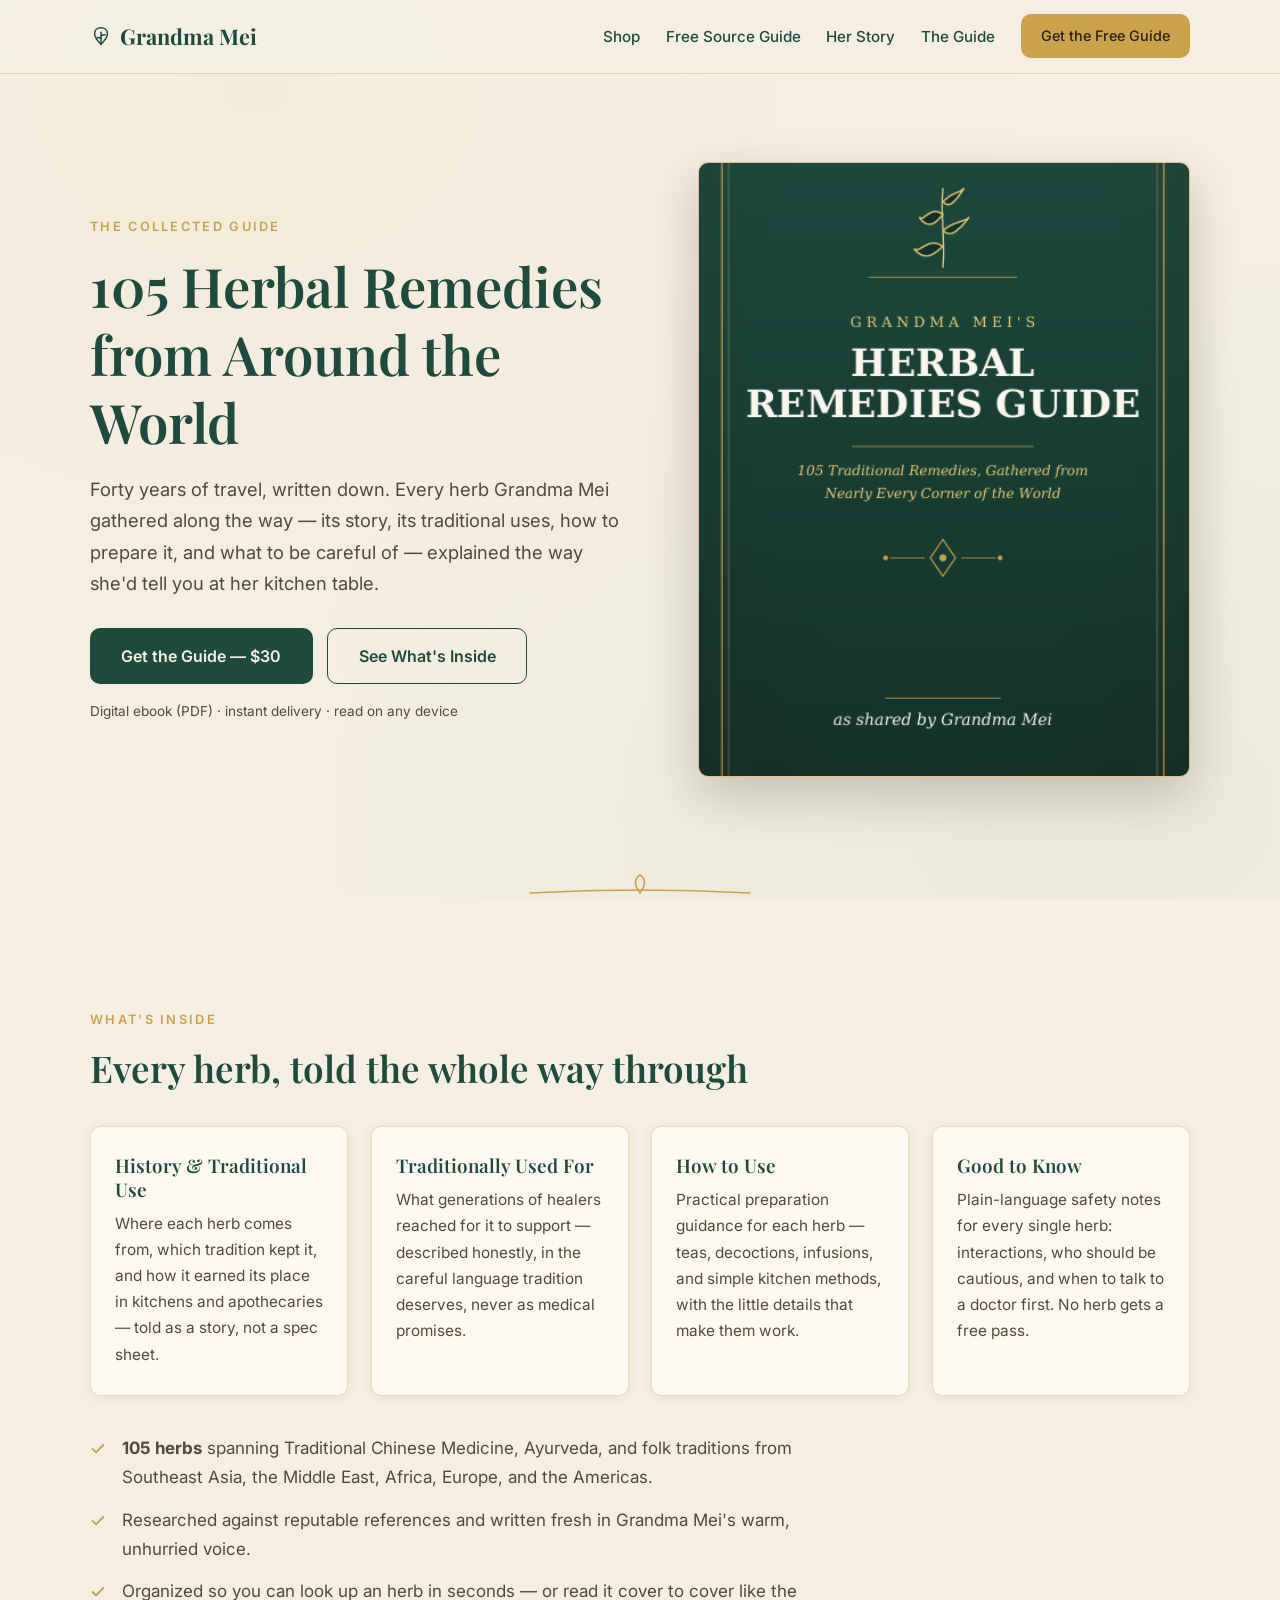
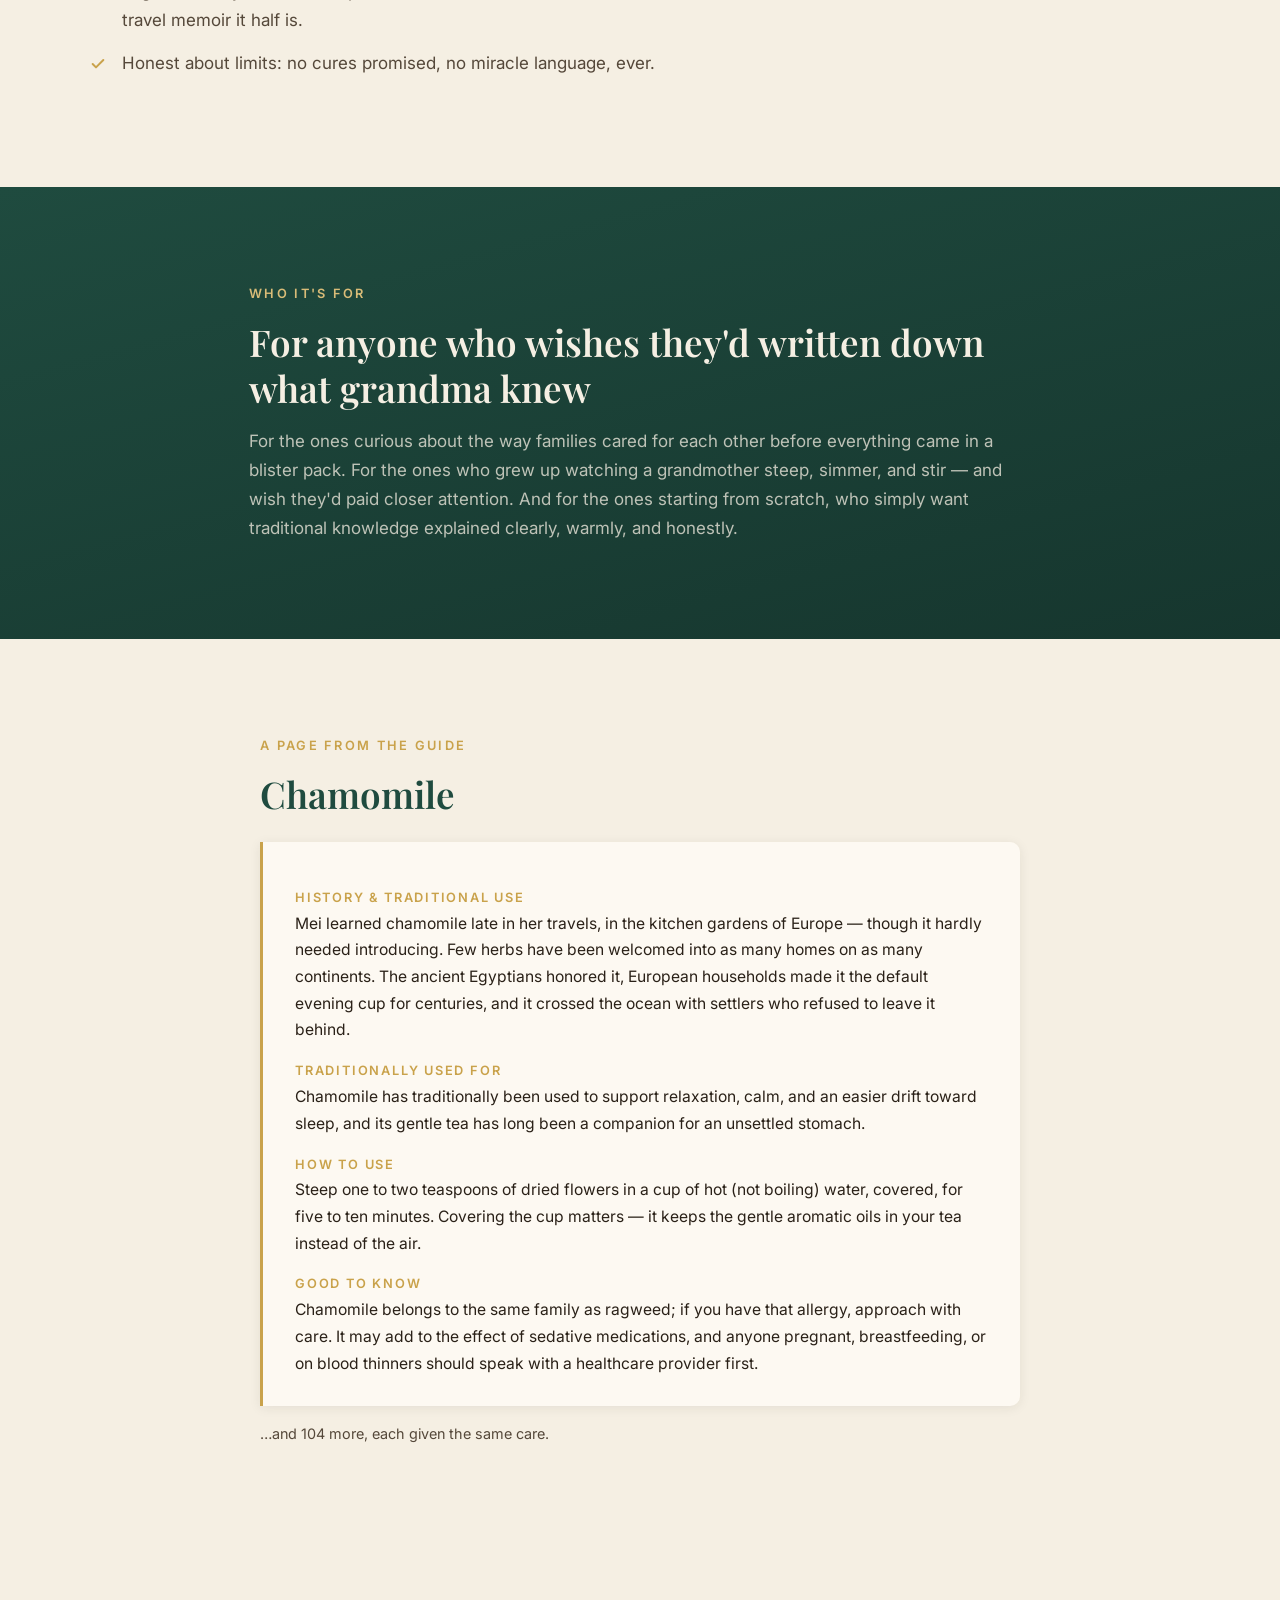
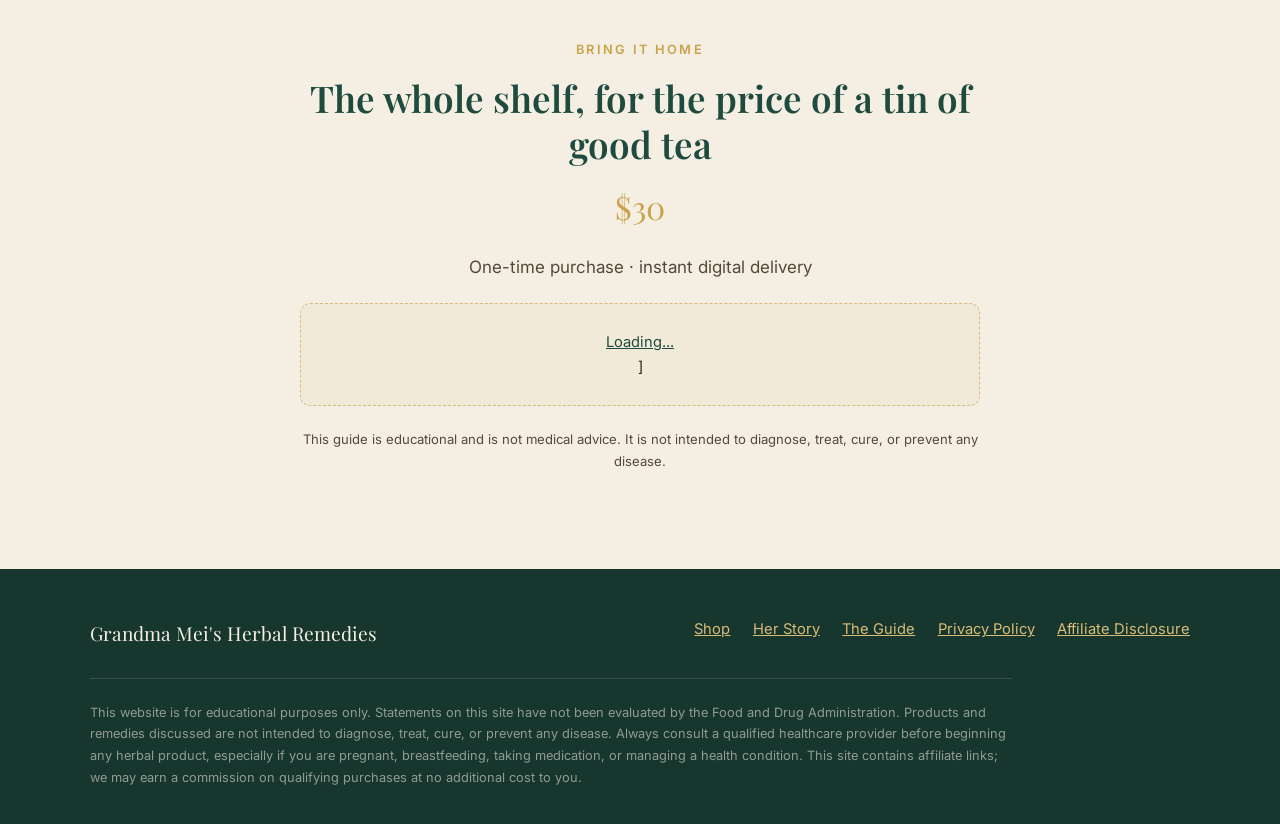
<file: ebook.html>
<!DOCTYPE html>
<html lang="en">
<head>
  <meta charset="UTF-8">
  <meta name="viewport" content="width=device-width, initial-scale=1.0">
  <title>The Guide — 105 Herbal Remedies from Around the World | Grandma Mei</title>
  <meta name="description" content="Grandma Mei's complete collected guide: 105 herbs from traditions across the world, each with its history, traditional uses, preparation guidance, and honest safety notes.">
  <link rel="preconnect" href="https://fonts.googleapis.com">
  <link rel="preconnect" href="https://fonts.gstatic.com" crossorigin>
  <link href="https://fonts.googleapis.com/css2?family=Playfair+Display:wght@600;700&family=Inter:wght@400;500;600&display=swap" rel="stylesheet">
  <link rel="stylesheet" href="css/styles.css">
  <!-- MailerLite Universal -->
<script>
    (function(w,d,e,u,f,l,n){w[f]=w[f]||function(){(w[f].q=w[f].q||[])
    .push(arguments);},l=d.createElement(e),l.async=1,l.src=u,
    n=d.getElementsByTagName(e)[0],n.parentNode.insertBefore(l,n);})
    (window,document,'script','https://assets.mailerlite.com/js/universal.js','ml');
    ml('account', '2549999');
</script>
<!-- End MailerLite Universal -->
</head>
<body>

  <header class="site-header">
    <div class="container site-header__inner">
      <a href="index.html" class="brand">
        <svg class="brand__leaf" viewBox="0 0 24 24" fill="none" stroke="currentColor" stroke-width="1.6" stroke-linecap="round" aria-hidden="true">
          <path d="M12 21c-4-4-7-7.6-7-11.5C5 5.5 8 3 12 3s7 2.5 7 6.5C19 13.4 16 17 12 21z"/><path d="M12 21V8"/>
          <path d="M12 12c1.5-1 3-1.4 4.5-1.2M12 15c-1.5-1-3-1.4-4.5-1.2"/>
        </svg>
        Grandma Mei
      </a>
      <button class="nav-toggle" aria-label="Toggle navigation" aria-expanded="false">
        <span></span><span></span><span></span>
      </button>
      <nav class="site-nav" aria-label="Main navigation">
        <a class="link-underline" href="shop.html">Shop</a>
        <a class="link-underline" href="sourceguide.html">Free Source Guide</a>
        <a class="link-underline" href="story.html">Her Story</a>
        <a class="link-underline" href="ebook.html" aria-current="page">The Guide</a>
        <a class="btn btn--gold" href="index.html#free-guide">Get the Free Guide</a>
      </nav>
    </div>
  </header>

  <main>
    <!-- ================= Sales hero ================= -->
    <section class="hero">
      <div class="container hero__grid">
        <div>
          <p class="eyebrow reveal">The Collected Guide</p>
          <h1 class="hero__title reveal" style="--reveal-delay: 80ms;">105 Herbal Remedies from Around the World</h1>
          <p class="hero__lede reveal" style="--reveal-delay: 160ms;">Forty years of travel, written down. Every herb Grandma Mei gathered along the way — its story, its traditional uses, how to prepare it, and what to be careful of — explained the way she'd tell you at her kitchen table.</p>
          <div class="hero__ctas reveal" style="--reveal-delay: 240ms;">
            <a class="btn btn--primary" href="#buy">Get the Guide — $30</a>
            <a class="btn btn--outline" href="#inside">See What's Inside</a>
          </div>
          <p class="muted reveal" style="--reveal-delay: 300ms; font-size: 0.85rem; margin-top: 1rem;">Digital ebook (PDF) · instant delivery · read on any device</p>
        </div>
        <div class="reveal" style="--reveal-delay: 200ms;">
<div class="portrait-frame" style="aspect-ratio: 4 / 5;">
  <img src="images/105ebook.png"
       alt="Cover of '105 Herbal Remedies from Around the World' — jade green with gold serif lettering and botanical illustrations."
       width="600" height="750"
       style="width:100%; height:100%; object-fit:cover;">
</div>
        </div>
      </div>
    </section>

    <div class="divider reveal" data-draw aria-hidden="true">
      <svg viewBox="0 0 240 40">
        <path d="M10 20 Q 120 14, 230 20"/>
        <path d="M120 20 C 114 12, 114 6, 120 2 C 126 6, 126 12, 120 20"/>
      </svg>
    </div>

    <!-- ================= What's inside ================= -->
    <section id="inside">
      <div class="container">
        <p class="eyebrow reveal">What's Inside</p>
        <h2 class="reveal">Every herb, told the whole way through</h2>
        <div class="card-grid">
          <div class="card reveal">
            <h3>History &amp; Traditional Use</h3>
            <p>Where each herb comes from, which tradition kept it, and how it earned its place in kitchens and apothecaries — told as a story, not a spec sheet.</p>
          </div>
          <div class="card reveal" style="--reveal-delay: 100ms;">
            <h3>Traditionally Used For</h3>
            <p>What generations of healers reached for it to support — described honestly, in the careful language tradition deserves, never as medical promises.</p>
          </div>
          <div class="card reveal" style="--reveal-delay: 200ms;">
            <h3>How to Use</h3>
            <p>Practical preparation guidance for each herb — teas, decoctions, infusions, and simple kitchen methods, with the little details that make them work.</p>
          </div>
          <div class="card reveal" style="--reveal-delay: 300ms;">
            <h3>Good to Know</h3>
            <p>Plain-language safety notes for every single herb: interactions, who should be cautious, and when to talk to a doctor first. No herb gets a free pass.</p>
          </div>
        </div>

        <ul class="checklist" style="margin-top: 2.4rem; max-width: 44em;">
          <li class="reveal"><strong>105 herbs</strong> spanning Traditional Chinese Medicine, Ayurveda, and folk traditions from Southeast Asia, the Middle East, Africa, Europe, and the Americas.</li>
          <li class="reveal">Researched against reputable references and written fresh in Grandma Mei's warm, unhurried voice.</li>
          <li class="reveal">Organized so you can look up an herb in seconds — or read it cover to cover like the travel memoir it half is.</li>
          <li class="reveal">Honest about limits: no cures promised, no miracle language, ever.</li>
        </ul>
      </div>
    </section>

    <!-- ================= Who it's for (jade band) ================= -->
    <section class="band">
      <div class="container" style="max-width: 46em;">
        <p class="eyebrow reveal">Who It's For</p>
        <h2 class="reveal">For anyone who wishes they'd written down what grandma knew</h2>
        <p class="muted reveal" style="--reveal-delay: 100ms; margin-top: 1rem;">For the ones curious about the way families cared for each other before everything came in a blister pack. For the ones who grew up watching a grandmother steep, simmer, and stir — and wish they'd paid closer attention. And for the ones starting from scratch, who simply want traditional knowledge explained clearly, warmly, and honestly.</p>
      </div>
    </section>

    <!-- ================= Excerpt ================= -->
    <section>
      <div class="container container--narrow">
        <p class="eyebrow reveal">A Page from the Guide</p>
        <h2 class="reveal">Chamomile</h2>
        <div class="excerpt reveal" style="--reveal-delay: 120ms; margin-top: 1.6rem;">
          <h4>History &amp; Traditional Use</h4>
          <p>Mei learned chamomile late in her travels, in the kitchen gardens of Europe — though it hardly needed introducing. Few herbs have been welcomed into as many homes on as many continents. The ancient Egyptians honored it, European households made it the default evening cup for centuries, and it crossed the ocean with settlers who refused to leave it behind.</p>
          <h4>Traditionally Used For</h4>
          <p>Chamomile has traditionally been used to support relaxation, calm, and an easier drift toward sleep, and its gentle tea has long been a companion for an unsettled stomach.</p>
          <h4>How to Use</h4>
          <p>Steep one to two teaspoons of dried flowers in a cup of hot (not boiling) water, covered, for five to ten minutes. Covering the cup matters — it keeps the gentle aromatic oils in your tea instead of the air.</p>
          <h4>Good to Know</h4>
          <p>Chamomile belongs to the same family as ragweed; if you have that allergy, approach with care. It may add to the effect of sedative medications, and anyone pregnant, breastfeeding, or on blood thinners should speak with a healthcare provider first.</p>
        </div>
        <p class="muted reveal" style="font-size: 0.9rem; margin-top: 1rem;">…and 104 more, each given the same care.</p>
      </div>
    </section>

    <!-- ================= Buy (Gumroad) ================= -->
    <section id="buy">
      <div class="container" style="text-align:center; max-width: 40em;">
        <p class="eyebrow reveal">Bring It Home</p>
        <h2 class="reveal">The whole shelf, for the price of a tin of good tea</h2>
        <p class="price-tag reveal" style="--reveal-delay: 80ms; margin-top: 0.8rem;">$30</p>
        <p class="muted reveal" style="--reveal-delay: 140ms;">One-time purchase · instant digital delivery</p>
        <!-- Gumroad embedded checkout goes here once the product is live.
             Use Gumroad's overlay or embed widget; it handles payment,
             delivery, and receipts — no custom payment logic on this site. -->
        <div class="embed-placeholder reveal" style="--reveal-delay: 200ms;">
          <script src="https://gumroad.com/js/gumroad-embed.js"></script>
<div class="gumroad-product-embed"><a href="https://herbsguru.gumroad.com/l/105HerbalRemediesfromAroundtheWorld">Loading...</a></div>]<br>

        </div>
        <p class="muted reveal" style="--reveal-delay: 260ms; font-size: 0.82rem; margin-top: 1.4rem;">This guide is educational and is not medical advice. It is not intended to diagnose, treat, cure, or prevent any disease.</p>
      </div>
    </section>
  </main>

  <footer class="site-footer">
    <div class="container">
      <div class="site-footer__grid">
        <div class="site-footer__brand">Grandma Mei's Herbal Remedies</div>
        <nav class="site-footer__links" aria-label="Footer navigation">
          <a href="shop.html">Shop</a>
          <a href="story.html">Her Story</a>
          <a href="ebook.html">The Guide</a>
          <a href="privacy.html">Privacy Policy</a>
          <a href="privacy.html#affiliate-disclosure">Affiliate Disclosure</a>
        </nav>
      </div>
      <p class="site-footer__disclaimer">This website is for educational purposes only. Statements on this site have not been evaluated by the Food and Drug Administration. Products and remedies discussed are not intended to diagnose, treat, cure, or prevent any disease. Always consult a qualified healthcare provider before beginning any herbal product, especially if you are pregnant, breastfeeding, taking medication, or managing a health condition. This site contains affiliate links; we may earn a commission on qualifying purchases at no additional cost to you.</p>
    </div>
  </footer>

  <script src="js/main.js" defer></script>
</body>
</html>
</file>
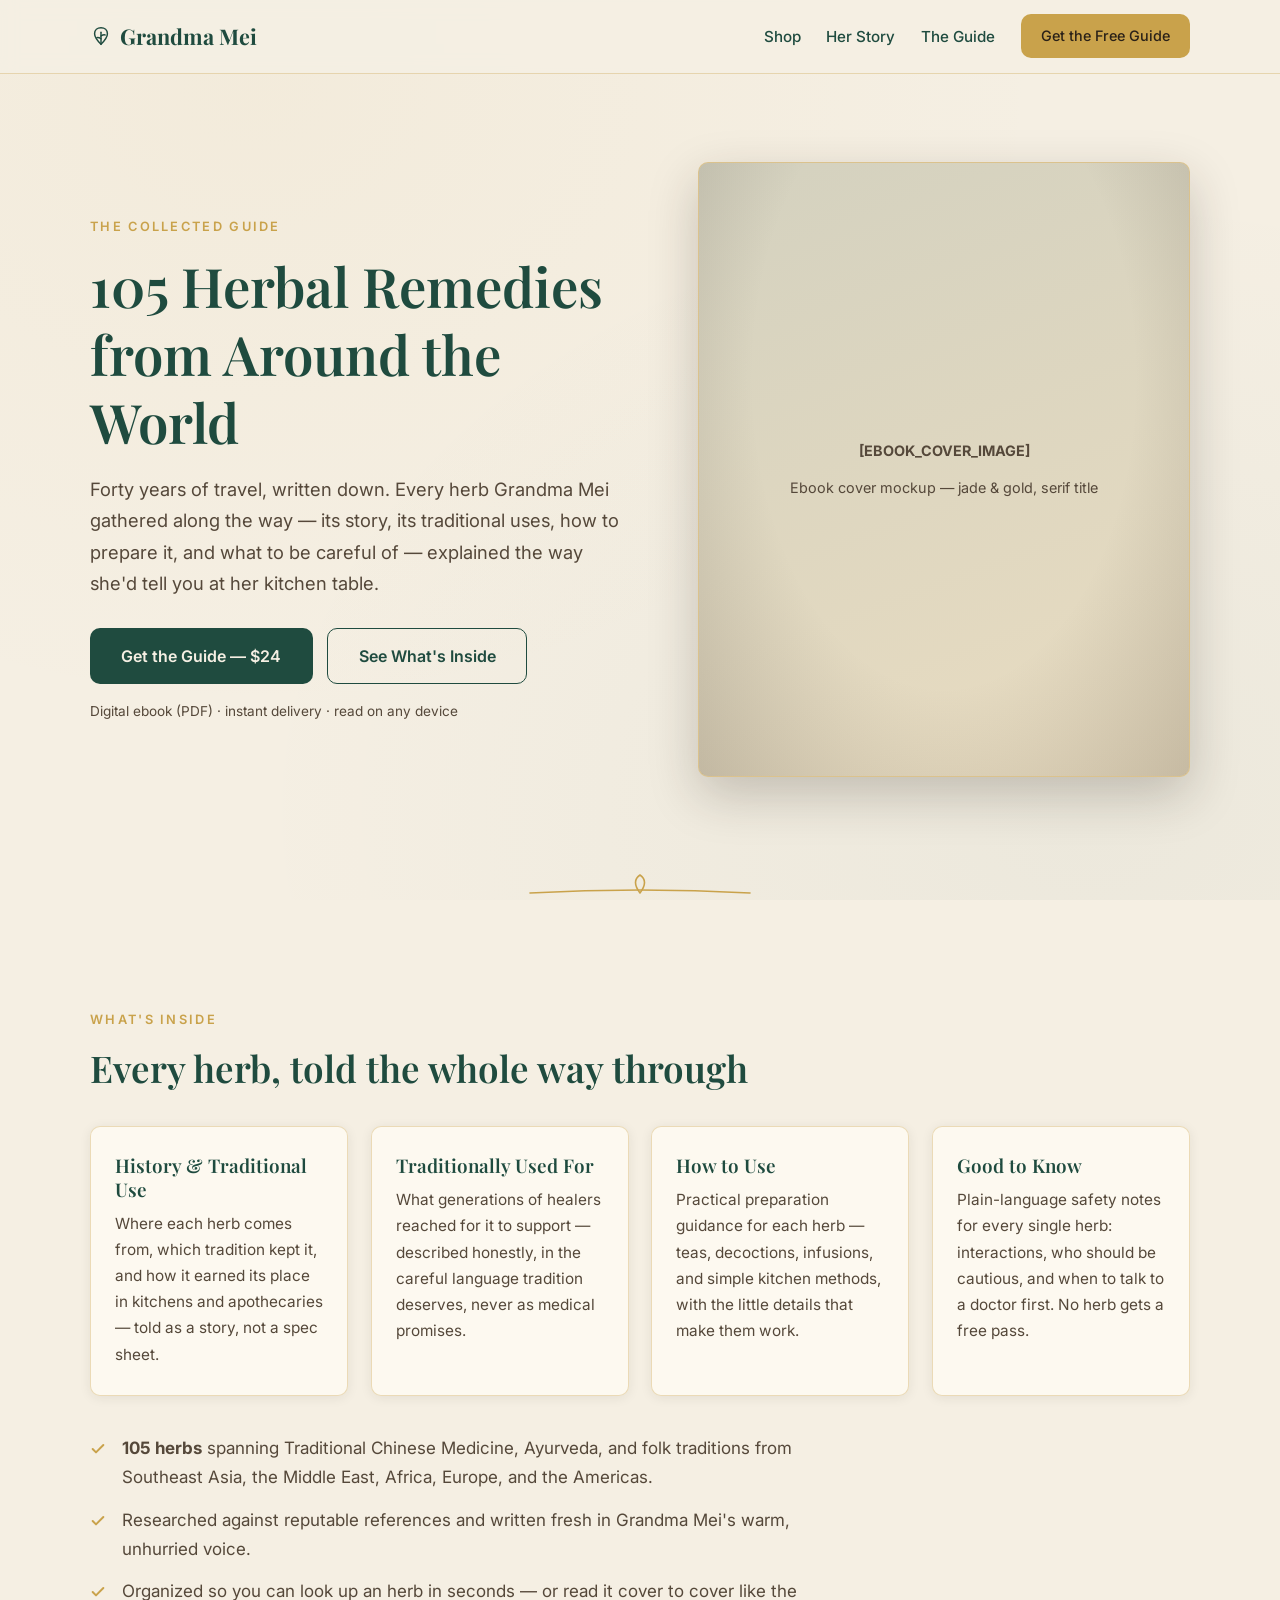
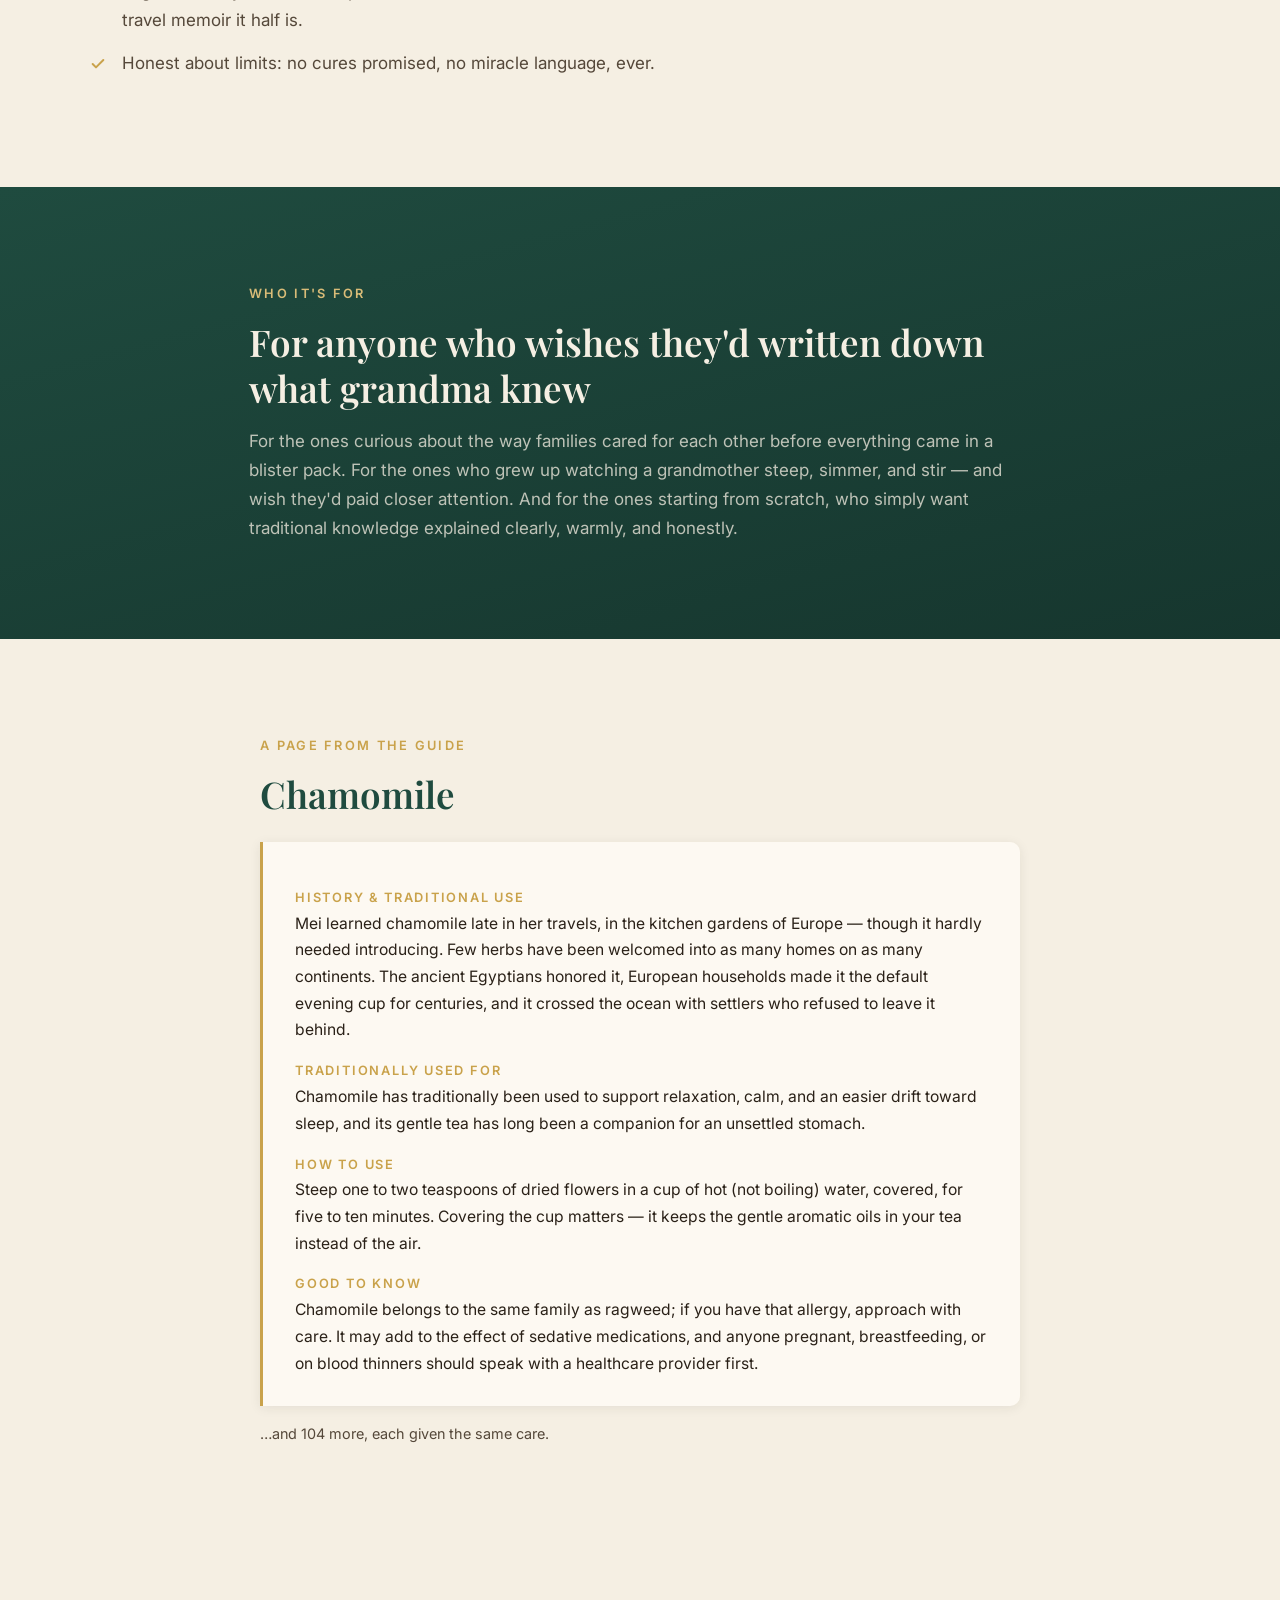
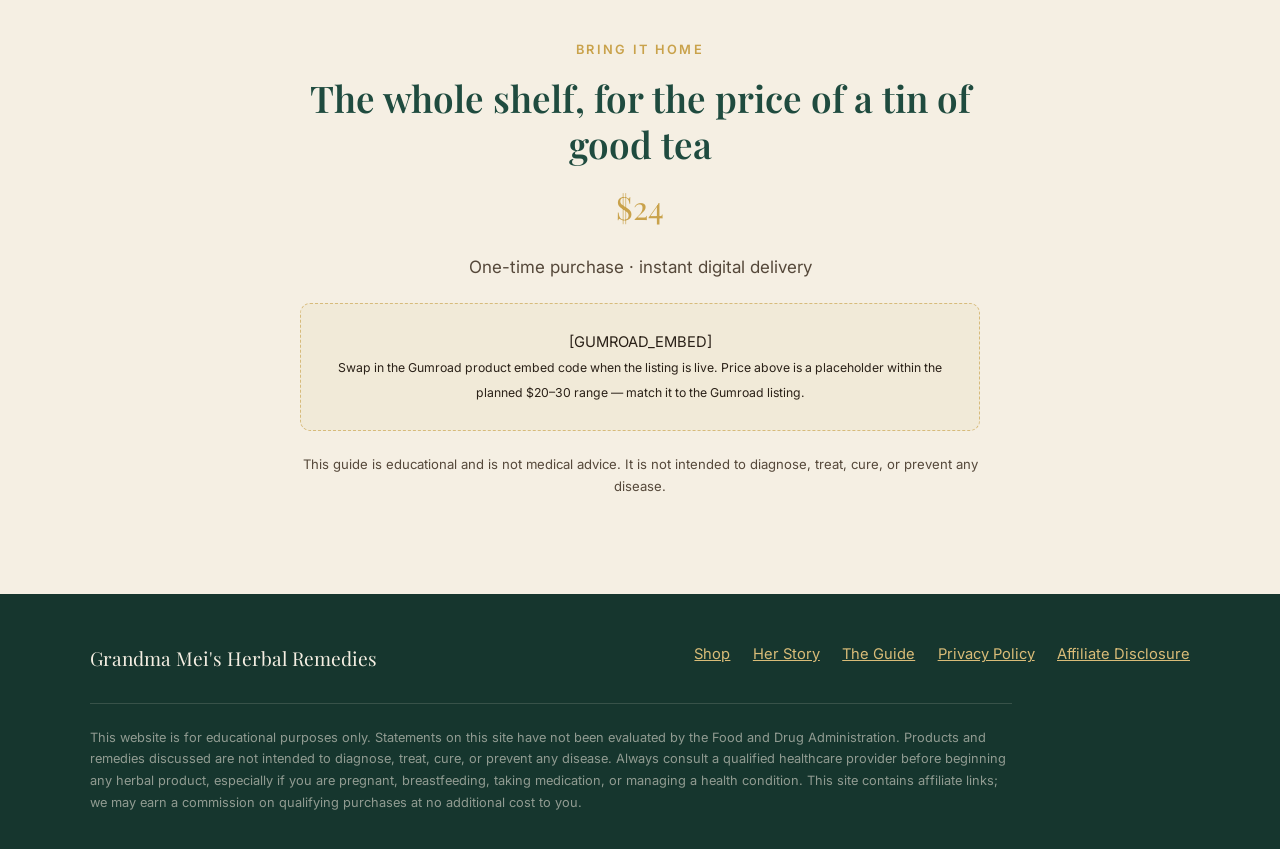
<file: EBOOK~1.HTM>
<!DOCTYPE html>
<html lang="en">
<head>
  <meta charset="UTF-8">
  <meta name="viewport" content="width=device-width, initial-scale=1.0">
  <title>The Guide — 105 Herbal Remedies from Around the World | Grandma Mei</title>
  <meta name="description" content="Grandma Mei's complete collected guide: 105 herbs from traditions across the world, each with its history, traditional uses, preparation guidance, and honest safety notes.">
  <link rel="preconnect" href="https://fonts.googleapis.com">
  <link rel="preconnect" href="https://fonts.gstatic.com" crossorigin>
  <link href="https://fonts.googleapis.com/css2?family=Playfair+Display:wght@600;700&family=Inter:wght@400;500;600&display=swap" rel="stylesheet">
  <link rel="stylesheet" href="css/styles.css">
</head>
<body>

  <header class="site-header">
    <div class="container site-header__inner">
      <a href="index.html" class="brand">
        <svg class="brand__leaf" viewBox="0 0 24 24" fill="none" stroke="currentColor" stroke-width="1.6" stroke-linecap="round" aria-hidden="true">
          <path d="M12 21c-4-4-7-7.6-7-11.5C5 5.5 8 3 12 3s7 2.5 7 6.5C19 13.4 16 17 12 21z"/><path d="M12 21V8"/>
          <path d="M12 12c1.5-1 3-1.4 4.5-1.2M12 15c-1.5-1-3-1.4-4.5-1.2"/>
        </svg>
        Grandma Mei
      </a>
      <button class="nav-toggle" aria-label="Toggle navigation" aria-expanded="false">
        <span></span><span></span><span></span>
      </button>
      <nav class="site-nav" aria-label="Main navigation">
        <a class="link-underline" href="shop.html">Shop</a>
        <a class="link-underline" href="story.html">Her Story</a>
        <a class="link-underline" href="ebook.html" aria-current="page">The Guide</a>
        <a class="btn btn--gold" href="index.html#free-guide">Get the Free Guide</a>
      </nav>
    </div>
  </header>

  <main>
    <!-- ================= Sales hero ================= -->
    <section class="hero">
      <div class="container hero__grid">
        <div>
          <p class="eyebrow reveal">The Collected Guide</p>
          <h1 class="hero__title reveal" style="--reveal-delay: 80ms;">105 Herbal Remedies from Around the World</h1>
          <p class="hero__lede reveal" style="--reveal-delay: 160ms;">Forty years of travel, written down. Every herb Grandma Mei gathered along the way — its story, its traditional uses, how to prepare it, and what to be careful of — explained the way she'd tell you at her kitchen table.</p>
          <div class="hero__ctas reveal" style="--reveal-delay: 240ms;">
            <a class="btn btn--primary" href="#buy">Get the Guide — $24</a>
            <a class="btn btn--outline" href="#inside">See What's Inside</a>
          </div>
          <p class="muted reveal" style="--reveal-delay: 300ms; font-size: 0.85rem; margin-top: 1rem;">Digital ebook (PDF) · instant delivery · read on any device</p>
        </div>
        <div class="reveal" style="--reveal-delay: 200ms;">
          <div class="portrait-frame" style="aspect-ratio: 4 / 5;">
            <!-- Replace with the ebook cover mockup when ready -->
            <div class="portrait-placeholder">
              <strong>[EBOOK_COVER_IMAGE]</strong>
              <span>Ebook cover mockup — jade &amp; gold, serif title</span>
            </div>
          </div>
        </div>
      </div>
    </section>

    <div class="divider reveal" data-draw aria-hidden="true">
      <svg viewBox="0 0 240 40">
        <path d="M10 20 Q 120 14, 230 20"/>
        <path d="M120 20 C 114 12, 114 6, 120 2 C 126 6, 126 12, 120 20"/>
      </svg>
    </div>

    <!-- ================= What's inside ================= -->
    <section id="inside">
      <div class="container">
        <p class="eyebrow reveal">What's Inside</p>
        <h2 class="reveal">Every herb, told the whole way through</h2>
        <div class="card-grid">
          <div class="card reveal">
            <h3>History &amp; Traditional Use</h3>
            <p>Where each herb comes from, which tradition kept it, and how it earned its place in kitchens and apothecaries — told as a story, not a spec sheet.</p>
          </div>
          <div class="card reveal" style="--reveal-delay: 100ms;">
            <h3>Traditionally Used For</h3>
            <p>What generations of healers reached for it to support — described honestly, in the careful language tradition deserves, never as medical promises.</p>
          </div>
          <div class="card reveal" style="--reveal-delay: 200ms;">
            <h3>How to Use</h3>
            <p>Practical preparation guidance for each herb — teas, decoctions, infusions, and simple kitchen methods, with the little details that make them work.</p>
          </div>
          <div class="card reveal" style="--reveal-delay: 300ms;">
            <h3>Good to Know</h3>
            <p>Plain-language safety notes for every single herb: interactions, who should be cautious, and when to talk to a doctor first. No herb gets a free pass.</p>
          </div>
        </div>

        <ul class="checklist" style="margin-top: 2.4rem; max-width: 44em;">
          <li class="reveal"><strong>105 herbs</strong> spanning Traditional Chinese Medicine, Ayurveda, and folk traditions from Southeast Asia, the Middle East, Africa, Europe, and the Americas.</li>
          <li class="reveal">Researched against reputable references and written fresh in Grandma Mei's warm, unhurried voice.</li>
          <li class="reveal">Organized so you can look up an herb in seconds — or read it cover to cover like the travel memoir it half is.</li>
          <li class="reveal">Honest about limits: no cures promised, no miracle language, ever.</li>
        </ul>
      </div>
    </section>

    <!-- ================= Who it's for (jade band) ================= -->
    <section class="band">
      <div class="container" style="max-width: 46em;">
        <p class="eyebrow reveal">Who It's For</p>
        <h2 class="reveal">For anyone who wishes they'd written down what grandma knew</h2>
        <p class="muted reveal" style="--reveal-delay: 100ms; margin-top: 1rem;">For the ones curious about the way families cared for each other before everything came in a blister pack. For the ones who grew up watching a grandmother steep, simmer, and stir — and wish they'd paid closer attention. And for the ones starting from scratch, who simply want traditional knowledge explained clearly, warmly, and honestly.</p>
      </div>
    </section>

    <!-- ================= Excerpt ================= -->
    <section>
      <div class="container container--narrow">
        <p class="eyebrow reveal">A Page from the Guide</p>
        <h2 class="reveal">Chamomile</h2>
        <div class="excerpt reveal" style="--reveal-delay: 120ms; margin-top: 1.6rem;">
          <h4>History &amp; Traditional Use</h4>
          <p>Mei learned chamomile late in her travels, in the kitchen gardens of Europe — though it hardly needed introducing. Few herbs have been welcomed into as many homes on as many continents. The ancient Egyptians honored it, European households made it the default evening cup for centuries, and it crossed the ocean with settlers who refused to leave it behind.</p>
          <h4>Traditionally Used For</h4>
          <p>Chamomile has traditionally been used to support relaxation, calm, and an easier drift toward sleep, and its gentle tea has long been a companion for an unsettled stomach.</p>
          <h4>How to Use</h4>
          <p>Steep one to two teaspoons of dried flowers in a cup of hot (not boiling) water, covered, for five to ten minutes. Covering the cup matters — it keeps the gentle aromatic oils in your tea instead of the air.</p>
          <h4>Good to Know</h4>
          <p>Chamomile belongs to the same family as ragweed; if you have that allergy, approach with care. It may add to the effect of sedative medications, and anyone pregnant, breastfeeding, or on blood thinners should speak with a healthcare provider first.</p>
        </div>
        <p class="muted reveal" style="font-size: 0.9rem; margin-top: 1rem;">…and 104 more, each given the same care.</p>
      </div>
    </section>

    <!-- ================= Buy (Gumroad) ================= -->
    <section id="buy">
      <div class="container" style="text-align:center; max-width: 40em;">
        <p class="eyebrow reveal">Bring It Home</p>
        <h2 class="reveal">The whole shelf, for the price of a tin of good tea</h2>
        <p class="price-tag reveal" style="--reveal-delay: 80ms; margin-top: 0.8rem;">$24</p>
        <p class="muted reveal" style="--reveal-delay: 140ms;">One-time purchase · instant digital delivery</p>
        <!-- Gumroad embedded checkout goes here once the product is live.
             Use Gumroad's overlay or embed widget; it handles payment,
             delivery, and receipts — no custom payment logic on this site. -->
        <div class="embed-placeholder reveal" style="--reveal-delay: 200ms;">
          [GUMROAD_EMBED]<br>
          <small>Swap in the Gumroad product embed code when the listing is live. Price above is a placeholder within the planned $20–30 range — match it to the Gumroad listing.</small>
        </div>
        <p class="muted reveal" style="--reveal-delay: 260ms; font-size: 0.82rem; margin-top: 1.4rem;">This guide is educational and is not medical advice. It is not intended to diagnose, treat, cure, or prevent any disease.</p>
      </div>
    </section>
  </main>

  <footer class="site-footer">
    <div class="container">
      <div class="site-footer__grid">
        <div class="site-footer__brand">Grandma Mei's Herbal Remedies</div>
        <nav class="site-footer__links" aria-label="Footer navigation">
          <a href="shop.html">Shop</a>
          <a href="story.html">Her Story</a>
          <a href="ebook.html">The Guide</a>
          <a href="privacy.html">Privacy Policy</a>
          <a href="privacy.html#affiliate-disclosure">Affiliate Disclosure</a>
        </nav>
      </div>
      <p class="site-footer__disclaimer">This website is for educational purposes only. Statements on this site have not been evaluated by the Food and Drug Administration. Products and remedies discussed are not intended to diagnose, treat, cure, or prevent any disease. Always consult a qualified healthcare provider before beginning any herbal product, especially if you are pregnant, breastfeeding, taking medication, or managing a health condition. This site contains affiliate links; we may earn a commission on qualifying purchases at no additional cost to you.</p>
    </div>
  </footer>

  <script src="js/main.js" defer></script>
</body>
</html>
</file>
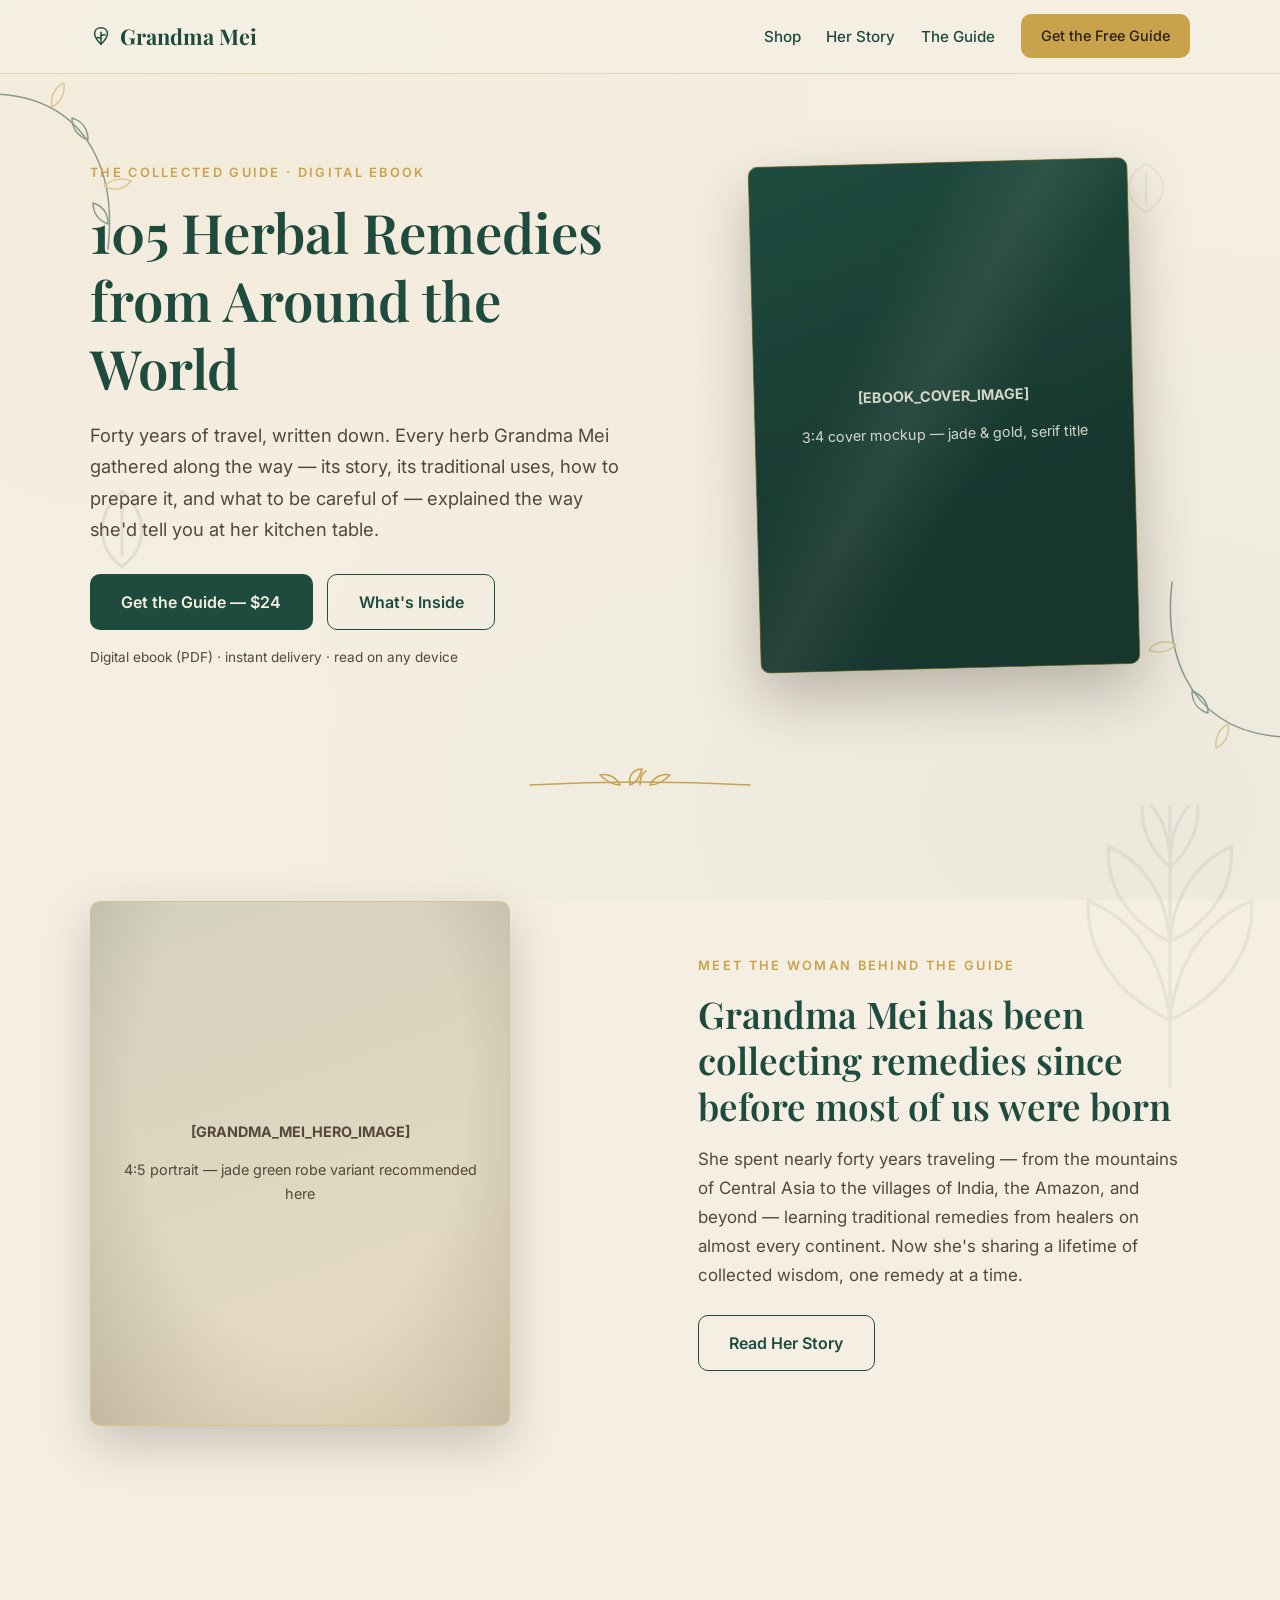
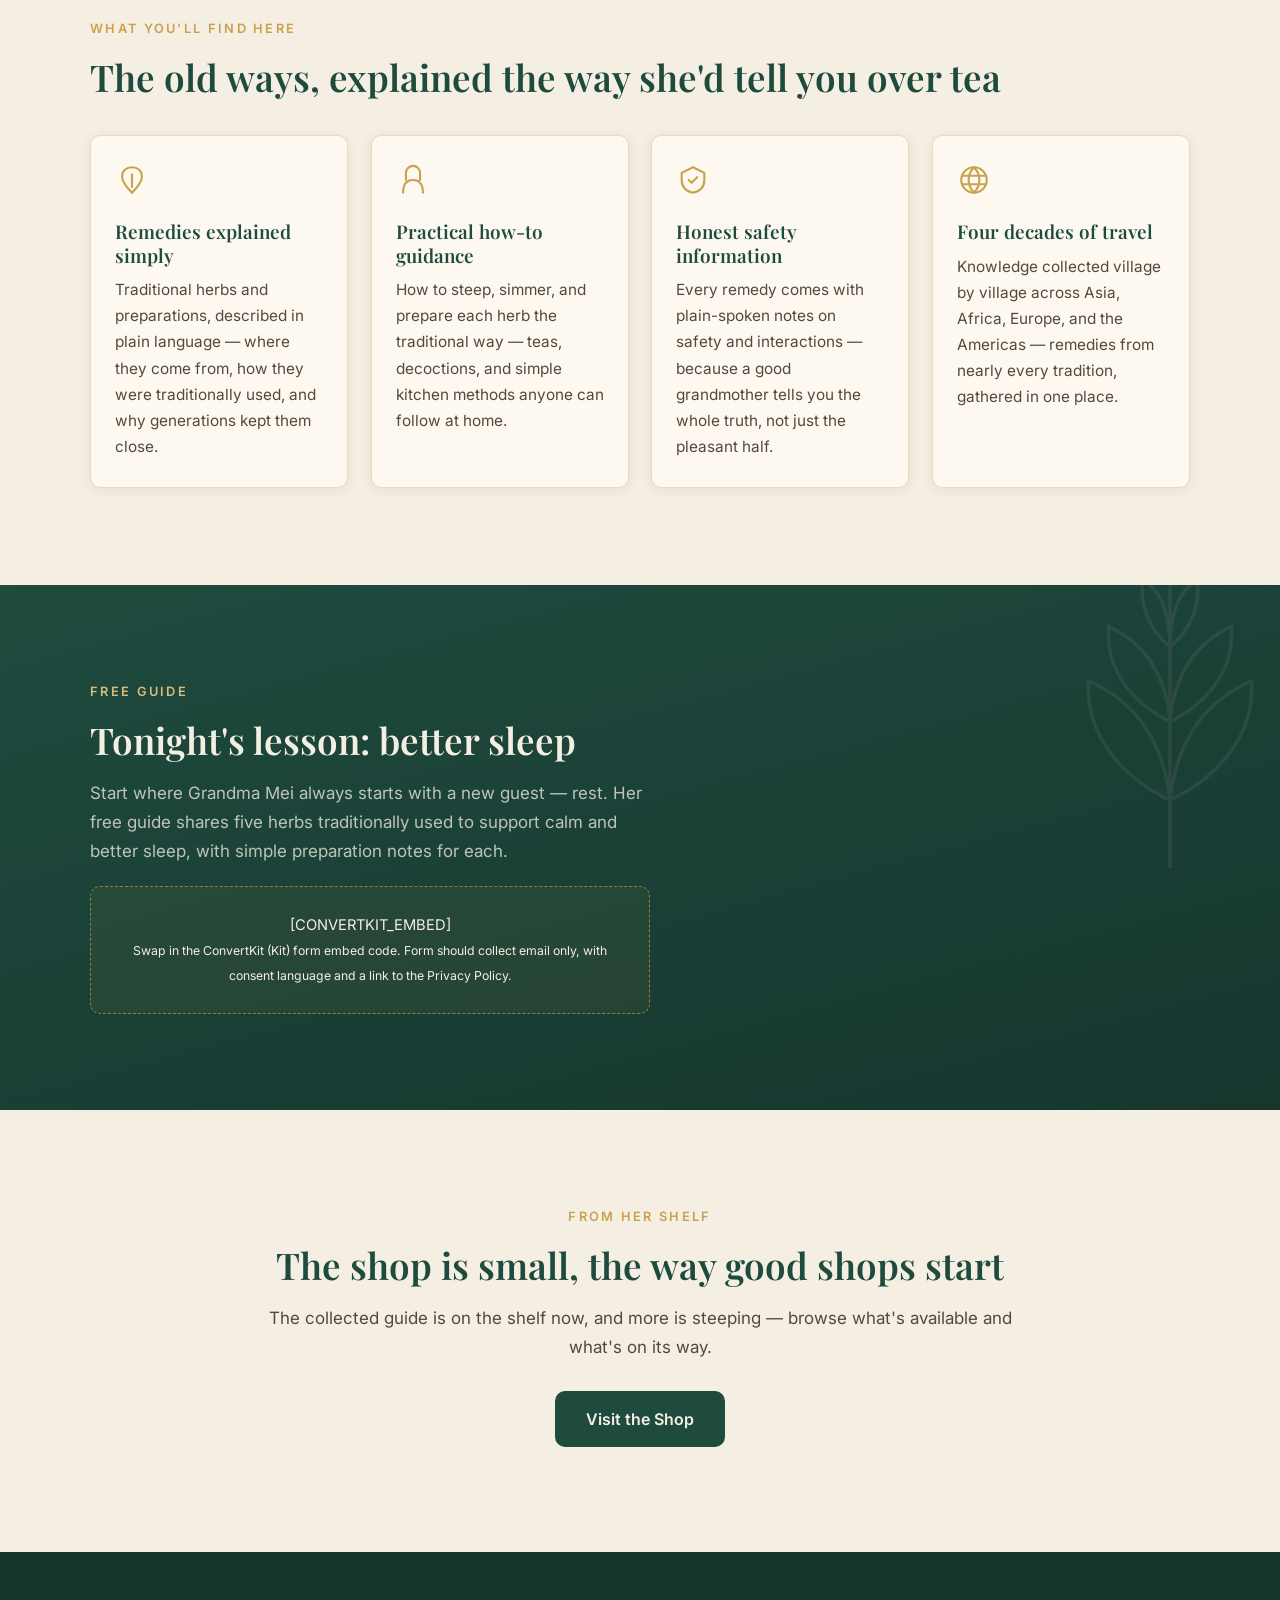
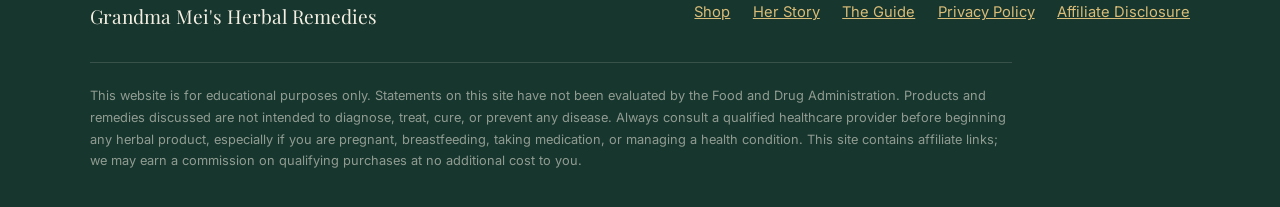
<file: INDEX~1.HTM>
<!DOCTYPE html>
<html lang="en">
<head>
  <meta charset="UTF-8">
  <meta name="viewport" content="width=device-width, initial-scale=1.0">
  <title>Grandma Mei's Herbal Remedies — 105 Traditional Remedies from Around the World</title>
  <meta name="description" content="105 traditional herbal remedies gathered across four decades of travel — each with its history, traditional uses, preparation guidance, and honest safety notes. By Grandma Mei.">
  <link rel="preconnect" href="https://fonts.googleapis.com">
  <link rel="preconnect" href="https://fonts.gstatic.com" crossorigin>
  <link href="https://fonts.googleapis.com/css2?family=Playfair+Display:wght@600;700&family=Inter:wght@400;500;600&display=swap" rel="stylesheet">
  <link rel="stylesheet" href="css/styles.css">
</head>
<body>

  <!-- ================= Header ================= -->
  <header class="site-header">
    <div class="container site-header__inner">
      <a href="index.html" class="brand">
        <svg class="brand__leaf" viewBox="0 0 24 24" fill="none" stroke="currentColor" stroke-width="1.6" stroke-linecap="round" aria-hidden="true">
          <path d="M12 21c-4-4-7-7.6-7-11.5C5 5.5 8 3 12 3s7 2.5 7 6.5C19 13.4 16 17 12 21z"/><path d="M12 21V8"/>
          <path d="M12 12c1.5-1 3-1.4 4.5-1.2M12 15c-1.5-1-3-1.4-4.5-1.2"/>
        </svg>
        Grandma Mei
      </a>
      <button class="nav-toggle" aria-label="Toggle navigation" aria-expanded="false">
        <span></span><span></span><span></span>
      </button>
      <nav class="site-nav" aria-label="Main navigation">
        <a class="link-underline" href="shop.html">Shop</a>
        <a class="link-underline" href="story.html">Her Story</a>
        <a class="link-underline" href="ebook.html">The Guide</a>
        <a class="btn btn--gold" href="#free-guide" data-open-modal>Get the Free Guide</a>
      </nav>
    </div>
  </header>

  <main>
    <!-- ================= Hero: THE EBOOK, front and center ================= -->
    <section class="hero">
      <div class="leaves" aria-hidden="true"></div>
      <div class="motes" aria-hidden="true"></div>
      <!-- Self-drawing corner vines -->
      <svg class="vine vine--tl" data-draw viewBox="0 0 190 190" aria-hidden="true">
        <path d="M-5 20 C 40 22, 75 40, 95 80 C 108 106, 112 140, 108 175"/>
        <path class="gold" d="M52 33 C 50 22, 55 13, 64 9 C 65 19, 61 28, 52 33"/>
        <path d="M88 66 C 78 62, 72 54, 72 44 C 82 47, 88 55, 88 66"/>
        <path class="gold" d="M104 112 C 112 105, 122 103, 131 107 C 125 115, 114 118, 104 112"/>
        <path d="M108 150 C 99 147, 93 139, 93 129 C 103 132, 108 140, 108 150"/>
      </svg>
      <svg class="vine vine--br" data-draw viewBox="0 0 190 190" aria-hidden="true">
        <path d="M-5 20 C 40 22, 75 40, 95 80 C 108 106, 112 140, 108 175"/>
        <path class="gold" d="M52 33 C 50 22, 55 13, 64 9 C 65 19, 61 28, 52 33"/>
        <path d="M88 66 C 78 62, 72 54, 72 44 C 82 47, 88 55, 88 66"/>
        <path class="gold" d="M104 112 C 112 105, 122 103, 131 107 C 125 115, 114 118, 104 112"/>
      </svg>
      <!-- Slow parallax botanicals drifting behind the content -->
      <svg class="parallax-leaf" data-parallax="-0.06" style="left: 6%; top: 60%; width: 90px;" viewBox="0 0 24 24" fill="none" stroke="currentColor" stroke-width="0.8" aria-hidden="true"><path d="M12 2 C 19 8, 19 17, 12 22 C 5 17, 5 8, 12 2 Z"/><path d="M12 5 V 19"/></svg>
      <svg class="parallax-leaf parallax-leaf--gold" data-parallax="0.05" style="right: 8%; top: 12%; width: 64px;" viewBox="0 0 24 24" fill="none" stroke="currentColor" stroke-width="0.8" aria-hidden="true"><path d="M12 3 C 20 7, 21 16, 12 21 C 3 16, 4 7, 12 3 Z"/><path d="M12 6 V 18"/></svg>

      <div class="container hero__grid">
        <div>
          <p class="eyebrow reveal">The Collected Guide · Digital Ebook</p>
          <h1 class="hero__title reveal" style="--reveal-delay: 80ms;">105 Herbal Remedies from Around the World</h1>
          <p class="hero__lede reveal" style="--reveal-delay: 160ms;">Forty years of travel, written down. Every herb Grandma Mei gathered along the way — its story, its traditional uses, how to prepare it, and what to be careful of — explained the way she'd tell you at her kitchen table.</p>
          <div class="hero__ctas reveal" style="--reveal-delay: 240ms;">
            <a class="btn btn--primary btn--breathe" href="ebook.html#buy">Get the Guide — $24</a>
            <a class="btn btn--outline" href="ebook.html">What's Inside</a>
          </div>
          <p class="muted reveal" style="--reveal-delay: 300ms; font-size: 0.85rem; margin-top: 1rem;">Digital ebook (PDF) · instant delivery · read on any device</p>
          <!-- Once Gumroad is live, the buy button above can become a direct
               Gumroad overlay link for one-click checkout straight from the
               homepage — swap its href for the Gumroad product URL and add
               Gumroad's overlay script: [GUMROAD_EMBED] -->
        </div>
        <div class="reveal" style="--reveal-delay: 200ms;">
          <div class="cover-frame">
            <!-- Replace with the real cover:
                 <img src="images/ebook-cover.jpg"
                      alt="Cover of '105 Herbal Remedies from Around the World' — jade green with gold serif lettering and botanical illustrations."
                      width="600" height="800"> -->
            <div class="portrait-placeholder">
              <strong>[EBOOK_COVER_IMAGE]</strong>
              <span>3:4 cover mockup — jade &amp; gold, serif title</span>
            </div>
          </div>
        </div>
      </div>
    </section>

    <!-- Botanical divider (self-drawing sprig) -->
    <div class="divider reveal" data-draw aria-hidden="true">
      <svg viewBox="0 0 240 40">
        <path d="M10 20 Q 120 14, 230 20"/>
        <path d="M100 20 C 96 12, 88 8, 80 10 C 86 16, 92 20, 100 20 M110 20 C 108 10, 114 4, 122 4 C 120 12, 116 18, 110 20 M130 20 C 134 12, 142 8, 150 10 C 144 16, 138 20, 130 20"/>
        <path d="M120 20 C 120 14, 122 8, 126 6"/>
      </svg>
    </div>

    <!-- ================= Meet Grandma Mei ================= -->
    <section class="bg-botanical">
      <div class="container hero__grid">
        <div class="reveal">
          <div class="steam-scene" style="display:block; max-width: 420px;">
            <svg class="steam steam--on-parchment" viewBox="0 0 60 90" aria-hidden="true">
              <path d="M30 85 C 22 70, 38 60, 30 45 C 24 33, 34 25, 30 12"/>
              <path d="M20 85 C 14 72, 27 62, 21 48 C 16 37, 25 28, 21 16"/>
              <path d="M41 85 C 35 71, 47 61, 40 46 C 35 36, 44 27, 40 14"/>
            </svg>
            <div class="portrait-frame">
              <!-- Replace this placeholder with the real portrait:
                   <img src="images/grandma-mei-hero.jpg"
                        alt="Grandma Mei, an elderly Chinese herbalist in a jade green silk robe, seated in her warmly lit home apothecary surrounded by hanging dried herbs and ceramic jars."
                        width="800" height="1000" data-lazy> -->
              <div class="portrait-placeholder">
                <strong>[GRANDMA_MEI_HERO_IMAGE]</strong>
                <span>4:5 portrait — jade green robe variant recommended here</span>
              </div>
            </div>
          </div>
        </div>
        <div>
          <p class="eyebrow reveal">Meet the Woman Behind the Guide</p>
          <h2 class="reveal" style="--reveal-delay: 80ms;">Grandma Mei has been collecting remedies since before most of us were born</h2>
          <p class="muted reveal" style="--reveal-delay: 160ms; margin-top: 1rem;">She spent nearly forty years traveling — from the mountains of Central Asia to the villages of India, the Amazon, and beyond — learning traditional remedies from healers on almost every continent. Now she's sharing a lifetime of collected wisdom, one remedy at a time.</p>
          <div class="hero__ctas reveal" style="--reveal-delay: 240ms; margin-top: 1.6rem;">
            <a class="btn btn--outline" href="story.html">Read Her Story</a>
          </div>
        </div>
      </div>
    </section>

    <!-- ================= What you'll find here ================= -->
    <section>
      <div class="container">
        <p class="eyebrow reveal">What You'll Find Here</p>
        <h2 class="reveal">The old ways, explained the way she'd tell you over tea</h2>
        <div class="card-grid">
          <div class="card reveal">
            <svg class="card__icon" viewBox="0 0 24 24" fill="none" stroke="currentColor" stroke-width="1.5" stroke-linecap="round" aria-hidden="true"><path d="M12 21c-4-4-7-7.6-7-11.5C5 5.5 8 3 12 3s7 2.5 7 6.5C19 13.4 16 17 12 21z"/><path d="M12 17V8"/></svg>
            <h3>Remedies explained simply</h3>
            <p>Traditional herbs and preparations, described in plain language — where they come from, how they were traditionally used, and why generations kept them close.</p>
          </div>
          <div class="card reveal" style="--reveal-delay: 100ms;">
            <svg class="card__icon" viewBox="0 0 24 24" fill="none" stroke="currentColor" stroke-width="1.5" stroke-linecap="round" stroke-linejoin="round" aria-hidden="true"><path d="M5 21c0-6 2-9 7-9s7 3 7 9"/><path d="M7 12V7a5 5 0 0 1 10 0v5"/></svg>
            <h3>Practical how-to guidance</h3>
            <p>How to steep, simmer, and prepare each herb the traditional way — teas, decoctions, and simple kitchen methods anyone can follow at home.</p>
          </div>
          <div class="card reveal" style="--reveal-delay: 200ms;">
            <svg class="card__icon" viewBox="0 0 24 24" fill="none" stroke="currentColor" stroke-width="1.5" stroke-linecap="round" stroke-linejoin="round" aria-hidden="true"><path d="M12 3l8 4v5c0 5-3.5 8-8 9-4.5-1-8-4-8-9V7z"/><path d="M9 12l2 2 4-4"/></svg>
            <h3>Honest safety information</h3>
            <p>Every remedy comes with plain-spoken notes on safety and interactions — because a good grandmother tells you the whole truth, not just the pleasant half.</p>
          </div>
          <div class="card reveal" style="--reveal-delay: 300ms;">
            <svg class="card__icon" viewBox="0 0 24 24" fill="none" stroke="currentColor" stroke-width="1.5" stroke-linecap="round" stroke-linejoin="round" aria-hidden="true"><circle cx="12" cy="12" r="9"/><path d="M3.6 9h16.8M3.6 15h16.8M12 3c2.5 2.6 3.8 5.7 3.8 9S14.5 18.4 12 21c-2.5-2.6-3.8-5.7-3.8-9S9.5 5.6 12 3z"/></svg>
            <h3>Four decades of travel</h3>
            <p>Knowledge collected village by village across Asia, Africa, Europe, and the Americas — remedies from nearly every tradition, gathered in one place.</p>
          </div>
        </div>
      </div>
    </section>

    <!-- ================= Email capture (jade band) ================= -->
    <section class="band bg-botanical" id="free-guide">
      <div class="container">
        <div class="email-capture">
          <p class="eyebrow reveal">Free Guide</p>
          <h2 class="reveal">Tonight's lesson: better sleep</h2>
          <p class="muted reveal" style="--reveal-delay: 100ms; margin-top: 1rem;">Start where Grandma Mei always starts with a new guest — rest. Her free guide shares five herbs traditionally used to support calm and better sleep, with simple preparation notes for each.</p>
          <!-- ConvertKit form embed goes here once the Kit account is live -->
          <div class="embed-placeholder reveal" style="--reveal-delay: 180ms;">
            [CONVERTKIT_EMBED]<br>
            <small>Swap in the ConvertKit (Kit) form embed code. Form should collect email only, with consent language and a link to the Privacy Policy.</small>
          </div>
        </div>
      </div>
    </section>

    <!-- ================= Shop teaser ================= -->
    <section>
      <div class="container" style="text-align:center; max-width: 44em;">
        <p class="eyebrow reveal">From Her Shelf</p>
        <h2 class="reveal">The shop is small, the way good shops start</h2>
        <p class="muted reveal" style="--reveal-delay: 100ms; margin-top: 1rem;">The collected guide is on the shelf now, and more is steeping — browse what's available and what's on its way.</p>
        <div class="reveal" style="--reveal-delay: 200ms; margin-top: 1.8rem;">
          <a class="btn btn--primary" href="shop.html">Visit the Shop</a>
        </div>
      </div>
    </section>
  </main>

  <!-- ================= Footer ================= -->
  <footer class="site-footer">
    <div class="container">
      <div class="site-footer__grid">
        <div class="site-footer__brand">Grandma Mei's Herbal Remedies</div>
        <nav class="site-footer__links" aria-label="Footer navigation">
          <a href="shop.html">Shop</a>
          <a href="story.html">Her Story</a>
          <a href="ebook.html">The Guide</a>
          <a href="privacy.html">Privacy Policy</a>
          <a href="privacy.html#affiliate-disclosure">Affiliate Disclosure</a>
        </nav>
      </div>
      <p class="site-footer__disclaimer">This website is for educational purposes only. Statements on this site have not been evaluated by the Food and Drug Administration. Products and remedies discussed are not intended to diagnose, treat, cure, or prevent any disease. Always consult a qualified healthcare provider before beginning any herbal product, especially if you are pregnant, breastfeeding, taking medication, or managing a health condition. This site contains affiliate links; we may earn a commission on qualifying purchases at no additional cost to you.</p>
    </div>
  </footer>

  <!-- ================= First-visit email modal (soft gate, dismissible) ================= -->
  <div class="modal-overlay" id="email-modal" role="dialog" aria-modal="true" aria-labelledby="modal-title" aria-hidden="true">
    <div class="modal">
      <button class="modal__close" aria-label="Close">&times;</button>
      <svg class="modal__leaf" viewBox="0 0 24 24" fill="none" stroke="currentColor" stroke-width="1.4" stroke-linecap="round" aria-hidden="true">
        <path d="M12 21c-4-4-7-7.6-7-11.5C5 5.5 8 3 12 3s7 2.5 7 6.5C19 13.4 16 17 12 21z"/><path d="M12 17V8"/>
      </svg>
      <h2 id="modal-title">A small gift before you look around</h2>
      <p>Grandma Mei's free guide — five herbs traditionally used to support calm and better sleep, with simple preparation notes for each. Where should she send it?</p>
      <div class="embed-placeholder">
        [CONVERTKIT_EMBED]<br>
        <small>Same ConvertKit form embed as the inline section.</small>
      </div>
    </div>
  </div>

  <script src="js/main.js" defer></script>
</body>
</html>
</file>
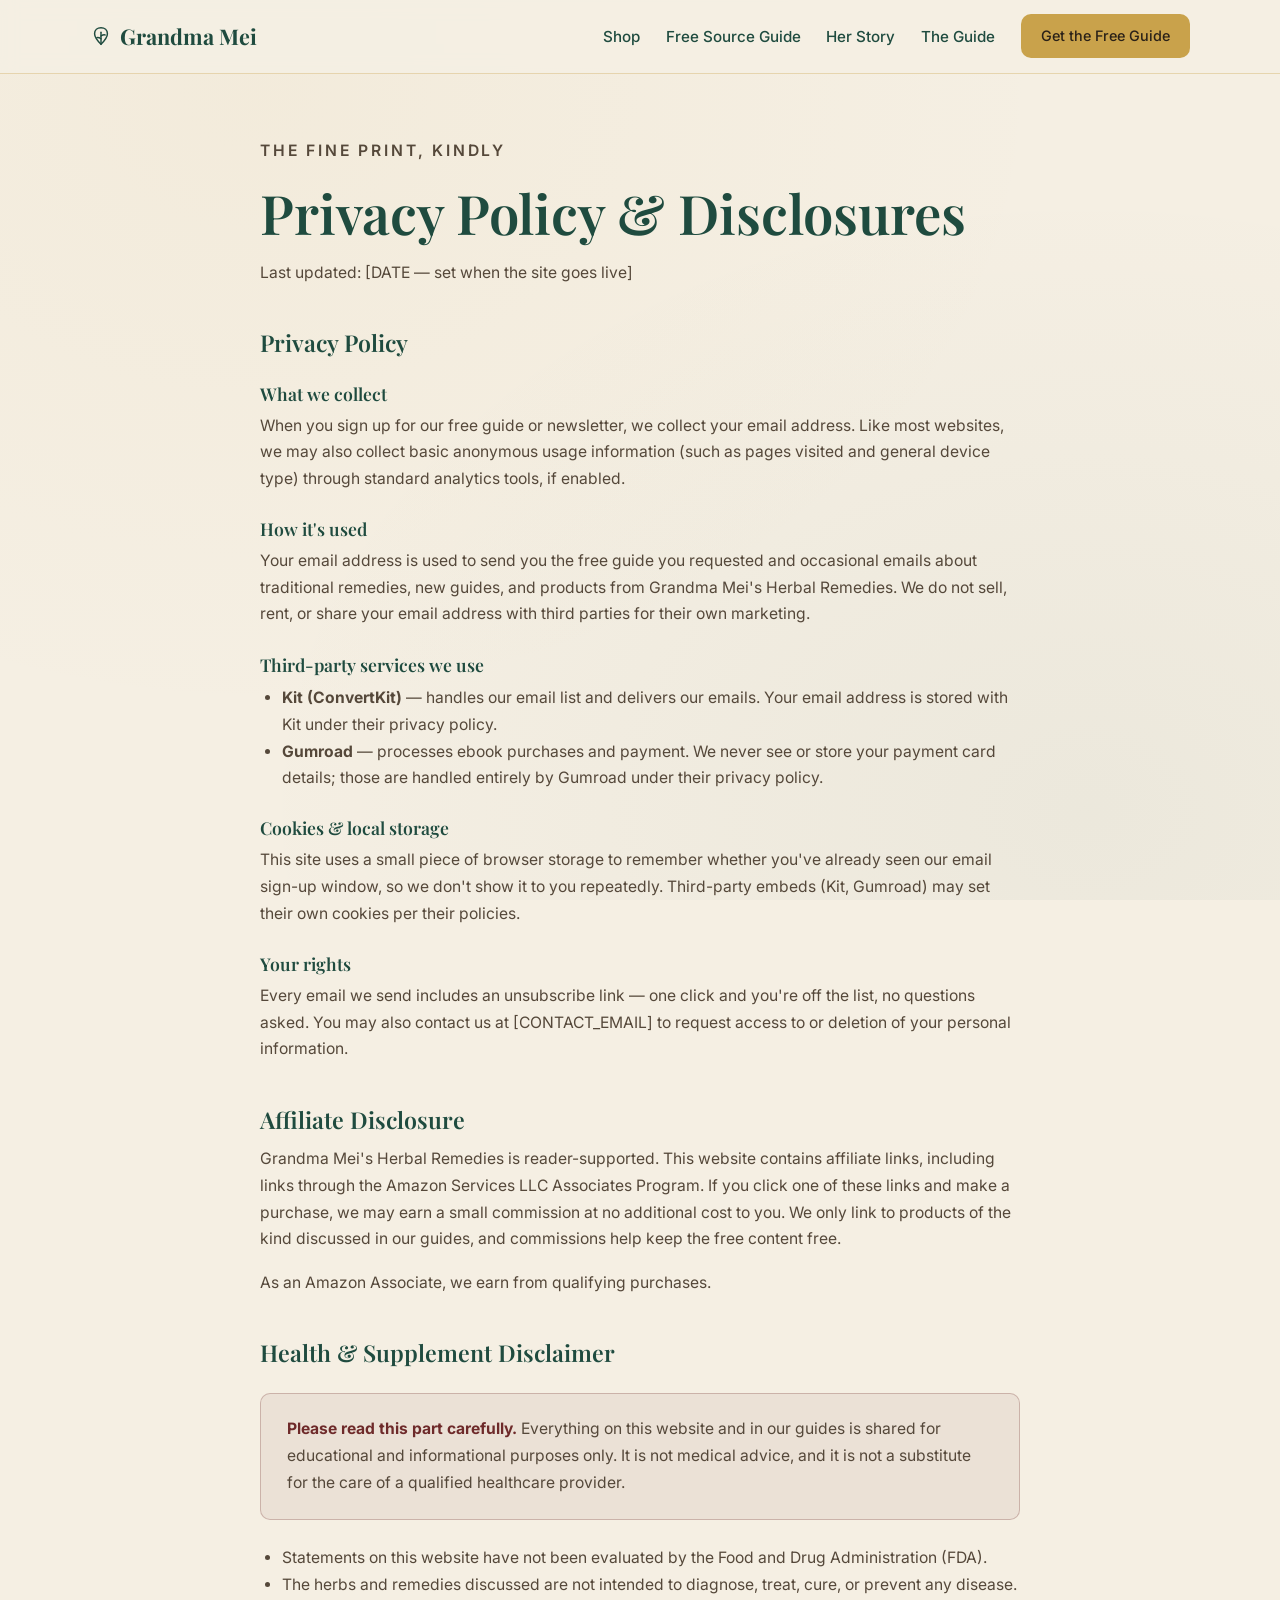
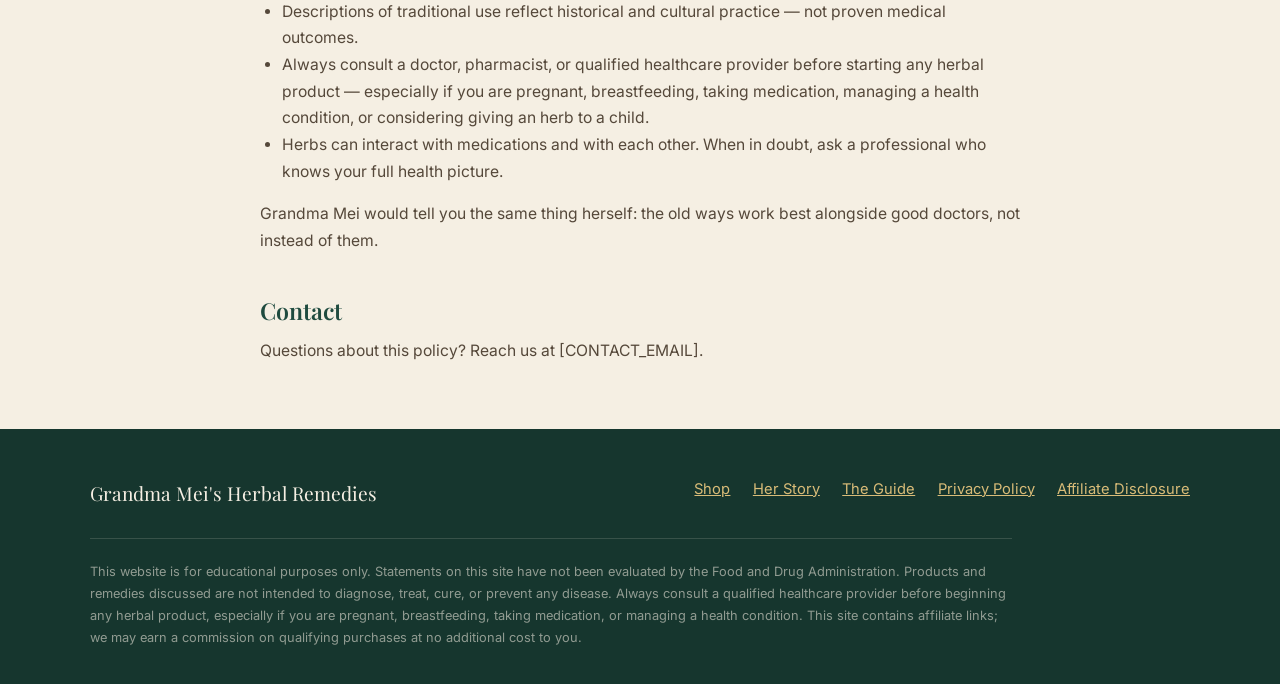
<file: privacy.html>
<!DOCTYPE html>
<html lang="en">
<head>
  <meta charset="UTF-8">
  <meta name="viewport" content="width=device-width, initial-scale=1.0">
  <title>Privacy Policy &amp; Disclosures — Grandma Mei's Herbal Remedies</title>
  <meta name="description" content="Privacy policy, affiliate disclosure, and health disclaimer for Grandma Mei's Herbal Remedies.">
  <link rel="preconnect" href="https://fonts.googleapis.com">
  <link rel="preconnect" href="https://fonts.gstatic.com" crossorigin>
  <link href="https://fonts.googleapis.com/css2?family=Playfair+Display:wght@600;700&family=Inter:wght@400;500;600&display=swap" rel="stylesheet">
  <link rel="stylesheet" href="css/styles.css">
  <!-- MailerLite Universal -->
<script>
    (function(w,d,e,u,f,l,n){w[f]=w[f]||function(){(w[f].q=w[f].q||[])
    .push(arguments);},l=d.createElement(e),l.async=1,l.src=u,
    n=d.getElementsByTagName(e)[0],n.parentNode.insertBefore(l,n);})
    (window,document,'script','https://assets.mailerlite.com/js/universal.js','ml');
    ml('account', '2549999');
</script>
<!-- End MailerLite Universal -->
</head>
<body>

  <header class="site-header">
    <div class="container site-header__inner">
      <a href="index.html" class="brand">
        <svg class="brand__leaf" viewBox="0 0 24 24" fill="none" stroke="currentColor" stroke-width="1.6" stroke-linecap="round" aria-hidden="true">
          <path d="M12 21c-4-4-7-7.6-7-11.5C5 5.5 8 3 12 3s7 2.5 7 6.5C19 13.4 16 17 12 21z"/><path d="M12 21V8"/>
          <path d="M12 12c1.5-1 3-1.4 4.5-1.2M12 15c-1.5-1-3-1.4-4.5-1.2"/>
        </svg>
        Grandma Mei
      </a>
      <button class="nav-toggle" aria-label="Toggle navigation" aria-expanded="false">
        <span></span><span></span><span></span>
      </button>
      <nav class="site-nav" aria-label="Main navigation">
        <a class="link-underline" href="shop.html">Shop</a>
        <a class="link-underline" href="sourceguide.html">Free Source Guide</a>
        <a class="link-underline" href="story.html">Her Story</a>
        <a class="link-underline" href="ebook.html">The Guide</a>
        <a class="btn btn--gold" href="index.html#free-guide">Get the Free Guide</a>
      </nav>
    </div>
  </header>

  <main class="legal">
    <div class="container container--narrow" style="padding: clamp(2.5rem, 6vw, 4rem) 0 4rem;">
      <p class="eyebrow">The Fine Print, Kindly</p>
      <h1>Privacy Policy &amp; Disclosures</h1>
      <p class="muted" style="margin-top: 0.8rem;">Last updated: [DATE — set when the site goes live]</p>

      <!-- NOTE: This page is a scaffold. The site owner should review and
           finalize the exact legal language (and add business/contact details)
           before launch. -->

      <h2 id="privacy">Privacy Policy</h2>

      <h3>What we collect</h3>
      <p>When you sign up for our free guide or newsletter, we collect your email address. Like most websites, we may also collect basic anonymous usage information (such as pages visited and general device type) through standard analytics tools, if enabled.</p>

      <h3>How it's used</h3>
      <p>Your email address is used to send you the free guide you requested and occasional emails about traditional remedies, new guides, and products from Grandma Mei's Herbal Remedies. We do not sell, rent, or share your email address with third parties for their own marketing.</p>

      <h3>Third-party services we use</h3>
      <ul>
        <li><strong>Kit (ConvertKit)</strong> — handles our email list and delivers our emails. Your email address is stored with Kit under their privacy policy.</li>
        <li><strong>Gumroad</strong> — processes ebook purchases and payment. We never see or store your payment card details; those are handled entirely by Gumroad under their privacy policy.</li>
      </ul>

      <h3>Cookies &amp; local storage</h3>
      <p>This site uses a small piece of browser storage to remember whether you've already seen our email sign-up window, so we don't show it to you repeatedly. Third-party embeds (Kit, Gumroad) may set their own cookies per their policies.</p>

      <h3>Your rights</h3>
      <p>Every email we send includes an unsubscribe link — one click and you're off the list, no questions asked. You may also contact us at [CONTACT_EMAIL] to request access to or deletion of your personal information.</p>

      <h2 id="affiliate-disclosure">Affiliate Disclosure</h2>
      <p>Grandma Mei's Herbal Remedies is reader-supported. This website contains affiliate links, including links through the Amazon Services LLC Associates Program. If you click one of these links and make a purchase, we may earn a small commission at no additional cost to you. We only link to products of the kind discussed in our guides, and commissions help keep the free content free.</p>
      <p>As an Amazon Associate, we earn from qualifying purchases.</p>

      <h2 id="health-disclaimer">Health &amp; Supplement Disclaimer</h2>
      <div class="notice">
        <p><strong>Please read this part carefully.</strong> Everything on this website and in our guides is shared for educational and informational purposes only. It is not medical advice, and it is not a substitute for the care of a qualified healthcare provider.</p>
      </div>
      <ul>
        <li>Statements on this website have not been evaluated by the Food and Drug Administration (FDA).</li>
        <li>The herbs and remedies discussed are not intended to diagnose, treat, cure, or prevent any disease.</li>
        <li>Descriptions of traditional use reflect historical and cultural practice — not proven medical outcomes.</li>
        <li>Always consult a doctor, pharmacist, or qualified healthcare provider before starting any herbal product — especially if you are pregnant, breastfeeding, taking medication, managing a health condition, or considering giving an herb to a child.</li>
        <li>Herbs can interact with medications and with each other. When in doubt, ask a professional who knows your full health picture.</li>
      </ul>
      <p>Grandma Mei would tell you the same thing herself: the old ways work best alongside good doctors, not instead of them.</p>

      <h2>Contact</h2>
      <p>Questions about this policy? Reach us at [CONTACT_EMAIL].</p>
    </div>
  </main>

  <footer class="site-footer">
    <div class="container">
      <div class="site-footer__grid">
        <div class="site-footer__brand">Grandma Mei's Herbal Remedies</div>
        <nav class="site-footer__links" aria-label="Footer navigation">
          <a href="shop.html">Shop</a>
          <a href="story.html">Her Story</a>
          <a href="ebook.html">The Guide</a>
          <a href="privacy.html">Privacy Policy</a>
          <a href="privacy.html#affiliate-disclosure">Affiliate Disclosure</a>
        </nav>
      </div>
      <p class="site-footer__disclaimer">This website is for educational purposes only. Statements on this site have not been evaluated by the Food and Drug Administration. Products and remedies discussed are not intended to diagnose, treat, cure, or prevent any disease. Always consult a qualified healthcare provider before beginning any herbal product, especially if you are pregnant, breastfeeding, taking medication, or managing a health condition. This site contains affiliate links; we may earn a commission on qualifying purchases at no additional cost to you.</p>
    </div>
  </footer>

  <script src="js/main.js" defer></script>
</body>
</html>
</file>
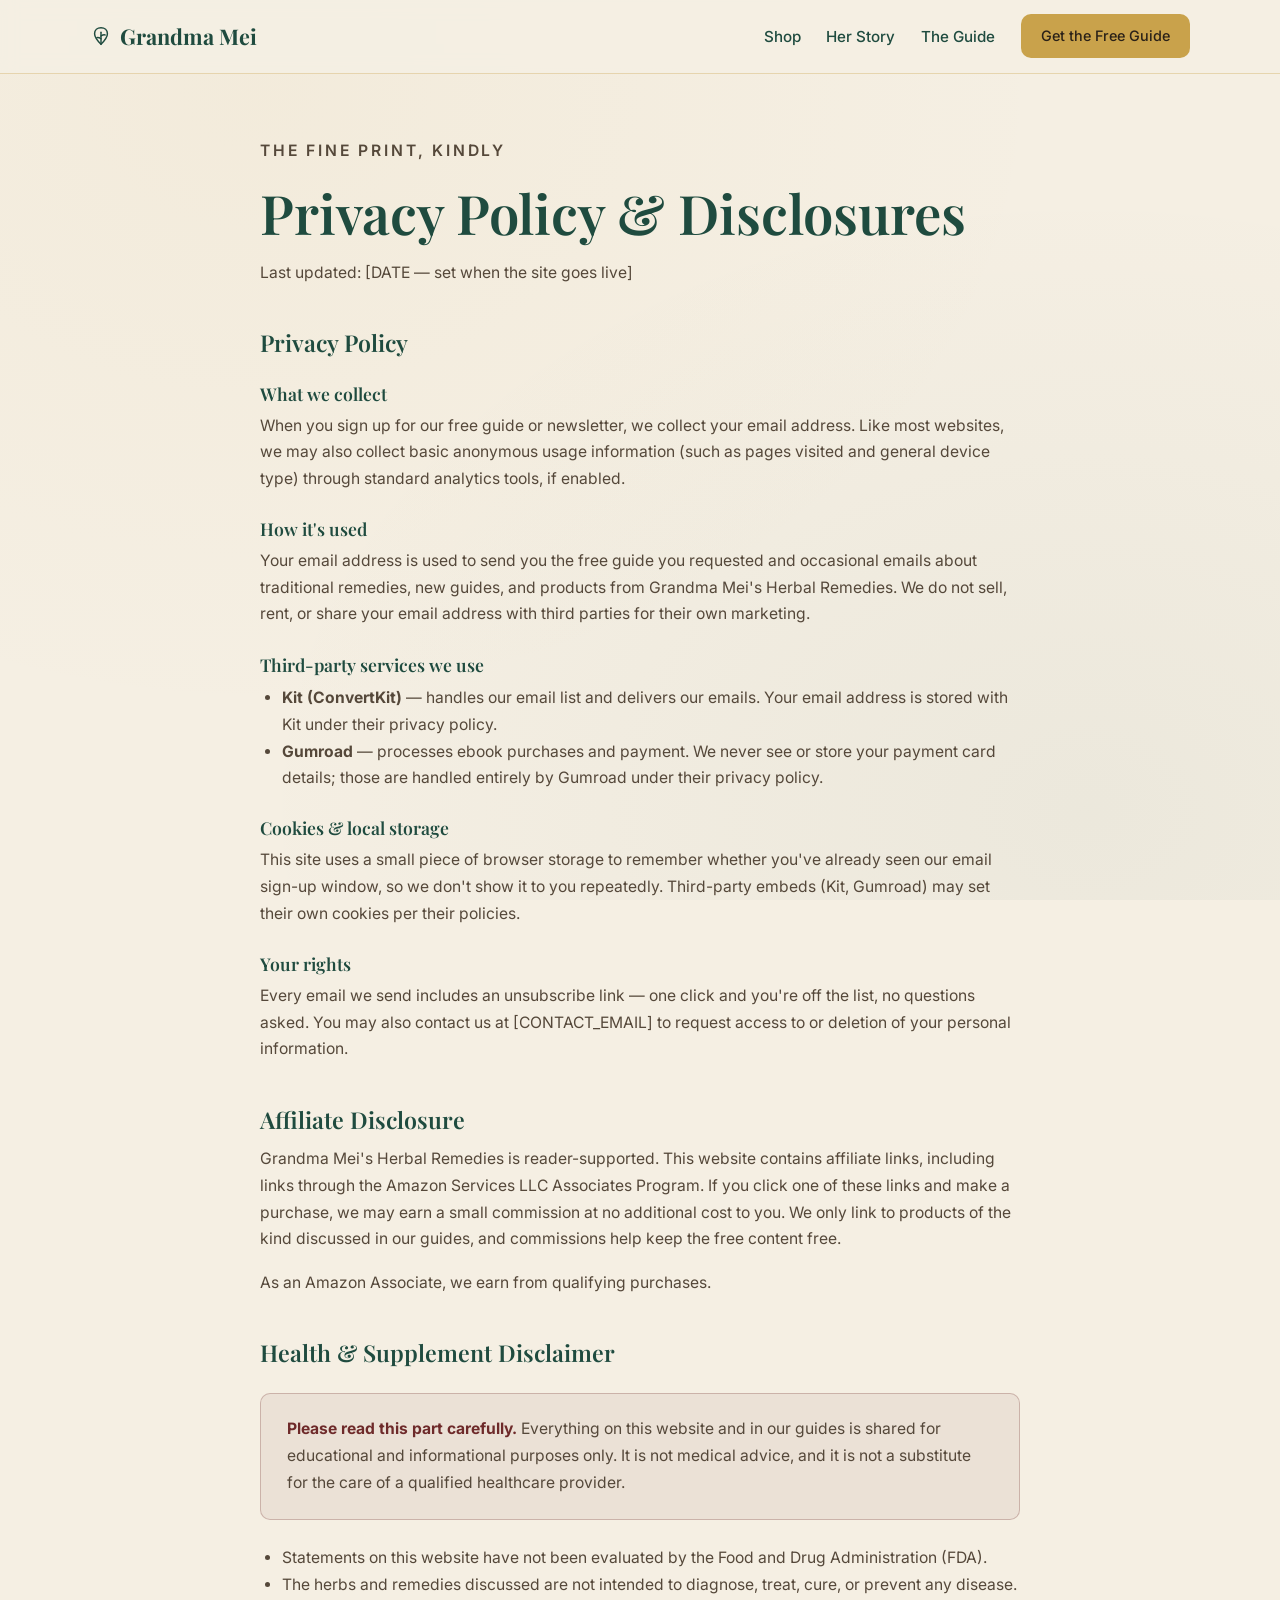
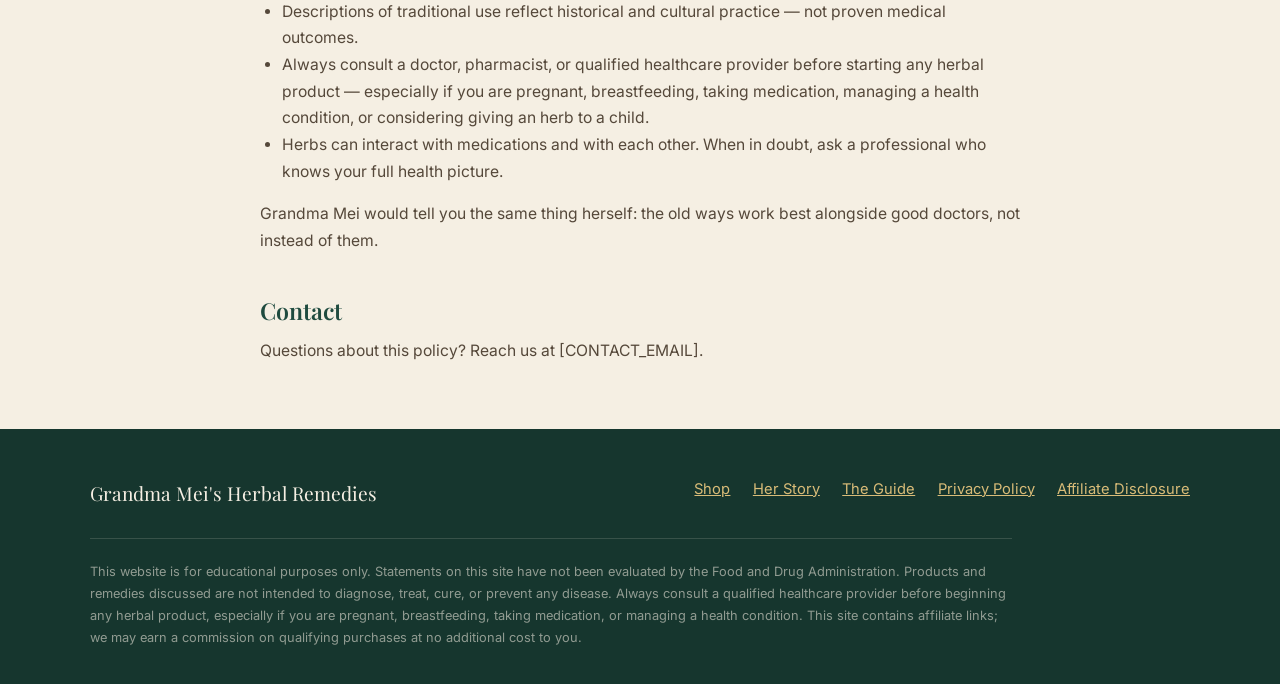
<file: PRIVAC~1.HTM>
<!DOCTYPE html>
<html lang="en">
<head>
  <meta charset="UTF-8">
  <meta name="viewport" content="width=device-width, initial-scale=1.0">
  <title>Privacy Policy &amp; Disclosures — Grandma Mei's Herbal Remedies</title>
  <meta name="description" content="Privacy policy, affiliate disclosure, and health disclaimer for Grandma Mei's Herbal Remedies.">
  <link rel="preconnect" href="https://fonts.googleapis.com">
  <link rel="preconnect" href="https://fonts.gstatic.com" crossorigin>
  <link href="https://fonts.googleapis.com/css2?family=Playfair+Display:wght@600;700&family=Inter:wght@400;500;600&display=swap" rel="stylesheet">
  <link rel="stylesheet" href="css/styles.css">
</head>
<body>

  <header class="site-header">
    <div class="container site-header__inner">
      <a href="index.html" class="brand">
        <svg class="brand__leaf" viewBox="0 0 24 24" fill="none" stroke="currentColor" stroke-width="1.6" stroke-linecap="round" aria-hidden="true">
          <path d="M12 21c-4-4-7-7.6-7-11.5C5 5.5 8 3 12 3s7 2.5 7 6.5C19 13.4 16 17 12 21z"/><path d="M12 21V8"/>
          <path d="M12 12c1.5-1 3-1.4 4.5-1.2M12 15c-1.5-1-3-1.4-4.5-1.2"/>
        </svg>
        Grandma Mei
      </a>
      <button class="nav-toggle" aria-label="Toggle navigation" aria-expanded="false">
        <span></span><span></span><span></span>
      </button>
      <nav class="site-nav" aria-label="Main navigation">
        <a class="link-underline" href="shop.html">Shop</a>
        <a class="link-underline" href="story.html">Her Story</a>
        <a class="link-underline" href="ebook.html">The Guide</a>
        <a class="btn btn--gold" href="index.html#free-guide">Get the Free Guide</a>
      </nav>
    </div>
  </header>

  <main class="legal">
    <div class="container container--narrow" style="padding: clamp(2.5rem, 6vw, 4rem) 0 4rem;">
      <p class="eyebrow">The Fine Print, Kindly</p>
      <h1>Privacy Policy &amp; Disclosures</h1>
      <p class="muted" style="margin-top: 0.8rem;">Last updated: [DATE — set when the site goes live]</p>

      <!-- NOTE: This page is a scaffold. The site owner should review and
           finalize the exact legal language (and add business/contact details)
           before launch. -->

      <h2 id="privacy">Privacy Policy</h2>

      <h3>What we collect</h3>
      <p>When you sign up for our free guide or newsletter, we collect your email address. Like most websites, we may also collect basic anonymous usage information (such as pages visited and general device type) through standard analytics tools, if enabled.</p>

      <h3>How it's used</h3>
      <p>Your email address is used to send you the free guide you requested and occasional emails about traditional remedies, new guides, and products from Grandma Mei's Herbal Remedies. We do not sell, rent, or share your email address with third parties for their own marketing.</p>

      <h3>Third-party services we use</h3>
      <ul>
        <li><strong>Kit (ConvertKit)</strong> — handles our email list and delivers our emails. Your email address is stored with Kit under their privacy policy.</li>
        <li><strong>Gumroad</strong> — processes ebook purchases and payment. We never see or store your payment card details; those are handled entirely by Gumroad under their privacy policy.</li>
      </ul>

      <h3>Cookies &amp; local storage</h3>
      <p>This site uses a small piece of browser storage to remember whether you've already seen our email sign-up window, so we don't show it to you repeatedly. Third-party embeds (Kit, Gumroad) may set their own cookies per their policies.</p>

      <h3>Your rights</h3>
      <p>Every email we send includes an unsubscribe link — one click and you're off the list, no questions asked. You may also contact us at [CONTACT_EMAIL] to request access to or deletion of your personal information.</p>

      <h2 id="affiliate-disclosure">Affiliate Disclosure</h2>
      <p>Grandma Mei's Herbal Remedies is reader-supported. This website contains affiliate links, including links through the Amazon Services LLC Associates Program. If you click one of these links and make a purchase, we may earn a small commission at no additional cost to you. We only link to products of the kind discussed in our guides, and commissions help keep the free content free.</p>
      <p>As an Amazon Associate, we earn from qualifying purchases.</p>

      <h2 id="health-disclaimer">Health &amp; Supplement Disclaimer</h2>
      <div class="notice">
        <p><strong>Please read this part carefully.</strong> Everything on this website and in our guides is shared for educational and informational purposes only. It is not medical advice, and it is not a substitute for the care of a qualified healthcare provider.</p>
      </div>
      <ul>
        <li>Statements on this website have not been evaluated by the Food and Drug Administration (FDA).</li>
        <li>The herbs and remedies discussed are not intended to diagnose, treat, cure, or prevent any disease.</li>
        <li>Descriptions of traditional use reflect historical and cultural practice — not proven medical outcomes.</li>
        <li>Always consult a doctor, pharmacist, or qualified healthcare provider before starting any herbal product — especially if you are pregnant, breastfeeding, taking medication, managing a health condition, or considering giving an herb to a child.</li>
        <li>Herbs can interact with medications and with each other. When in doubt, ask a professional who knows your full health picture.</li>
      </ul>
      <p>Grandma Mei would tell you the same thing herself: the old ways work best alongside good doctors, not instead of them.</p>

      <h2>Contact</h2>
      <p>Questions about this policy? Reach us at [CONTACT_EMAIL].</p>
    </div>
  </main>

  <footer class="site-footer">
    <div class="container">
      <div class="site-footer__grid">
        <div class="site-footer__brand">Grandma Mei's Herbal Remedies</div>
        <nav class="site-footer__links" aria-label="Footer navigation">
          <a href="shop.html">Shop</a>
          <a href="story.html">Her Story</a>
          <a href="ebook.html">The Guide</a>
          <a href="privacy.html">Privacy Policy</a>
          <a href="privacy.html#affiliate-disclosure">Affiliate Disclosure</a>
        </nav>
      </div>
      <p class="site-footer__disclaimer">This website is for educational purposes only. Statements on this site have not been evaluated by the Food and Drug Administration. Products and remedies discussed are not intended to diagnose, treat, cure, or prevent any disease. Always consult a qualified healthcare provider before beginning any herbal product, especially if you are pregnant, breastfeeding, taking medication, or managing a health condition. This site contains affiliate links; we may earn a commission on qualifying purchases at no additional cost to you.</p>
    </div>
  </footer>

  <script src="js/main.js" defer></script>
</body>
</html>
</file>
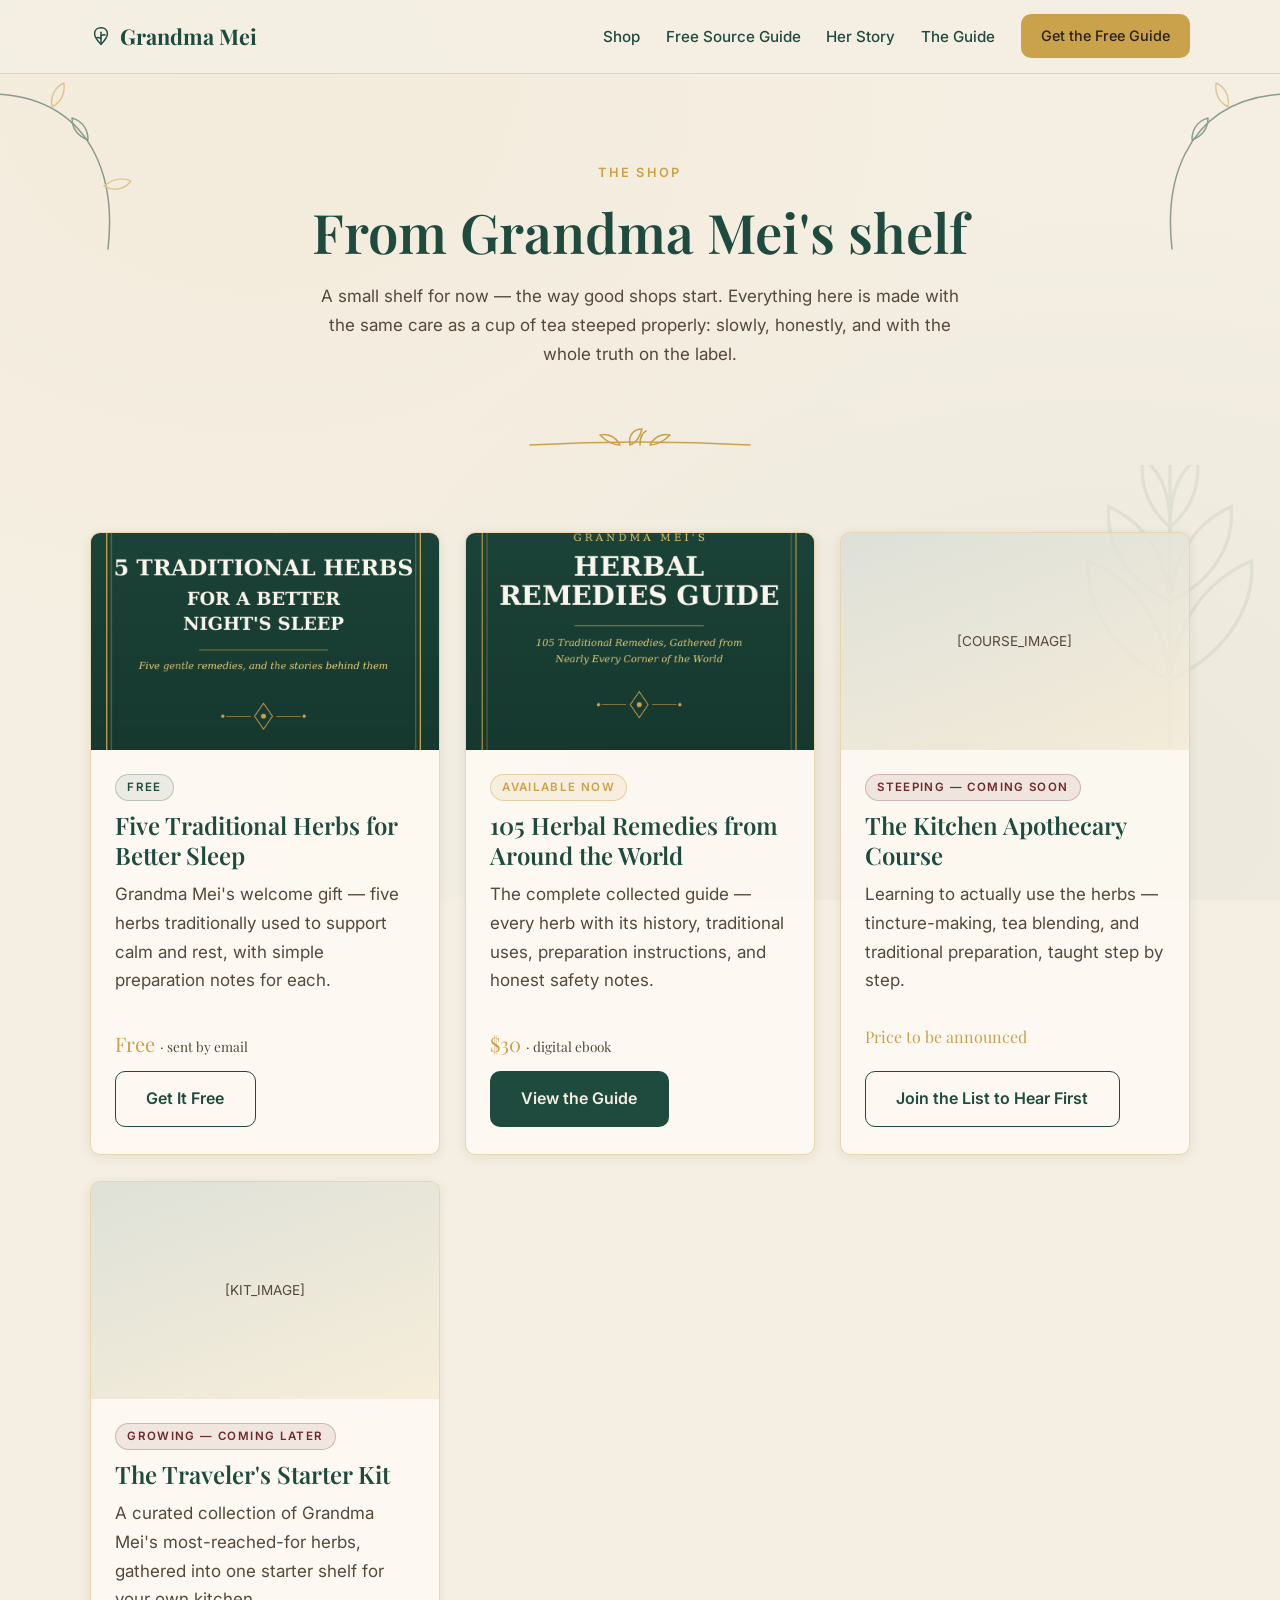
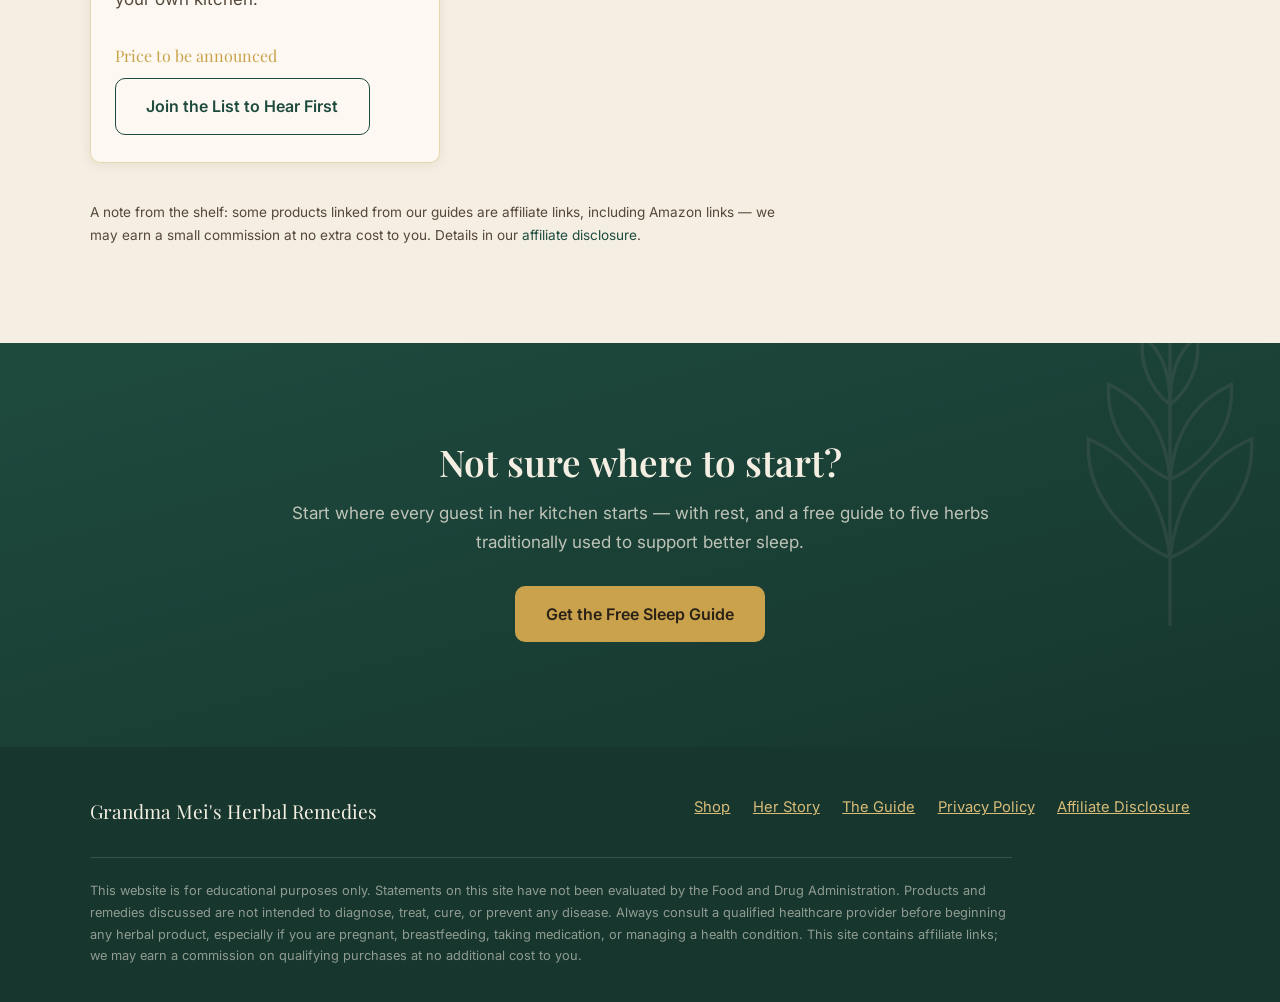
<file: shop.html>
<!DOCTYPE html>
<html lang="en">
<head>
  <meta charset="UTF-8">
  <meta name="viewport" content="width=device-width, initial-scale=1.0">
  <title>Shop — Grandma Mei's Herbal Remedies</title>
  <meta name="description" content="Guides and remedies from Grandma Mei's shelf — starting with the collected guide of 105 traditional herbal remedies from around the world.">
  <link rel="preconnect" href="https://fonts.googleapis.com">
  <link rel="preconnect" href="https://fonts.gstatic.com" crossorigin>
  <link href="https://fonts.googleapis.com/css2?family=Playfair+Display:wght@600;700&family=Inter:wght@400;500;600&display=swap" rel="stylesheet">
  <link rel="stylesheet" href="css/styles.css">
  <!-- MailerLite Universal -->
<script>
    (function(w,d,e,u,f,l,n){w[f]=w[f]||function(){(w[f].q=w[f].q||[])
    .push(arguments);},l=d.createElement(e),l.async=1,l.src=u,
    n=d.getElementsByTagName(e)[0],n.parentNode.insertBefore(l,n);})
    (window,document,'script','https://assets.mailerlite.com/js/universal.js','ml');
    ml('account', '2549999');
</script>
<!-- End MailerLite Universal -->
</head>
<body>

  <header class="site-header">
    <div class="container site-header__inner">
      <a href="index.html" class="brand">
        <svg class="brand__leaf" viewBox="0 0 24 24" fill="none" stroke="currentColor" stroke-width="1.6" stroke-linecap="round" aria-hidden="true">
          <path d="M12 21c-4-4-7-7.6-7-11.5C5 5.5 8 3 12 3s7 2.5 7 6.5C19 13.4 16 17 12 21z"/><path d="M12 21V8"/>
          <path d="M12 12c1.5-1 3-1.4 4.5-1.2M12 15c-1.5-1-3-1.4-4.5-1.2"/>
        </svg>
        Grandma Mei
      </a>
      <button class="nav-toggle" aria-label="Toggle navigation" aria-expanded="false">
        <span></span><span></span><span></span>
      </button>
      <nav class="site-nav" aria-label="Main navigation">
        <a class="link-underline" href="shop.html" aria-current="page">Shop</a>
        <a class="link-underline" href="sourceguide.html">Free Source Guide</a>
        <a class="link-underline" href="story.html">Her Story</a>
        <a class="link-underline" href="ebook.html">The Guide</a>
        <a class="btn btn--gold" href="index.html#free-guide">Get the Free Guide</a>
      </nav>
    </div>
  </header>

  <main>
    <!-- ================= Shop hero ================= -->
    <section class="shop-hero">
      <div class="leaves" aria-hidden="true"></div>
      <svg class="vine vine--tl" data-draw viewBox="0 0 190 190" aria-hidden="true">
        <path d="M-5 20 C 40 22, 75 40, 95 80 C 108 106, 112 140, 108 175"/>
        <path class="gold" d="M52 33 C 50 22, 55 13, 64 9 C 65 19, 61 28, 52 33"/>
        <path d="M88 66 C 78 62, 72 54, 72 44 C 82 47, 88 55, 88 66"/>
        <path class="gold" d="M104 112 C 112 105, 122 103, 131 107 C 125 115, 114 118, 104 112"/>
      </svg>
      <svg class="vine vine--tr" data-draw viewBox="0 0 190 190" aria-hidden="true">
        <path d="M-5 20 C 40 22, 75 40, 95 80 C 108 106, 112 140, 108 175"/>
        <path class="gold" d="M52 33 C 50 22, 55 13, 64 9 C 65 19, 61 28, 52 33"/>
        <path d="M88 66 C 78 62, 72 54, 72 44 C 82 47, 88 55, 88 66"/>
      </svg>
      <div class="container" style="position: relative; z-index: 1;">
        <p class="eyebrow reveal">The Shop</p>
        <h1 class="reveal" style="--reveal-delay: 80ms;">From Grandma Mei's shelf</h1>
        <p class="muted reveal" style="--reveal-delay: 160ms; margin-top: 1rem; max-width: 38em; margin-inline: auto;">A small shelf for now — the way good shops start. Everything here is made with the same care as a cup of tea steeped properly: slowly, honestly, and with the whole truth on the label.</p>
      </div>
    </section>

    <div class="divider reveal" data-draw aria-hidden="true">
      <svg viewBox="0 0 240 40">
        <path d="M10 20 Q 120 14, 230 20"/>
        <path d="M100 20 C 96 12, 88 8, 80 10 C 86 16, 92 20, 100 20 M110 20 C 108 10, 114 4, 122 4 C 120 12, 116 18, 110 20 M130 20 C 134 12, 142 8, 150 10 C 144 16, 138 20, 130 20"/>
        <path d="M120 20 C 120 14, 122 8, 126 6"/>
      </svg>
    </div>

    <!-- ================= Products ================= -->
    <section class="bg-botanical" style="padding-top: 2rem;">
      <div class="container">
        <!-- To add a product: copy any .product-card below, update the copy,
             price, image, and link. The grid lays itself out automatically. -->
        <div class="product-grid">

          <!-- Free lead magnet -->
          <article class="product-card reveal">
            <div class="product-card__media">
               <img src="images/5sleepguide.png" alt="Cover of the free guide: Five Traditional Herbs for Better Sleep." loading=lazy>
            </div>
            <div class="product-card__body">
              <span class="product-card__badge" style="color: var(--jade); background: rgba(31,75,63,0.08); border-color: rgba(31,75,63,0.25);">Free</span>
              <h3>Five Traditional Herbs for Better Sleep</h3>
              <p class="muted">Grandma Mei's welcome gift — five herbs traditionally used to support calm and rest, with simple preparation notes for each.</p>
              <p class="product-card__price">Free <span class="muted" style="font-size:0.85rem;">· sent by email</span></p>
              <a class="btn btn--outline" href="index.html#free-guide">Get It Free</a>
            </div>
          </article>

          <!-- The ebook — live product -->
          <article class="product-card reveal" style="--reveal-delay: 100ms;">
            <div class="product-card__media">
              <img src="images/105ebook.png" alt="Cover of '105 Herbal Remedies from Around the World'." loading=lazy>
            </div>
            <div class="product-card__body">
              <span class="product-card__badge" style="color: var(--gold); background: rgba(201,162,75,0.12); border-color: rgba(201,162,75,0.4);">Available Now</span>
              <h3>105 Herbal Remedies from Around the World</h3>
              <p class="muted">The complete collected guide — every herb with its history, traditional uses, preparation instructions, and honest safety notes.</p>
              <p class="product-card__price">$30 <span class="muted" style="font-size:0.85rem;">· digital ebook</span></p>
              <a class="btn btn--primary btn--breathe" href="ebook.html">View the Guide</a>
            </div>
          </article>

          <!-- Coming soon: the course -->
          <article class="product-card product-card--soon reveal" style="--reveal-delay: 200ms;">
            <div class="product-card__media">[COURSE_IMAGE]</div>
            <div class="product-card__body">
              <span class="product-card__badge">Steeping — Coming Soon</span>
              <h3>The Kitchen Apothecary Course</h3>
              <p class="muted">Learning to actually use the herbs — tincture-making, tea blending, and traditional preparation, taught step by step.</p>
              <p class="product-card__price muted" style="font-size: 1rem;">Price to be announced</p>
              <a class="btn btn--outline" href="index.html#free-guide">Join the List to Hear First</a>
            </div>
          </article>

          <!-- Coming soon: the starter kit -->
          <article class="product-card product-card--soon reveal" style="--reveal-delay: 300ms;">
            <div class="product-card__media">[KIT_IMAGE]</div>
            <div class="product-card__body">
              <span class="product-card__badge">Growing — Coming Later</span>
              <h3>The Traveler's Starter Kit</h3>
              <p class="muted">A curated collection of Grandma Mei's most-reached-for herbs, gathered into one starter shelf for your own kitchen.</p>
              <p class="product-card__price muted" style="font-size: 1rem;">Price to be announced</p>
              <a class="btn btn--outline" href="index.html#free-guide">Join the List to Hear First</a>
            </div>
          </article>

        </div>

        <p class="muted reveal" style="font-size: 0.85rem; margin-top: 2.4rem; max-width: 52em;">A note from the shelf: some products linked from our guides are affiliate links, including Amazon links — we may earn a small commission at no extra cost to you. Details in our <a class="link-underline" href="privacy.html#affiliate-disclosure">affiliate disclosure</a>.</p>
      </div>
    </section>

    <!-- ================= Closing band ================= -->
    <section class="band bg-botanical">
      <div class="container" style="text-align:center; max-width: 42em;">
        <h2 class="reveal">Not sure where to start?</h2>
        <p class="muted reveal" style="--reveal-delay: 100ms; margin-top: 0.9rem;">Start where every guest in her kitchen starts — with rest, and a free guide to five herbs traditionally used to support better sleep.</p>
        <div class="reveal" style="--reveal-delay: 200ms; margin-top: 1.8rem;">
          <a class="btn btn--gold" href="index.html#free-guide">Get the Free Sleep Guide</a>
        </div>
      </div>
    </section>
  </main>

  <footer class="site-footer">
    <div class="container">
      <div class="site-footer__grid">
        <div class="site-footer__brand">Grandma Mei's Herbal Remedies</div>
        <nav class="site-footer__links" aria-label="Footer navigation">
          <a href="shop.html">Shop</a>
          <a href="story.html">Her Story</a>
          <a href="ebook.html">The Guide</a>
          <a href="privacy.html">Privacy Policy</a>
          <a href="privacy.html#affiliate-disclosure">Affiliate Disclosure</a>
        </nav>
      </div>
      <p class="site-footer__disclaimer">This website is for educational purposes only. Statements on this site have not been evaluated by the Food and Drug Administration. Products and remedies discussed are not intended to diagnose, treat, cure, or prevent any disease. Always consult a qualified healthcare provider before beginning any herbal product, especially if you are pregnant, breastfeeding, taking medication, or managing a health condition. This site contains affiliate links; we may earn a commission on qualifying purchases at no additional cost to you.</p>
    </div>
  </footer>

  <script src="js/main.js" defer></script>
</body>
</html>
</file>
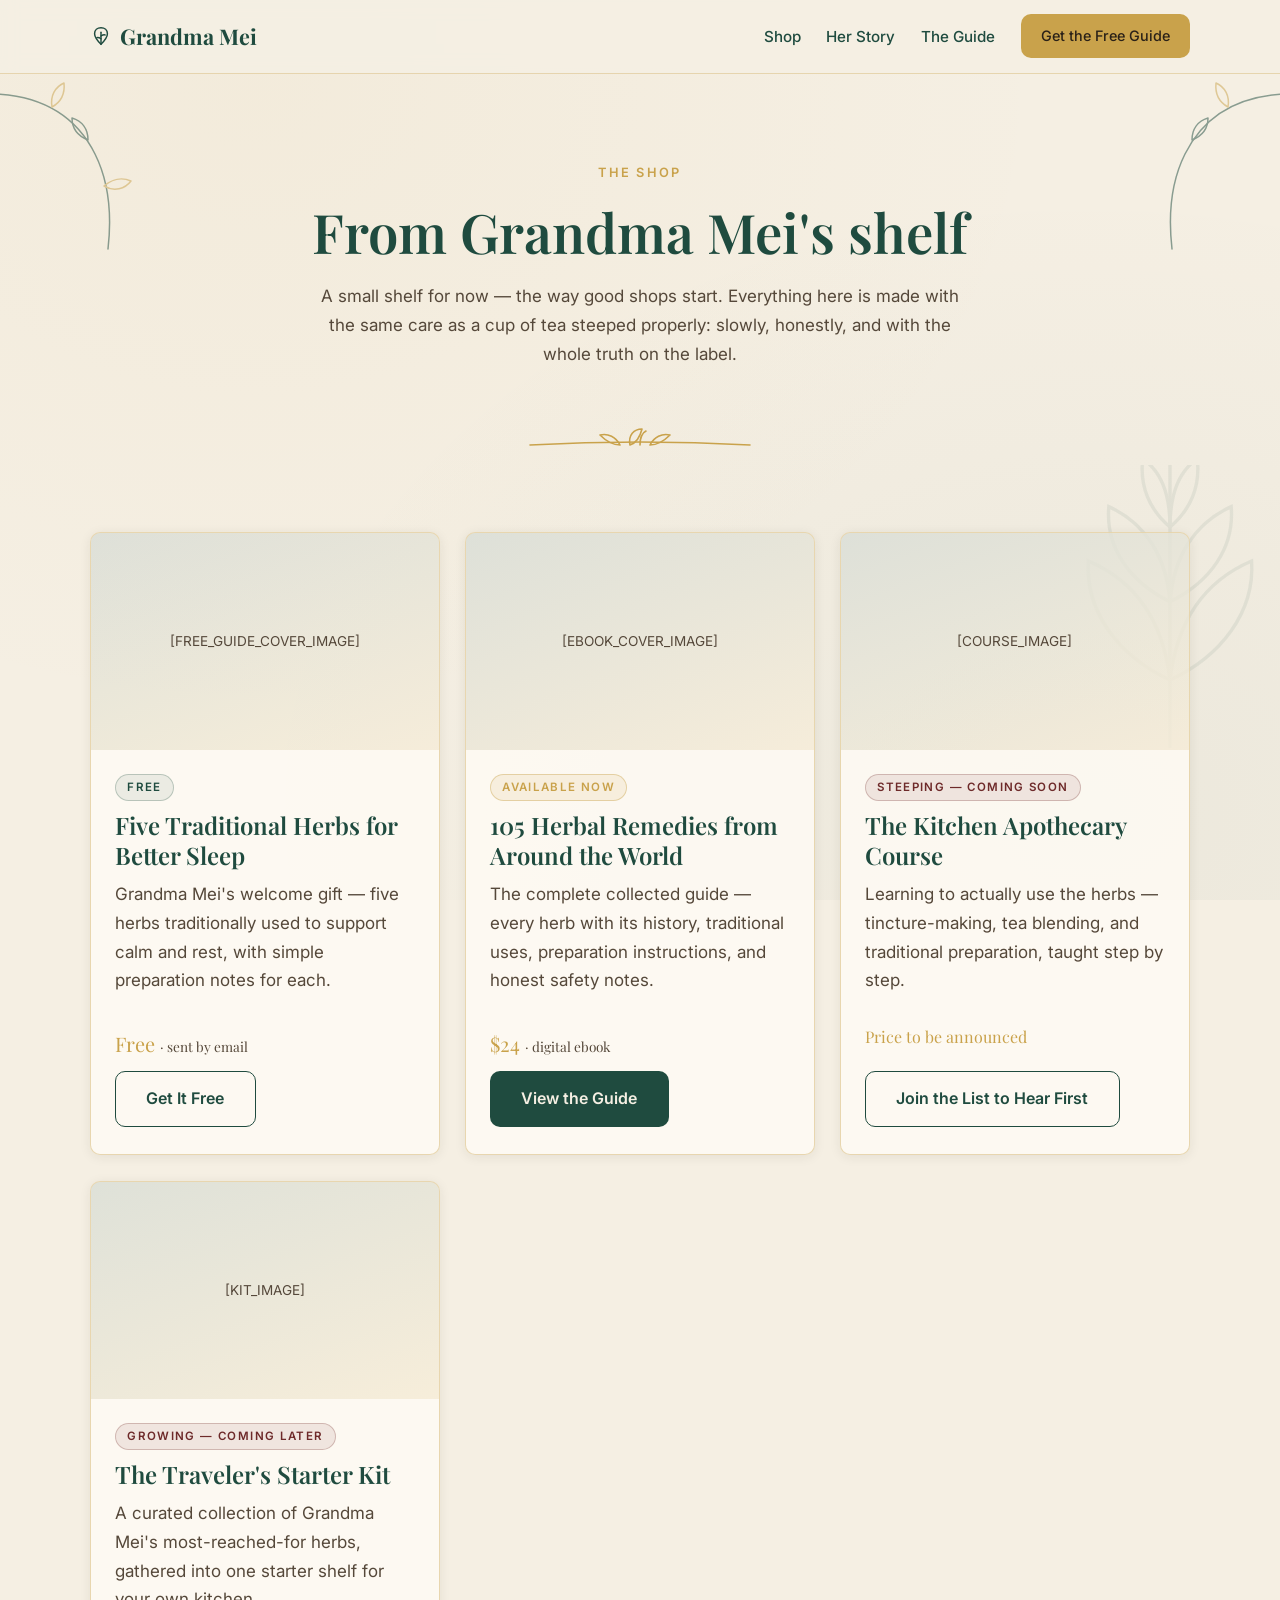
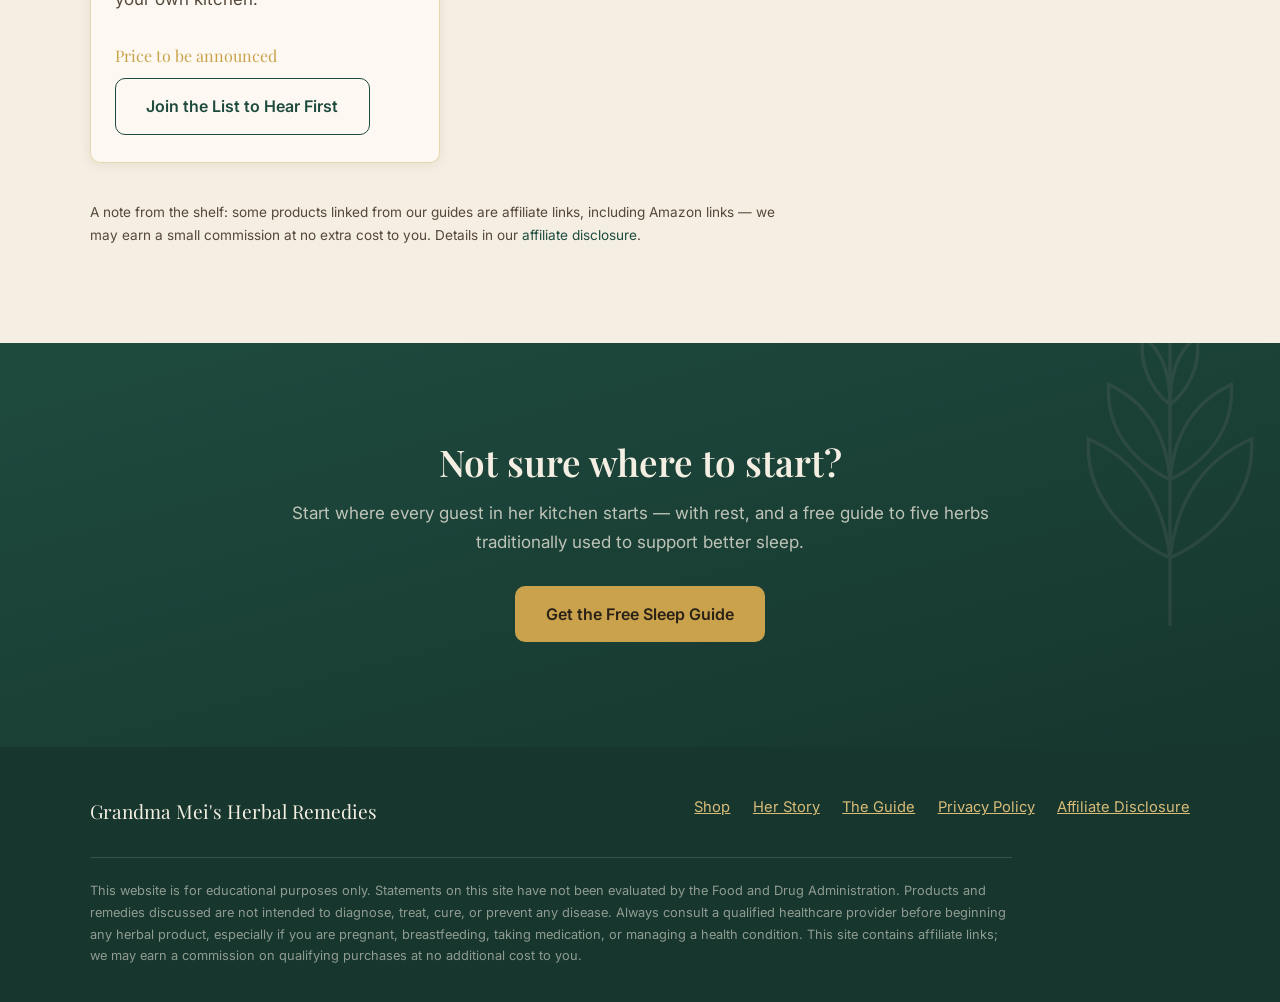
<file: SHOP~1.HTM>
<!DOCTYPE html>
<html lang="en">
<head>
  <meta charset="UTF-8">
  <meta name="viewport" content="width=device-width, initial-scale=1.0">
  <title>Shop — Grandma Mei's Herbal Remedies</title>
  <meta name="description" content="Guides and remedies from Grandma Mei's shelf — starting with the collected guide of 105 traditional herbal remedies from around the world.">
  <link rel="preconnect" href="https://fonts.googleapis.com">
  <link rel="preconnect" href="https://fonts.gstatic.com" crossorigin>
  <link href="https://fonts.googleapis.com/css2?family=Playfair+Display:wght@600;700&family=Inter:wght@400;500;600&display=swap" rel="stylesheet">
  <link rel="stylesheet" href="css/styles.css">
</head>
<body>

  <header class="site-header">
    <div class="container site-header__inner">
      <a href="index.html" class="brand">
        <svg class="brand__leaf" viewBox="0 0 24 24" fill="none" stroke="currentColor" stroke-width="1.6" stroke-linecap="round" aria-hidden="true">
          <path d="M12 21c-4-4-7-7.6-7-11.5C5 5.5 8 3 12 3s7 2.5 7 6.5C19 13.4 16 17 12 21z"/><path d="M12 21V8"/>
          <path d="M12 12c1.5-1 3-1.4 4.5-1.2M12 15c-1.5-1-3-1.4-4.5-1.2"/>
        </svg>
        Grandma Mei
      </a>
      <button class="nav-toggle" aria-label="Toggle navigation" aria-expanded="false">
        <span></span><span></span><span></span>
      </button>
      <nav class="site-nav" aria-label="Main navigation">
        <a class="link-underline" href="shop.html" aria-current="page">Shop</a>
        <a class="link-underline" href="story.html">Her Story</a>
        <a class="link-underline" href="ebook.html">The Guide</a>
        <a class="btn btn--gold" href="index.html#free-guide">Get the Free Guide</a>
      </nav>
    </div>
  </header>

  <main>
    <!-- ================= Shop hero ================= -->
    <section class="shop-hero">
      <div class="leaves" aria-hidden="true"></div>
      <svg class="vine vine--tl" data-draw viewBox="0 0 190 190" aria-hidden="true">
        <path d="M-5 20 C 40 22, 75 40, 95 80 C 108 106, 112 140, 108 175"/>
        <path class="gold" d="M52 33 C 50 22, 55 13, 64 9 C 65 19, 61 28, 52 33"/>
        <path d="M88 66 C 78 62, 72 54, 72 44 C 82 47, 88 55, 88 66"/>
        <path class="gold" d="M104 112 C 112 105, 122 103, 131 107 C 125 115, 114 118, 104 112"/>
      </svg>
      <svg class="vine vine--tr" data-draw viewBox="0 0 190 190" aria-hidden="true">
        <path d="M-5 20 C 40 22, 75 40, 95 80 C 108 106, 112 140, 108 175"/>
        <path class="gold" d="M52 33 C 50 22, 55 13, 64 9 C 65 19, 61 28, 52 33"/>
        <path d="M88 66 C 78 62, 72 54, 72 44 C 82 47, 88 55, 88 66"/>
      </svg>
      <div class="container" style="position: relative; z-index: 1;">
        <p class="eyebrow reveal">The Shop</p>
        <h1 class="reveal" style="--reveal-delay: 80ms;">From Grandma Mei's shelf</h1>
        <p class="muted reveal" style="--reveal-delay: 160ms; margin-top: 1rem; max-width: 38em; margin-inline: auto;">A small shelf for now — the way good shops start. Everything here is made with the same care as a cup of tea steeped properly: slowly, honestly, and with the whole truth on the label.</p>
      </div>
    </section>

    <div class="divider reveal" data-draw aria-hidden="true">
      <svg viewBox="0 0 240 40">
        <path d="M10 20 Q 120 14, 230 20"/>
        <path d="M100 20 C 96 12, 88 8, 80 10 C 86 16, 92 20, 100 20 M110 20 C 108 10, 114 4, 122 4 C 120 12, 116 18, 110 20 M130 20 C 134 12, 142 8, 150 10 C 144 16, 138 20, 130 20"/>
        <path d="M120 20 C 120 14, 122 8, 126 6"/>
      </svg>
    </div>

    <!-- ================= Products ================= -->
    <section class="bg-botanical" style="padding-top: 2rem;">
      <div class="container">
        <!-- To add a product: copy any .product-card below, update the copy,
             price, image, and link. The grid lays itself out automatically. -->
        <div class="product-grid">

          <!-- Free lead magnet -->
          <article class="product-card reveal">
            <div class="product-card__media">
              <!-- <img src="images/free-guide-cover.jpg" alt="Cover of the free guide: Five Traditional Herbs for Better Sleep." data-lazy> -->
              [FREE_GUIDE_COVER_IMAGE]
            </div>
            <div class="product-card__body">
              <span class="product-card__badge" style="color: var(--jade); background: rgba(31,75,63,0.08); border-color: rgba(31,75,63,0.25);">Free</span>
              <h3>Five Traditional Herbs for Better Sleep</h3>
              <p class="muted">Grandma Mei's welcome gift — five herbs traditionally used to support calm and rest, with simple preparation notes for each.</p>
              <p class="product-card__price">Free <span class="muted" style="font-size:0.85rem;">· sent by email</span></p>
              <a class="btn btn--outline" href="index.html#free-guide">Get It Free</a>
            </div>
          </article>

          <!-- The ebook — live product -->
          <article class="product-card reveal" style="--reveal-delay: 100ms;">
            <div class="product-card__media">
              <!-- <img src="images/ebook-cover.jpg" alt="Cover of '105 Herbal Remedies from Around the World'." data-lazy> -->
              [EBOOK_COVER_IMAGE]
            </div>
            <div class="product-card__body">
              <span class="product-card__badge" style="color: var(--gold); background: rgba(201,162,75,0.12); border-color: rgba(201,162,75,0.4);">Available Now</span>
              <h3>105 Herbal Remedies from Around the World</h3>
              <p class="muted">The complete collected guide — every herb with its history, traditional uses, preparation instructions, and honest safety notes.</p>
              <p class="product-card__price">$24 <span class="muted" style="font-size:0.85rem;">· digital ebook</span></p>
              <a class="btn btn--primary btn--breathe" href="ebook.html">View the Guide</a>
            </div>
          </article>

          <!-- Coming soon: the course -->
          <article class="product-card product-card--soon reveal" style="--reveal-delay: 200ms;">
            <div class="product-card__media">[COURSE_IMAGE]</div>
            <div class="product-card__body">
              <span class="product-card__badge">Steeping — Coming Soon</span>
              <h3>The Kitchen Apothecary Course</h3>
              <p class="muted">Learning to actually use the herbs — tincture-making, tea blending, and traditional preparation, taught step by step.</p>
              <p class="product-card__price muted" style="font-size: 1rem;">Price to be announced</p>
              <a class="btn btn--outline" href="index.html#free-guide">Join the List to Hear First</a>
            </div>
          </article>

          <!-- Coming soon: the starter kit -->
          <article class="product-card product-card--soon reveal" style="--reveal-delay: 300ms;">
            <div class="product-card__media">[KIT_IMAGE]</div>
            <div class="product-card__body">
              <span class="product-card__badge">Growing — Coming Later</span>
              <h3>The Traveler's Starter Kit</h3>
              <p class="muted">A curated collection of Grandma Mei's most-reached-for herbs, gathered into one starter shelf for your own kitchen.</p>
              <p class="product-card__price muted" style="font-size: 1rem;">Price to be announced</p>
              <a class="btn btn--outline" href="index.html#free-guide">Join the List to Hear First</a>
            </div>
          </article>

        </div>

        <p class="muted reveal" style="font-size: 0.85rem; margin-top: 2.4rem; max-width: 52em;">A note from the shelf: some products linked from our guides are affiliate links, including Amazon links — we may earn a small commission at no extra cost to you. Details in our <a class="link-underline" href="privacy.html#affiliate-disclosure">affiliate disclosure</a>.</p>
      </div>
    </section>

    <!-- ================= Closing band ================= -->
    <section class="band bg-botanical">
      <div class="container" style="text-align:center; max-width: 42em;">
        <h2 class="reveal">Not sure where to start?</h2>
        <p class="muted reveal" style="--reveal-delay: 100ms; margin-top: 0.9rem;">Start where every guest in her kitchen starts — with rest, and a free guide to five herbs traditionally used to support better sleep.</p>
        <div class="reveal" style="--reveal-delay: 200ms; margin-top: 1.8rem;">
          <a class="btn btn--gold" href="index.html#free-guide">Get the Free Sleep Guide</a>
        </div>
      </div>
    </section>
  </main>

  <footer class="site-footer">
    <div class="container">
      <div class="site-footer__grid">
        <div class="site-footer__brand">Grandma Mei's Herbal Remedies</div>
        <nav class="site-footer__links" aria-label="Footer navigation">
          <a href="shop.html">Shop</a>
          <a href="story.html">Her Story</a>
          <a href="ebook.html">The Guide</a>
          <a href="privacy.html">Privacy Policy</a>
          <a href="privacy.html#affiliate-disclosure">Affiliate Disclosure</a>
        </nav>
      </div>
      <p class="site-footer__disclaimer">This website is for educational purposes only. Statements on this site have not been evaluated by the Food and Drug Administration. Products and remedies discussed are not intended to diagnose, treat, cure, or prevent any disease. Always consult a qualified healthcare provider before beginning any herbal product, especially if you are pregnant, breastfeeding, taking medication, or managing a health condition. This site contains affiliate links; we may earn a commission on qualifying purchases at no additional cost to you.</p>
    </div>
  </footer>

  <script src="js/main.js" defer></script>
</body>
</html>
</file>
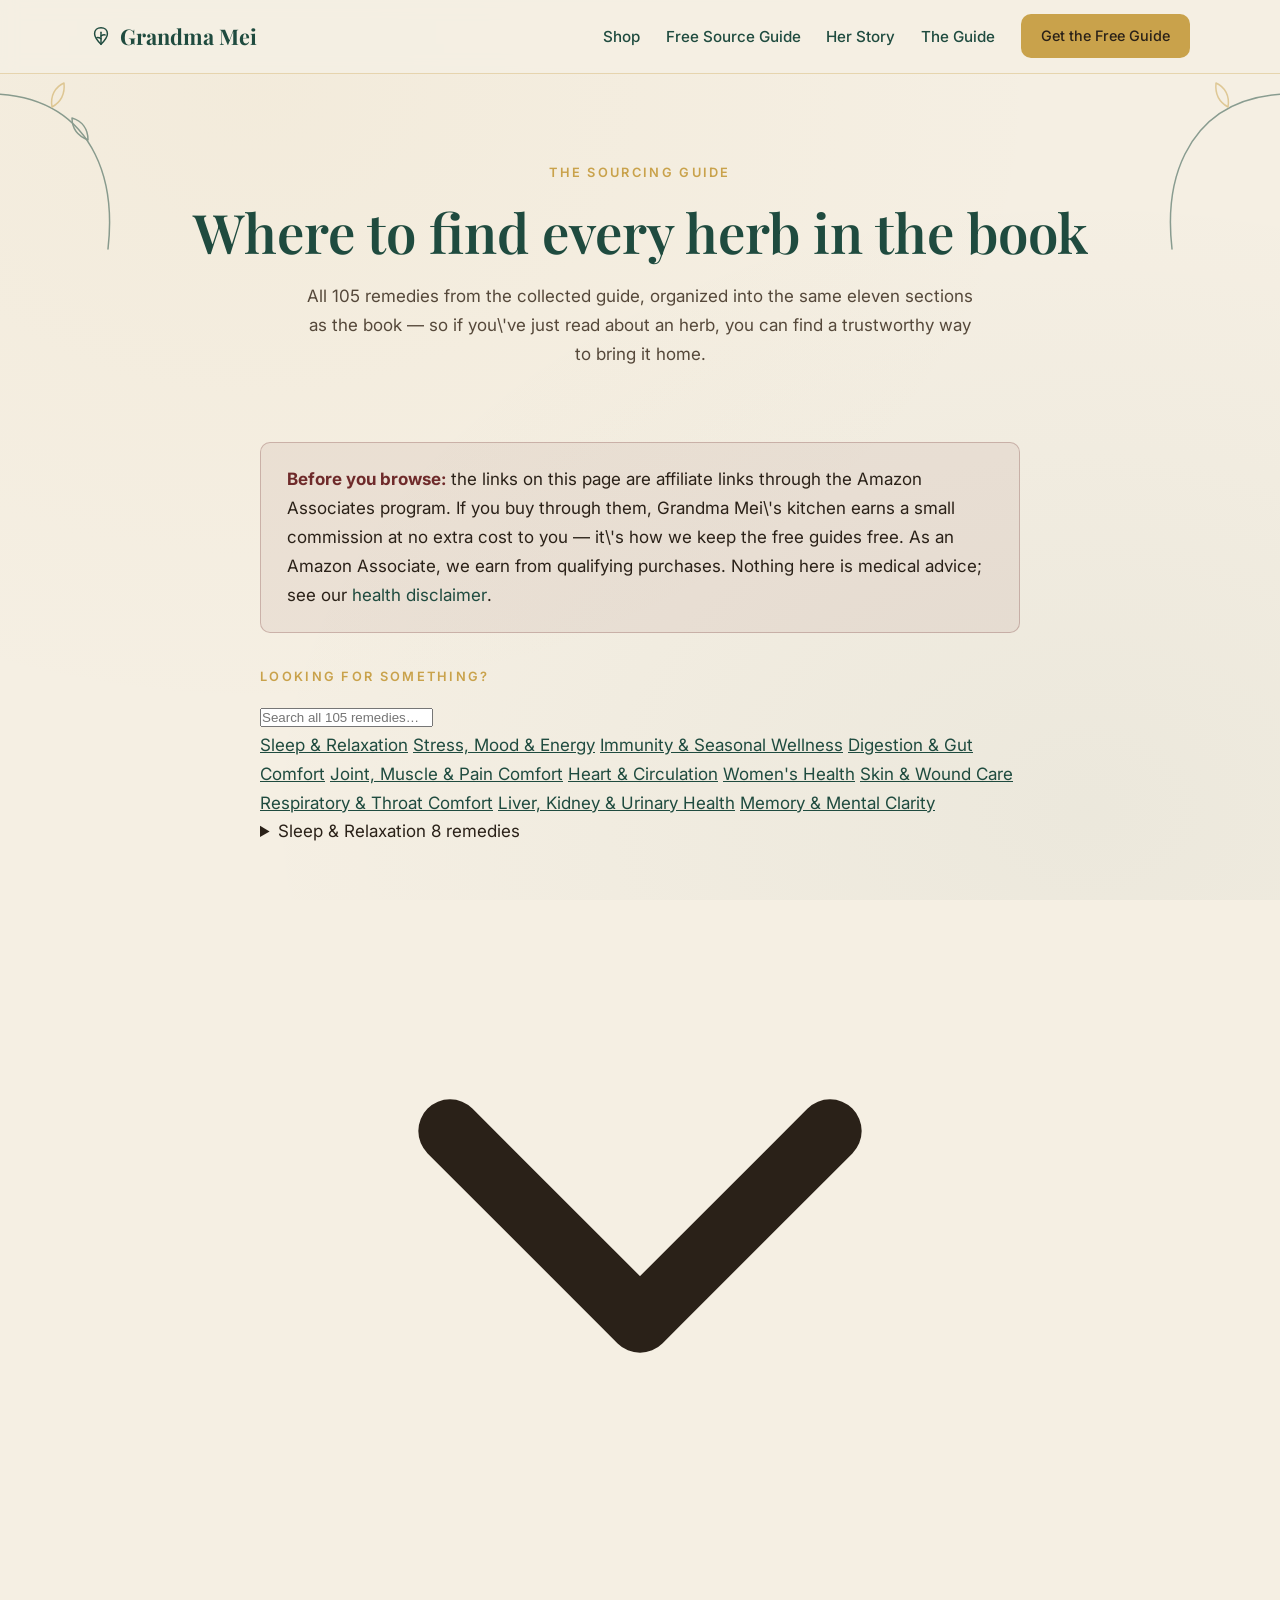
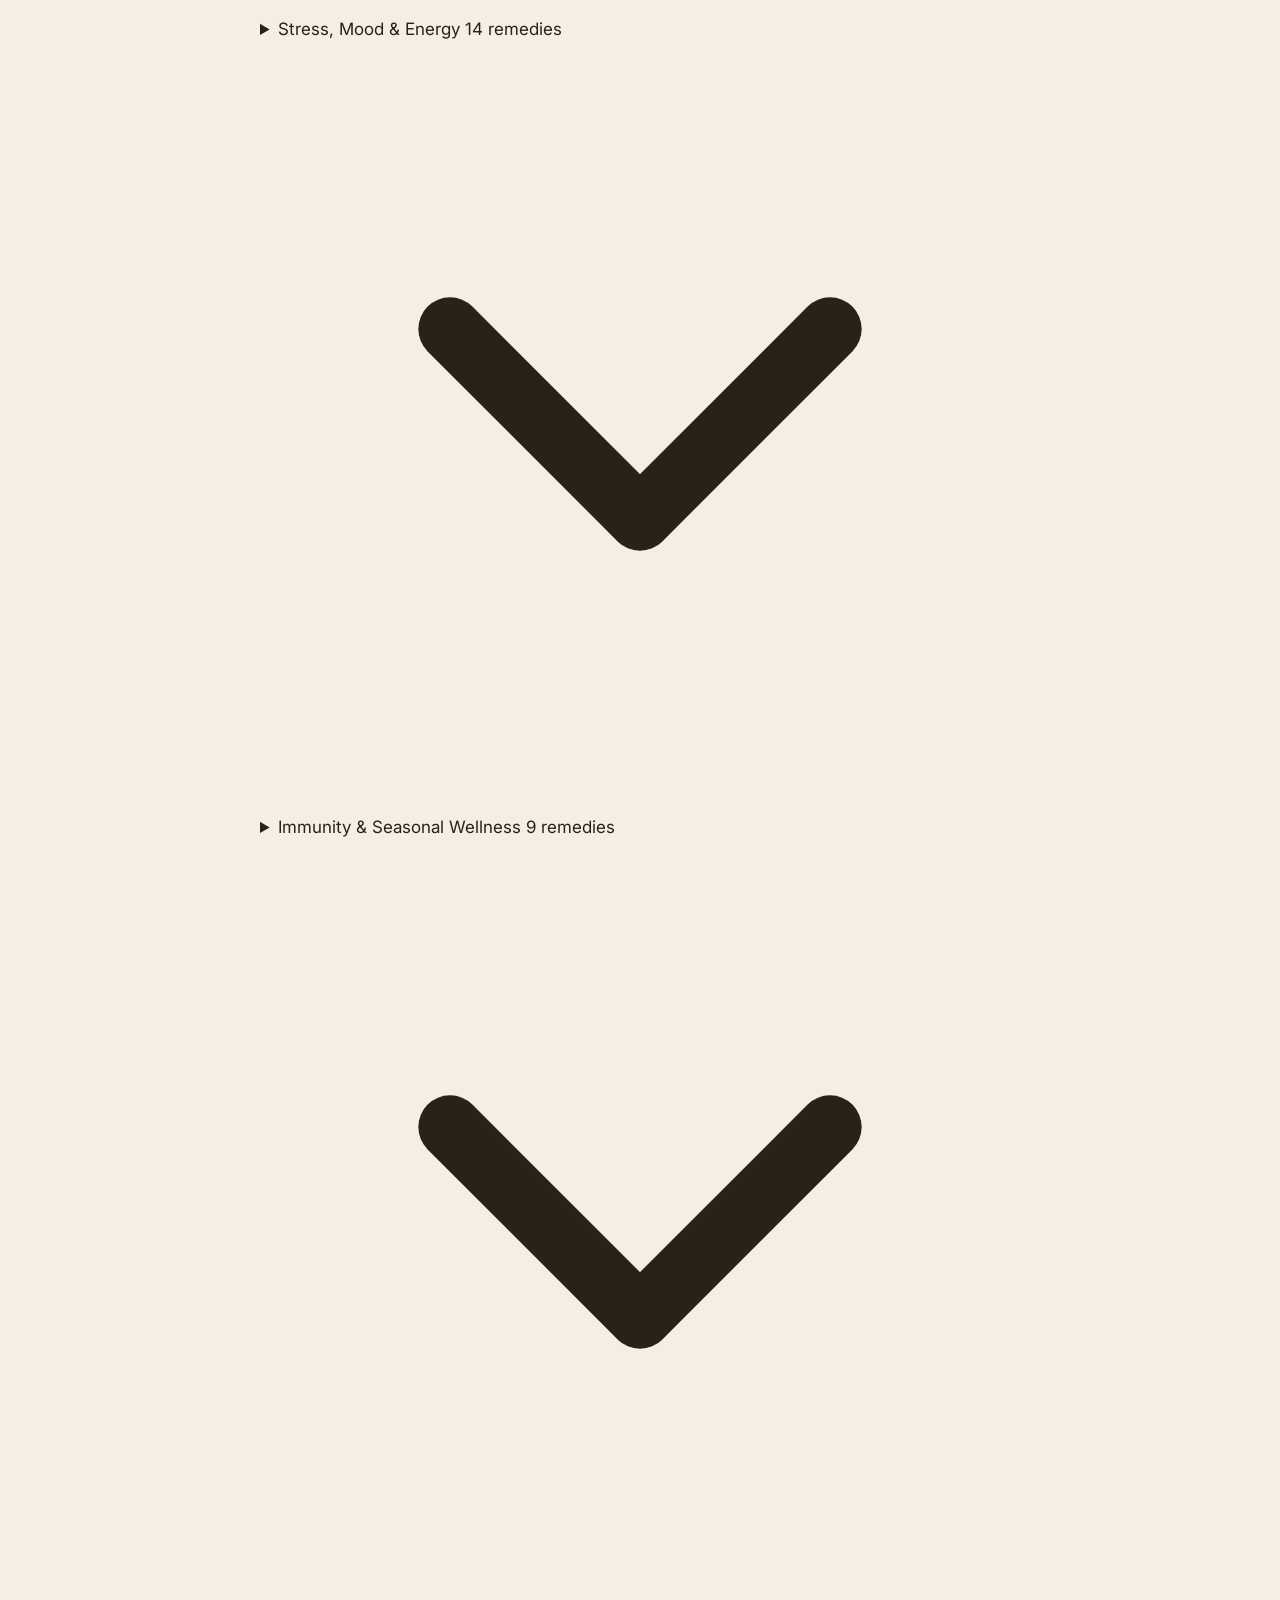
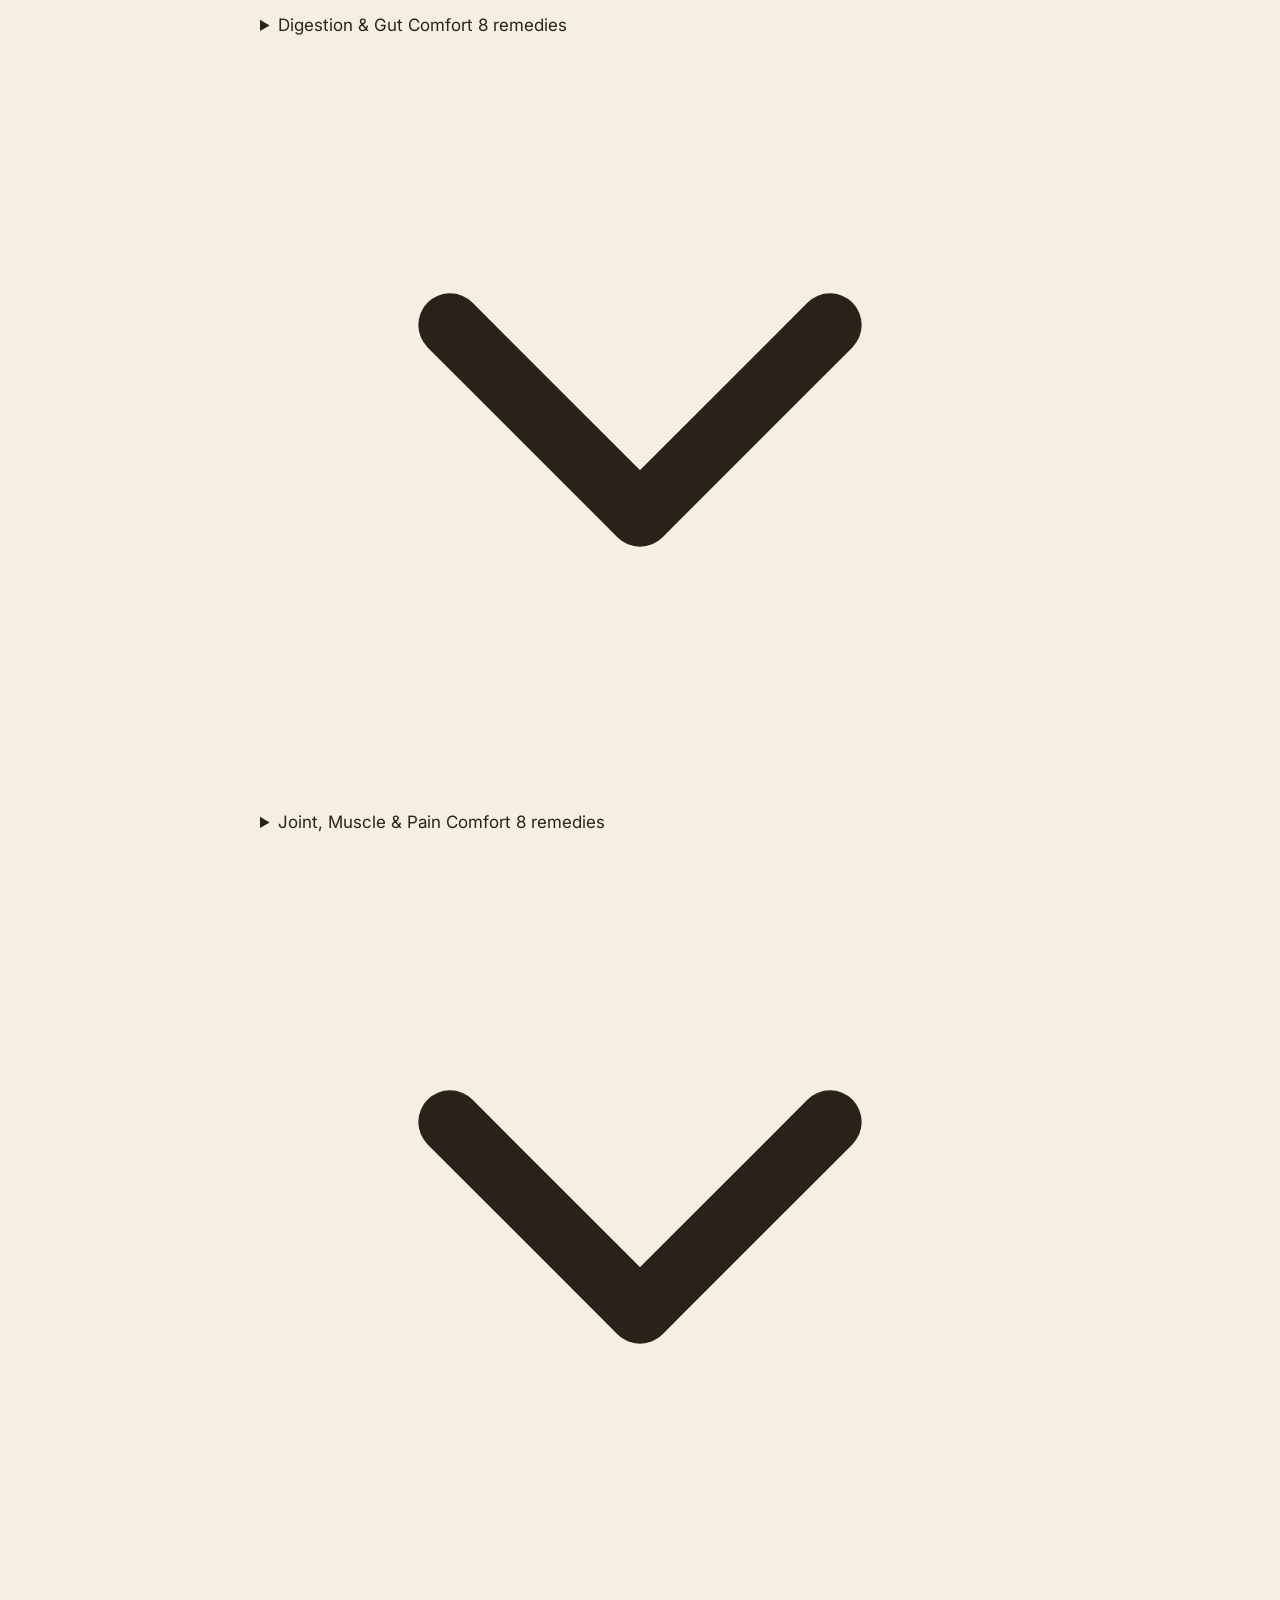
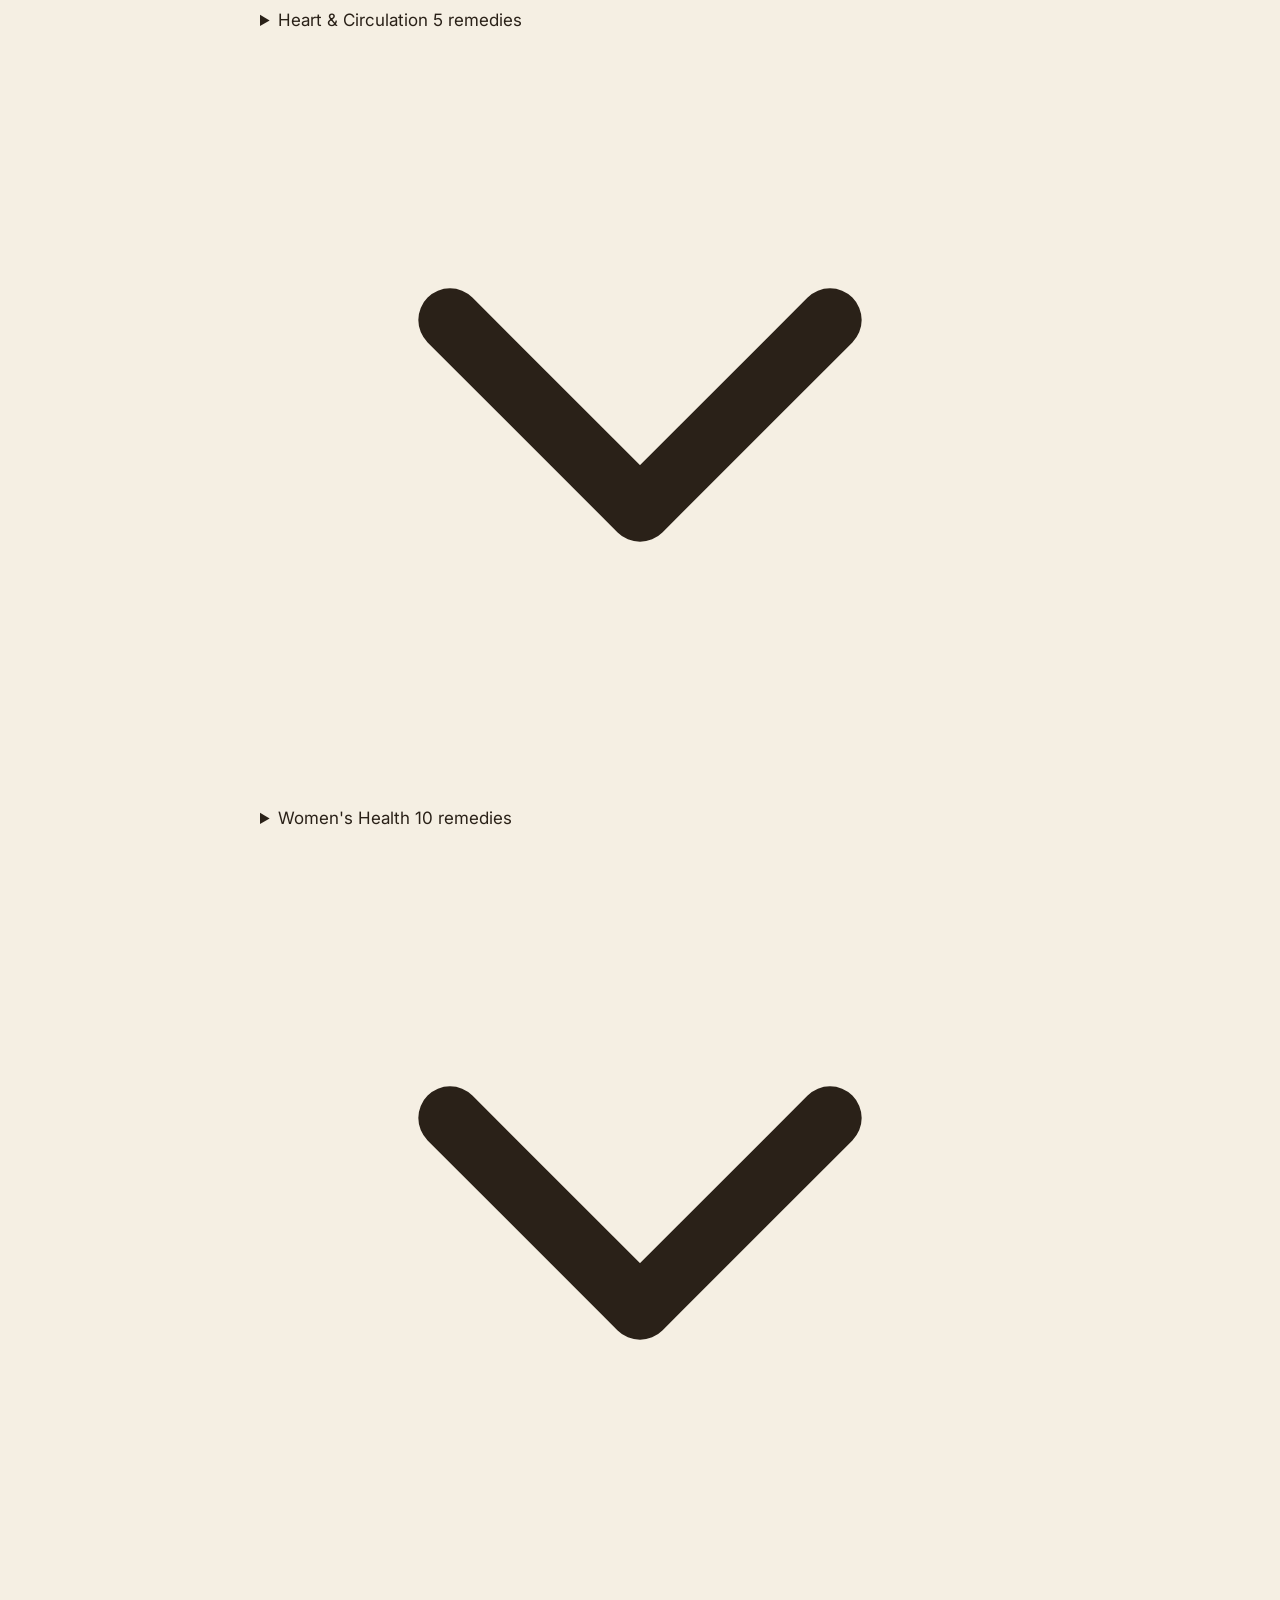
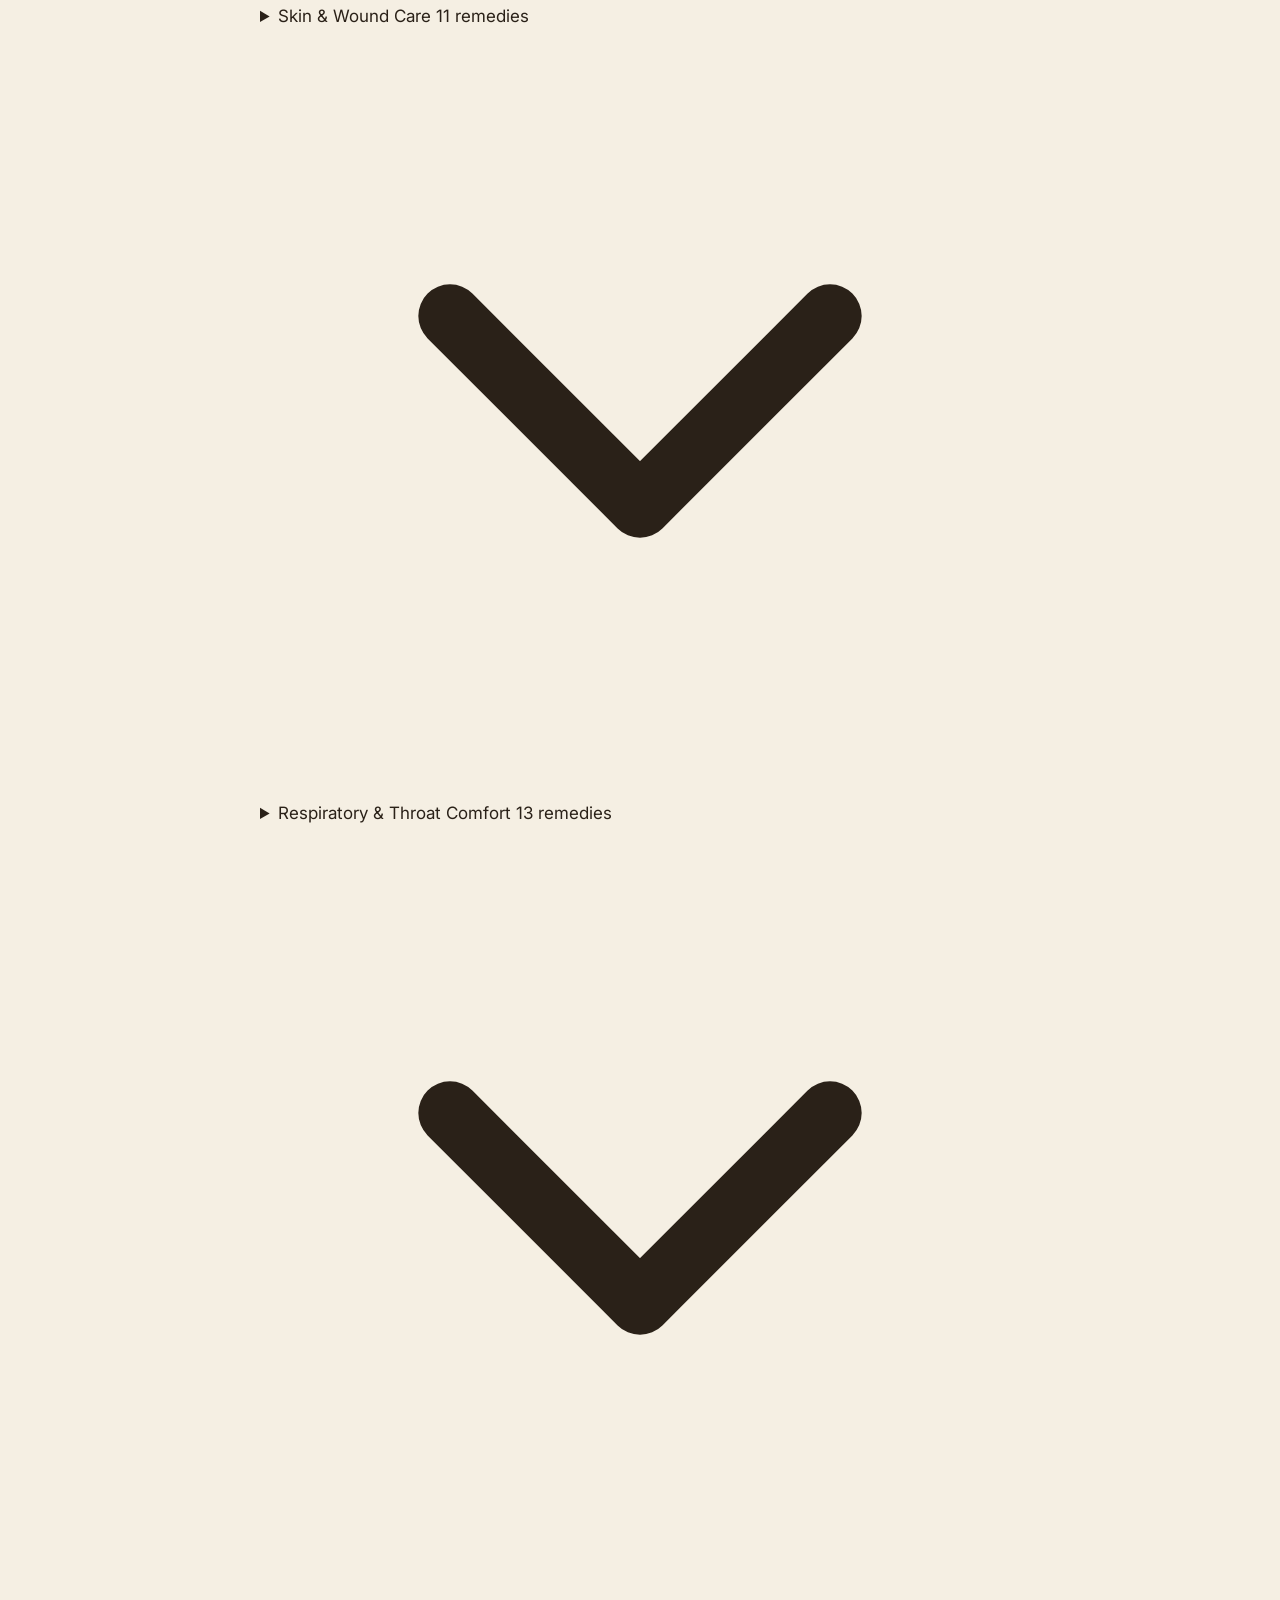
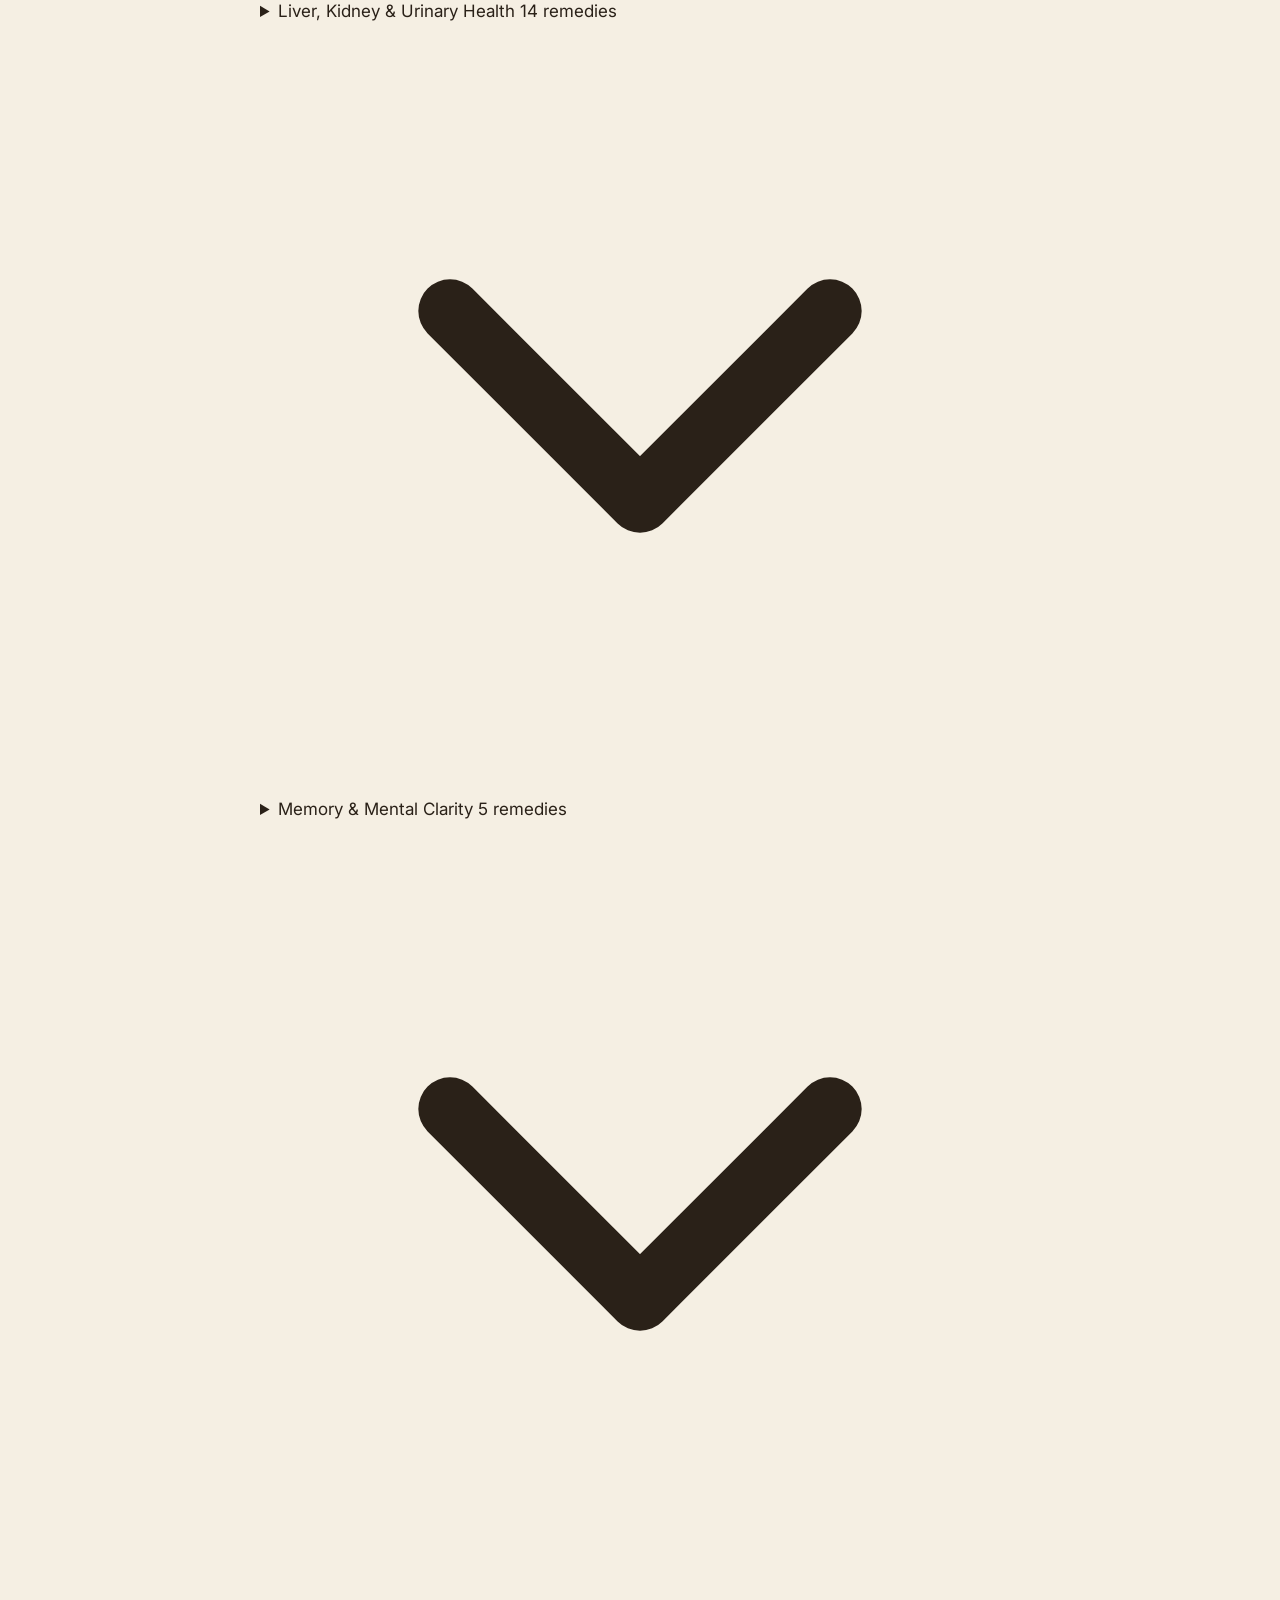
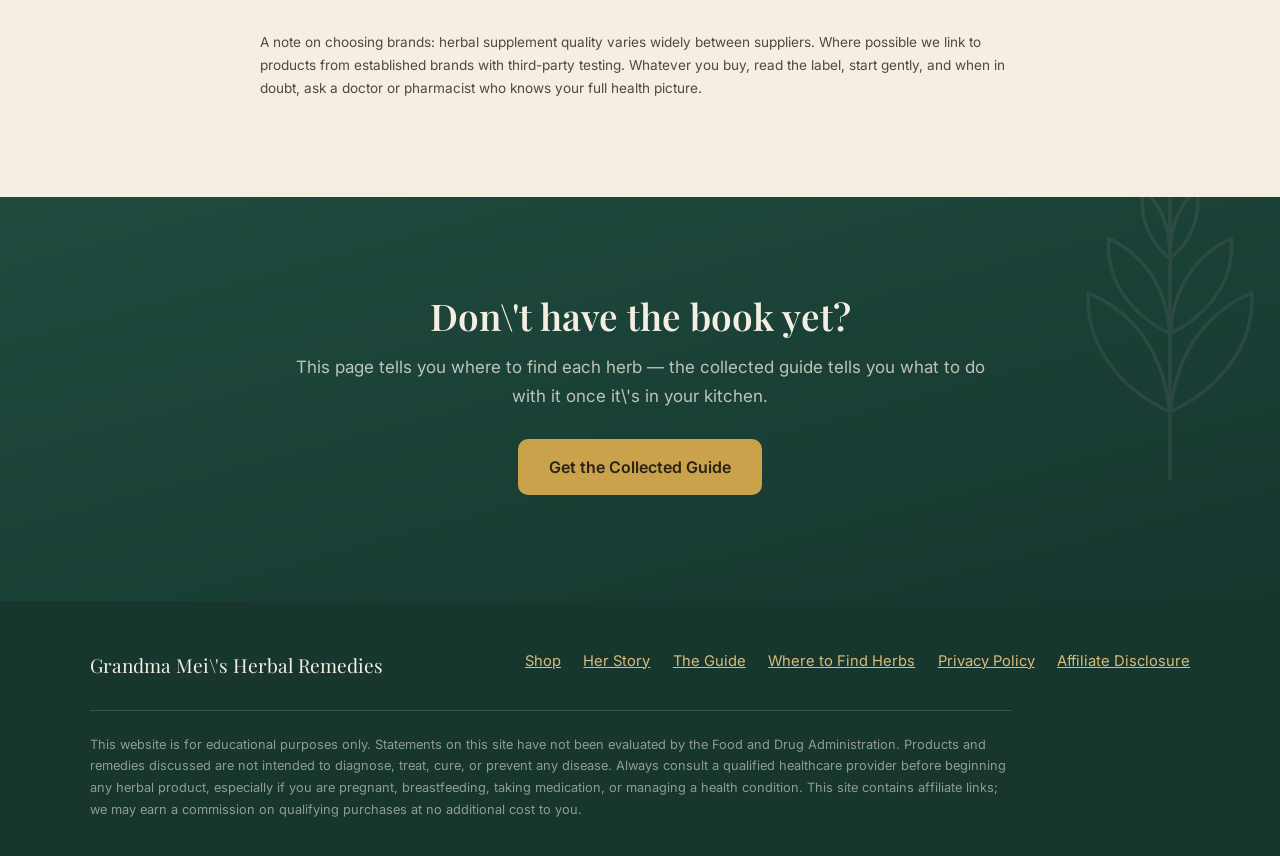
<file: sourceguide.html>
<!DOCTYPE html>
<html lang="en">
<head>
  <meta charset="UTF-8">
  <meta name="viewport" content="width=device-width, initial-scale=1.0">
  <title>Where to Find Every Herb — Sourcing Guide | Grandma Mei's Herbal Remedies</title>
  <meta name="description" content="Grandma Mei's sourcing guide: where to find each of the 105 herbs from the collected guide, organized by the same eleven sections as the ebook.">
  <link rel="preconnect" href="https://fonts.googleapis.com">
  <link rel="preconnect" href="https://fonts.gstatic.com" crossorigin>
  <link href="https://fonts.googleapis.com/css2?family=Playfair+Display:wght@600;700&family=Inter:wght@400;500;600&display=swap" rel="stylesheet">
  <link rel="stylesheet" href="css/styles.css">
  <!-- MailerLite Universal -->
<script>
    (function(w,d,e,u,f,l,n){w[f]=w[f]||function(){(w[f].q=w[f].q||[])
    .push(arguments);},l=d.createElement(e),l.async=1,l.src=u,
    n=d.getElementsByTagName(e)[0],n.parentNode.insertBefore(l,n);})
    (window,document,'script','https://assets.mailerlite.com/js/universal.js','ml');
    ml('account', '2549999');
</script>
<!-- End MailerLite Universal -->
</head>
<body>

  <header class="site-header">
    <div class="container site-header__inner">
      <a href="index.html" class="brand">
        <svg class="brand__leaf" viewBox="0 0 24 24" fill="none" stroke="currentColor" stroke-width="1.6" stroke-linecap="round" aria-hidden="true">
          <path d="M12 21c-4-4-7-7.6-7-11.5C5 5.5 8 3 12 3s7 2.5 7 6.5C19 13.4 16 17 12 21z"/><path d="M12 21V8"/>
          <path d="M12 12c1.5-1 3-1.4 4.5-1.2M12 15c-1.5-1-3-1.4-4.5-1.2"/>
        </svg>
        Grandma Mei
      </a>
      <button class="nav-toggle" aria-label="Toggle navigation" aria-expanded="false">
        <span></span><span></span><span></span>
      </button>
      <nav class="site-nav" aria-label="Main navigation">
        <a class="link-underline" href="shop.html">Shop</a>
        <a class="link-underline" href="sourceguide.html">Free Source Guide</a>
        <a class="link-underline" href="story.html">Her Story</a>
        <a class="link-underline" href="ebook.html">The Guide</a>
        <a class="btn btn--gold" href="index.html#free-guide">Get the Free Guide</a>
      </nav>
    </div>
  </header>

  <main>
    <!-- ================= Sourcing guide hero ================= -->
    <section class="shop-hero">
      <div class="leaves" aria-hidden="true"></div>
      <svg class="vine vine--tl" data-draw viewBox="0 0 190 190" aria-hidden="true">
        <path d="M-5 20 C 40 22, 75 40, 95 80 C 108 106, 112 140, 108 175"/>
        <path class="gold" d="M52 33 C 50 22, 55 13, 64 9 C 65 19, 61 28, 52 33"/>
        <path d="M88 66 C 78 62, 72 54, 72 44 C 82 47, 88 55, 88 66"/>
      </svg>
      <svg class="vine vine--tr" data-draw viewBox="0 0 190 190" aria-hidden="true">
        <path d="M-5 20 C 40 22, 75 40, 95 80 C 108 106, 112 140, 108 175"/>
        <path class="gold" d="M52 33 C 50 22, 55 13, 64 9 C 65 19, 61 28, 52 33"/>
      </svg>
      <div class="container" style="position: relative; z-index: 1;">
        <p class="eyebrow reveal">The Sourcing Guide</p>
        <h1 class="reveal" style="--reveal-delay: 80ms;">Where to find every herb in the book</h1>
        <p class="muted reveal" style="--reveal-delay: 160ms; margin-top: 1rem; max-width: 40em; margin-inline: auto;">All 105 remedies from the collected guide, organized into the same eleven sections as the book — so if you\'ve just read about an herb, you can find a trustworthy way to bring it home.</p>
      </div>
    </section>

    <section style="padding-top: 0;">
      <div class="container container--narrow">

        <!-- FTC disclosure — must stay above the links, prominent -->
        <div class="notice reveal" role="note">
          <p><strong>Before you browse:</strong> the links on this page are affiliate links through the Amazon Associates program. If you buy through them, Grandma Mei\'s kitchen earns a small commission at no extra cost to you — it\'s how we keep the free guides free. As an Amazon Associate, we earn from qualifying purchases. Nothing here is medical advice; see our <a class="link-underline" href="privacy.html#health-disclaimer">health disclaimer</a>.</p>
        </div>

        <!-- Search -->
        <div class="reveal" style="margin-top: 2rem;">
          <label for="herb-search" class="eyebrow" style="display:block;">Looking for something?</label>
          <input type="search" id="herb-search" class="herb-search" placeholder="Search all 105 remedies&hellip;" autocomplete="off">
        </div>

        <!-- Jump pills -->
        <nav class="jump-nav reveal" aria-label="Jump to section">
          <a href="#sleep-relaxation">Sleep &amp; Relaxation</a>
          <a href="#stress-mood-energy">Stress, Mood &amp; Energy</a>
          <a href="#immunity-seasonal-wellness">Immunity &amp; Seasonal Wellness</a>
          <a href="#digestion-gut-comfort">Digestion &amp; Gut Comfort</a>
          <a href="#joint-muscle-pain-comfort">Joint, Muscle &amp; Pain Comfort</a>
          <a href="#heart-circulation">Heart &amp; Circulation</a>
          <a href="#women-s-health">Women&#x27;s Health</a>
          <a href="#skin-wound-care">Skin &amp; Wound Care</a>
          <a href="#respiratory-throat-comfort">Respiratory &amp; Throat Comfort</a>
          <a href="#liver-kidney-urinary-health">Liver, Kidney &amp; Urinary Health</a>
          <a href="#memory-mental-clarity">Memory &amp; Mental Clarity</a>
        </nav>

        <p id="no-results" class="muted" style="display:none; text-align:center; padding: 2rem 0;">Nothing on the shelf by that name — try another spelling, or ask Grandma Mei on social.</p>

        <details class="acc reveal" id="sleep-relaxation">
          <summary>
            <span class="acc__title">Sleep &amp; Relaxation</span>
            <span class="acc__meta"><span class="acc__count">8 remedies</span><svg class="acc__chev" viewBox="0 0 24 24" fill="none" stroke="currentColor" stroke-width="2" stroke-linecap="round" stroke-linejoin="round" aria-hidden="true"><path d="M6 9l6 6 6-6"/></svg></span>
          </summary>
          <p class="acc__blurb">For the nights that need a little help settling down.</p>
          <ul class="herb-list">
            <li class="herb-row" data-herb="chamomile">
              <span class="herb-row__name">Chamomile</span>
              <!-- TODO: replace href with your Amazon Associates link for Chamomile -->
              <a class="btn btn--outline btn--small" href="https://migglemichael-create.github.io/website2/index.html" target="_blank" rel="nofollow sponsored noopener">Find on Amazon</a>
            </li>
            <li class="herb-row" data-herb="hops">
              <span class="herb-row__name">Hops</span>
              <!-- TODO: replace href with your Amazon Associates link for Hops -->
              <a class="btn btn--outline btn--small" href="[AFFILIATE_LINK:hops]" target="_blank" rel="nofollow sponsored noopener">Find on Amazon</a>
            </li>
            <li class="herb-row" data-herb="kava">
              <span class="herb-row__name">Kava</span>
              <!-- TODO: replace href with your Amazon Associates link for Kava -->
              <a class="btn btn--outline btn--small" href="[AFFILIATE_LINK:kava]" target="_blank" rel="nofollow sponsored noopener">Find on Amazon</a>
            </li>
            <li class="herb-row" data-herb="lavender">
              <span class="herb-row__name">Lavender</span>
              <!-- TODO: replace href with your Amazon Associates link for Lavender -->
              <a class="btn btn--outline btn--small" href="[AFFILIATE_LINK:lavender]" target="_blank" rel="nofollow sponsored noopener">Find on Amazon</a>
            </li>
            <li class="herb-row" data-herb="lemon balm">
              <span class="herb-row__name">Lemon Balm</span>
              <!-- TODO: replace href with your Amazon Associates link for Lemon Balm -->
              <a class="btn btn--outline btn--small" href="[AFFILIATE_LINK:lemon-balm]" target="_blank" rel="nofollow sponsored noopener">Find on Amazon</a>
            </li>
            <li class="herb-row" data-herb="passionflower">
              <span class="herb-row__name">Passionflower</span>
              <!-- TODO: replace href with your Amazon Associates link for Passionflower -->
              <a class="btn btn--outline btn--small" href="[AFFILIATE_LINK:passionflower]" target="_blank" rel="nofollow sponsored noopener">Find on Amazon</a>
            </li>
            <li class="herb-row" data-herb="skullcap">
              <span class="herb-row__name">Skullcap</span>
              <!-- TODO: replace href with your Amazon Associates link for Skullcap -->
              <a class="btn btn--outline btn--small" href="[AFFILIATE_LINK:skullcap]" target="_blank" rel="nofollow sponsored noopener">Find on Amazon</a>
            </li>
            <li class="herb-row" data-herb="valerian">
              <span class="herb-row__name">Valerian</span>
              <!-- TODO: replace href with your Amazon Associates link for Valerian -->
              <a class="btn btn--outline btn--small" href="[AFFILIATE_LINK:valerian]" target="_blank" rel="nofollow sponsored noopener">Find on Amazon</a>
            </li>
          </ul>
        </details>

        <details class="acc reveal" id="stress-mood-energy">
          <summary>
            <span class="acc__title">Stress, Mood &amp; Energy</span>
            <span class="acc__meta"><span class="acc__count">14 remedies</span><svg class="acc__chev" viewBox="0 0 24 24" fill="none" stroke="currentColor" stroke-width="2" stroke-linecap="round" stroke-linejoin="round" aria-hidden="true"><path d="M6 9l6 6 6-6"/></svg></span>
          </summary>
          <p class="acc__blurb">For heavy days, low spirits, and tired bones.</p>
          <ul class="herb-list">
            <li class="herb-row" data-herb="american ginseng">
              <span class="herb-row__name">American Ginseng</span>
              <!-- TODO: replace href with your Amazon Associates link for American Ginseng -->
              <a class="btn btn--outline btn--small" href="[AFFILIATE_LINK:american-ginseng]" target="_blank" rel="nofollow sponsored noopener">Find on Amazon</a>
            </li>
            <li class="herb-row" data-herb="ashwagandha">
              <span class="herb-row__name">Ashwagandha</span>
              <!-- TODO: replace href with your Amazon Associates link for Ashwagandha -->
              <a class="btn btn--outline btn--small" href="[AFFILIATE_LINK:ashwagandha]" target="_blank" rel="nofollow sponsored noopener">Find on Amazon</a>
            </li>
            <li class="herb-row" data-herb="cordyceps">
              <span class="herb-row__name">Cordyceps</span>
              <!-- TODO: replace href with your Amazon Associates link for Cordyceps -->
              <a class="btn btn--outline btn--small" href="[AFFILIATE_LINK:cordyceps]" target="_blank" rel="nofollow sponsored noopener">Find on Amazon</a>
            </li>
            <li class="herb-row" data-herb="damiana">
              <span class="herb-row__name">Damiana</span>
              <!-- TODO: replace href with your Amazon Associates link for Damiana -->
              <a class="btn btn--outline btn--small" href="[AFFILIATE_LINK:damiana]" target="_blank" rel="nofollow sponsored noopener">Find on Amazon</a>
            </li>
            <li class="herb-row" data-herb="eleuthero (siberian ginseng)">
              <span class="herb-row__name">Eleuthero (Siberian Ginseng)</span>
              <!-- TODO: replace href with your Amazon Associates link for Eleuthero (Siberian Ginseng) -->
              <a class="btn btn--outline btn--small" href="[AFFILIATE_LINK:eleuthero-siberian-ginseng]" target="_blank" rel="nofollow sponsored noopener">Find on Amazon</a>
            </li>
            <li class="herb-row" data-herb="ginseng (asian/panax)">
              <span class="herb-row__name">Ginseng (Asian/Panax)</span>
              <!-- TODO: replace href with your Amazon Associates link for Ginseng (Asian/Panax) -->
              <a class="btn btn--outline btn--small" href="[AFFILIATE_LINK:ginseng-asian-panax]" target="_blank" rel="nofollow sponsored noopener">Find on Amazon</a>
            </li>
            <li class="herb-row" data-herb="holy basil / tulsi">
              <span class="herb-row__name">Holy Basil / Tulsi</span>
              <!-- TODO: replace href with your Amazon Associates link for Holy Basil / Tulsi -->
              <a class="btn btn--outline btn--small" href="[AFFILIATE_LINK:holy-basil-tulsi]" target="_blank" rel="nofollow sponsored noopener">Find on Amazon</a>
            </li>
            <li class="herb-row" data-herb="maca root">
              <span class="herb-row__name">Maca Root</span>
              <!-- TODO: replace href with your Amazon Associates link for Maca Root -->
              <a class="btn btn--outline btn--small" href="[AFFILIATE_LINK:maca-root]" target="_blank" rel="nofollow sponsored noopener">Find on Amazon</a>
            </li>
            <li class="herb-row" data-herb="moringa">
              <span class="herb-row__name">Moringa</span>
              <!-- TODO: replace href with your Amazon Associates link for Moringa -->
              <a class="btn btn--outline btn--small" href="[AFFILIATE_LINK:moringa]" target="_blank" rel="nofollow sponsored noopener">Find on Amazon</a>
            </li>
            <li class="herb-row" data-herb="mucuna pruriens (velvet bean)">
              <span class="herb-row__name">Mucuna Pruriens (Velvet Bean)</span>
              <!-- TODO: replace href with your Amazon Associates link for Mucuna Pruriens (Velvet Bean) -->
              <a class="btn btn--outline btn--small" href="[AFFILIATE_LINK:mucuna-pruriens-velvet-bean]" target="_blank" rel="nofollow sponsored noopener">Find on Amazon</a>
            </li>
            <li class="herb-row" data-herb="rhodiola">
              <span class="herb-row__name">Rhodiola</span>
              <!-- TODO: replace href with your Amazon Associates link for Rhodiola -->
              <a class="btn btn--outline btn--small" href="[AFFILIATE_LINK:rhodiola]" target="_blank" rel="nofollow sponsored noopener">Find on Amazon</a>
            </li>
            <li class="herb-row" data-herb="schisandra">
              <span class="herb-row__name">Schisandra</span>
              <!-- TODO: replace href with your Amazon Associates link for Schisandra -->
              <a class="btn btn--outline btn--small" href="[AFFILIATE_LINK:schisandra]" target="_blank" rel="nofollow sponsored noopener">Find on Amazon</a>
            </li>
            <li class="herb-row" data-herb="spirulina">
              <span class="herb-row__name">Spirulina</span>
              <!-- TODO: replace href with your Amazon Associates link for Spirulina -->
              <a class="btn btn--outline btn--small" href="[AFFILIATE_LINK:spirulina]" target="_blank" rel="nofollow sponsored noopener">Find on Amazon</a>
            </li>
            <li class="herb-row" data-herb="st. john&#x27;s wort">
              <span class="herb-row__name">St. John&#x27;s Wort</span>
              <!-- TODO: replace href with your Amazon Associates link for St. John&#x27;s Wort -->
              <a class="btn btn--outline btn--small" href="[AFFILIATE_LINK:st-john-s-wort]" target="_blank" rel="nofollow sponsored noopener">Find on Amazon</a>
            </li>
          </ul>
        </details>

        <details class="acc reveal" id="immunity-seasonal-wellness">
          <summary>
            <span class="acc__title">Immunity &amp; Seasonal Wellness</span>
            <span class="acc__meta"><span class="acc__count">9 remedies</span><svg class="acc__chev" viewBox="0 0 24 24" fill="none" stroke="currentColor" stroke-width="2" stroke-linecap="round" stroke-linejoin="round" aria-hidden="true"><path d="M6 9l6 6 6-6"/></svg></span>
          </summary>
          <p class="acc__blurb">For the changing seasons and the sniffles they bring.</p>
          <ul class="herb-list">
            <li class="herb-row" data-herb="astragalus">
              <span class="herb-row__name">Astragalus</span>
              <!-- TODO: replace href with your Amazon Associates link for Astragalus -->
              <a class="btn btn--outline btn--small" href="[AFFILIATE_LINK:astragalus]" target="_blank" rel="nofollow sponsored noopener">Find on Amazon</a>
            </li>
            <li class="herb-row" data-herb="chaga mushroom">
              <span class="herb-row__name">Chaga Mushroom</span>
              <!-- TODO: replace href with your Amazon Associates link for Chaga Mushroom -->
              <a class="btn btn--outline btn--small" href="[AFFILIATE_LINK:chaga-mushroom]" target="_blank" rel="nofollow sponsored noopener">Find on Amazon</a>
            </li>
            <li class="herb-row" data-herb="echinacea">
              <span class="herb-row__name">Echinacea</span>
              <!-- TODO: replace href with your Amazon Associates link for Echinacea -->
              <a class="btn btn--outline btn--small" href="[AFFILIATE_LINK:echinacea]" target="_blank" rel="nofollow sponsored noopener">Find on Amazon</a>
            </li>
            <li class="herb-row" data-herb="elderberry">
              <span class="herb-row__name">Elderberry</span>
              <!-- TODO: replace href with your Amazon Associates link for Elderberry -->
              <a class="btn btn--outline btn--small" href="[AFFILIATE_LINK:elderberry]" target="_blank" rel="nofollow sponsored noopener">Find on Amazon</a>
            </li>
            <li class="herb-row" data-herb="goldenseal">
              <span class="herb-row__name">Goldenseal</span>
              <!-- TODO: replace href with your Amazon Associates link for Goldenseal -->
              <a class="btn btn--outline btn--small" href="[AFFILIATE_LINK:goldenseal]" target="_blank" rel="nofollow sponsored noopener">Find on Amazon</a>
            </li>
            <li class="herb-row" data-herb="nettle (stinging nettle)">
              <span class="herb-row__name">Nettle (Stinging Nettle)</span>
              <!-- TODO: replace href with your Amazon Associates link for Nettle (Stinging Nettle) -->
              <a class="btn btn--outline btn--small" href="[AFFILIATE_LINK:nettle-stinging-nettle]" target="_blank" rel="nofollow sponsored noopener">Find on Amazon</a>
            </li>
            <li class="herb-row" data-herb="pau d&#x27;arco">
              <span class="herb-row__name">Pau D&#x27;Arco</span>
              <!-- TODO: replace href with your Amazon Associates link for Pau D&#x27;Arco -->
              <a class="btn btn--outline btn--small" href="[AFFILIATE_LINK:pau-d-arco]" target="_blank" rel="nofollow sponsored noopener">Find on Amazon</a>
            </li>
            <li class="herb-row" data-herb="reishi mushroom">
              <span class="herb-row__name">Reishi Mushroom</span>
              <!-- TODO: replace href with your Amazon Associates link for Reishi Mushroom -->
              <a class="btn btn--outline btn--small" href="[AFFILIATE_LINK:reishi-mushroom]" target="_blank" rel="nofollow sponsored noopener">Find on Amazon</a>
            </li>
            <li class="herb-row" data-herb="turkey tail mushroom">
              <span class="herb-row__name">Turkey Tail Mushroom</span>
              <!-- TODO: replace href with your Amazon Associates link for Turkey Tail Mushroom -->
              <a class="btn btn--outline btn--small" href="[AFFILIATE_LINK:turkey-tail-mushroom]" target="_blank" rel="nofollow sponsored noopener">Find on Amazon</a>
            </li>
          </ul>
        </details>

        <details class="acc reveal" id="digestion-gut-comfort">
          <summary>
            <span class="acc__title">Digestion &amp; Gut Comfort</span>
            <span class="acc__meta"><span class="acc__count">8 remedies</span><svg class="acc__chev" viewBox="0 0 24 24" fill="none" stroke="currentColor" stroke-width="2" stroke-linecap="round" stroke-linejoin="round" aria-hidden="true"><path d="M6 9l6 6 6-6"/></svg></span>
          </summary>
          <p class="acc__blurb">For unsettled stomachs and heavy meals.</p>
          <ul class="herb-list">
            <li class="herb-row" data-herb="basil (sweet basil)">
              <span class="herb-row__name">Basil (Sweet Basil)</span>
              <!-- TODO: replace href with your Amazon Associates link for Basil (Sweet Basil) -->
              <a class="btn btn--outline btn--small" href="[AFFILIATE_LINK:basil-sweet-basil]" target="_blank" rel="nofollow sponsored noopener">Find on Amazon</a>
            </li>
            <li class="herb-row" data-herb="cinnamon">
              <span class="herb-row__name">Cinnamon</span>
              <!-- TODO: replace href with your Amazon Associates link for Cinnamon -->
              <a class="btn btn--outline btn--small" href="[AFFILIATE_LINK:cinnamon]" target="_blank" rel="nofollow sponsored noopener">Find on Amazon</a>
            </li>
            <li class="herb-row" data-herb="ginger">
              <span class="herb-row__name">Ginger</span>
              <!-- TODO: replace href with your Amazon Associates link for Ginger -->
              <a class="btn btn--outline btn--small" href="[AFFILIATE_LINK:ginger]" target="_blank" rel="nofollow sponsored noopener">Find on Amazon</a>
            </li>
            <li class="herb-row" data-herb="licorice root">
              <span class="herb-row__name">Licorice Root</span>
              <!-- TODO: replace href with your Amazon Associates link for Licorice Root -->
              <a class="btn btn--outline btn--small" href="[AFFILIATE_LINK:licorice-root]" target="_blank" rel="nofollow sponsored noopener">Find on Amazon</a>
            </li>
            <li class="herb-row" data-herb="parsley">
              <span class="herb-row__name">Parsley</span>
              <!-- TODO: replace href with your Amazon Associates link for Parsley -->
              <a class="btn btn--outline btn--small" href="[AFFILIATE_LINK:parsley]" target="_blank" rel="nofollow sponsored noopener">Find on Amazon</a>
            </li>
            <li class="herb-row" data-herb="peppermint">
              <span class="herb-row__name">Peppermint</span>
              <!-- TODO: replace href with your Amazon Associates link for Peppermint -->
              <a class="btn btn--outline btn--small" href="[AFFILIATE_LINK:peppermint]" target="_blank" rel="nofollow sponsored noopener">Find on Amazon</a>
            </li>
            <li class="herb-row" data-herb="triphala">
              <span class="herb-row__name">Triphala</span>
              <!-- TODO: replace href with your Amazon Associates link for Triphala -->
              <a class="btn btn--outline btn--small" href="[AFFILIATE_LINK:triphala]" target="_blank" rel="nofollow sponsored noopener">Find on Amazon</a>
            </li>
            <li class="herb-row" data-herb="wormwood">
              <span class="herb-row__name">Wormwood</span>
              <!-- TODO: replace href with your Amazon Associates link for Wormwood -->
              <a class="btn btn--outline btn--small" href="[AFFILIATE_LINK:wormwood]" target="_blank" rel="nofollow sponsored noopener">Find on Amazon</a>
            </li>
          </ul>
        </details>

        <details class="acc reveal" id="joint-muscle-pain-comfort">
          <summary>
            <span class="acc__title">Joint, Muscle &amp; Pain Comfort</span>
            <span class="acc__meta"><span class="acc__count">8 remedies</span><svg class="acc__chev" viewBox="0 0 24 24" fill="none" stroke="currentColor" stroke-width="2" stroke-linecap="round" stroke-linejoin="round" aria-hidden="true"><path d="M6 9l6 6 6-6"/></svg></span>
          </summary>
          <p class="acc__blurb">For the aches that come with a life well used.</p>
          <ul class="herb-list">
            <li class="herb-row" data-herb="boswellia (frankincense)">
              <span class="herb-row__name">Boswellia (Frankincense)</span>
              <!-- TODO: replace href with your Amazon Associates link for Boswellia (Frankincense) -->
              <a class="btn btn--outline btn--small" href="[AFFILIATE_LINK:boswellia-frankincense]" target="_blank" rel="nofollow sponsored noopener">Find on Amazon</a>
            </li>
            <li class="herb-row" data-herb="cat&#x27;s claw">
              <span class="herb-row__name">Cat&#x27;s Claw</span>
              <!-- TODO: replace href with your Amazon Associates link for Cat&#x27;s Claw -->
              <a class="btn btn--outline btn--small" href="[AFFILIATE_LINK:cat-s-claw]" target="_blank" rel="nofollow sponsored noopener">Find on Amazon</a>
            </li>
            <li class="herb-row" data-herb="cayenne pepper">
              <span class="herb-row__name">Cayenne Pepper</span>
              <!-- TODO: replace href with your Amazon Associates link for Cayenne Pepper -->
              <a class="btn btn--outline btn--small" href="[AFFILIATE_LINK:cayenne-pepper]" target="_blank" rel="nofollow sponsored noopener">Find on Amazon</a>
            </li>
            <li class="herb-row" data-herb="celery seed">
              <span class="herb-row__name">Celery Seed</span>
              <!-- TODO: replace href with your Amazon Associates link for Celery Seed -->
              <a class="btn btn--outline btn--small" href="[AFFILIATE_LINK:celery-seed]" target="_blank" rel="nofollow sponsored noopener">Find on Amazon</a>
            </li>
            <li class="herb-row" data-herb="comfrey">
              <span class="herb-row__name">Comfrey</span>
              <!-- TODO: replace href with your Amazon Associates link for Comfrey -->
              <a class="btn btn--outline btn--small" href="[AFFILIATE_LINK:comfrey]" target="_blank" rel="nofollow sponsored noopener">Find on Amazon</a>
            </li>
            <li class="herb-row" data-herb="devil&#x27;s claw">
              <span class="herb-row__name">Devil&#x27;s Claw</span>
              <!-- TODO: replace href with your Amazon Associates link for Devil&#x27;s Claw -->
              <a class="btn btn--outline btn--small" href="[AFFILIATE_LINK:devil-s-claw]" target="_blank" rel="nofollow sponsored noopener">Find on Amazon</a>
            </li>
            <li class="herb-row" data-herb="feverfew">
              <span class="herb-row__name">Feverfew</span>
              <!-- TODO: replace href with your Amazon Associates link for Feverfew -->
              <a class="btn btn--outline btn--small" href="[AFFILIATE_LINK:feverfew]" target="_blank" rel="nofollow sponsored noopener">Find on Amazon</a>
            </li>
            <li class="herb-row" data-herb="turmeric">
              <span class="herb-row__name">Turmeric</span>
              <!-- TODO: replace href with your Amazon Associates link for Turmeric -->
              <a class="btn btn--outline btn--small" href="[AFFILIATE_LINK:turmeric]" target="_blank" rel="nofollow sponsored noopener">Find on Amazon</a>
            </li>
          </ul>
        </details>

        <details class="acc reveal" id="heart-circulation">
          <summary>
            <span class="acc__title">Heart &amp; Circulation</span>
            <span class="acc__meta"><span class="acc__count">5 remedies</span><svg class="acc__chev" viewBox="0 0 24 24" fill="none" stroke="currentColor" stroke-width="2" stroke-linecap="round" stroke-linejoin="round" aria-hidden="true"><path d="M6 9l6 6 6-6"/></svg></span>
          </summary>
          <p class="acc__blurb">For the steady drum that keeps the whole house running.</p>
          <ul class="herb-list">
            <li class="herb-row" data-herb="bilberry">
              <span class="herb-row__name">Bilberry</span>
              <!-- TODO: replace href with your Amazon Associates link for Bilberry -->
              <a class="btn btn--outline btn--small" href="[AFFILIATE_LINK:bilberry]" target="_blank" rel="nofollow sponsored noopener">Find on Amazon</a>
            </li>
            <li class="herb-row" data-herb="garlic">
              <span class="herb-row__name">Garlic</span>
              <!-- TODO: replace href with your Amazon Associates link for Garlic -->
              <a class="btn btn--outline btn--small" href="[AFFILIATE_LINK:garlic]" target="_blank" rel="nofollow sponsored noopener">Find on Amazon</a>
            </li>
            <li class="herb-row" data-herb="guggul">
              <span class="herb-row__name">Guggul</span>
              <!-- TODO: replace href with your Amazon Associates link for Guggul -->
              <a class="btn btn--outline btn--small" href="[AFFILIATE_LINK:guggul]" target="_blank" rel="nofollow sponsored noopener">Find on Amazon</a>
            </li>
            <li class="herb-row" data-herb="hawthorn">
              <span class="herb-row__name">Hawthorn</span>
              <!-- TODO: replace href with your Amazon Associates link for Hawthorn -->
              <a class="btn btn--outline btn--small" href="[AFFILIATE_LINK:hawthorn]" target="_blank" rel="nofollow sponsored noopener">Find on Amazon</a>
            </li>
            <li class="herb-row" data-herb="horse chestnut">
              <span class="herb-row__name">Horse Chestnut</span>
              <!-- TODO: replace href with your Amazon Associates link for Horse Chestnut -->
              <a class="btn btn--outline btn--small" href="[AFFILIATE_LINK:horse-chestnut]" target="_blank" rel="nofollow sponsored noopener">Find on Amazon</a>
            </li>
          </ul>
        </details>

        <details class="acc reveal" id="women-s-health">
          <summary>
            <span class="acc__title">Women&#x27;s Health</span>
            <span class="acc__meta"><span class="acc__count">10 remedies</span><svg class="acc__chev" viewBox="0 0 24 24" fill="none" stroke="currentColor" stroke-width="2" stroke-linecap="round" stroke-linejoin="round" aria-hidden="true"><path d="M6 9l6 6 6-6"/></svg></span>
          </summary>
          <p class="acc__blurb">Remedies women have passed to their daughters for generations.</p>
          <ul class="herb-list">
            <li class="herb-row" data-herb="black cohosh">
              <span class="herb-row__name">Black Cohosh</span>
              <!-- TODO: replace href with your Amazon Associates link for Black Cohosh -->
              <a class="btn btn--outline btn--small" href="[AFFILIATE_LINK:black-cohosh]" target="_blank" rel="nofollow sponsored noopener">Find on Amazon</a>
            </li>
            <li class="herb-row" data-herb="chaste tree / chasteberry (vitex)">
              <span class="herb-row__name">Chaste Tree / Chasteberry (Vitex)</span>
              <!-- TODO: replace href with your Amazon Associates link for Chaste Tree / Chasteberry (Vitex) -->
              <a class="btn btn--outline btn--small" href="[AFFILIATE_LINK:chaste-tree-chasteberry-vitex]" target="_blank" rel="nofollow sponsored noopener">Find on Amazon</a>
            </li>
            <li class="herb-row" data-herb="dong quai">
              <span class="herb-row__name">Dong Quai</span>
              <!-- TODO: replace href with your Amazon Associates link for Dong Quai -->
              <a class="btn btn--outline btn--small" href="[AFFILIATE_LINK:dong-quai]" target="_blank" rel="nofollow sponsored noopener">Find on Amazon</a>
            </li>
            <li class="herb-row" data-herb="fenugreek">
              <span class="herb-row__name">Fenugreek</span>
              <!-- TODO: replace href with your Amazon Associates link for Fenugreek -->
              <a class="btn btn--outline btn--small" href="[AFFILIATE_LINK:fenugreek]" target="_blank" rel="nofollow sponsored noopener">Find on Amazon</a>
            </li>
            <li class="herb-row" data-herb="motherwort">
              <span class="herb-row__name">Motherwort</span>
              <!-- TODO: replace href with your Amazon Associates link for Motherwort -->
              <a class="btn btn--outline btn--small" href="[AFFILIATE_LINK:motherwort]" target="_blank" rel="nofollow sponsored noopener">Find on Amazon</a>
            </li>
            <li class="herb-row" data-herb="red clover">
              <span class="herb-row__name">Red Clover</span>
              <!-- TODO: replace href with your Amazon Associates link for Red Clover -->
              <a class="btn btn--outline btn--small" href="[AFFILIATE_LINK:red-clover]" target="_blank" rel="nofollow sponsored noopener">Find on Amazon</a>
            </li>
            <li class="herb-row" data-herb="red raspberry leaf">
              <span class="herb-row__name">Red Raspberry Leaf</span>
              <!-- TODO: replace href with your Amazon Associates link for Red Raspberry Leaf -->
              <a class="btn btn--outline btn--small" href="[AFFILIATE_LINK:red-raspberry-leaf]" target="_blank" rel="nofollow sponsored noopener">Find on Amazon</a>
            </li>
            <li class="herb-row" data-herb="sage">
              <span class="herb-row__name">Sage</span>
              <!-- TODO: replace href with your Amazon Associates link for Sage -->
              <a class="btn btn--outline btn--small" href="[AFFILIATE_LINK:sage]" target="_blank" rel="nofollow sponsored noopener">Find on Amazon</a>
            </li>
            <li class="herb-row" data-herb="shatavari">
              <span class="herb-row__name">Shatavari</span>
              <!-- TODO: replace href with your Amazon Associates link for Shatavari -->
              <a class="btn btn--outline btn--small" href="[AFFILIATE_LINK:shatavari]" target="_blank" rel="nofollow sponsored noopener">Find on Amazon</a>
            </li>
            <li class="herb-row" data-herb="wild yam">
              <span class="herb-row__name">Wild Yam</span>
              <!-- TODO: replace href with your Amazon Associates link for Wild Yam -->
              <a class="btn btn--outline btn--small" href="[AFFILIATE_LINK:wild-yam]" target="_blank" rel="nofollow sponsored noopener">Find on Amazon</a>
            </li>
          </ul>
        </details>

        <details class="acc reveal" id="skin-wound-care">
          <summary>
            <span class="acc__title">Skin &amp; Wound Care</span>
            <span class="acc__meta"><span class="acc__count">11 remedies</span><svg class="acc__chev" viewBox="0 0 24 24" fill="none" stroke="currentColor" stroke-width="2" stroke-linecap="round" stroke-linejoin="round" aria-hidden="true"><path d="M6 9l6 6 6-6"/></svg></span>
          </summary>
          <p class="acc__blurb">For scrapes, rashes, and everything the skin weathers.</p>
          <ul class="herb-list">
            <li class="herb-row" data-herb="aloe vera">
              <span class="herb-row__name">Aloe Vera</span>
              <!-- TODO: replace href with your Amazon Associates link for Aloe Vera -->
              <a class="btn btn--outline btn--small" href="[AFFILIATE_LINK:aloe-vera]" target="_blank" rel="nofollow sponsored noopener">Find on Amazon</a>
            </li>
            <li class="herb-row" data-herb="amla (indian gooseberry)">
              <span class="herb-row__name">Amla (Indian Gooseberry)</span>
              <!-- TODO: replace href with your Amazon Associates link for Amla (Indian Gooseberry) -->
              <a class="btn btn--outline btn--small" href="[AFFILIATE_LINK:amla-indian-gooseberry]" target="_blank" rel="nofollow sponsored noopener">Find on Amazon</a>
            </li>
            <li class="herb-row" data-herb="burdock root">
              <span class="herb-row__name">Burdock Root</span>
              <!-- TODO: replace href with your Amazon Associates link for Burdock Root -->
              <a class="btn btn--outline btn--small" href="[AFFILIATE_LINK:burdock-root]" target="_blank" rel="nofollow sponsored noopener">Find on Amazon</a>
            </li>
            <li class="herb-row" data-herb="calendula">
              <span class="herb-row__name">Calendula</span>
              <!-- TODO: replace href with your Amazon Associates link for Calendula -->
              <a class="btn btn--outline btn--small" href="[AFFILIATE_LINK:calendula]" target="_blank" rel="nofollow sponsored noopener">Find on Amazon</a>
            </li>
            <li class="herb-row" data-herb="myrrh">
              <span class="herb-row__name">Myrrh</span>
              <!-- TODO: replace href with your Amazon Associates link for Myrrh -->
              <a class="btn btn--outline btn--small" href="[AFFILIATE_LINK:myrrh]" target="_blank" rel="nofollow sponsored noopener">Find on Amazon</a>
            </li>
            <li class="herb-row" data-herb="neem">
              <span class="herb-row__name">Neem</span>
              <!-- TODO: replace href with your Amazon Associates link for Neem -->
              <a class="btn btn--outline btn--small" href="[AFFILIATE_LINK:neem]" target="_blank" rel="nofollow sponsored noopener">Find on Amazon</a>
            </li>
            <li class="herb-row" data-herb="oregon grape">
              <span class="herb-row__name">Oregon Grape</span>
              <!-- TODO: replace href with your Amazon Associates link for Oregon Grape -->
              <a class="btn btn--outline btn--small" href="[AFFILIATE_LINK:oregon-grape]" target="_blank" rel="nofollow sponsored noopener">Find on Amazon</a>
            </li>
            <li class="herb-row" data-herb="plantain (common/broadleaf)">
              <span class="herb-row__name">Plantain (Common/Broadleaf)</span>
              <!-- TODO: replace href with your Amazon Associates link for Plantain (Common/Broadleaf) -->
              <a class="btn btn--outline btn--small" href="[AFFILIATE_LINK:plantain-common-broadleaf]" target="_blank" rel="nofollow sponsored noopener">Find on Amazon</a>
            </li>
            <li class="herb-row" data-herb="sarsaparilla">
              <span class="herb-row__name">Sarsaparilla</span>
              <!-- TODO: replace href with your Amazon Associates link for Sarsaparilla -->
              <a class="btn btn--outline btn--small" href="[AFFILIATE_LINK:sarsaparilla]" target="_blank" rel="nofollow sponsored noopener">Find on Amazon</a>
            </li>
            <li class="herb-row" data-herb="witch hazel">
              <span class="herb-row__name">Witch Hazel</span>
              <!-- TODO: replace href with your Amazon Associates link for Witch Hazel -->
              <a class="btn btn--outline btn--small" href="[AFFILIATE_LINK:witch-hazel]" target="_blank" rel="nofollow sponsored noopener">Find on Amazon</a>
            </li>
            <li class="herb-row" data-herb="yarrow">
              <span class="herb-row__name">Yarrow</span>
              <!-- TODO: replace href with your Amazon Associates link for Yarrow -->
              <a class="btn btn--outline btn--small" href="[AFFILIATE_LINK:yarrow]" target="_blank" rel="nofollow sponsored noopener">Find on Amazon</a>
            </li>
          </ul>
        </details>

        <details class="acc reveal" id="respiratory-throat-comfort">
          <summary>
            <span class="acc__title">Respiratory &amp; Throat Comfort</span>
            <span class="acc__meta"><span class="acc__count">13 remedies</span><svg class="acc__chev" viewBox="0 0 24 24" fill="none" stroke="currentColor" stroke-width="2" stroke-linecap="round" stroke-linejoin="round" aria-hidden="true"><path d="M6 9l6 6 6-6"/></svg></span>
          </summary>
          <p class="acc__blurb">For tight chests, tickly throats, and long winters.</p>
          <ul class="herb-list">
            <li class="herb-row" data-herb="butterbur">
              <span class="herb-row__name">Butterbur</span>
              <!-- TODO: replace href with your Amazon Associates link for Butterbur -->
              <a class="btn btn--outline btn--small" href="[AFFILIATE_LINK:butterbur]" target="_blank" rel="nofollow sponsored noopener">Find on Amazon</a>
            </li>
            <li class="herb-row" data-herb="coltsfoot">
              <span class="herb-row__name">Coltsfoot</span>
              <!-- TODO: replace href with your Amazon Associates link for Coltsfoot -->
              <a class="btn btn--outline btn--small" href="[AFFILIATE_LINK:coltsfoot]" target="_blank" rel="nofollow sponsored noopener">Find on Amazon</a>
            </li>
            <li class="herb-row" data-herb="elecampane">
              <span class="herb-row__name">Elecampane</span>
              <!-- TODO: replace href with your Amazon Associates link for Elecampane -->
              <a class="btn btn--outline btn--small" href="[AFFILIATE_LINK:elecampane]" target="_blank" rel="nofollow sponsored noopener">Find on Amazon</a>
            </li>
            <li class="herb-row" data-herb="horehound">
              <span class="herb-row__name">Horehound</span>
              <!-- TODO: replace href with your Amazon Associates link for Horehound -->
              <a class="btn btn--outline btn--small" href="[AFFILIATE_LINK:horehound]" target="_blank" rel="nofollow sponsored noopener">Find on Amazon</a>
            </li>
            <li class="herb-row" data-herb="horseradish">
              <span class="herb-row__name">Horseradish</span>
              <!-- TODO: replace href with your Amazon Associates link for Horseradish -->
              <a class="btn btn--outline btn--small" href="[AFFILIATE_LINK:horseradish]" target="_blank" rel="nofollow sponsored noopener">Find on Amazon</a>
            </li>
            <li class="herb-row" data-herb="marshmallow root">
              <span class="herb-row__name">Marshmallow Root</span>
              <!-- TODO: replace href with your Amazon Associates link for Marshmallow Root -->
              <a class="btn btn--outline btn--small" href="[AFFILIATE_LINK:marshmallow-root]" target="_blank" rel="nofollow sponsored noopener">Find on Amazon</a>
            </li>
            <li class="herb-row" data-herb="mullein">
              <span class="herb-row__name">Mullein</span>
              <!-- TODO: replace href with your Amazon Associates link for Mullein -->
              <a class="btn btn--outline btn--small" href="[AFFILIATE_LINK:mullein]" target="_blank" rel="nofollow sponsored noopener">Find on Amazon</a>
            </li>
            <li class="herb-row" data-herb="mustard seed">
              <span class="herb-row__name">Mustard Seed</span>
              <!-- TODO: replace href with your Amazon Associates link for Mustard Seed -->
              <a class="btn btn--outline btn--small" href="[AFFILIATE_LINK:mustard-seed]" target="_blank" rel="nofollow sponsored noopener">Find on Amazon</a>
            </li>
            <li class="herb-row" data-herb="oregano">
              <span class="herb-row__name">Oregano</span>
              <!-- TODO: replace href with your Amazon Associates link for Oregano -->
              <a class="btn btn--outline btn--small" href="[AFFILIATE_LINK:oregano]" target="_blank" rel="nofollow sponsored noopener">Find on Amazon</a>
            </li>
            <li class="herb-row" data-herb="slippery elm">
              <span class="herb-row__name">Slippery Elm</span>
              <!-- TODO: replace href with your Amazon Associates link for Slippery Elm -->
              <a class="btn btn--outline btn--small" href="[AFFILIATE_LINK:slippery-elm]" target="_blank" rel="nofollow sponsored noopener">Find on Amazon</a>
            </li>
            <li class="herb-row" data-herb="thyme">
              <span class="herb-row__name">Thyme</span>
              <!-- TODO: replace href with your Amazon Associates link for Thyme -->
              <a class="btn btn--outline btn--small" href="[AFFILIATE_LINK:thyme]" target="_blank" rel="nofollow sponsored noopener">Find on Amazon</a>
            </li>
            <li class="herb-row" data-herb="usnea (lichen)">
              <span class="herb-row__name">Usnea (Lichen)</span>
              <!-- TODO: replace href with your Amazon Associates link for Usnea (Lichen) -->
              <a class="btn btn--outline btn--small" href="[AFFILIATE_LINK:usnea-lichen]" target="_blank" rel="nofollow sponsored noopener">Find on Amazon</a>
            </li>
            <li class="herb-row" data-herb="yerba santa">
              <span class="herb-row__name">Yerba Santa</span>
              <!-- TODO: replace href with your Amazon Associates link for Yerba Santa -->
              <a class="btn btn--outline btn--small" href="[AFFILIATE_LINK:yerba-santa]" target="_blank" rel="nofollow sponsored noopener">Find on Amazon</a>
            </li>
          </ul>
        </details>

        <details class="acc reveal" id="liver-kidney-urinary-health">
          <summary>
            <span class="acc__title">Liver, Kidney &amp; Urinary Health</span>
            <span class="acc__meta"><span class="acc__count">14 remedies</span><svg class="acc__chev" viewBox="0 0 24 24" fill="none" stroke="currentColor" stroke-width="2" stroke-linecap="round" stroke-linejoin="round" aria-hidden="true"><path d="M6 9l6 6 6-6"/></svg></span>
          </summary>
          <p class="acc__blurb">For the quiet workers that keep everything clean.</p>
          <ul class="herb-list">
            <li class="herb-row" data-herb="artichoke leaf">
              <span class="herb-row__name">Artichoke Leaf</span>
              <!-- TODO: replace href with your Amazon Associates link for Artichoke Leaf -->
              <a class="btn btn--outline btn--small" href="[AFFILIATE_LINK:artichoke-leaf]" target="_blank" rel="nofollow sponsored noopener">Find on Amazon</a>
            </li>
            <li class="herb-row" data-herb="barberry">
              <span class="herb-row__name">Barberry</span>
              <!-- TODO: replace href with your Amazon Associates link for Barberry -->
              <a class="btn btn--outline btn--small" href="[AFFILIATE_LINK:barberry]" target="_blank" rel="nofollow sponsored noopener">Find on Amazon</a>
            </li>
            <li class="herb-row" data-herb="bearberry (uva ursi)">
              <span class="herb-row__name">Bearberry (Uva Ursi)</span>
              <!-- TODO: replace href with your Amazon Associates link for Bearberry (Uva Ursi) -->
              <a class="btn btn--outline btn--small" href="[AFFILIATE_LINK:bearberry-uva-ursi]" target="_blank" rel="nofollow sponsored noopener">Find on Amazon</a>
            </li>
            <li class="herb-row" data-herb="black walnut (hull)">
              <span class="herb-row__name">Black Walnut (hull)</span>
              <!-- TODO: replace href with your Amazon Associates link for Black Walnut (hull) -->
              <a class="btn btn--outline btn--small" href="[AFFILIATE_LINK:black-walnut-hull]" target="_blank" rel="nofollow sponsored noopener">Find on Amazon</a>
            </li>
            <li class="herb-row" data-herb="chicory root">
              <span class="herb-row__name">Chicory Root</span>
              <!-- TODO: replace href with your Amazon Associates link for Chicory Root -->
              <a class="btn btn--outline btn--small" href="[AFFILIATE_LINK:chicory-root]" target="_blank" rel="nofollow sponsored noopener">Find on Amazon</a>
            </li>
            <li class="herb-row" data-herb="chlorella">
              <span class="herb-row__name">Chlorella</span>
              <!-- TODO: replace href with your Amazon Associates link for Chlorella -->
              <a class="btn btn--outline btn--small" href="[AFFILIATE_LINK:chlorella]" target="_blank" rel="nofollow sponsored noopener">Find on Amazon</a>
            </li>
            <li class="herb-row" data-herb="corn silk">
              <span class="herb-row__name">Corn Silk</span>
              <!-- TODO: replace href with your Amazon Associates link for Corn Silk -->
              <a class="btn btn--outline btn--small" href="[AFFILIATE_LINK:corn-silk]" target="_blank" rel="nofollow sponsored noopener">Find on Amazon</a>
            </li>
            <li class="herb-row" data-herb="cranberry">
              <span class="herb-row__name">Cranberry</span>
              <!-- TODO: replace href with your Amazon Associates link for Cranberry -->
              <a class="btn btn--outline btn--small" href="[AFFILIATE_LINK:cranberry]" target="_blank" rel="nofollow sponsored noopener">Find on Amazon</a>
            </li>
            <li class="herb-row" data-herb="dandelion">
              <span class="herb-row__name">Dandelion</span>
              <!-- TODO: replace href with your Amazon Associates link for Dandelion -->
              <a class="btn btn--outline btn--small" href="[AFFILIATE_LINK:dandelion]" target="_blank" rel="nofollow sponsored noopener">Find on Amazon</a>
            </li>
            <li class="herb-row" data-herb="juniper berry">
              <span class="herb-row__name">Juniper Berry</span>
              <!-- TODO: replace href with your Amazon Associates link for Juniper Berry -->
              <a class="btn btn--outline btn--small" href="[AFFILIATE_LINK:juniper-berry]" target="_blank" rel="nofollow sponsored noopener">Find on Amazon</a>
            </li>
            <li class="herb-row" data-herb="milk thistle">
              <span class="herb-row__name">Milk Thistle</span>
              <!-- TODO: replace href with your Amazon Associates link for Milk Thistle -->
              <a class="btn btn--outline btn--small" href="[AFFILIATE_LINK:milk-thistle]" target="_blank" rel="nofollow sponsored noopener">Find on Amazon</a>
            </li>
            <li class="herb-row" data-herb="saw palmetto">
              <span class="herb-row__name">Saw Palmetto</span>
              <!-- TODO: replace href with your Amazon Associates link for Saw Palmetto -->
              <a class="btn btn--outline btn--small" href="[AFFILIATE_LINK:saw-palmetto]" target="_blank" rel="nofollow sponsored noopener">Find on Amazon</a>
            </li>
            <li class="herb-row" data-herb="wheatgrass">
              <span class="herb-row__name">Wheatgrass</span>
              <!-- TODO: replace href with your Amazon Associates link for Wheatgrass -->
              <a class="btn btn--outline btn--small" href="[AFFILIATE_LINK:wheatgrass]" target="_blank" rel="nofollow sponsored noopener">Find on Amazon</a>
            </li>
            <li class="herb-row" data-herb="yellow dock">
              <span class="herb-row__name">Yellow Dock</span>
              <!-- TODO: replace href with your Amazon Associates link for Yellow Dock -->
              <a class="btn btn--outline btn--small" href="[AFFILIATE_LINK:yellow-dock]" target="_blank" rel="nofollow sponsored noopener">Find on Amazon</a>
            </li>
          </ul>
        </details>

        <details class="acc reveal" id="memory-mental-clarity">
          <summary>
            <span class="acc__title">Memory &amp; Mental Clarity</span>
            <span class="acc__meta"><span class="acc__count">5 remedies</span><svg class="acc__chev" viewBox="0 0 24 24" fill="none" stroke="currentColor" stroke-width="2" stroke-linecap="round" stroke-linejoin="round" aria-hidden="true"><path d="M6 9l6 6 6-6"/></svg></span>
          </summary>
          <p class="acc__blurb">For keeping the lantern lit upstairs.</p>
          <ul class="herb-list">
            <li class="herb-row" data-herb="bacopa monnieri">
              <span class="herb-row__name">Bacopa Monnieri</span>
              <!-- TODO: replace href with your Amazon Associates link for Bacopa Monnieri -->
              <a class="btn btn--outline btn--small" href="[AFFILIATE_LINK:bacopa-monnieri]" target="_blank" rel="nofollow sponsored noopener">Find on Amazon</a>
            </li>
            <li class="herb-row" data-herb="ginkgo">
              <span class="herb-row__name">Ginkgo</span>
              <!-- TODO: replace href with your Amazon Associates link for Ginkgo -->
              <a class="btn btn--outline btn--small" href="[AFFILIATE_LINK:ginkgo]" target="_blank" rel="nofollow sponsored noopener">Find on Amazon</a>
            </li>
            <li class="herb-row" data-herb="gotu kola">
              <span class="herb-row__name">Gotu Kola</span>
              <!-- TODO: replace href with your Amazon Associates link for Gotu Kola -->
              <a class="btn btn--outline btn--small" href="[AFFILIATE_LINK:gotu-kola]" target="_blank" rel="nofollow sponsored noopener">Find on Amazon</a>
            </li>
            <li class="herb-row" data-herb="lion&#x27;s mane mushroom">
              <span class="herb-row__name">Lion&#x27;s Mane Mushroom</span>
              <!-- TODO: replace href with your Amazon Associates link for Lion&#x27;s Mane Mushroom -->
              <a class="btn btn--outline btn--small" href="[AFFILIATE_LINK:lion-s-mane-mushroom]" target="_blank" rel="nofollow sponsored noopener">Find on Amazon</a>
            </li>
            <li class="herb-row" data-herb="rosemary">
              <span class="herb-row__name">Rosemary</span>
              <!-- TODO: replace href with your Amazon Associates link for Rosemary -->
              <a class="btn btn--outline btn--small" href="[AFFILIATE_LINK:rosemary]" target="_blank" rel="nofollow sponsored noopener">Find on Amazon</a>
            </li>
          </ul>
        </details>

        <p class="muted" style="font-size: 0.85rem; margin-top: 2.4rem;">A note on choosing brands: herbal supplement quality varies widely between suppliers. Where possible we link to products from established brands with third-party testing. Whatever you buy, read the label, start gently, and when in doubt, ask a doctor or pharmacist who knows your full health picture.</p>
      </div>
    </section>

    <!-- ================= Closing band ================= -->
    <section class="band bg-botanical">
      <div class="container" style="text-align:center; max-width: 42em;">
        <h2 class="reveal">Don\'t have the book yet?</h2>
        <p class="muted reveal" style="--reveal-delay: 100ms; margin-top: 0.9rem;">This page tells you where to find each herb — the collected guide tells you what to do with it once it\'s in your kitchen.</p>
        <div class="reveal" style="--reveal-delay: 200ms; margin-top: 1.8rem;">
          <a class="btn btn--gold" href="ebook.html">Get the Collected Guide</a>
        </div>
      </div>
    </section>
  </main>

  <footer class="site-footer">
    <div class="container">
      <div class="site-footer__grid">
        <div class="site-footer__brand">Grandma Mei\'s Herbal Remedies</div>
        <nav class="site-footer__links" aria-label="Footer navigation">
          <a href="shop.html">Shop</a>
          <a href="story.html">Her Story</a>
          <a href="ebook.html">The Guide</a>
          <a href="source-guide.html">Where to Find Herbs</a>
          <a href="privacy.html">Privacy Policy</a>
          <a href="privacy.html#affiliate-disclosure">Affiliate Disclosure</a>
        </nav>
      </div>
      <p class="site-footer__disclaimer">This website is for educational purposes only. Statements on this site have not been evaluated by the Food and Drug Administration. Products and remedies discussed are not intended to diagnose, treat, cure, or prevent any disease. Always consult a qualified healthcare provider before beginning any herbal product, especially if you are pregnant, breastfeeding, taking medication, or managing a health condition. This site contains affiliate links; we may earn a commission on qualifying purchases at no additional cost to you.</p>
    </div>
  </footer>

  <script src="js/main.js" defer></script>
  <script>
  // Live search across all 105 herb rows
  (function () {
    var input = document.getElementById('herb-search');
    if (!input) return;
    var sections = Array.prototype.slice.call(document.querySelectorAll('.acc'));
    var noResults = document.getElementById('no-results');
    var jumpNav = document.querySelector('.jump-nav');
    input.addEventListener('input', function () {
      var q = input.value.trim().toLowerCase();
      var anyVisible = false;
      sections.forEach(function (sec) {
        var rows = sec.querySelectorAll('.herb-row');
        var matches = 0;
        rows.forEach(function (row) {
          var hit = !q || row.getAttribute('data-herb').indexOf(q) !== -1;
          row.style.display = hit ? '' : 'none';
          if (hit) matches++;
        });
        if (q && matches > 0) {
          sec.style.display = '';
          sec.setAttribute('open', '');
          anyVisible = true;
        } else if (q) {
          sec.style.display = 'none';
        } else {
          sec.style.display = '';
          sec.removeAttribute('open');
          anyVisible = true;
        }
      });
      if (noResults) noResults.style.display = anyVisible ? 'none' : '';
      if (jumpNav) jumpNav.style.display = q ? 'none' : '';
    });
  })();
  </script>
</body>
</html>
</file>
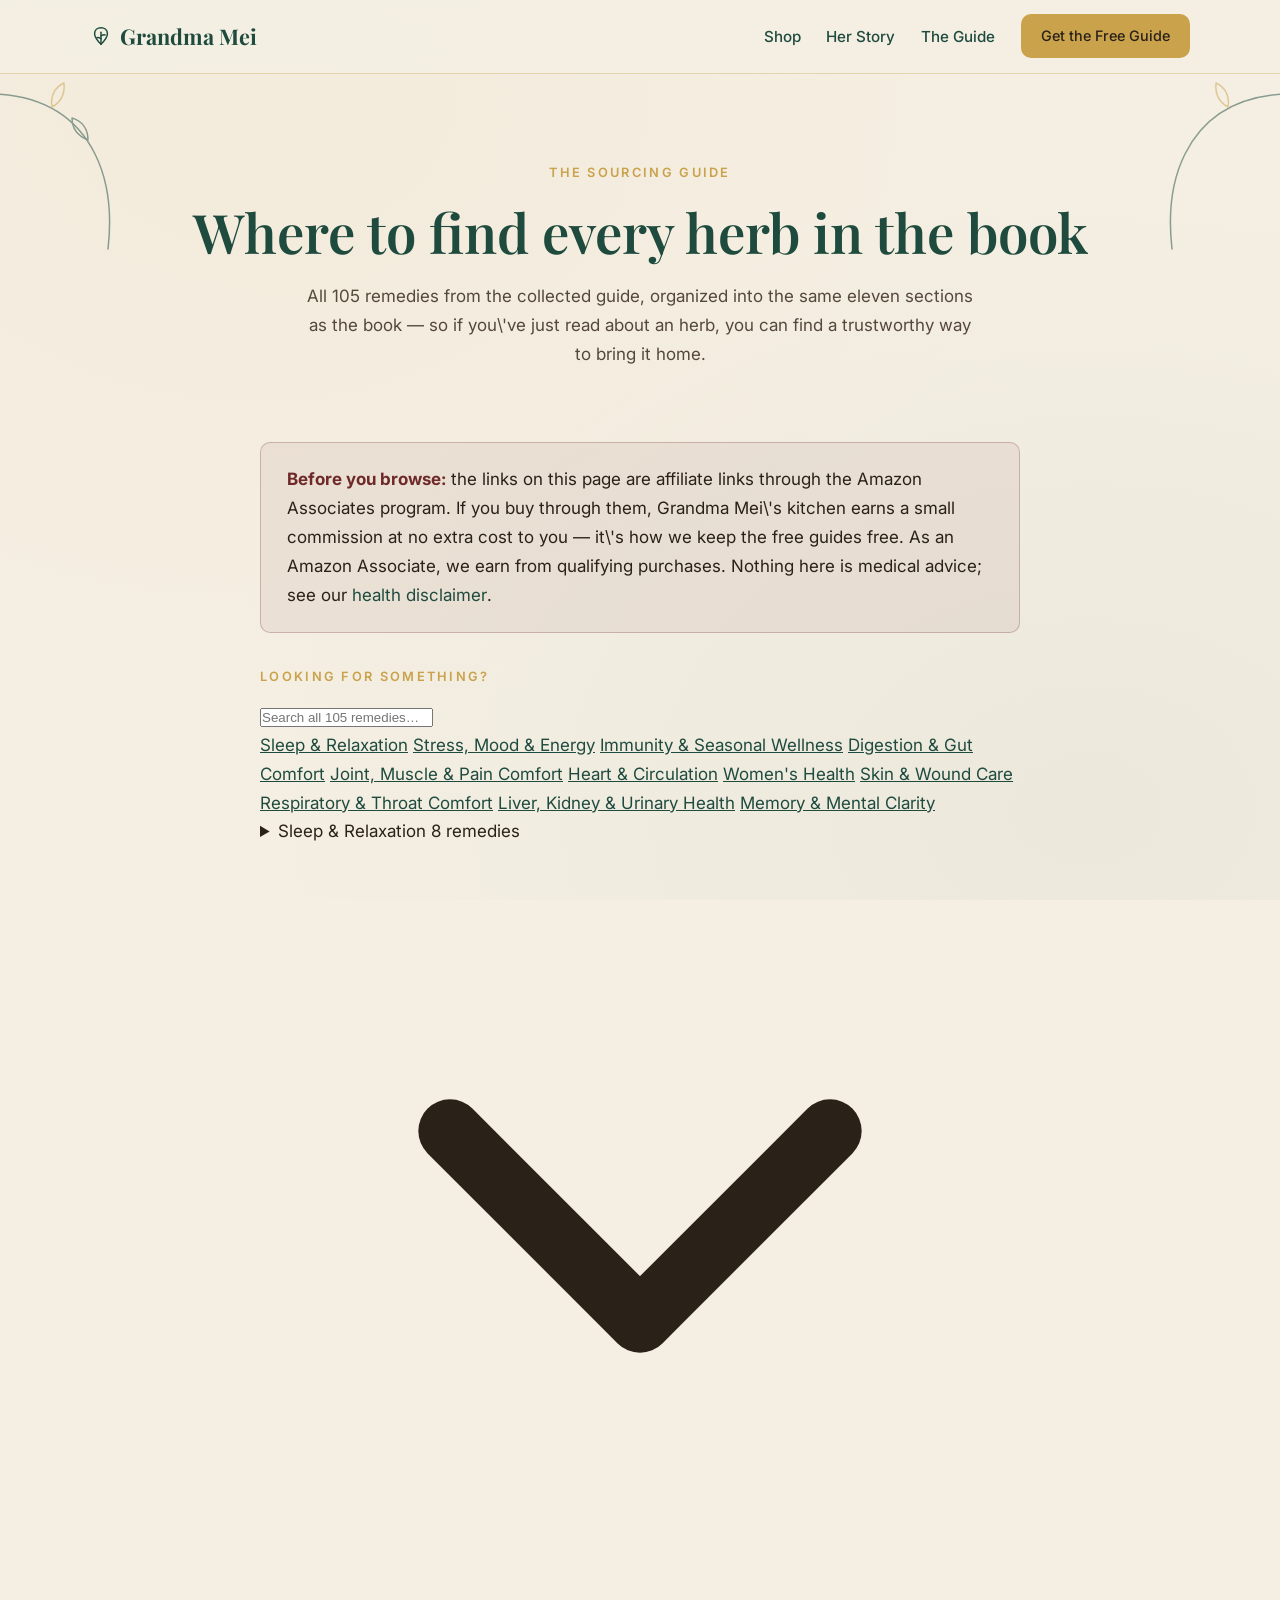
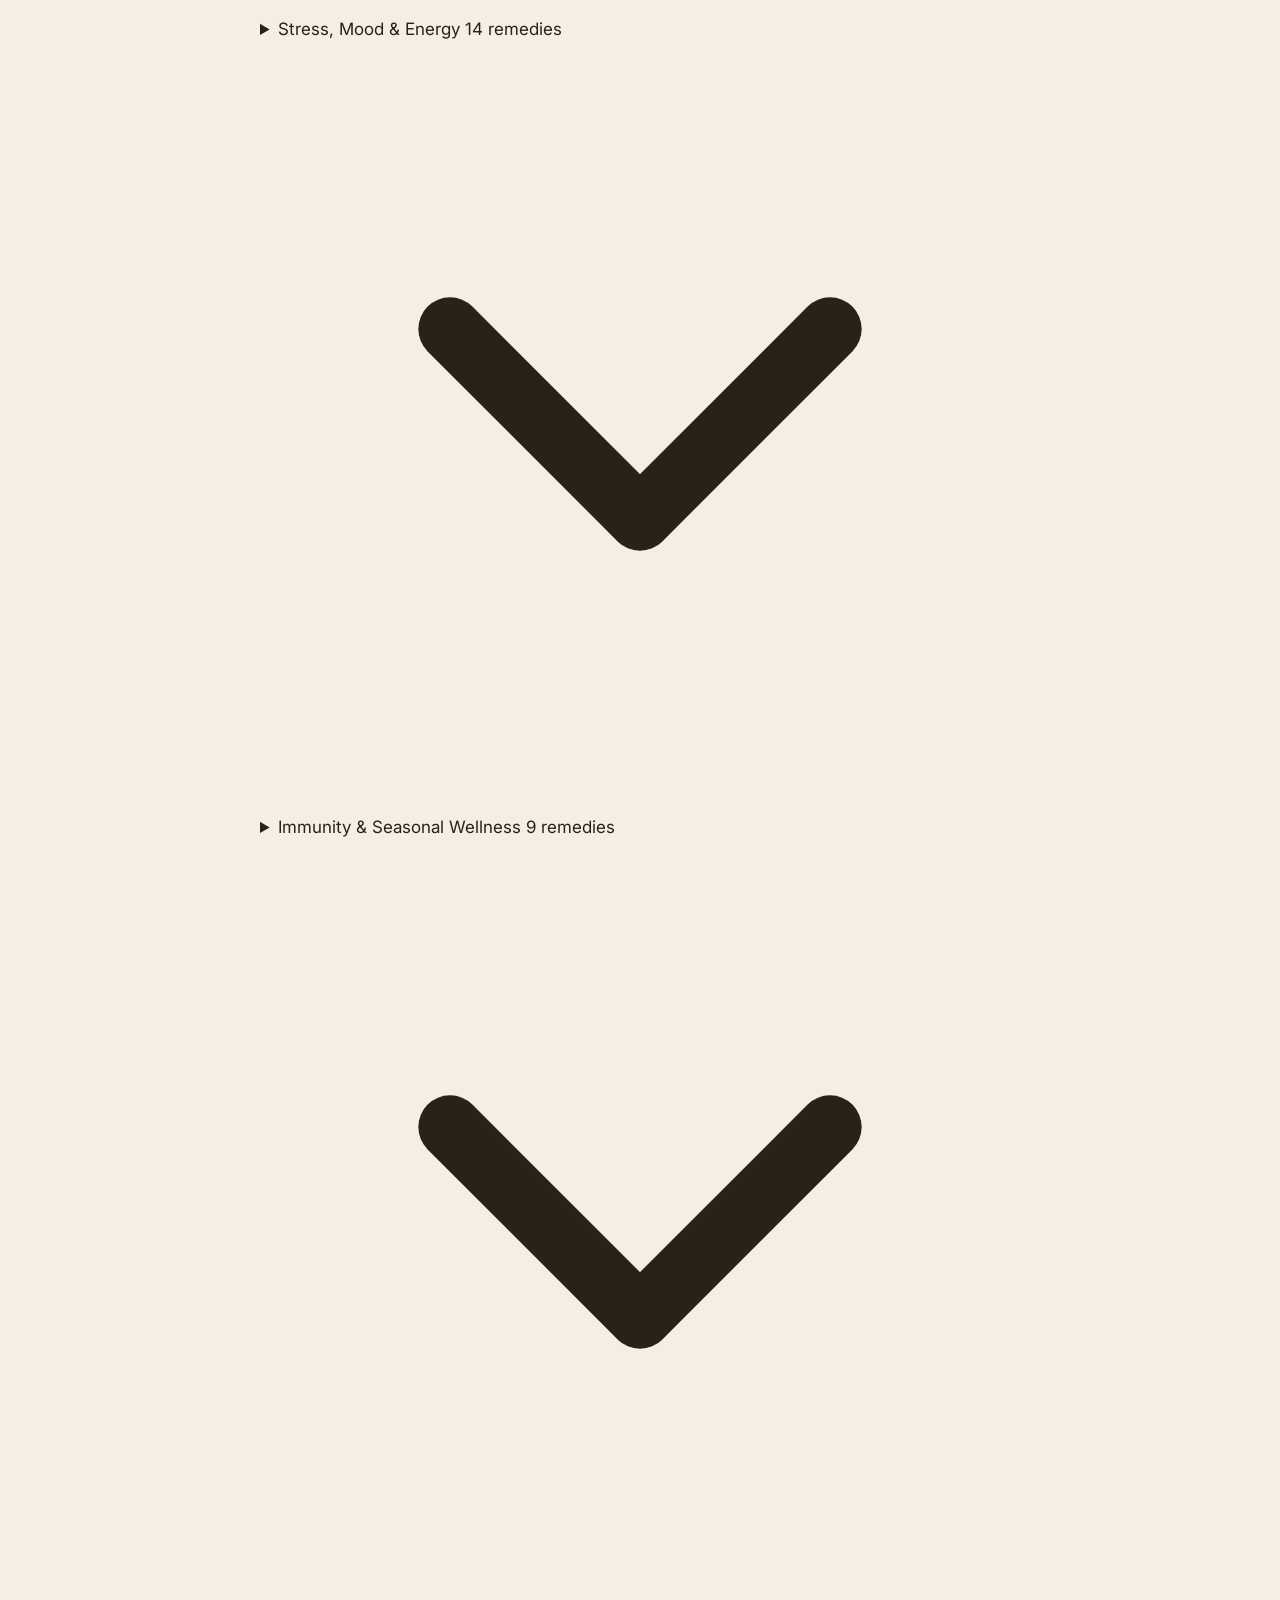
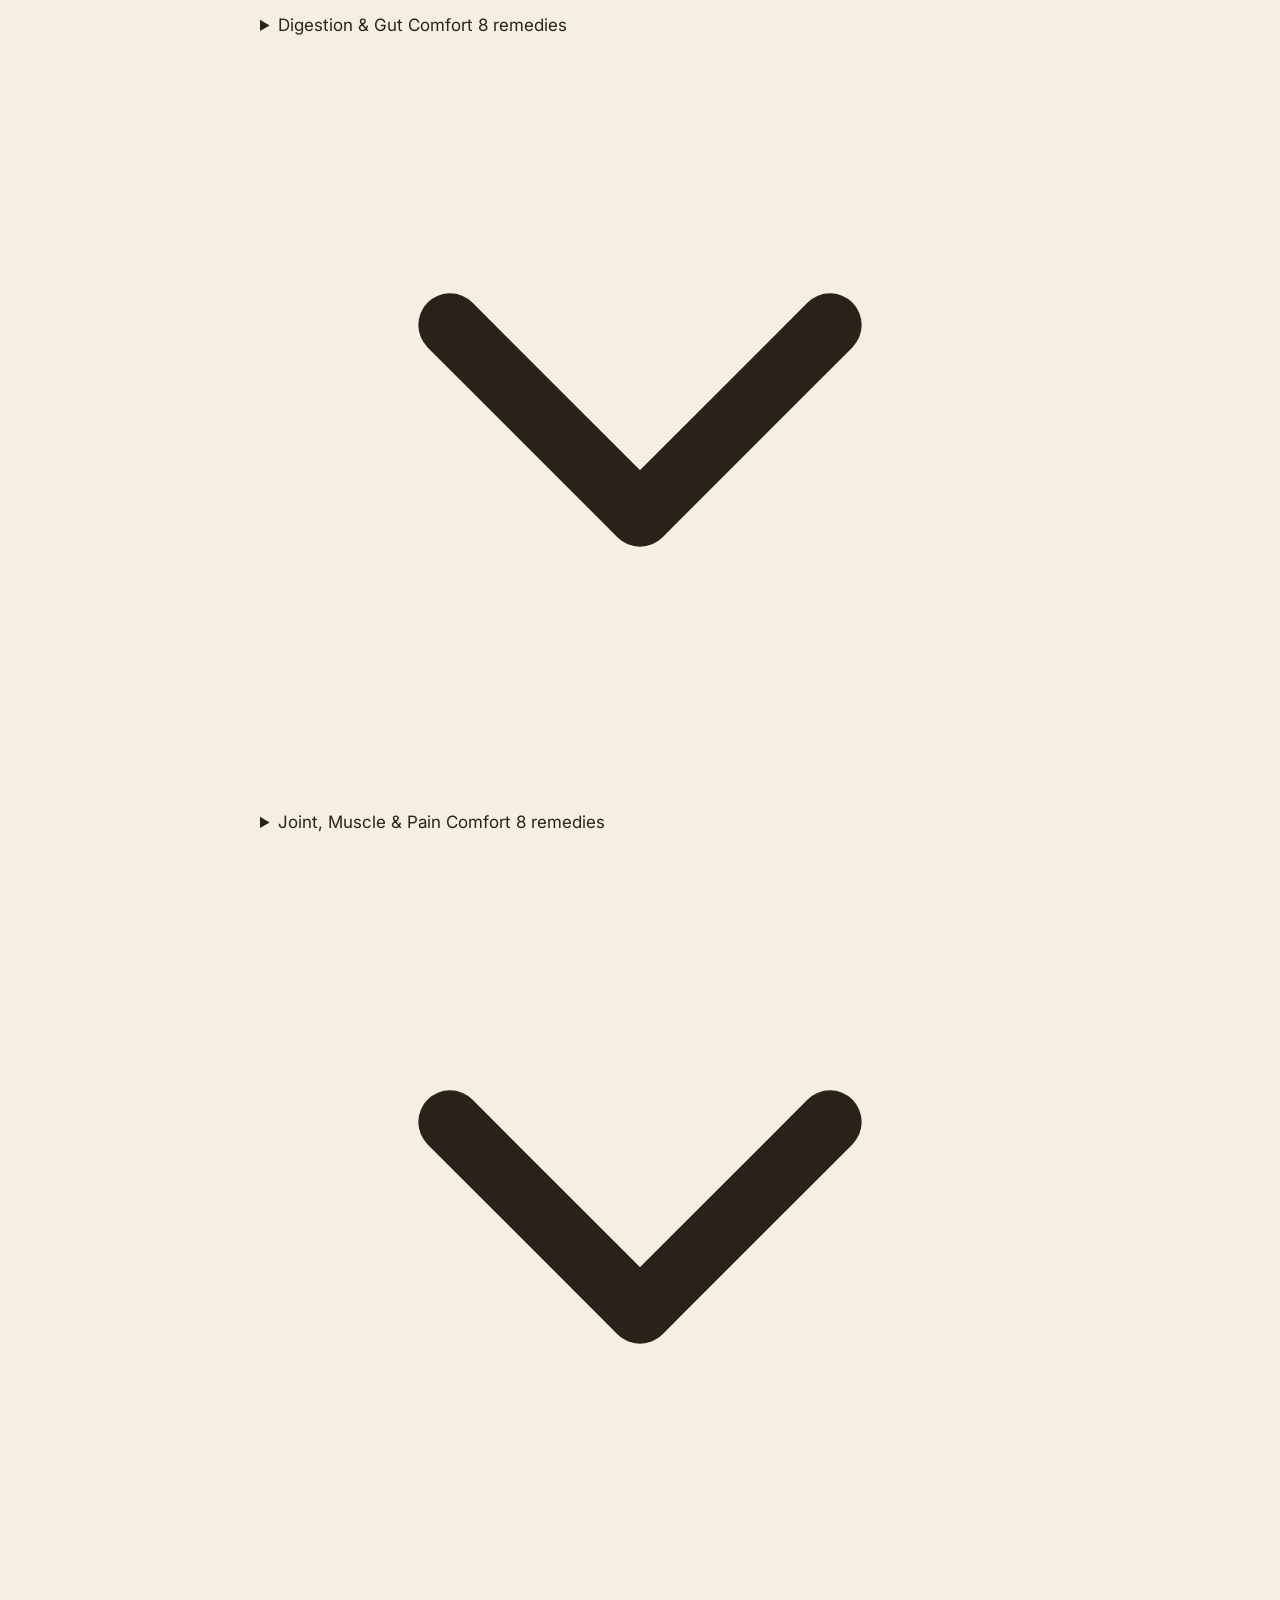
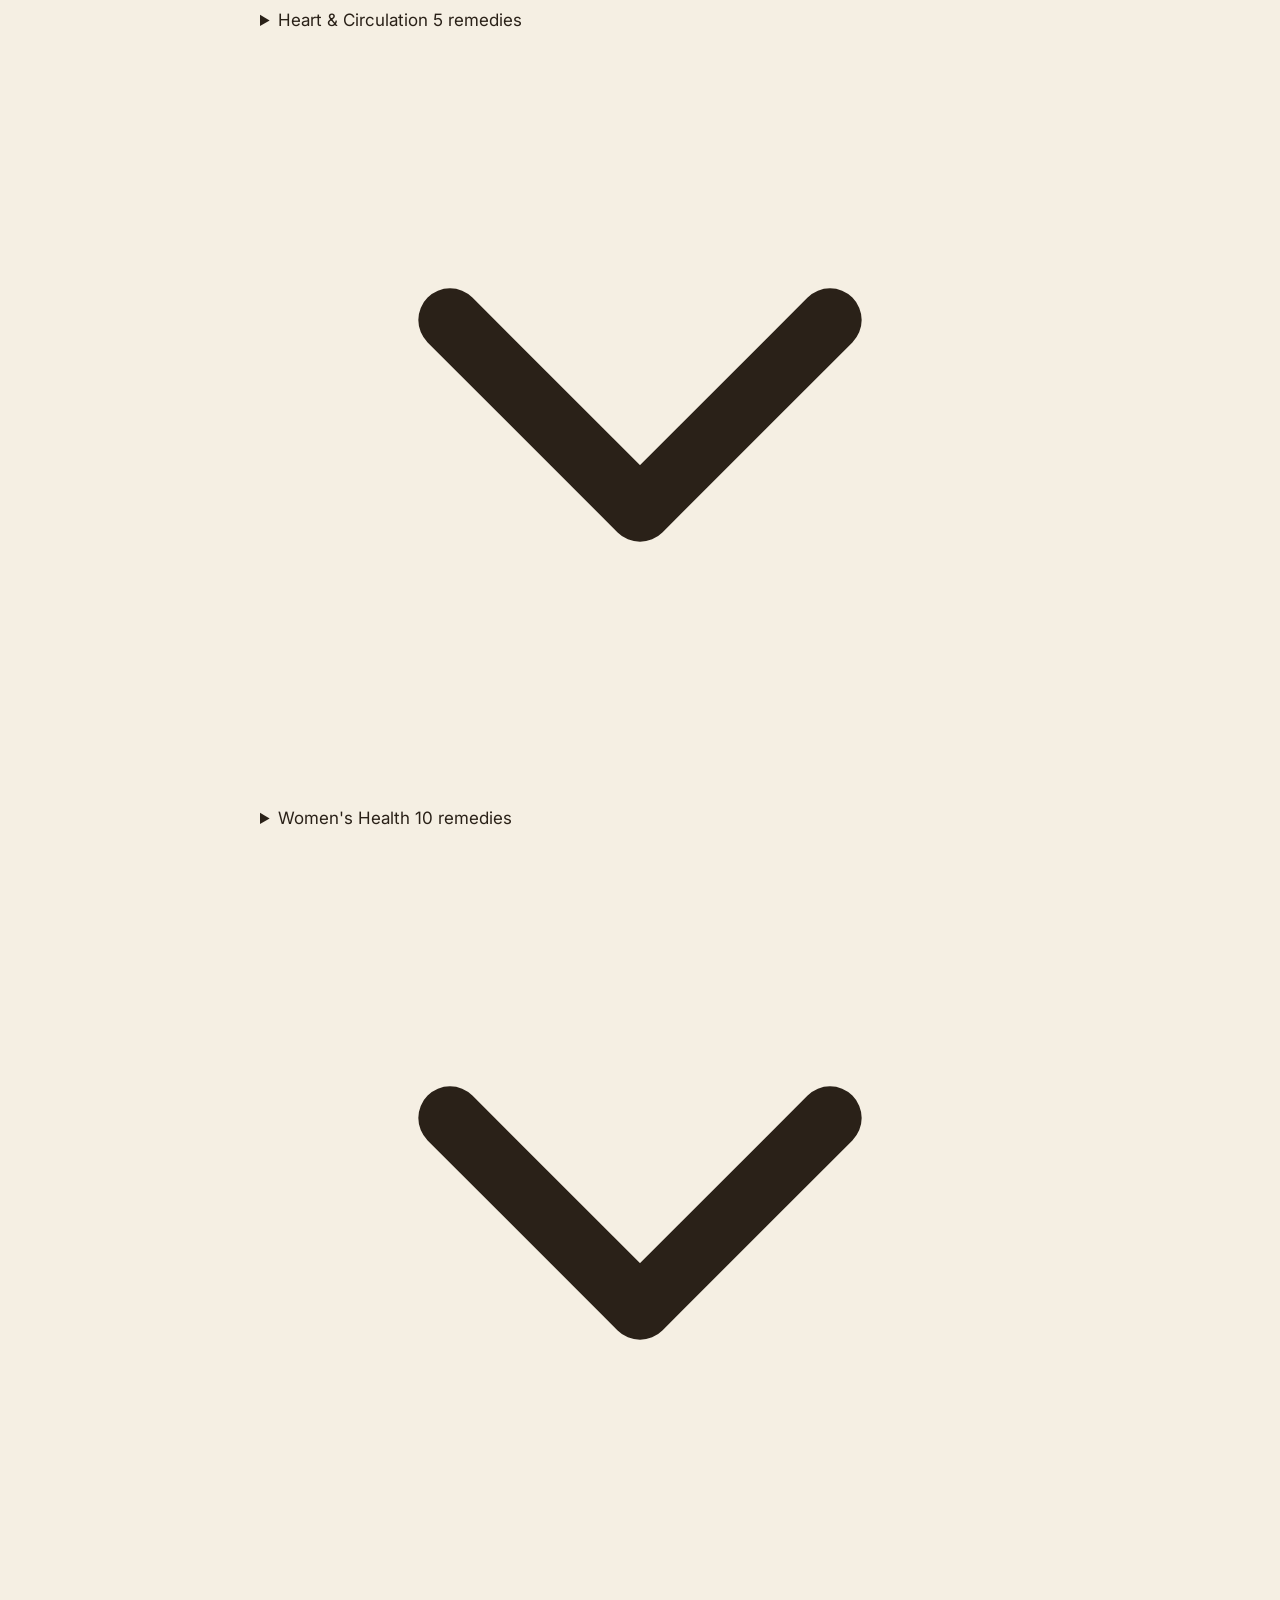
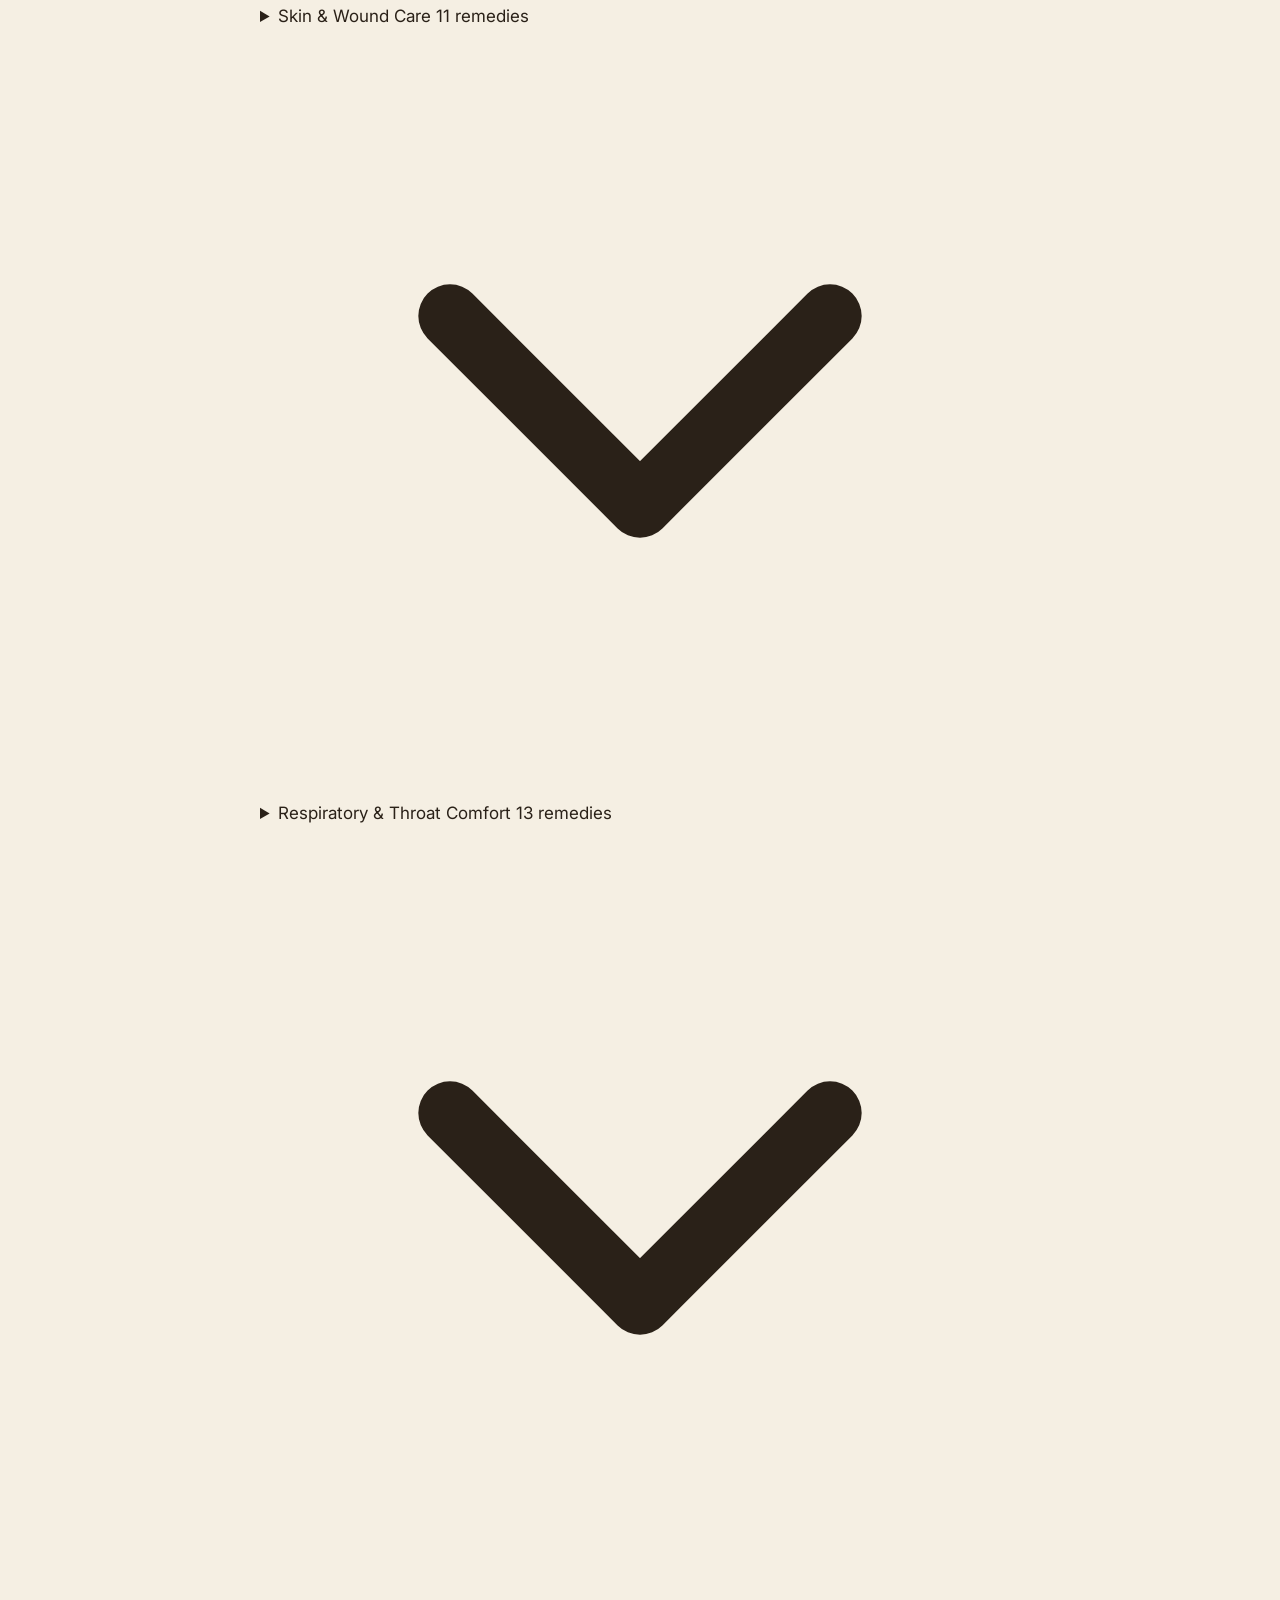
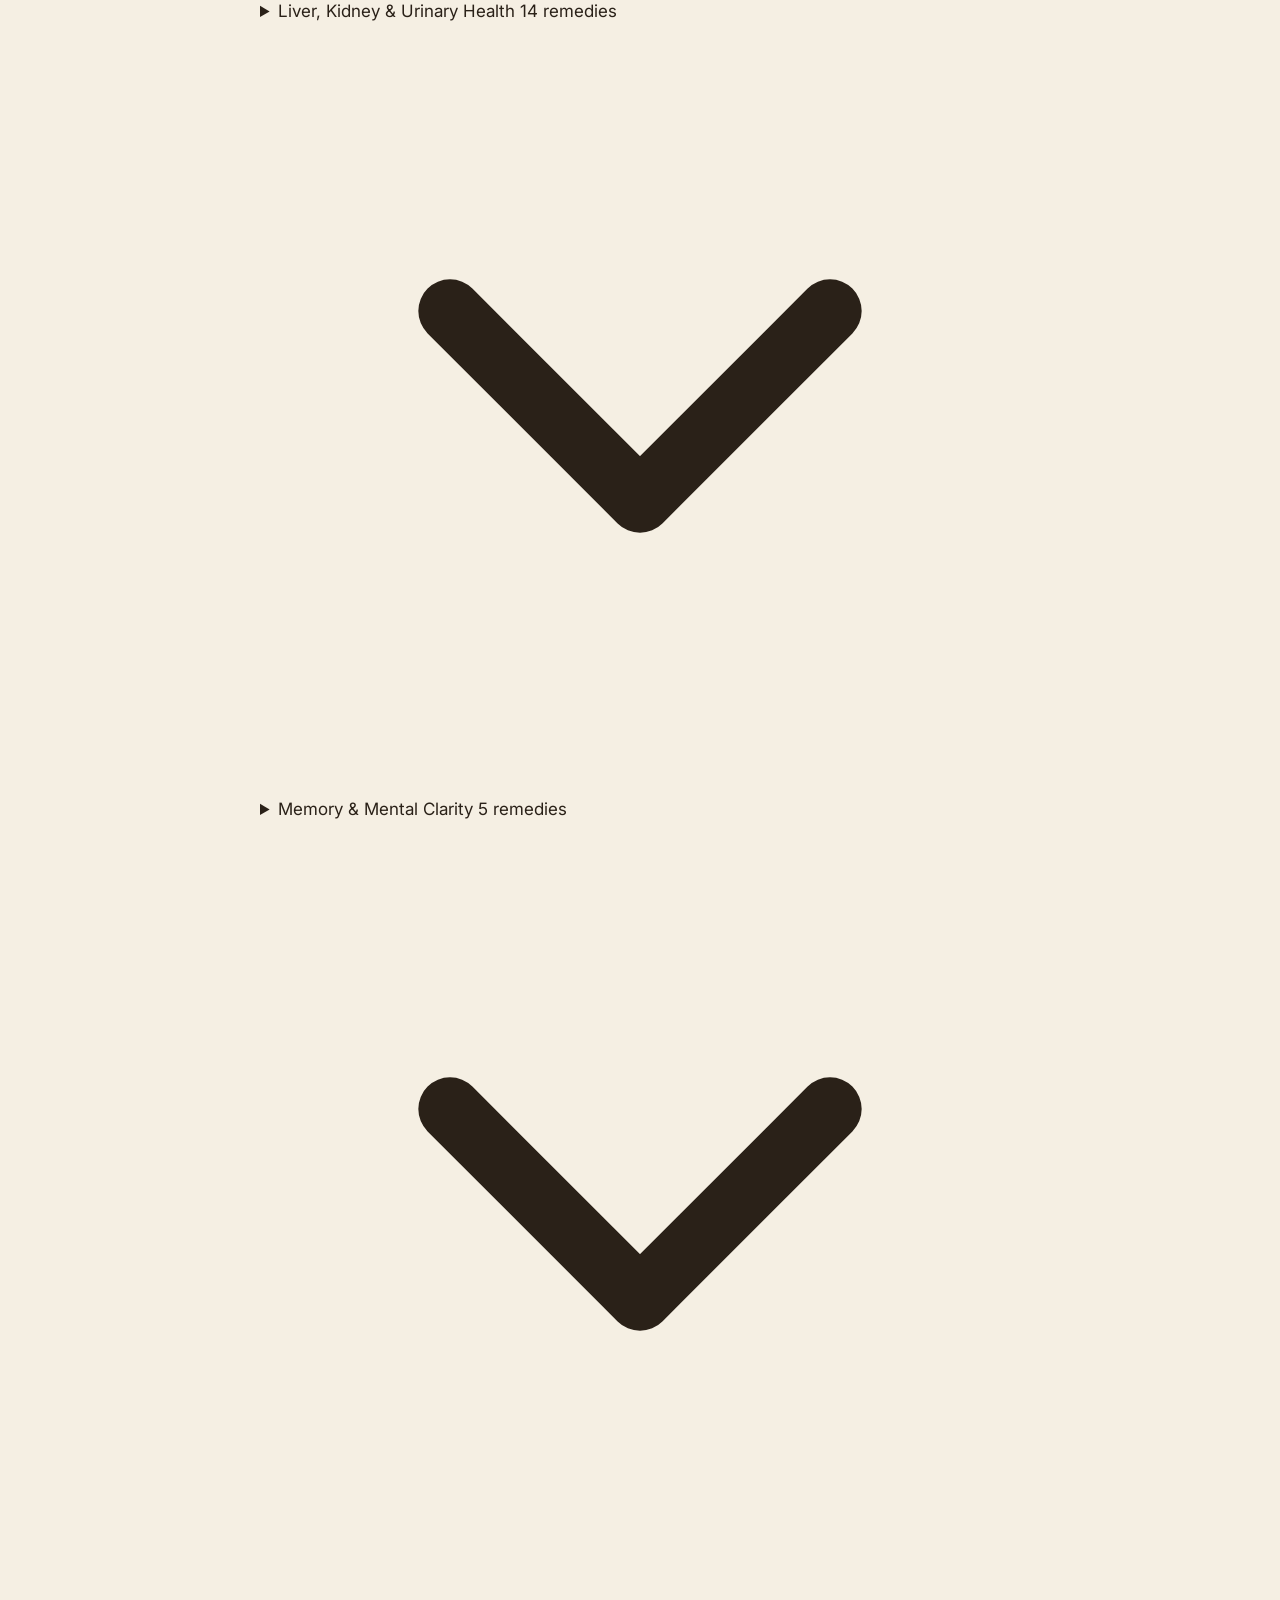
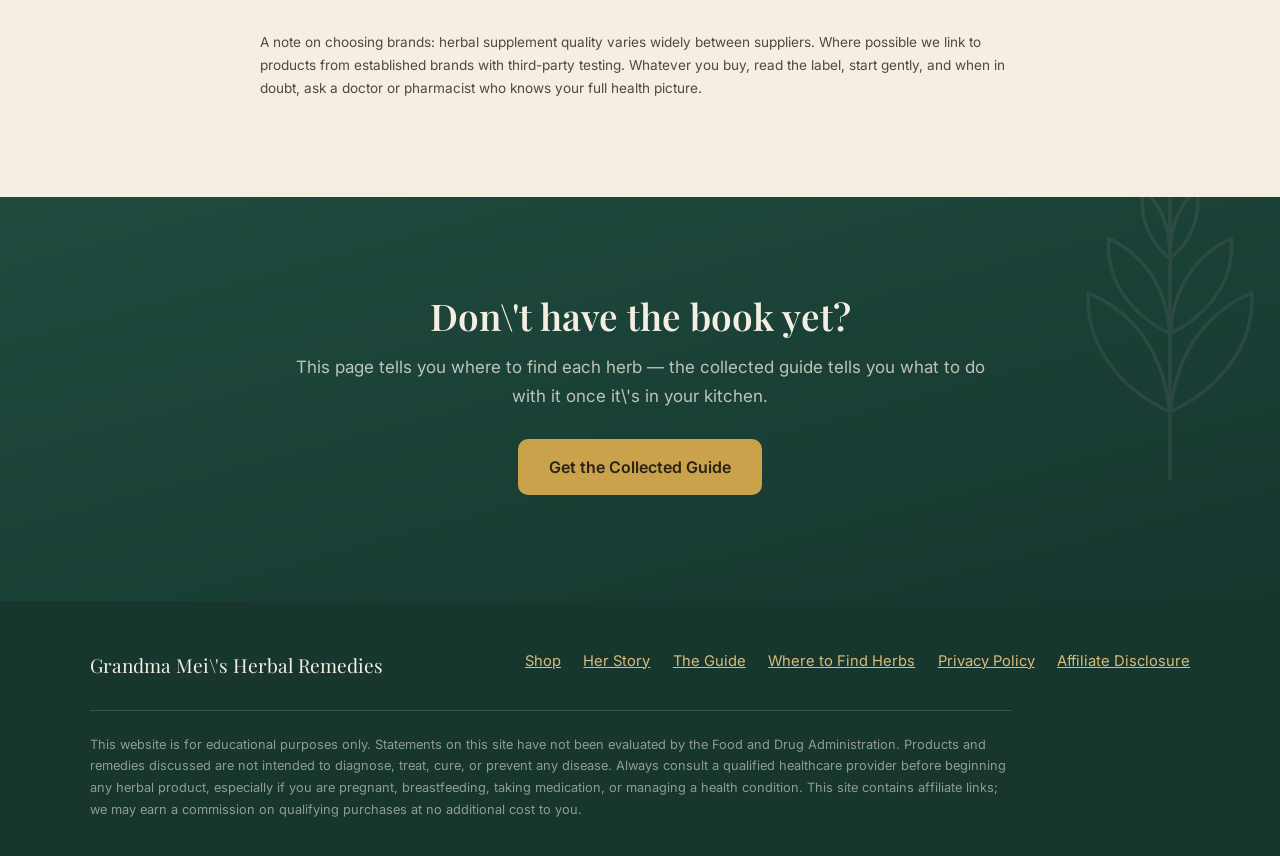
<file: SOURCE~1.HTM>
<!DOCTYPE html>
<html lang="en">
<head>
  <meta charset="UTF-8">
  <meta name="viewport" content="width=device-width, initial-scale=1.0">
  <title>Where to Find Every Herb — Sourcing Guide | Grandma Mei's Herbal Remedies</title>
  <meta name="description" content="Grandma Mei's sourcing guide: where to find each of the 105 herbs from the collected guide, organized by the same eleven sections as the ebook.">
  <link rel="preconnect" href="https://fonts.googleapis.com">
  <link rel="preconnect" href="https://fonts.gstatic.com" crossorigin>
  <link href="https://fonts.googleapis.com/css2?family=Playfair+Display:wght@600;700&family=Inter:wght@400;500;600&display=swap" rel="stylesheet">
  <link rel="stylesheet" href="css/styles.css">
</head>
<body>

  <header class="site-header">
    <div class="container site-header__inner">
      <a href="index.html" class="brand">
        <svg class="brand__leaf" viewBox="0 0 24 24" fill="none" stroke="currentColor" stroke-width="1.6" stroke-linecap="round" aria-hidden="true">
          <path d="M12 21c-4-4-7-7.6-7-11.5C5 5.5 8 3 12 3s7 2.5 7 6.5C19 13.4 16 17 12 21z"/><path d="M12 21V8"/>
          <path d="M12 12c1.5-1 3-1.4 4.5-1.2M12 15c-1.5-1-3-1.4-4.5-1.2"/>
        </svg>
        Grandma Mei
      </a>
      <button class="nav-toggle" aria-label="Toggle navigation" aria-expanded="false">
        <span></span><span></span><span></span>
      </button>
      <nav class="site-nav" aria-label="Main navigation">
        <a class="link-underline" href="shop.html">Shop</a>
        <a class="link-underline" href="story.html">Her Story</a>
        <a class="link-underline" href="ebook.html">The Guide</a>
        <a class="btn btn--gold" href="index.html#free-guide">Get the Free Guide</a>
      </nav>
    </div>
  </header>

  <main>
    <!-- ================= Sourcing guide hero ================= -->
    <section class="shop-hero">
      <div class="leaves" aria-hidden="true"></div>
      <svg class="vine vine--tl" data-draw viewBox="0 0 190 190" aria-hidden="true">
        <path d="M-5 20 C 40 22, 75 40, 95 80 C 108 106, 112 140, 108 175"/>
        <path class="gold" d="M52 33 C 50 22, 55 13, 64 9 C 65 19, 61 28, 52 33"/>
        <path d="M88 66 C 78 62, 72 54, 72 44 C 82 47, 88 55, 88 66"/>
      </svg>
      <svg class="vine vine--tr" data-draw viewBox="0 0 190 190" aria-hidden="true">
        <path d="M-5 20 C 40 22, 75 40, 95 80 C 108 106, 112 140, 108 175"/>
        <path class="gold" d="M52 33 C 50 22, 55 13, 64 9 C 65 19, 61 28, 52 33"/>
      </svg>
      <div class="container" style="position: relative; z-index: 1;">
        <p class="eyebrow reveal">The Sourcing Guide</p>
        <h1 class="reveal" style="--reveal-delay: 80ms;">Where to find every herb in the book</h1>
        <p class="muted reveal" style="--reveal-delay: 160ms; margin-top: 1rem; max-width: 40em; margin-inline: auto;">All 105 remedies from the collected guide, organized into the same eleven sections as the book — so if you\'ve just read about an herb, you can find a trustworthy way to bring it home.</p>
      </div>
    </section>

    <section style="padding-top: 0;">
      <div class="container container--narrow">

        <!-- FTC disclosure — must stay above the links, prominent -->
        <div class="notice reveal" role="note">
          <p><strong>Before you browse:</strong> the links on this page are affiliate links through the Amazon Associates program. If you buy through them, Grandma Mei\'s kitchen earns a small commission at no extra cost to you — it\'s how we keep the free guides free. As an Amazon Associate, we earn from qualifying purchases. Nothing here is medical advice; see our <a class="link-underline" href="privacy.html#health-disclaimer">health disclaimer</a>.</p>
        </div>

        <!-- Search -->
        <div class="reveal" style="margin-top: 2rem;">
          <label for="herb-search" class="eyebrow" style="display:block;">Looking for something?</label>
          <input type="search" id="herb-search" class="herb-search" placeholder="Search all 105 remedies&hellip;" autocomplete="off">
        </div>

        <!-- Jump pills -->
        <nav class="jump-nav reveal" aria-label="Jump to section">
          <a href="#sleep-relaxation">Sleep &amp; Relaxation</a>
          <a href="#stress-mood-energy">Stress, Mood &amp; Energy</a>
          <a href="#immunity-seasonal-wellness">Immunity &amp; Seasonal Wellness</a>
          <a href="#digestion-gut-comfort">Digestion &amp; Gut Comfort</a>
          <a href="#joint-muscle-pain-comfort">Joint, Muscle &amp; Pain Comfort</a>
          <a href="#heart-circulation">Heart &amp; Circulation</a>
          <a href="#women-s-health">Women&#x27;s Health</a>
          <a href="#skin-wound-care">Skin &amp; Wound Care</a>
          <a href="#respiratory-throat-comfort">Respiratory &amp; Throat Comfort</a>
          <a href="#liver-kidney-urinary-health">Liver, Kidney &amp; Urinary Health</a>
          <a href="#memory-mental-clarity">Memory &amp; Mental Clarity</a>
        </nav>

        <p id="no-results" class="muted" style="display:none; text-align:center; padding: 2rem 0;">Nothing on the shelf by that name — try another spelling, or ask Grandma Mei on social.</p>

        <details class="acc reveal" id="sleep-relaxation">
          <summary>
            <span class="acc__title">Sleep &amp; Relaxation</span>
            <span class="acc__meta"><span class="acc__count">8 remedies</span><svg class="acc__chev" viewBox="0 0 24 24" fill="none" stroke="currentColor" stroke-width="2" stroke-linecap="round" stroke-linejoin="round" aria-hidden="true"><path d="M6 9l6 6 6-6"/></svg></span>
          </summary>
          <p class="acc__blurb">For the nights that need a little help settling down.</p>
          <ul class="herb-list">
            <li class="herb-row" data-herb="chamomile">
              <span class="herb-row__name">Chamomile</span>
              <!-- TODO: replace href with your Amazon Associates link for Chamomile -->
              <a class="btn btn--outline btn--small" href="[AFFILIATE_LINK:chamomile]" target="_blank" rel="nofollow sponsored noopener">Find on Amazon</a>
            </li>
            <li class="herb-row" data-herb="hops">
              <span class="herb-row__name">Hops</span>
              <!-- TODO: replace href with your Amazon Associates link for Hops -->
              <a class="btn btn--outline btn--small" href="[AFFILIATE_LINK:hops]" target="_blank" rel="nofollow sponsored noopener">Find on Amazon</a>
            </li>
            <li class="herb-row" data-herb="kava">
              <span class="herb-row__name">Kava</span>
              <!-- TODO: replace href with your Amazon Associates link for Kava -->
              <a class="btn btn--outline btn--small" href="[AFFILIATE_LINK:kava]" target="_blank" rel="nofollow sponsored noopener">Find on Amazon</a>
            </li>
            <li class="herb-row" data-herb="lavender">
              <span class="herb-row__name">Lavender</span>
              <!-- TODO: replace href with your Amazon Associates link for Lavender -->
              <a class="btn btn--outline btn--small" href="[AFFILIATE_LINK:lavender]" target="_blank" rel="nofollow sponsored noopener">Find on Amazon</a>
            </li>
            <li class="herb-row" data-herb="lemon balm">
              <span class="herb-row__name">Lemon Balm</span>
              <!-- TODO: replace href with your Amazon Associates link for Lemon Balm -->
              <a class="btn btn--outline btn--small" href="[AFFILIATE_LINK:lemon-balm]" target="_blank" rel="nofollow sponsored noopener">Find on Amazon</a>
            </li>
            <li class="herb-row" data-herb="passionflower">
              <span class="herb-row__name">Passionflower</span>
              <!-- TODO: replace href with your Amazon Associates link for Passionflower -->
              <a class="btn btn--outline btn--small" href="[AFFILIATE_LINK:passionflower]" target="_blank" rel="nofollow sponsored noopener">Find on Amazon</a>
            </li>
            <li class="herb-row" data-herb="skullcap">
              <span class="herb-row__name">Skullcap</span>
              <!-- TODO: replace href with your Amazon Associates link for Skullcap -->
              <a class="btn btn--outline btn--small" href="[AFFILIATE_LINK:skullcap]" target="_blank" rel="nofollow sponsored noopener">Find on Amazon</a>
            </li>
            <li class="herb-row" data-herb="valerian">
              <span class="herb-row__name">Valerian</span>
              <!-- TODO: replace href with your Amazon Associates link for Valerian -->
              <a class="btn btn--outline btn--small" href="[AFFILIATE_LINK:valerian]" target="_blank" rel="nofollow sponsored noopener">Find on Amazon</a>
            </li>
          </ul>
        </details>

        <details class="acc reveal" id="stress-mood-energy">
          <summary>
            <span class="acc__title">Stress, Mood &amp; Energy</span>
            <span class="acc__meta"><span class="acc__count">14 remedies</span><svg class="acc__chev" viewBox="0 0 24 24" fill="none" stroke="currentColor" stroke-width="2" stroke-linecap="round" stroke-linejoin="round" aria-hidden="true"><path d="M6 9l6 6 6-6"/></svg></span>
          </summary>
          <p class="acc__blurb">For heavy days, low spirits, and tired bones.</p>
          <ul class="herb-list">
            <li class="herb-row" data-herb="american ginseng">
              <span class="herb-row__name">American Ginseng</span>
              <!-- TODO: replace href with your Amazon Associates link for American Ginseng -->
              <a class="btn btn--outline btn--small" href="[AFFILIATE_LINK:american-ginseng]" target="_blank" rel="nofollow sponsored noopener">Find on Amazon</a>
            </li>
            <li class="herb-row" data-herb="ashwagandha">
              <span class="herb-row__name">Ashwagandha</span>
              <!-- TODO: replace href with your Amazon Associates link for Ashwagandha -->
              <a class="btn btn--outline btn--small" href="[AFFILIATE_LINK:ashwagandha]" target="_blank" rel="nofollow sponsored noopener">Find on Amazon</a>
            </li>
            <li class="herb-row" data-herb="cordyceps">
              <span class="herb-row__name">Cordyceps</span>
              <!-- TODO: replace href with your Amazon Associates link for Cordyceps -->
              <a class="btn btn--outline btn--small" href="[AFFILIATE_LINK:cordyceps]" target="_blank" rel="nofollow sponsored noopener">Find on Amazon</a>
            </li>
            <li class="herb-row" data-herb="damiana">
              <span class="herb-row__name">Damiana</span>
              <!-- TODO: replace href with your Amazon Associates link for Damiana -->
              <a class="btn btn--outline btn--small" href="[AFFILIATE_LINK:damiana]" target="_blank" rel="nofollow sponsored noopener">Find on Amazon</a>
            </li>
            <li class="herb-row" data-herb="eleuthero (siberian ginseng)">
              <span class="herb-row__name">Eleuthero (Siberian Ginseng)</span>
              <!-- TODO: replace href with your Amazon Associates link for Eleuthero (Siberian Ginseng) -->
              <a class="btn btn--outline btn--small" href="[AFFILIATE_LINK:eleuthero-siberian-ginseng]" target="_blank" rel="nofollow sponsored noopener">Find on Amazon</a>
            </li>
            <li class="herb-row" data-herb="ginseng (asian/panax)">
              <span class="herb-row__name">Ginseng (Asian/Panax)</span>
              <!-- TODO: replace href with your Amazon Associates link for Ginseng (Asian/Panax) -->
              <a class="btn btn--outline btn--small" href="[AFFILIATE_LINK:ginseng-asian-panax]" target="_blank" rel="nofollow sponsored noopener">Find on Amazon</a>
            </li>
            <li class="herb-row" data-herb="holy basil / tulsi">
              <span class="herb-row__name">Holy Basil / Tulsi</span>
              <!-- TODO: replace href with your Amazon Associates link for Holy Basil / Tulsi -->
              <a class="btn btn--outline btn--small" href="[AFFILIATE_LINK:holy-basil-tulsi]" target="_blank" rel="nofollow sponsored noopener">Find on Amazon</a>
            </li>
            <li class="herb-row" data-herb="maca root">
              <span class="herb-row__name">Maca Root</span>
              <!-- TODO: replace href with your Amazon Associates link for Maca Root -->
              <a class="btn btn--outline btn--small" href="[AFFILIATE_LINK:maca-root]" target="_blank" rel="nofollow sponsored noopener">Find on Amazon</a>
            </li>
            <li class="herb-row" data-herb="moringa">
              <span class="herb-row__name">Moringa</span>
              <!-- TODO: replace href with your Amazon Associates link for Moringa -->
              <a class="btn btn--outline btn--small" href="[AFFILIATE_LINK:moringa]" target="_blank" rel="nofollow sponsored noopener">Find on Amazon</a>
            </li>
            <li class="herb-row" data-herb="mucuna pruriens (velvet bean)">
              <span class="herb-row__name">Mucuna Pruriens (Velvet Bean)</span>
              <!-- TODO: replace href with your Amazon Associates link for Mucuna Pruriens (Velvet Bean) -->
              <a class="btn btn--outline btn--small" href="[AFFILIATE_LINK:mucuna-pruriens-velvet-bean]" target="_blank" rel="nofollow sponsored noopener">Find on Amazon</a>
            </li>
            <li class="herb-row" data-herb="rhodiola">
              <span class="herb-row__name">Rhodiola</span>
              <!-- TODO: replace href with your Amazon Associates link for Rhodiola -->
              <a class="btn btn--outline btn--small" href="[AFFILIATE_LINK:rhodiola]" target="_blank" rel="nofollow sponsored noopener">Find on Amazon</a>
            </li>
            <li class="herb-row" data-herb="schisandra">
              <span class="herb-row__name">Schisandra</span>
              <!-- TODO: replace href with your Amazon Associates link for Schisandra -->
              <a class="btn btn--outline btn--small" href="[AFFILIATE_LINK:schisandra]" target="_blank" rel="nofollow sponsored noopener">Find on Amazon</a>
            </li>
            <li class="herb-row" data-herb="spirulina">
              <span class="herb-row__name">Spirulina</span>
              <!-- TODO: replace href with your Amazon Associates link for Spirulina -->
              <a class="btn btn--outline btn--small" href="[AFFILIATE_LINK:spirulina]" target="_blank" rel="nofollow sponsored noopener">Find on Amazon</a>
            </li>
            <li class="herb-row" data-herb="st. john&#x27;s wort">
              <span class="herb-row__name">St. John&#x27;s Wort</span>
              <!-- TODO: replace href with your Amazon Associates link for St. John&#x27;s Wort -->
              <a class="btn btn--outline btn--small" href="[AFFILIATE_LINK:st-john-s-wort]" target="_blank" rel="nofollow sponsored noopener">Find on Amazon</a>
            </li>
          </ul>
        </details>

        <details class="acc reveal" id="immunity-seasonal-wellness">
          <summary>
            <span class="acc__title">Immunity &amp; Seasonal Wellness</span>
            <span class="acc__meta"><span class="acc__count">9 remedies</span><svg class="acc__chev" viewBox="0 0 24 24" fill="none" stroke="currentColor" stroke-width="2" stroke-linecap="round" stroke-linejoin="round" aria-hidden="true"><path d="M6 9l6 6 6-6"/></svg></span>
          </summary>
          <p class="acc__blurb">For the changing seasons and the sniffles they bring.</p>
          <ul class="herb-list">
            <li class="herb-row" data-herb="astragalus">
              <span class="herb-row__name">Astragalus</span>
              <!-- TODO: replace href with your Amazon Associates link for Astragalus -->
              <a class="btn btn--outline btn--small" href="[AFFILIATE_LINK:astragalus]" target="_blank" rel="nofollow sponsored noopener">Find on Amazon</a>
            </li>
            <li class="herb-row" data-herb="chaga mushroom">
              <span class="herb-row__name">Chaga Mushroom</span>
              <!-- TODO: replace href with your Amazon Associates link for Chaga Mushroom -->
              <a class="btn btn--outline btn--small" href="[AFFILIATE_LINK:chaga-mushroom]" target="_blank" rel="nofollow sponsored noopener">Find on Amazon</a>
            </li>
            <li class="herb-row" data-herb="echinacea">
              <span class="herb-row__name">Echinacea</span>
              <!-- TODO: replace href with your Amazon Associates link for Echinacea -->
              <a class="btn btn--outline btn--small" href="[AFFILIATE_LINK:echinacea]" target="_blank" rel="nofollow sponsored noopener">Find on Amazon</a>
            </li>
            <li class="herb-row" data-herb="elderberry">
              <span class="herb-row__name">Elderberry</span>
              <!-- TODO: replace href with your Amazon Associates link for Elderberry -->
              <a class="btn btn--outline btn--small" href="[AFFILIATE_LINK:elderberry]" target="_blank" rel="nofollow sponsored noopener">Find on Amazon</a>
            </li>
            <li class="herb-row" data-herb="goldenseal">
              <span class="herb-row__name">Goldenseal</span>
              <!-- TODO: replace href with your Amazon Associates link for Goldenseal -->
              <a class="btn btn--outline btn--small" href="[AFFILIATE_LINK:goldenseal]" target="_blank" rel="nofollow sponsored noopener">Find on Amazon</a>
            </li>
            <li class="herb-row" data-herb="nettle (stinging nettle)">
              <span class="herb-row__name">Nettle (Stinging Nettle)</span>
              <!-- TODO: replace href with your Amazon Associates link for Nettle (Stinging Nettle) -->
              <a class="btn btn--outline btn--small" href="[AFFILIATE_LINK:nettle-stinging-nettle]" target="_blank" rel="nofollow sponsored noopener">Find on Amazon</a>
            </li>
            <li class="herb-row" data-herb="pau d&#x27;arco">
              <span class="herb-row__name">Pau D&#x27;Arco</span>
              <!-- TODO: replace href with your Amazon Associates link for Pau D&#x27;Arco -->
              <a class="btn btn--outline btn--small" href="[AFFILIATE_LINK:pau-d-arco]" target="_blank" rel="nofollow sponsored noopener">Find on Amazon</a>
            </li>
            <li class="herb-row" data-herb="reishi mushroom">
              <span class="herb-row__name">Reishi Mushroom</span>
              <!-- TODO: replace href with your Amazon Associates link for Reishi Mushroom -->
              <a class="btn btn--outline btn--small" href="[AFFILIATE_LINK:reishi-mushroom]" target="_blank" rel="nofollow sponsored noopener">Find on Amazon</a>
            </li>
            <li class="herb-row" data-herb="turkey tail mushroom">
              <span class="herb-row__name">Turkey Tail Mushroom</span>
              <!-- TODO: replace href with your Amazon Associates link for Turkey Tail Mushroom -->
              <a class="btn btn--outline btn--small" href="[AFFILIATE_LINK:turkey-tail-mushroom]" target="_blank" rel="nofollow sponsored noopener">Find on Amazon</a>
            </li>
          </ul>
        </details>

        <details class="acc reveal" id="digestion-gut-comfort">
          <summary>
            <span class="acc__title">Digestion &amp; Gut Comfort</span>
            <span class="acc__meta"><span class="acc__count">8 remedies</span><svg class="acc__chev" viewBox="0 0 24 24" fill="none" stroke="currentColor" stroke-width="2" stroke-linecap="round" stroke-linejoin="round" aria-hidden="true"><path d="M6 9l6 6 6-6"/></svg></span>
          </summary>
          <p class="acc__blurb">For unsettled stomachs and heavy meals.</p>
          <ul class="herb-list">
            <li class="herb-row" data-herb="basil (sweet basil)">
              <span class="herb-row__name">Basil (Sweet Basil)</span>
              <!-- TODO: replace href with your Amazon Associates link for Basil (Sweet Basil) -->
              <a class="btn btn--outline btn--small" href="[AFFILIATE_LINK:basil-sweet-basil]" target="_blank" rel="nofollow sponsored noopener">Find on Amazon</a>
            </li>
            <li class="herb-row" data-herb="cinnamon">
              <span class="herb-row__name">Cinnamon</span>
              <!-- TODO: replace href with your Amazon Associates link for Cinnamon -->
              <a class="btn btn--outline btn--small" href="[AFFILIATE_LINK:cinnamon]" target="_blank" rel="nofollow sponsored noopener">Find on Amazon</a>
            </li>
            <li class="herb-row" data-herb="ginger">
              <span class="herb-row__name">Ginger</span>
              <!-- TODO: replace href with your Amazon Associates link for Ginger -->
              <a class="btn btn--outline btn--small" href="[AFFILIATE_LINK:ginger]" target="_blank" rel="nofollow sponsored noopener">Find on Amazon</a>
            </li>
            <li class="herb-row" data-herb="licorice root">
              <span class="herb-row__name">Licorice Root</span>
              <!-- TODO: replace href with your Amazon Associates link for Licorice Root -->
              <a class="btn btn--outline btn--small" href="[AFFILIATE_LINK:licorice-root]" target="_blank" rel="nofollow sponsored noopener">Find on Amazon</a>
            </li>
            <li class="herb-row" data-herb="parsley">
              <span class="herb-row__name">Parsley</span>
              <!-- TODO: replace href with your Amazon Associates link for Parsley -->
              <a class="btn btn--outline btn--small" href="[AFFILIATE_LINK:parsley]" target="_blank" rel="nofollow sponsored noopener">Find on Amazon</a>
            </li>
            <li class="herb-row" data-herb="peppermint">
              <span class="herb-row__name">Peppermint</span>
              <!-- TODO: replace href with your Amazon Associates link for Peppermint -->
              <a class="btn btn--outline btn--small" href="[AFFILIATE_LINK:peppermint]" target="_blank" rel="nofollow sponsored noopener">Find on Amazon</a>
            </li>
            <li class="herb-row" data-herb="triphala">
              <span class="herb-row__name">Triphala</span>
              <!-- TODO: replace href with your Amazon Associates link for Triphala -->
              <a class="btn btn--outline btn--small" href="[AFFILIATE_LINK:triphala]" target="_blank" rel="nofollow sponsored noopener">Find on Amazon</a>
            </li>
            <li class="herb-row" data-herb="wormwood">
              <span class="herb-row__name">Wormwood</span>
              <!-- TODO: replace href with your Amazon Associates link for Wormwood -->
              <a class="btn btn--outline btn--small" href="[AFFILIATE_LINK:wormwood]" target="_blank" rel="nofollow sponsored noopener">Find on Amazon</a>
            </li>
          </ul>
        </details>

        <details class="acc reveal" id="joint-muscle-pain-comfort">
          <summary>
            <span class="acc__title">Joint, Muscle &amp; Pain Comfort</span>
            <span class="acc__meta"><span class="acc__count">8 remedies</span><svg class="acc__chev" viewBox="0 0 24 24" fill="none" stroke="currentColor" stroke-width="2" stroke-linecap="round" stroke-linejoin="round" aria-hidden="true"><path d="M6 9l6 6 6-6"/></svg></span>
          </summary>
          <p class="acc__blurb">For the aches that come with a life well used.</p>
          <ul class="herb-list">
            <li class="herb-row" data-herb="boswellia (frankincense)">
              <span class="herb-row__name">Boswellia (Frankincense)</span>
              <!-- TODO: replace href with your Amazon Associates link for Boswellia (Frankincense) -->
              <a class="btn btn--outline btn--small" href="[AFFILIATE_LINK:boswellia-frankincense]" target="_blank" rel="nofollow sponsored noopener">Find on Amazon</a>
            </li>
            <li class="herb-row" data-herb="cat&#x27;s claw">
              <span class="herb-row__name">Cat&#x27;s Claw</span>
              <!-- TODO: replace href with your Amazon Associates link for Cat&#x27;s Claw -->
              <a class="btn btn--outline btn--small" href="[AFFILIATE_LINK:cat-s-claw]" target="_blank" rel="nofollow sponsored noopener">Find on Amazon</a>
            </li>
            <li class="herb-row" data-herb="cayenne pepper">
              <span class="herb-row__name">Cayenne Pepper</span>
              <!-- TODO: replace href with your Amazon Associates link for Cayenne Pepper -->
              <a class="btn btn--outline btn--small" href="[AFFILIATE_LINK:cayenne-pepper]" target="_blank" rel="nofollow sponsored noopener">Find on Amazon</a>
            </li>
            <li class="herb-row" data-herb="celery seed">
              <span class="herb-row__name">Celery Seed</span>
              <!-- TODO: replace href with your Amazon Associates link for Celery Seed -->
              <a class="btn btn--outline btn--small" href="[AFFILIATE_LINK:celery-seed]" target="_blank" rel="nofollow sponsored noopener">Find on Amazon</a>
            </li>
            <li class="herb-row" data-herb="comfrey">
              <span class="herb-row__name">Comfrey</span>
              <!-- TODO: replace href with your Amazon Associates link for Comfrey -->
              <a class="btn btn--outline btn--small" href="[AFFILIATE_LINK:comfrey]" target="_blank" rel="nofollow sponsored noopener">Find on Amazon</a>
            </li>
            <li class="herb-row" data-herb="devil&#x27;s claw">
              <span class="herb-row__name">Devil&#x27;s Claw</span>
              <!-- TODO: replace href with your Amazon Associates link for Devil&#x27;s Claw -->
              <a class="btn btn--outline btn--small" href="[AFFILIATE_LINK:devil-s-claw]" target="_blank" rel="nofollow sponsored noopener">Find on Amazon</a>
            </li>
            <li class="herb-row" data-herb="feverfew">
              <span class="herb-row__name">Feverfew</span>
              <!-- TODO: replace href with your Amazon Associates link for Feverfew -->
              <a class="btn btn--outline btn--small" href="[AFFILIATE_LINK:feverfew]" target="_blank" rel="nofollow sponsored noopener">Find on Amazon</a>
            </li>
            <li class="herb-row" data-herb="turmeric">
              <span class="herb-row__name">Turmeric</span>
              <!-- TODO: replace href with your Amazon Associates link for Turmeric -->
              <a class="btn btn--outline btn--small" href="[AFFILIATE_LINK:turmeric]" target="_blank" rel="nofollow sponsored noopener">Find on Amazon</a>
            </li>
          </ul>
        </details>

        <details class="acc reveal" id="heart-circulation">
          <summary>
            <span class="acc__title">Heart &amp; Circulation</span>
            <span class="acc__meta"><span class="acc__count">5 remedies</span><svg class="acc__chev" viewBox="0 0 24 24" fill="none" stroke="currentColor" stroke-width="2" stroke-linecap="round" stroke-linejoin="round" aria-hidden="true"><path d="M6 9l6 6 6-6"/></svg></span>
          </summary>
          <p class="acc__blurb">For the steady drum that keeps the whole house running.</p>
          <ul class="herb-list">
            <li class="herb-row" data-herb="bilberry">
              <span class="herb-row__name">Bilberry</span>
              <!-- TODO: replace href with your Amazon Associates link for Bilberry -->
              <a class="btn btn--outline btn--small" href="[AFFILIATE_LINK:bilberry]" target="_blank" rel="nofollow sponsored noopener">Find on Amazon</a>
            </li>
            <li class="herb-row" data-herb="garlic">
              <span class="herb-row__name">Garlic</span>
              <!-- TODO: replace href with your Amazon Associates link for Garlic -->
              <a class="btn btn--outline btn--small" href="[AFFILIATE_LINK:garlic]" target="_blank" rel="nofollow sponsored noopener">Find on Amazon</a>
            </li>
            <li class="herb-row" data-herb="guggul">
              <span class="herb-row__name">Guggul</span>
              <!-- TODO: replace href with your Amazon Associates link for Guggul -->
              <a class="btn btn--outline btn--small" href="[AFFILIATE_LINK:guggul]" target="_blank" rel="nofollow sponsored noopener">Find on Amazon</a>
            </li>
            <li class="herb-row" data-herb="hawthorn">
              <span class="herb-row__name">Hawthorn</span>
              <!-- TODO: replace href with your Amazon Associates link for Hawthorn -->
              <a class="btn btn--outline btn--small" href="[AFFILIATE_LINK:hawthorn]" target="_blank" rel="nofollow sponsored noopener">Find on Amazon</a>
            </li>
            <li class="herb-row" data-herb="horse chestnut">
              <span class="herb-row__name">Horse Chestnut</span>
              <!-- TODO: replace href with your Amazon Associates link for Horse Chestnut -->
              <a class="btn btn--outline btn--small" href="[AFFILIATE_LINK:horse-chestnut]" target="_blank" rel="nofollow sponsored noopener">Find on Amazon</a>
            </li>
          </ul>
        </details>

        <details class="acc reveal" id="women-s-health">
          <summary>
            <span class="acc__title">Women&#x27;s Health</span>
            <span class="acc__meta"><span class="acc__count">10 remedies</span><svg class="acc__chev" viewBox="0 0 24 24" fill="none" stroke="currentColor" stroke-width="2" stroke-linecap="round" stroke-linejoin="round" aria-hidden="true"><path d="M6 9l6 6 6-6"/></svg></span>
          </summary>
          <p class="acc__blurb">Remedies women have passed to their daughters for generations.</p>
          <ul class="herb-list">
            <li class="herb-row" data-herb="black cohosh">
              <span class="herb-row__name">Black Cohosh</span>
              <!-- TODO: replace href with your Amazon Associates link for Black Cohosh -->
              <a class="btn btn--outline btn--small" href="[AFFILIATE_LINK:black-cohosh]" target="_blank" rel="nofollow sponsored noopener">Find on Amazon</a>
            </li>
            <li class="herb-row" data-herb="chaste tree / chasteberry (vitex)">
              <span class="herb-row__name">Chaste Tree / Chasteberry (Vitex)</span>
              <!-- TODO: replace href with your Amazon Associates link for Chaste Tree / Chasteberry (Vitex) -->
              <a class="btn btn--outline btn--small" href="[AFFILIATE_LINK:chaste-tree-chasteberry-vitex]" target="_blank" rel="nofollow sponsored noopener">Find on Amazon</a>
            </li>
            <li class="herb-row" data-herb="dong quai">
              <span class="herb-row__name">Dong Quai</span>
              <!-- TODO: replace href with your Amazon Associates link for Dong Quai -->
              <a class="btn btn--outline btn--small" href="[AFFILIATE_LINK:dong-quai]" target="_blank" rel="nofollow sponsored noopener">Find on Amazon</a>
            </li>
            <li class="herb-row" data-herb="fenugreek">
              <span class="herb-row__name">Fenugreek</span>
              <!-- TODO: replace href with your Amazon Associates link for Fenugreek -->
              <a class="btn btn--outline btn--small" href="[AFFILIATE_LINK:fenugreek]" target="_blank" rel="nofollow sponsored noopener">Find on Amazon</a>
            </li>
            <li class="herb-row" data-herb="motherwort">
              <span class="herb-row__name">Motherwort</span>
              <!-- TODO: replace href with your Amazon Associates link for Motherwort -->
              <a class="btn btn--outline btn--small" href="[AFFILIATE_LINK:motherwort]" target="_blank" rel="nofollow sponsored noopener">Find on Amazon</a>
            </li>
            <li class="herb-row" data-herb="red clover">
              <span class="herb-row__name">Red Clover</span>
              <!-- TODO: replace href with your Amazon Associates link for Red Clover -->
              <a class="btn btn--outline btn--small" href="[AFFILIATE_LINK:red-clover]" target="_blank" rel="nofollow sponsored noopener">Find on Amazon</a>
            </li>
            <li class="herb-row" data-herb="red raspberry leaf">
              <span class="herb-row__name">Red Raspberry Leaf</span>
              <!-- TODO: replace href with your Amazon Associates link for Red Raspberry Leaf -->
              <a class="btn btn--outline btn--small" href="[AFFILIATE_LINK:red-raspberry-leaf]" target="_blank" rel="nofollow sponsored noopener">Find on Amazon</a>
            </li>
            <li class="herb-row" data-herb="sage">
              <span class="herb-row__name">Sage</span>
              <!-- TODO: replace href with your Amazon Associates link for Sage -->
              <a class="btn btn--outline btn--small" href="[AFFILIATE_LINK:sage]" target="_blank" rel="nofollow sponsored noopener">Find on Amazon</a>
            </li>
            <li class="herb-row" data-herb="shatavari">
              <span class="herb-row__name">Shatavari</span>
              <!-- TODO: replace href with your Amazon Associates link for Shatavari -->
              <a class="btn btn--outline btn--small" href="[AFFILIATE_LINK:shatavari]" target="_blank" rel="nofollow sponsored noopener">Find on Amazon</a>
            </li>
            <li class="herb-row" data-herb="wild yam">
              <span class="herb-row__name">Wild Yam</span>
              <!-- TODO: replace href with your Amazon Associates link for Wild Yam -->
              <a class="btn btn--outline btn--small" href="[AFFILIATE_LINK:wild-yam]" target="_blank" rel="nofollow sponsored noopener">Find on Amazon</a>
            </li>
          </ul>
        </details>

        <details class="acc reveal" id="skin-wound-care">
          <summary>
            <span class="acc__title">Skin &amp; Wound Care</span>
            <span class="acc__meta"><span class="acc__count">11 remedies</span><svg class="acc__chev" viewBox="0 0 24 24" fill="none" stroke="currentColor" stroke-width="2" stroke-linecap="round" stroke-linejoin="round" aria-hidden="true"><path d="M6 9l6 6 6-6"/></svg></span>
          </summary>
          <p class="acc__blurb">For scrapes, rashes, and everything the skin weathers.</p>
          <ul class="herb-list">
            <li class="herb-row" data-herb="aloe vera">
              <span class="herb-row__name">Aloe Vera</span>
              <!-- TODO: replace href with your Amazon Associates link for Aloe Vera -->
              <a class="btn btn--outline btn--small" href="[AFFILIATE_LINK:aloe-vera]" target="_blank" rel="nofollow sponsored noopener">Find on Amazon</a>
            </li>
            <li class="herb-row" data-herb="amla (indian gooseberry)">
              <span class="herb-row__name">Amla (Indian Gooseberry)</span>
              <!-- TODO: replace href with your Amazon Associates link for Amla (Indian Gooseberry) -->
              <a class="btn btn--outline btn--small" href="[AFFILIATE_LINK:amla-indian-gooseberry]" target="_blank" rel="nofollow sponsored noopener">Find on Amazon</a>
            </li>
            <li class="herb-row" data-herb="burdock root">
              <span class="herb-row__name">Burdock Root</span>
              <!-- TODO: replace href with your Amazon Associates link for Burdock Root -->
              <a class="btn btn--outline btn--small" href="[AFFILIATE_LINK:burdock-root]" target="_blank" rel="nofollow sponsored noopener">Find on Amazon</a>
            </li>
            <li class="herb-row" data-herb="calendula">
              <span class="herb-row__name">Calendula</span>
              <!-- TODO: replace href with your Amazon Associates link for Calendula -->
              <a class="btn btn--outline btn--small" href="[AFFILIATE_LINK:calendula]" target="_blank" rel="nofollow sponsored noopener">Find on Amazon</a>
            </li>
            <li class="herb-row" data-herb="myrrh">
              <span class="herb-row__name">Myrrh</span>
              <!-- TODO: replace href with your Amazon Associates link for Myrrh -->
              <a class="btn btn--outline btn--small" href="[AFFILIATE_LINK:myrrh]" target="_blank" rel="nofollow sponsored noopener">Find on Amazon</a>
            </li>
            <li class="herb-row" data-herb="neem">
              <span class="herb-row__name">Neem</span>
              <!-- TODO: replace href with your Amazon Associates link for Neem -->
              <a class="btn btn--outline btn--small" href="[AFFILIATE_LINK:neem]" target="_blank" rel="nofollow sponsored noopener">Find on Amazon</a>
            </li>
            <li class="herb-row" data-herb="oregon grape">
              <span class="herb-row__name">Oregon Grape</span>
              <!-- TODO: replace href with your Amazon Associates link for Oregon Grape -->
              <a class="btn btn--outline btn--small" href="[AFFILIATE_LINK:oregon-grape]" target="_blank" rel="nofollow sponsored noopener">Find on Amazon</a>
            </li>
            <li class="herb-row" data-herb="plantain (common/broadleaf)">
              <span class="herb-row__name">Plantain (Common/Broadleaf)</span>
              <!-- TODO: replace href with your Amazon Associates link for Plantain (Common/Broadleaf) -->
              <a class="btn btn--outline btn--small" href="[AFFILIATE_LINK:plantain-common-broadleaf]" target="_blank" rel="nofollow sponsored noopener">Find on Amazon</a>
            </li>
            <li class="herb-row" data-herb="sarsaparilla">
              <span class="herb-row__name">Sarsaparilla</span>
              <!-- TODO: replace href with your Amazon Associates link for Sarsaparilla -->
              <a class="btn btn--outline btn--small" href="[AFFILIATE_LINK:sarsaparilla]" target="_blank" rel="nofollow sponsored noopener">Find on Amazon</a>
            </li>
            <li class="herb-row" data-herb="witch hazel">
              <span class="herb-row__name">Witch Hazel</span>
              <!-- TODO: replace href with your Amazon Associates link for Witch Hazel -->
              <a class="btn btn--outline btn--small" href="[AFFILIATE_LINK:witch-hazel]" target="_blank" rel="nofollow sponsored noopener">Find on Amazon</a>
            </li>
            <li class="herb-row" data-herb="yarrow">
              <span class="herb-row__name">Yarrow</span>
              <!-- TODO: replace href with your Amazon Associates link for Yarrow -->
              <a class="btn btn--outline btn--small" href="[AFFILIATE_LINK:yarrow]" target="_blank" rel="nofollow sponsored noopener">Find on Amazon</a>
            </li>
          </ul>
        </details>

        <details class="acc reveal" id="respiratory-throat-comfort">
          <summary>
            <span class="acc__title">Respiratory &amp; Throat Comfort</span>
            <span class="acc__meta"><span class="acc__count">13 remedies</span><svg class="acc__chev" viewBox="0 0 24 24" fill="none" stroke="currentColor" stroke-width="2" stroke-linecap="round" stroke-linejoin="round" aria-hidden="true"><path d="M6 9l6 6 6-6"/></svg></span>
          </summary>
          <p class="acc__blurb">For tight chests, tickly throats, and long winters.</p>
          <ul class="herb-list">
            <li class="herb-row" data-herb="butterbur">
              <span class="herb-row__name">Butterbur</span>
              <!-- TODO: replace href with your Amazon Associates link for Butterbur -->
              <a class="btn btn--outline btn--small" href="[AFFILIATE_LINK:butterbur]" target="_blank" rel="nofollow sponsored noopener">Find on Amazon</a>
            </li>
            <li class="herb-row" data-herb="coltsfoot">
              <span class="herb-row__name">Coltsfoot</span>
              <!-- TODO: replace href with your Amazon Associates link for Coltsfoot -->
              <a class="btn btn--outline btn--small" href="[AFFILIATE_LINK:coltsfoot]" target="_blank" rel="nofollow sponsored noopener">Find on Amazon</a>
            </li>
            <li class="herb-row" data-herb="elecampane">
              <span class="herb-row__name">Elecampane</span>
              <!-- TODO: replace href with your Amazon Associates link for Elecampane -->
              <a class="btn btn--outline btn--small" href="[AFFILIATE_LINK:elecampane]" target="_blank" rel="nofollow sponsored noopener">Find on Amazon</a>
            </li>
            <li class="herb-row" data-herb="horehound">
              <span class="herb-row__name">Horehound</span>
              <!-- TODO: replace href with your Amazon Associates link for Horehound -->
              <a class="btn btn--outline btn--small" href="[AFFILIATE_LINK:horehound]" target="_blank" rel="nofollow sponsored noopener">Find on Amazon</a>
            </li>
            <li class="herb-row" data-herb="horseradish">
              <span class="herb-row__name">Horseradish</span>
              <!-- TODO: replace href with your Amazon Associates link for Horseradish -->
              <a class="btn btn--outline btn--small" href="[AFFILIATE_LINK:horseradish]" target="_blank" rel="nofollow sponsored noopener">Find on Amazon</a>
            </li>
            <li class="herb-row" data-herb="marshmallow root">
              <span class="herb-row__name">Marshmallow Root</span>
              <!-- TODO: replace href with your Amazon Associates link for Marshmallow Root -->
              <a class="btn btn--outline btn--small" href="[AFFILIATE_LINK:marshmallow-root]" target="_blank" rel="nofollow sponsored noopener">Find on Amazon</a>
            </li>
            <li class="herb-row" data-herb="mullein">
              <span class="herb-row__name">Mullein</span>
              <!-- TODO: replace href with your Amazon Associates link for Mullein -->
              <a class="btn btn--outline btn--small" href="[AFFILIATE_LINK:mullein]" target="_blank" rel="nofollow sponsored noopener">Find on Amazon</a>
            </li>
            <li class="herb-row" data-herb="mustard seed">
              <span class="herb-row__name">Mustard Seed</span>
              <!-- TODO: replace href with your Amazon Associates link for Mustard Seed -->
              <a class="btn btn--outline btn--small" href="[AFFILIATE_LINK:mustard-seed]" target="_blank" rel="nofollow sponsored noopener">Find on Amazon</a>
            </li>
            <li class="herb-row" data-herb="oregano">
              <span class="herb-row__name">Oregano</span>
              <!-- TODO: replace href with your Amazon Associates link for Oregano -->
              <a class="btn btn--outline btn--small" href="[AFFILIATE_LINK:oregano]" target="_blank" rel="nofollow sponsored noopener">Find on Amazon</a>
            </li>
            <li class="herb-row" data-herb="slippery elm">
              <span class="herb-row__name">Slippery Elm</span>
              <!-- TODO: replace href with your Amazon Associates link for Slippery Elm -->
              <a class="btn btn--outline btn--small" href="[AFFILIATE_LINK:slippery-elm]" target="_blank" rel="nofollow sponsored noopener">Find on Amazon</a>
            </li>
            <li class="herb-row" data-herb="thyme">
              <span class="herb-row__name">Thyme</span>
              <!-- TODO: replace href with your Amazon Associates link for Thyme -->
              <a class="btn btn--outline btn--small" href="[AFFILIATE_LINK:thyme]" target="_blank" rel="nofollow sponsored noopener">Find on Amazon</a>
            </li>
            <li class="herb-row" data-herb="usnea (lichen)">
              <span class="herb-row__name">Usnea (Lichen)</span>
              <!-- TODO: replace href with your Amazon Associates link for Usnea (Lichen) -->
              <a class="btn btn--outline btn--small" href="[AFFILIATE_LINK:usnea-lichen]" target="_blank" rel="nofollow sponsored noopener">Find on Amazon</a>
            </li>
            <li class="herb-row" data-herb="yerba santa">
              <span class="herb-row__name">Yerba Santa</span>
              <!-- TODO: replace href with your Amazon Associates link for Yerba Santa -->
              <a class="btn btn--outline btn--small" href="[AFFILIATE_LINK:yerba-santa]" target="_blank" rel="nofollow sponsored noopener">Find on Amazon</a>
            </li>
          </ul>
        </details>

        <details class="acc reveal" id="liver-kidney-urinary-health">
          <summary>
            <span class="acc__title">Liver, Kidney &amp; Urinary Health</span>
            <span class="acc__meta"><span class="acc__count">14 remedies</span><svg class="acc__chev" viewBox="0 0 24 24" fill="none" stroke="currentColor" stroke-width="2" stroke-linecap="round" stroke-linejoin="round" aria-hidden="true"><path d="M6 9l6 6 6-6"/></svg></span>
          </summary>
          <p class="acc__blurb">For the quiet workers that keep everything clean.</p>
          <ul class="herb-list">
            <li class="herb-row" data-herb="artichoke leaf">
              <span class="herb-row__name">Artichoke Leaf</span>
              <!-- TODO: replace href with your Amazon Associates link for Artichoke Leaf -->
              <a class="btn btn--outline btn--small" href="[AFFILIATE_LINK:artichoke-leaf]" target="_blank" rel="nofollow sponsored noopener">Find on Amazon</a>
            </li>
            <li class="herb-row" data-herb="barberry">
              <span class="herb-row__name">Barberry</span>
              <!-- TODO: replace href with your Amazon Associates link for Barberry -->
              <a class="btn btn--outline btn--small" href="[AFFILIATE_LINK:barberry]" target="_blank" rel="nofollow sponsored noopener">Find on Amazon</a>
            </li>
            <li class="herb-row" data-herb="bearberry (uva ursi)">
              <span class="herb-row__name">Bearberry (Uva Ursi)</span>
              <!-- TODO: replace href with your Amazon Associates link for Bearberry (Uva Ursi) -->
              <a class="btn btn--outline btn--small" href="[AFFILIATE_LINK:bearberry-uva-ursi]" target="_blank" rel="nofollow sponsored noopener">Find on Amazon</a>
            </li>
            <li class="herb-row" data-herb="black walnut (hull)">
              <span class="herb-row__name">Black Walnut (hull)</span>
              <!-- TODO: replace href with your Amazon Associates link for Black Walnut (hull) -->
              <a class="btn btn--outline btn--small" href="[AFFILIATE_LINK:black-walnut-hull]" target="_blank" rel="nofollow sponsored noopener">Find on Amazon</a>
            </li>
            <li class="herb-row" data-herb="chicory root">
              <span class="herb-row__name">Chicory Root</span>
              <!-- TODO: replace href with your Amazon Associates link for Chicory Root -->
              <a class="btn btn--outline btn--small" href="[AFFILIATE_LINK:chicory-root]" target="_blank" rel="nofollow sponsored noopener">Find on Amazon</a>
            </li>
            <li class="herb-row" data-herb="chlorella">
              <span class="herb-row__name">Chlorella</span>
              <!-- TODO: replace href with your Amazon Associates link for Chlorella -->
              <a class="btn btn--outline btn--small" href="[AFFILIATE_LINK:chlorella]" target="_blank" rel="nofollow sponsored noopener">Find on Amazon</a>
            </li>
            <li class="herb-row" data-herb="corn silk">
              <span class="herb-row__name">Corn Silk</span>
              <!-- TODO: replace href with your Amazon Associates link for Corn Silk -->
              <a class="btn btn--outline btn--small" href="[AFFILIATE_LINK:corn-silk]" target="_blank" rel="nofollow sponsored noopener">Find on Amazon</a>
            </li>
            <li class="herb-row" data-herb="cranberry">
              <span class="herb-row__name">Cranberry</span>
              <!-- TODO: replace href with your Amazon Associates link for Cranberry -->
              <a class="btn btn--outline btn--small" href="[AFFILIATE_LINK:cranberry]" target="_blank" rel="nofollow sponsored noopener">Find on Amazon</a>
            </li>
            <li class="herb-row" data-herb="dandelion">
              <span class="herb-row__name">Dandelion</span>
              <!-- TODO: replace href with your Amazon Associates link for Dandelion -->
              <a class="btn btn--outline btn--small" href="[AFFILIATE_LINK:dandelion]" target="_blank" rel="nofollow sponsored noopener">Find on Amazon</a>
            </li>
            <li class="herb-row" data-herb="juniper berry">
              <span class="herb-row__name">Juniper Berry</span>
              <!-- TODO: replace href with your Amazon Associates link for Juniper Berry -->
              <a class="btn btn--outline btn--small" href="[AFFILIATE_LINK:juniper-berry]" target="_blank" rel="nofollow sponsored noopener">Find on Amazon</a>
            </li>
            <li class="herb-row" data-herb="milk thistle">
              <span class="herb-row__name">Milk Thistle</span>
              <!-- TODO: replace href with your Amazon Associates link for Milk Thistle -->
              <a class="btn btn--outline btn--small" href="[AFFILIATE_LINK:milk-thistle]" target="_blank" rel="nofollow sponsored noopener">Find on Amazon</a>
            </li>
            <li class="herb-row" data-herb="saw palmetto">
              <span class="herb-row__name">Saw Palmetto</span>
              <!-- TODO: replace href with your Amazon Associates link for Saw Palmetto -->
              <a class="btn btn--outline btn--small" href="[AFFILIATE_LINK:saw-palmetto]" target="_blank" rel="nofollow sponsored noopener">Find on Amazon</a>
            </li>
            <li class="herb-row" data-herb="wheatgrass">
              <span class="herb-row__name">Wheatgrass</span>
              <!-- TODO: replace href with your Amazon Associates link for Wheatgrass -->
              <a class="btn btn--outline btn--small" href="[AFFILIATE_LINK:wheatgrass]" target="_blank" rel="nofollow sponsored noopener">Find on Amazon</a>
            </li>
            <li class="herb-row" data-herb="yellow dock">
              <span class="herb-row__name">Yellow Dock</span>
              <!-- TODO: replace href with your Amazon Associates link for Yellow Dock -->
              <a class="btn btn--outline btn--small" href="[AFFILIATE_LINK:yellow-dock]" target="_blank" rel="nofollow sponsored noopener">Find on Amazon</a>
            </li>
          </ul>
        </details>

        <details class="acc reveal" id="memory-mental-clarity">
          <summary>
            <span class="acc__title">Memory &amp; Mental Clarity</span>
            <span class="acc__meta"><span class="acc__count">5 remedies</span><svg class="acc__chev" viewBox="0 0 24 24" fill="none" stroke="currentColor" stroke-width="2" stroke-linecap="round" stroke-linejoin="round" aria-hidden="true"><path d="M6 9l6 6 6-6"/></svg></span>
          </summary>
          <p class="acc__blurb">For keeping the lantern lit upstairs.</p>
          <ul class="herb-list">
            <li class="herb-row" data-herb="bacopa monnieri">
              <span class="herb-row__name">Bacopa Monnieri</span>
              <!-- TODO: replace href with your Amazon Associates link for Bacopa Monnieri -->
              <a class="btn btn--outline btn--small" href="[AFFILIATE_LINK:bacopa-monnieri]" target="_blank" rel="nofollow sponsored noopener">Find on Amazon</a>
            </li>
            <li class="herb-row" data-herb="ginkgo">
              <span class="herb-row__name">Ginkgo</span>
              <!-- TODO: replace href with your Amazon Associates link for Ginkgo -->
              <a class="btn btn--outline btn--small" href="[AFFILIATE_LINK:ginkgo]" target="_blank" rel="nofollow sponsored noopener">Find on Amazon</a>
            </li>
            <li class="herb-row" data-herb="gotu kola">
              <span class="herb-row__name">Gotu Kola</span>
              <!-- TODO: replace href with your Amazon Associates link for Gotu Kola -->
              <a class="btn btn--outline btn--small" href="[AFFILIATE_LINK:gotu-kola]" target="_blank" rel="nofollow sponsored noopener">Find on Amazon</a>
            </li>
            <li class="herb-row" data-herb="lion&#x27;s mane mushroom">
              <span class="herb-row__name">Lion&#x27;s Mane Mushroom</span>
              <!-- TODO: replace href with your Amazon Associates link for Lion&#x27;s Mane Mushroom -->
              <a class="btn btn--outline btn--small" href="[AFFILIATE_LINK:lion-s-mane-mushroom]" target="_blank" rel="nofollow sponsored noopener">Find on Amazon</a>
            </li>
            <li class="herb-row" data-herb="rosemary">
              <span class="herb-row__name">Rosemary</span>
              <!-- TODO: replace href with your Amazon Associates link for Rosemary -->
              <a class="btn btn--outline btn--small" href="[AFFILIATE_LINK:rosemary]" target="_blank" rel="nofollow sponsored noopener">Find on Amazon</a>
            </li>
          </ul>
        </details>

        <p class="muted" style="font-size: 0.85rem; margin-top: 2.4rem;">A note on choosing brands: herbal supplement quality varies widely between suppliers. Where possible we link to products from established brands with third-party testing. Whatever you buy, read the label, start gently, and when in doubt, ask a doctor or pharmacist who knows your full health picture.</p>
      </div>
    </section>

    <!-- ================= Closing band ================= -->
    <section class="band bg-botanical">
      <div class="container" style="text-align:center; max-width: 42em;">
        <h2 class="reveal">Don\'t have the book yet?</h2>
        <p class="muted reveal" style="--reveal-delay: 100ms; margin-top: 0.9rem;">This page tells you where to find each herb — the collected guide tells you what to do with it once it\'s in your kitchen.</p>
        <div class="reveal" style="--reveal-delay: 200ms; margin-top: 1.8rem;">
          <a class="btn btn--gold" href="ebook.html">Get the Collected Guide</a>
        </div>
      </div>
    </section>
  </main>

  <footer class="site-footer">
    <div class="container">
      <div class="site-footer__grid">
        <div class="site-footer__brand">Grandma Mei\'s Herbal Remedies</div>
        <nav class="site-footer__links" aria-label="Footer navigation">
          <a href="shop.html">Shop</a>
          <a href="story.html">Her Story</a>
          <a href="ebook.html">The Guide</a>
          <a href="source-guide.html">Where to Find Herbs</a>
          <a href="privacy.html">Privacy Policy</a>
          <a href="privacy.html#affiliate-disclosure">Affiliate Disclosure</a>
        </nav>
      </div>
      <p class="site-footer__disclaimer">This website is for educational purposes only. Statements on this site have not been evaluated by the Food and Drug Administration. Products and remedies discussed are not intended to diagnose, treat, cure, or prevent any disease. Always consult a qualified healthcare provider before beginning any herbal product, especially if you are pregnant, breastfeeding, taking medication, or managing a health condition. This site contains affiliate links; we may earn a commission on qualifying purchases at no additional cost to you.</p>
    </div>
  </footer>

  <script src="js/main.js" defer></script>
  <script>
  // Live search across all 105 herb rows
  (function () {
    var input = document.getElementById('herb-search');
    if (!input) return;
    var sections = Array.prototype.slice.call(document.querySelectorAll('.acc'));
    var noResults = document.getElementById('no-results');
    var jumpNav = document.querySelector('.jump-nav');
    input.addEventListener('input', function () {
      var q = input.value.trim().toLowerCase();
      var anyVisible = false;
      sections.forEach(function (sec) {
        var rows = sec.querySelectorAll('.herb-row');
        var matches = 0;
        rows.forEach(function (row) {
          var hit = !q || row.getAttribute('data-herb').indexOf(q) !== -1;
          row.style.display = hit ? '' : 'none';
          if (hit) matches++;
        });
        if (q && matches > 0) {
          sec.style.display = '';
          sec.setAttribute('open', '');
          anyVisible = true;
        } else if (q) {
          sec.style.display = 'none';
        } else {
          sec.style.display = '';
          sec.removeAttribute('open');
          anyVisible = true;
        }
      });
      if (noResults) noResults.style.display = anyVisible ? 'none' : '';
      if (jumpNav) jumpNav.style.display = q ? 'none' : '';
    });
  })();
  </script>
</body>
</html>
</file>
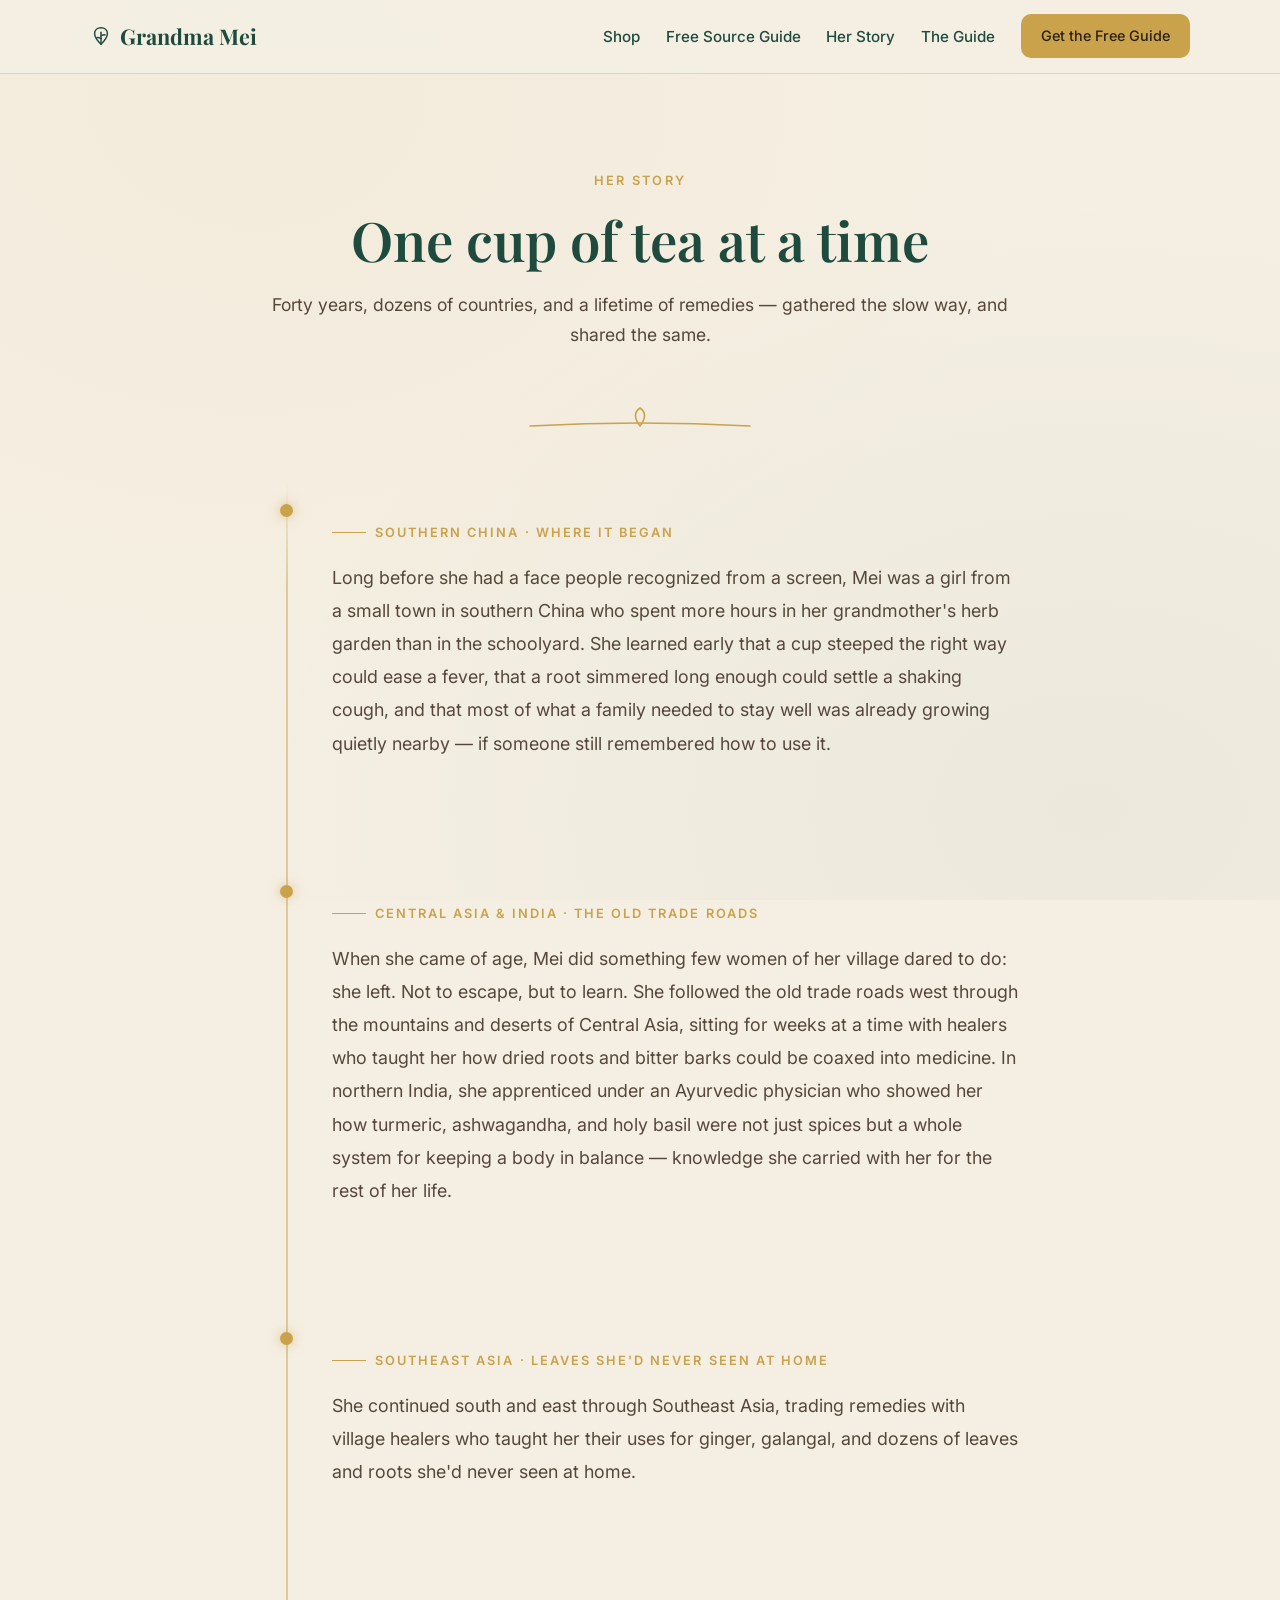
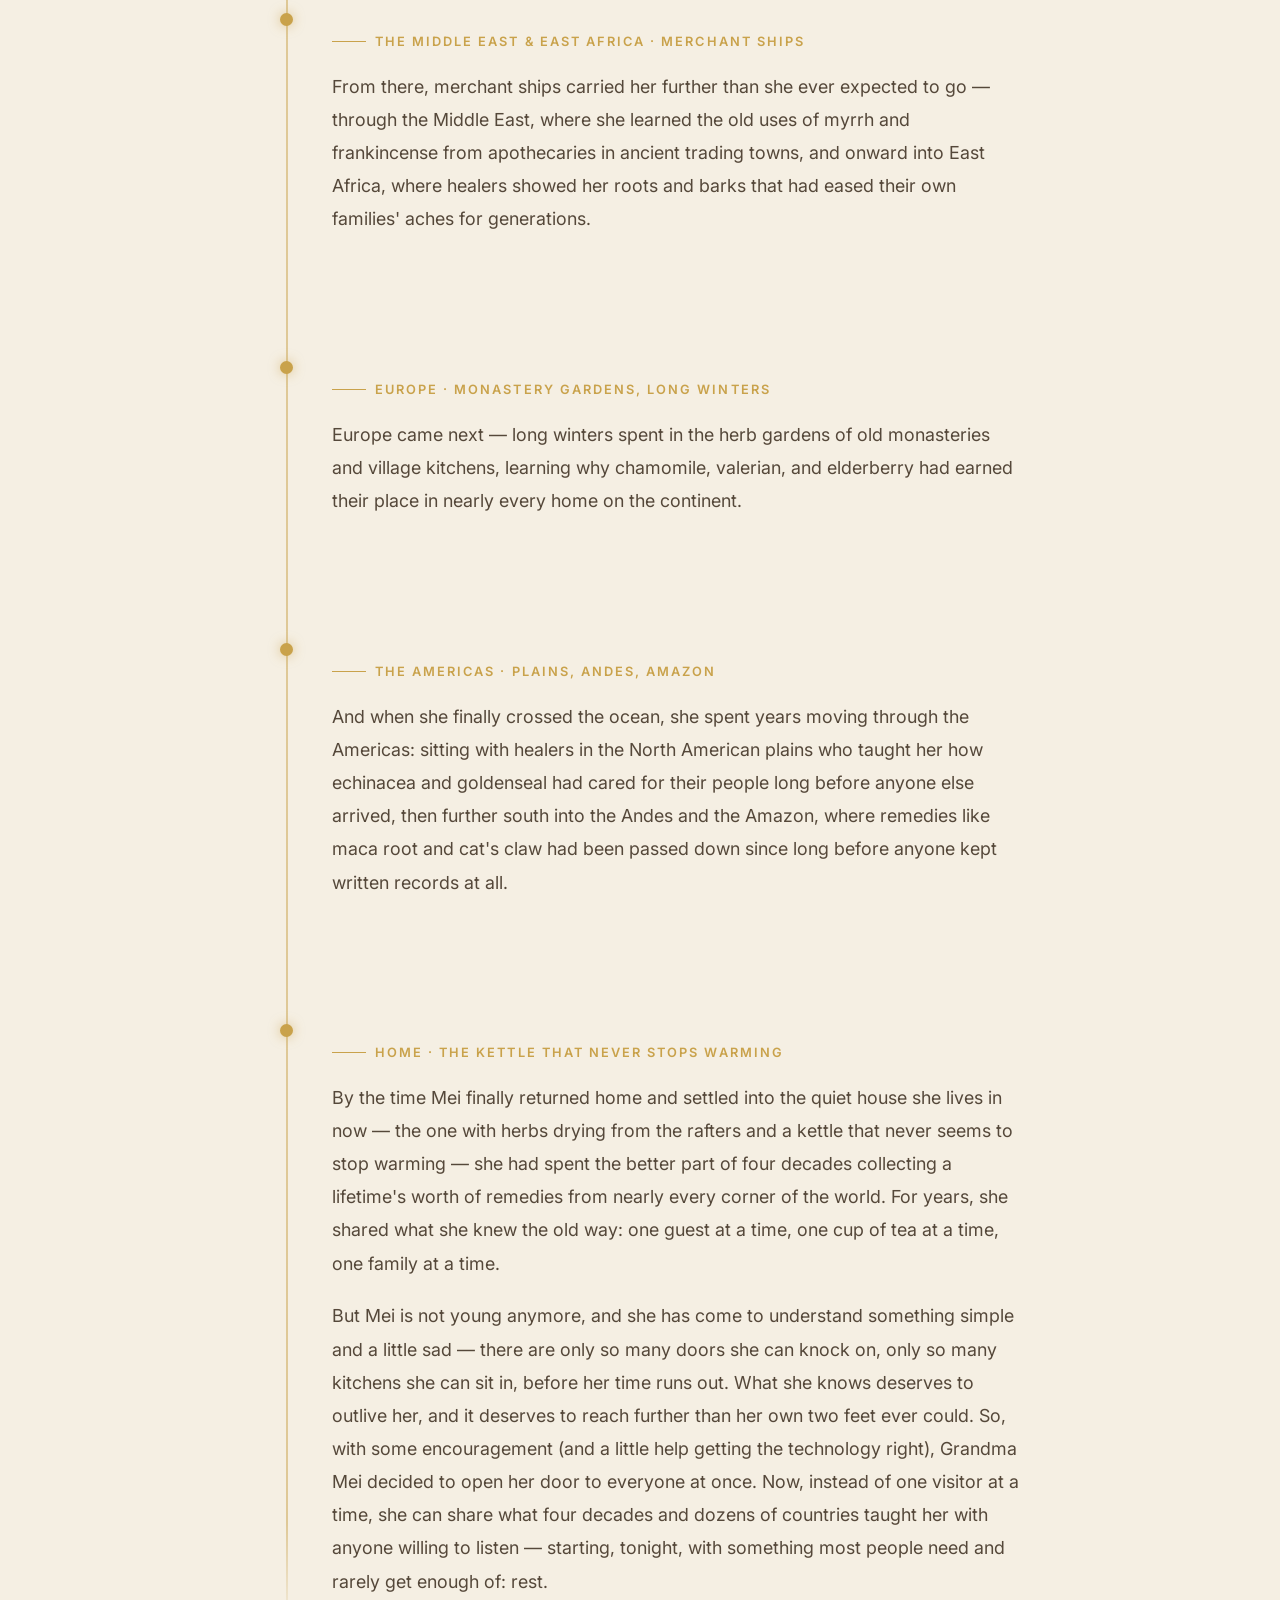
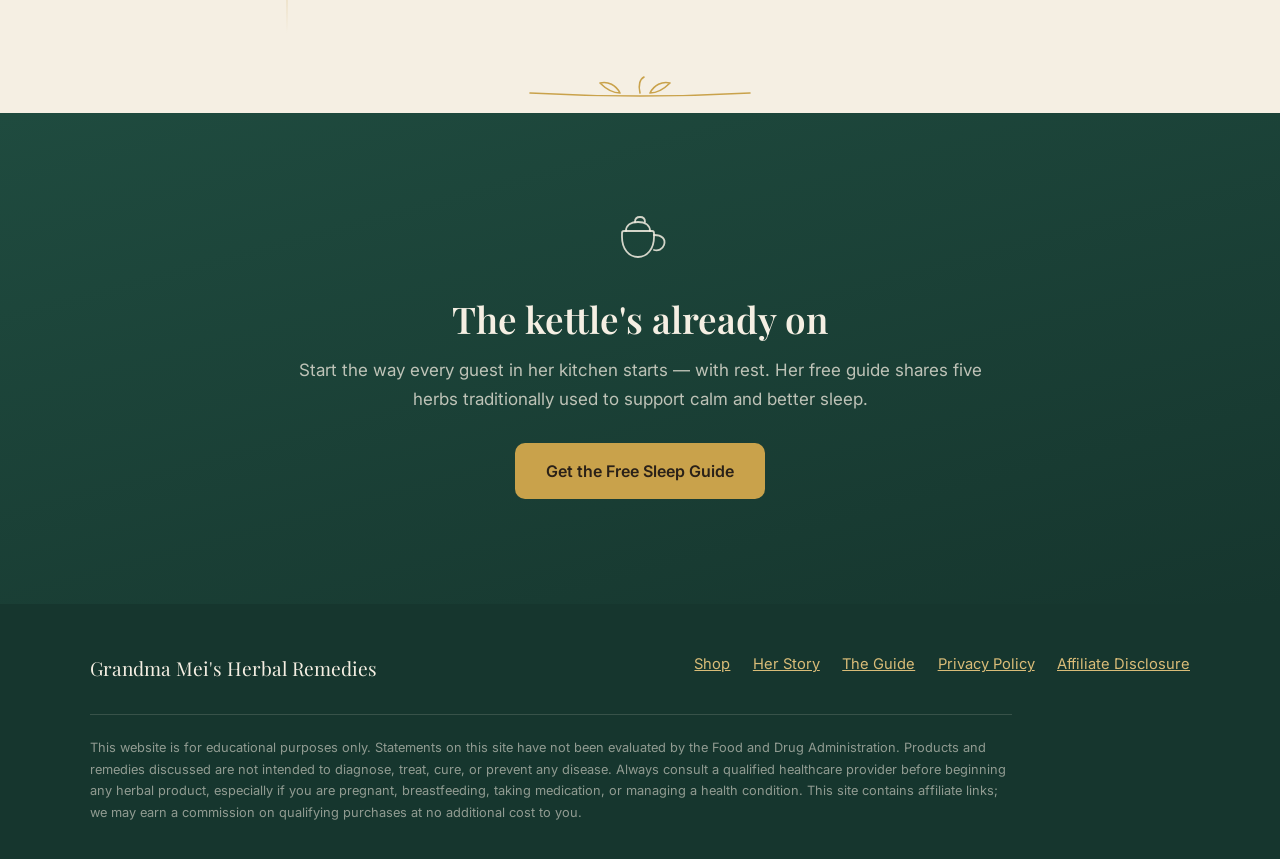
<file: story.html>
<!DOCTYPE html>
<html lang="en">
<head>
  <meta charset="UTF-8">
  <meta name="viewport" content="width=device-width, initial-scale=1.0">
  <title>Her Story — Grandma Mei's Herbal Remedies</title>
  <meta name="description" content="From a small town in southern China to healers on nearly every continent — the forty-year journey behind Grandma Mei's collected remedies.">
  <link rel="preconnect" href="https://fonts.googleapis.com">
  <link rel="preconnect" href="https://fonts.gstatic.com" crossorigin>
  <link href="https://fonts.googleapis.com/css2?family=Playfair+Display:wght@600;700&family=Inter:wght@400;500;600&display=swap" rel="stylesheet">
  <link rel="stylesheet" href="css/styles.css">
  <!-- MailerLite Universal -->
<script>
    (function(w,d,e,u,f,l,n){w[f]=w[f]||function(){(w[f].q=w[f].q||[])
    .push(arguments);},l=d.createElement(e),l.async=1,l.src=u,
    n=d.getElementsByTagName(e)[0],n.parentNode.insertBefore(l,n);})
    (window,document,'script','https://assets.mailerlite.com/js/universal.js','ml');
    ml('account', '2549999');
</script>
<!-- End MailerLite Universal -->
</head>
<body>

  <header class="site-header">
    <div class="container site-header__inner">
      <a href="index.html" class="brand">
        <svg class="brand__leaf" viewBox="0 0 24 24" fill="none" stroke="currentColor" stroke-width="1.6" stroke-linecap="round" aria-hidden="true">
          <path d="M12 21c-4-4-7-7.6-7-11.5C5 5.5 8 3 12 3s7 2.5 7 6.5C19 13.4 16 17 12 21z"/><path d="M12 21V8"/>
          <path d="M12 12c1.5-1 3-1.4 4.5-1.2M12 15c-1.5-1-3-1.4-4.5-1.2"/>
        </svg>
        Grandma Mei
      </a>
      <button class="nav-toggle" aria-label="Toggle navigation" aria-expanded="false">
        <span></span><span></span><span></span>
      </button>
      <nav class="site-nav" aria-label="Main navigation">
        <a class="link-underline" href="shop.html">Shop</a>
        <a class="link-underline" href="sourceguide.html">Free Source Guide</a>
        <a class="link-underline" href="story.html" aria-current="page">Her Story</a>
        <a class="link-underline" href="ebook.html">The Guide</a>
        <a class="btn btn--gold" href="index.html#free-guide">Get the Free Guide</a>
      </nav>
    </div>
  </header>

  <main>
    <!-- ================= Story hero ================= -->
    <div class="story-hero container container--narrow">
      <p class="eyebrow reveal">Her Story</p>
      <h1 class="reveal" style="--reveal-delay: 80ms;">One cup of tea at a time</h1>
      <p class="muted reveal" style="--reveal-delay: 160ms; margin-top: 1rem; font-size: 1.1rem;">Forty years, dozens of countries, and a lifetime of remedies — gathered the slow way, and shared the same.</p>
    </div>

    <div class="divider reveal" data-draw aria-hidden="true">
      <svg viewBox="0 0 240 40">
        <path d="M10 20 Q 120 14, 230 20"/>
        <path d="M120 20 C 114 12, 114 6, 120 2 C 126 6, 126 12, 120 20"/>
      </svg>
    </div>

    <!-- ================= Journey ================= -->
    <div class="journey container container--narrow">

      <section class="story-section reveal">
        <span class="story-section__label">Southern China · Where it began</span>
        <p>Long before she had a face people recognized from a screen, Mei was a girl from a small town in southern China who spent more hours in her grandmother's herb garden than in the schoolyard. She learned early that a cup steeped the right way could ease a fever, that a root simmered long enough could settle a shaking cough, and that most of what a family needed to stay well was already growing quietly nearby — if someone still remembered how to use it.</p>
      </section>

      <section class="story-section reveal">
        <span class="story-section__label">Central Asia &amp; India · The old trade roads</span>
        <p>When she came of age, Mei did something few women of her village dared to do: she left. Not to escape, but to learn. She followed the old trade roads west through the mountains and deserts of Central Asia, sitting for weeks at a time with healers who taught her how dried roots and bitter barks could be coaxed into medicine. In northern India, she apprenticed under an Ayurvedic physician who showed her how turmeric, ashwagandha, and holy basil were not just spices but a whole system for keeping a body in balance — knowledge she carried with her for the rest of her life.</p>
      </section>

      <section class="story-section reveal">
        <span class="story-section__label">Southeast Asia · Leaves she'd never seen at home</span>
        <p>She continued south and east through Southeast Asia, trading remedies with village healers who taught her their uses for ginger, galangal, and dozens of leaves and roots she'd never seen at home.</p>
      </section>

      <section class="story-section reveal">
        <span class="story-section__label">The Middle East &amp; East Africa · Merchant ships</span>
        <p>From there, merchant ships carried her further than she ever expected to go — through the Middle East, where she learned the old uses of myrrh and frankincense from apothecaries in ancient trading towns, and onward into East Africa, where healers showed her roots and barks that had eased their own families' aches for generations.</p>
      </section>

      <section class="story-section reveal">
        <span class="story-section__label">Europe · Monastery gardens, long winters</span>
        <p>Europe came next — long winters spent in the herb gardens of old monasteries and village kitchens, learning why chamomile, valerian, and elderberry had earned their place in nearly every home on the continent.</p>
      </section>

      <section class="story-section reveal">
        <span class="story-section__label">The Americas · Plains, Andes, Amazon</span>
        <p>And when she finally crossed the ocean, she spent years moving through the Americas: sitting with healers in the North American plains who taught her how echinacea and goldenseal had cared for their people long before anyone else arrived, then further south into the Andes and the Amazon, where remedies like maca root and cat's claw had been passed down since long before anyone kept written records at all.</p>
      </section>

      <section class="story-section reveal">
        <span class="story-section__label">Home · The kettle that never stops warming</span>
        <p>By the time Mei finally returned home and settled into the quiet house she lives in now — the one with herbs drying from the rafters and a kettle that never seems to stop warming — she had spent the better part of four decades collecting a lifetime's worth of remedies from nearly every corner of the world. For years, she shared what she knew the old way: one guest at a time, one cup of tea at a time, one family at a time.</p>
        <p>But Mei is not young anymore, and she has come to understand something simple and a little sad — there are only so many doors she can knock on, only so many kitchens she can sit in, before her time runs out. What she knows deserves to outlive her, and it deserves to reach further than her own two feet ever could. So, with some encouragement (and a little help getting the technology right), Grandma Mei decided to open her door to everyone at once. Now, instead of one visitor at a time, she can share what four decades and dozens of countries taught her with anyone willing to listen — starting, tonight, with something most people need and rarely get enough of: rest.</p>
      </section>

    </div>

    <div class="divider reveal" data-draw aria-hidden="true">
      <svg viewBox="0 0 240 40">
        <path d="M10 20 Q 120 26, 230 20"/>
        <path d="M100 20 C 96 12, 88 8, 80 10 C 86 16, 92 20, 100 20 M130 20 C 134 12, 142 8, 150 10 C 144 16, 138 20, 130 20"/>
        <path d="M120 20 C 118 12, 120 6, 124 4"/>
      </svg>
    </div>

    <!-- ================= Closing CTA ================= -->
    <section class="band">
      <div class="container" style="text-align:center; max-width: 42em;">
        <div class="steam-scene" aria-hidden="true">
          <svg class="steam steam--on-jade" viewBox="0 0 60 90">
            <path d="M30 85 C 22 70, 38 60, 30 45 C 24 33, 34 25, 30 12"/>
            <path d="M20 85 C 14 72, 27 62, 21 48 C 16 37, 25 28, 21 16"/>
            <path d="M41 85 C 35 71, 47 61, 40 46 C 35 36, 44 27, 40 14"/>
          </svg>
          <!-- Simple ink-line teapot -->
          <svg width="72" height="56" viewBox="0 0 72 56" fill="none" stroke="rgba(245,239,227,0.85)" stroke-width="1.8" stroke-linecap="round" stroke-linejoin="round">
            <path d="M20 22 h28 a2 2 0 0 1 2 2 v4 c0 12-7 20-16 20 s-16-8-16-20 v-4 a2 2 0 0 1 2-2z"/>
            <path d="M50 26 c8 0 12 4 10 10 c-1.5 4.5-6 6-10 5"/>
            <path d="M22 22 c0-6 5-9 12-9 s12 3 12 9"/>
            <path d="M31 13 c0-3 2-5 5-5 s5 2 5 5"/>
          </svg>
        </div>
        <h2 class="reveal" style="margin-top: 1.4rem;">The kettle's already on</h2>
        <p class="muted reveal" style="--reveal-delay: 100ms; margin-top: 0.9rem;">Start the way every guest in her kitchen starts — with rest. Her free guide shares five herbs traditionally used to support calm and better sleep.</p>
        <div class="reveal" style="--reveal-delay: 200ms; margin-top: 1.8rem;">
          <a class="btn btn--gold" href="index.html#free-guide">Get the Free Sleep Guide</a>
        </div>
      </div>
    </section>
  </main>

  <footer class="site-footer">
    <div class="container">
      <div class="site-footer__grid">
        <div class="site-footer__brand">Grandma Mei's Herbal Remedies</div>
        <nav class="site-footer__links" aria-label="Footer navigation">
          <a href="shop.html">Shop</a>
          <a href="story.html">Her Story</a>
          <a href="ebook.html">The Guide</a>
          <a href="privacy.html">Privacy Policy</a>
          <a href="privacy.html#affiliate-disclosure">Affiliate Disclosure</a>
        </nav>
      </div>
      <p class="site-footer__disclaimer">This website is for educational purposes only. Statements on this site have not been evaluated by the Food and Drug Administration. Products and remedies discussed are not intended to diagnose, treat, cure, or prevent any disease. Always consult a qualified healthcare provider before beginning any herbal product, especially if you are pregnant, breastfeeding, taking medication, or managing a health condition. This site contains affiliate links; we may earn a commission on qualifying purchases at no additional cost to you.</p>
    </div>
  </footer>

  <script src="js/main.js" defer></script>
</body>
</html>
</file>
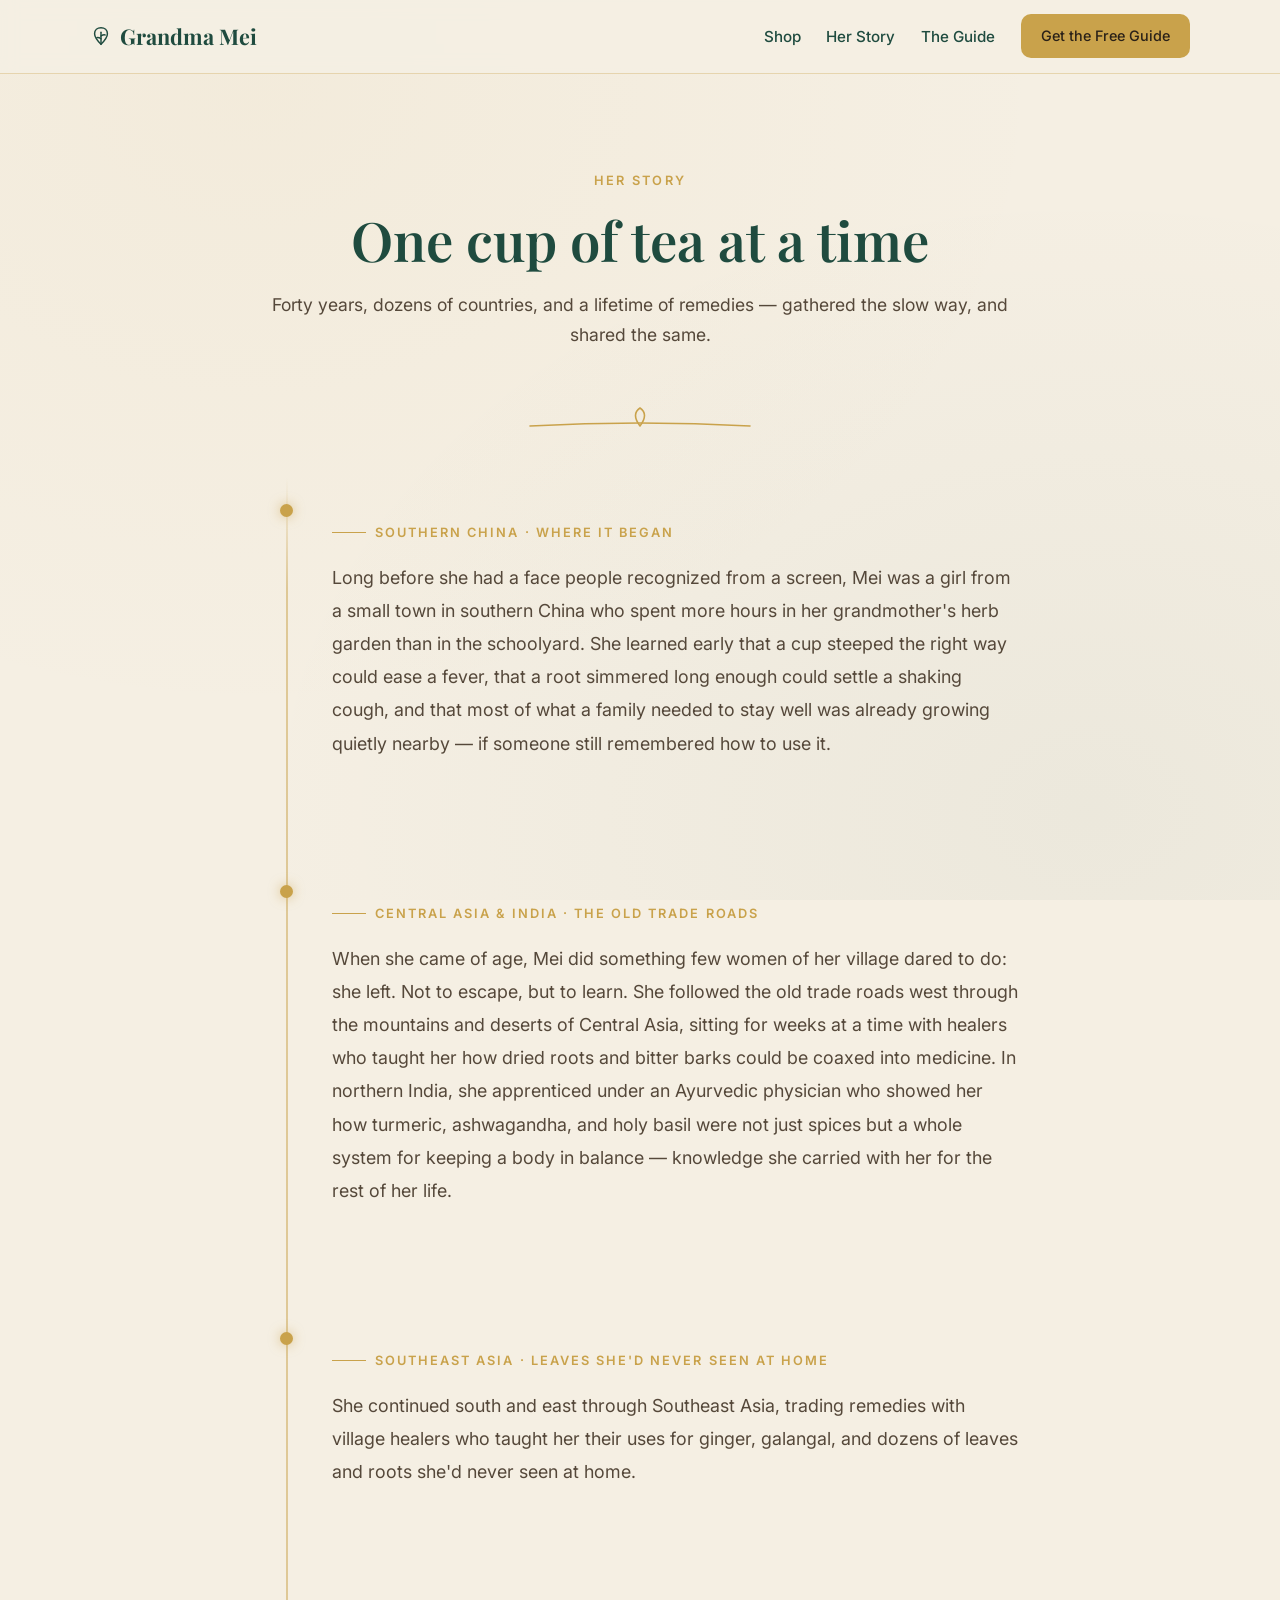
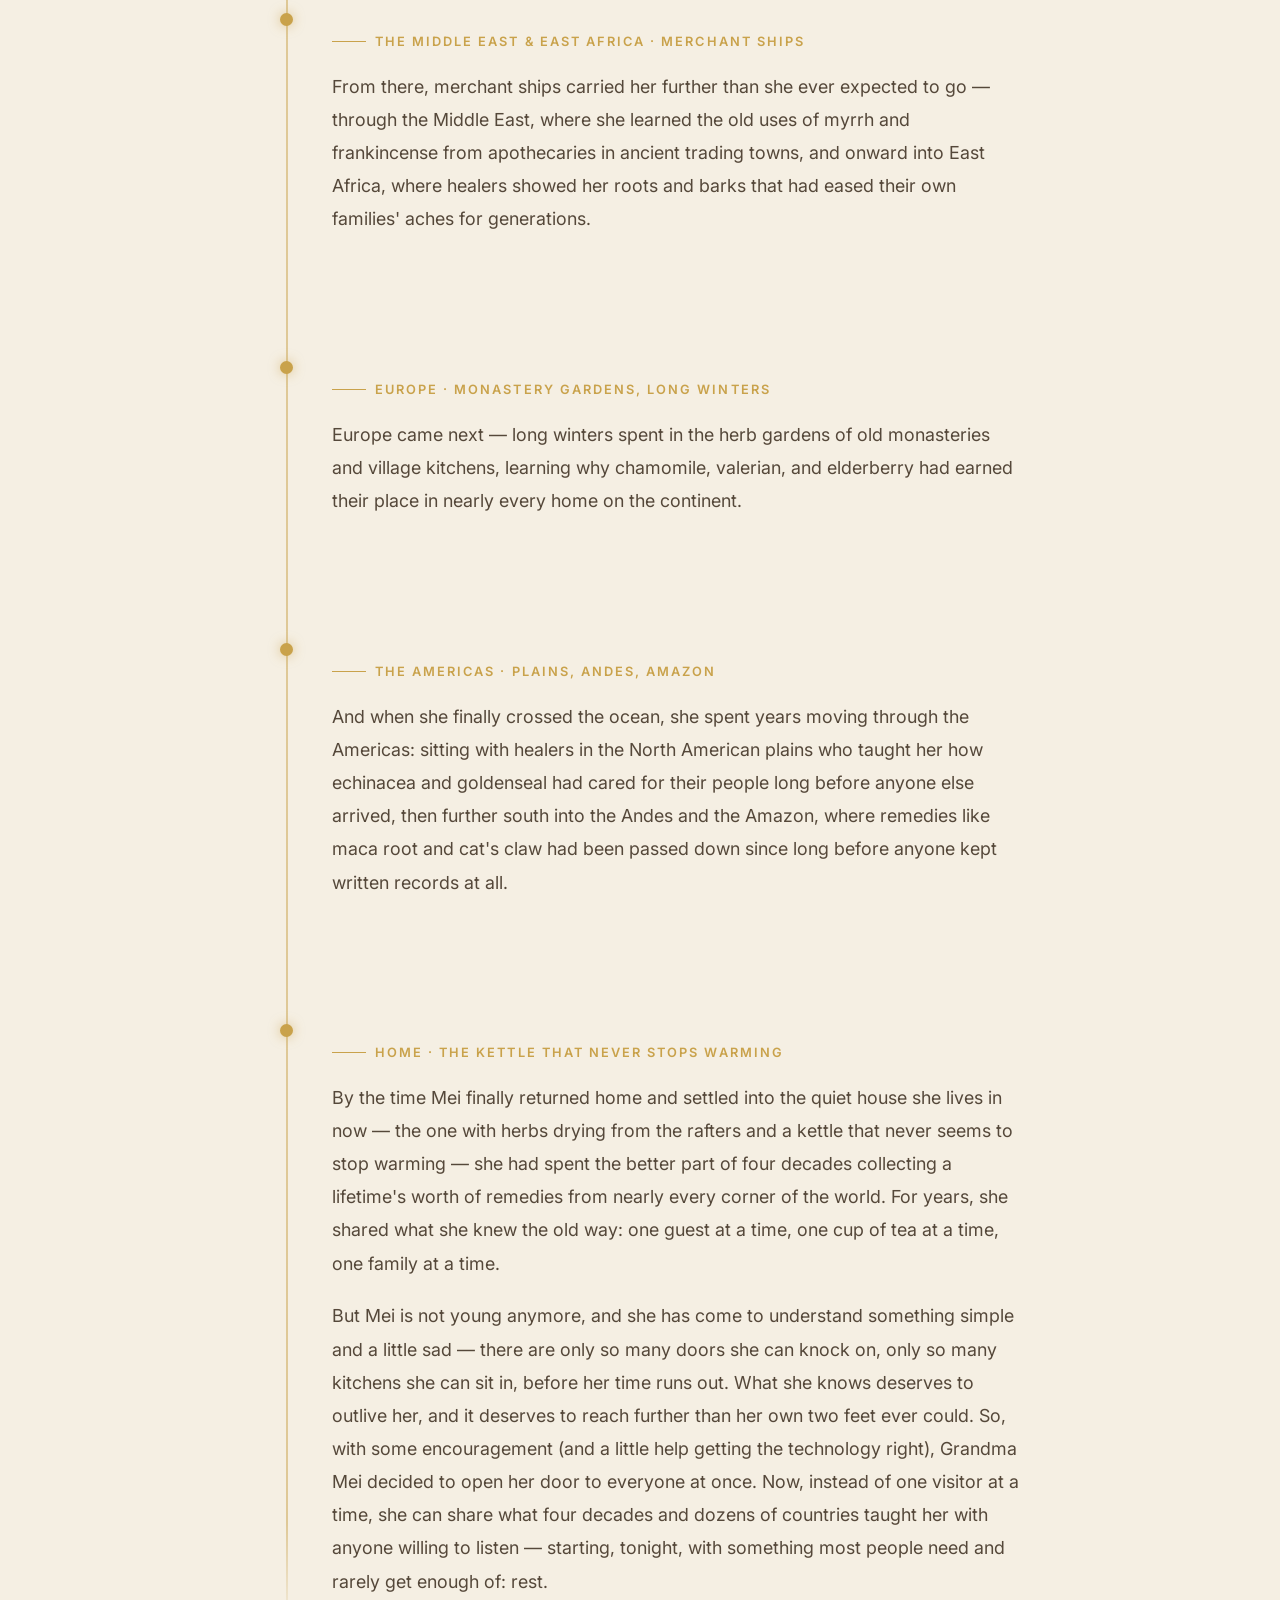
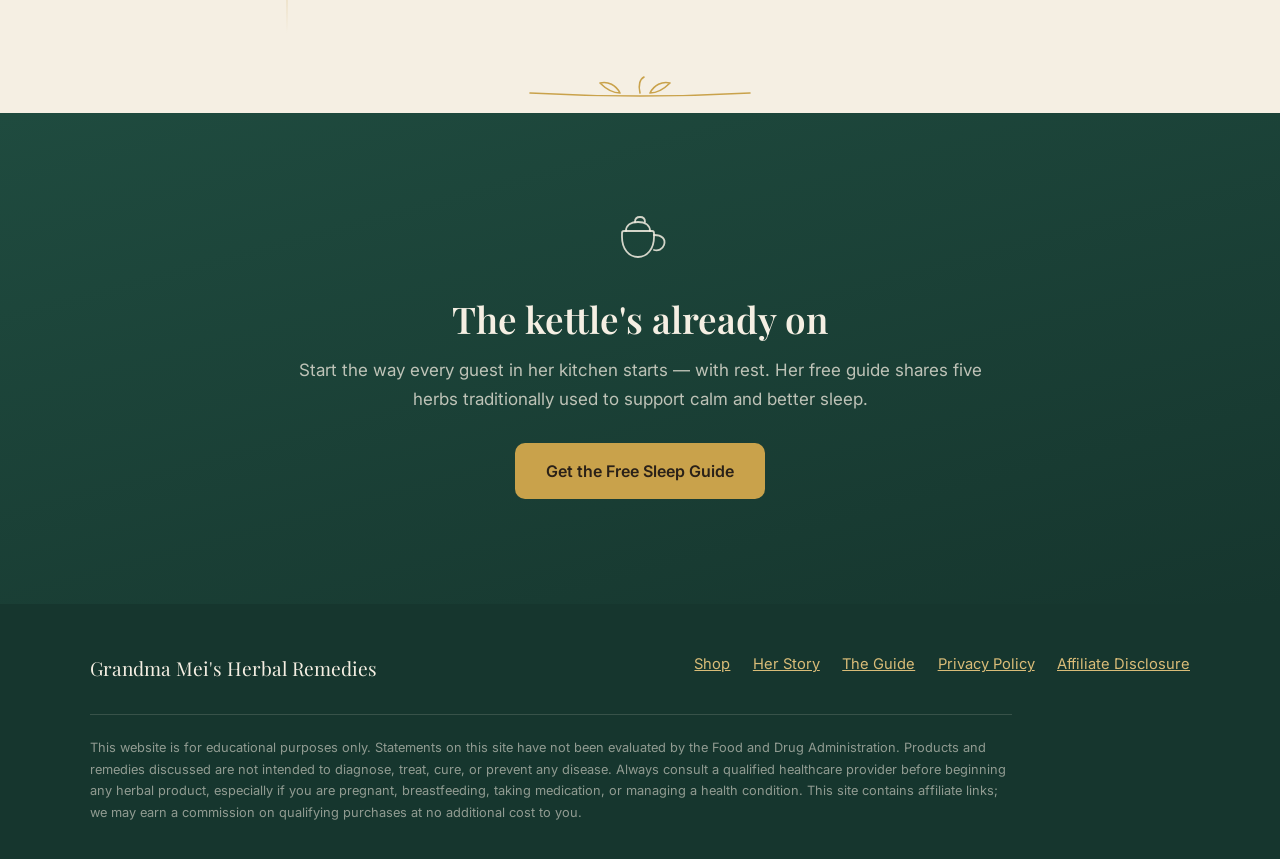
<file: STORY~1.HTM>
<!DOCTYPE html>
<html lang="en">
<head>
  <meta charset="UTF-8">
  <meta name="viewport" content="width=device-width, initial-scale=1.0">
  <title>Her Story — Grandma Mei's Herbal Remedies</title>
  <meta name="description" content="From a small town in southern China to healers on nearly every continent — the forty-year journey behind Grandma Mei's collected remedies.">
  <link rel="preconnect" href="https://fonts.googleapis.com">
  <link rel="preconnect" href="https://fonts.gstatic.com" crossorigin>
  <link href="https://fonts.googleapis.com/css2?family=Playfair+Display:wght@600;700&family=Inter:wght@400;500;600&display=swap" rel="stylesheet">
  <link rel="stylesheet" href="css/styles.css">
</head>
<body>

  <header class="site-header">
    <div class="container site-header__inner">
      <a href="index.html" class="brand">
        <svg class="brand__leaf" viewBox="0 0 24 24" fill="none" stroke="currentColor" stroke-width="1.6" stroke-linecap="round" aria-hidden="true">
          <path d="M12 21c-4-4-7-7.6-7-11.5C5 5.5 8 3 12 3s7 2.5 7 6.5C19 13.4 16 17 12 21z"/><path d="M12 21V8"/>
          <path d="M12 12c1.5-1 3-1.4 4.5-1.2M12 15c-1.5-1-3-1.4-4.5-1.2"/>
        </svg>
        Grandma Mei
      </a>
      <button class="nav-toggle" aria-label="Toggle navigation" aria-expanded="false">
        <span></span><span></span><span></span>
      </button>
      <nav class="site-nav" aria-label="Main navigation">
        <a class="link-underline" href="shop.html">Shop</a>
        <a class="link-underline" href="story.html" aria-current="page">Her Story</a>
        <a class="link-underline" href="ebook.html">The Guide</a>
        <a class="btn btn--gold" href="index.html#free-guide">Get the Free Guide</a>
      </nav>
    </div>
  </header>

  <main>
    <!-- ================= Story hero ================= -->
    <div class="story-hero container container--narrow">
      <p class="eyebrow reveal">Her Story</p>
      <h1 class="reveal" style="--reveal-delay: 80ms;">One cup of tea at a time</h1>
      <p class="muted reveal" style="--reveal-delay: 160ms; margin-top: 1rem; font-size: 1.1rem;">Forty years, dozens of countries, and a lifetime of remedies — gathered the slow way, and shared the same.</p>
    </div>

    <div class="divider reveal" data-draw aria-hidden="true">
      <svg viewBox="0 0 240 40">
        <path d="M10 20 Q 120 14, 230 20"/>
        <path d="M120 20 C 114 12, 114 6, 120 2 C 126 6, 126 12, 120 20"/>
      </svg>
    </div>

    <!-- ================= Journey ================= -->
    <div class="journey container container--narrow">

      <section class="story-section reveal">
        <span class="story-section__label">Southern China · Where it began</span>
        <p>Long before she had a face people recognized from a screen, Mei was a girl from a small town in southern China who spent more hours in her grandmother's herb garden than in the schoolyard. She learned early that a cup steeped the right way could ease a fever, that a root simmered long enough could settle a shaking cough, and that most of what a family needed to stay well was already growing quietly nearby — if someone still remembered how to use it.</p>
      </section>

      <section class="story-section reveal">
        <span class="story-section__label">Central Asia &amp; India · The old trade roads</span>
        <p>When she came of age, Mei did something few women of her village dared to do: she left. Not to escape, but to learn. She followed the old trade roads west through the mountains and deserts of Central Asia, sitting for weeks at a time with healers who taught her how dried roots and bitter barks could be coaxed into medicine. In northern India, she apprenticed under an Ayurvedic physician who showed her how turmeric, ashwagandha, and holy basil were not just spices but a whole system for keeping a body in balance — knowledge she carried with her for the rest of her life.</p>
      </section>

      <section class="story-section reveal">
        <span class="story-section__label">Southeast Asia · Leaves she'd never seen at home</span>
        <p>She continued south and east through Southeast Asia, trading remedies with village healers who taught her their uses for ginger, galangal, and dozens of leaves and roots she'd never seen at home.</p>
      </section>

      <section class="story-section reveal">
        <span class="story-section__label">The Middle East &amp; East Africa · Merchant ships</span>
        <p>From there, merchant ships carried her further than she ever expected to go — through the Middle East, where she learned the old uses of myrrh and frankincense from apothecaries in ancient trading towns, and onward into East Africa, where healers showed her roots and barks that had eased their own families' aches for generations.</p>
      </section>

      <section class="story-section reveal">
        <span class="story-section__label">Europe · Monastery gardens, long winters</span>
        <p>Europe came next — long winters spent in the herb gardens of old monasteries and village kitchens, learning why chamomile, valerian, and elderberry had earned their place in nearly every home on the continent.</p>
      </section>

      <section class="story-section reveal">
        <span class="story-section__label">The Americas · Plains, Andes, Amazon</span>
        <p>And when she finally crossed the ocean, she spent years moving through the Americas: sitting with healers in the North American plains who taught her how echinacea and goldenseal had cared for their people long before anyone else arrived, then further south into the Andes and the Amazon, where remedies like maca root and cat's claw had been passed down since long before anyone kept written records at all.</p>
      </section>

      <section class="story-section reveal">
        <span class="story-section__label">Home · The kettle that never stops warming</span>
        <p>By the time Mei finally returned home and settled into the quiet house she lives in now — the one with herbs drying from the rafters and a kettle that never seems to stop warming — she had spent the better part of four decades collecting a lifetime's worth of remedies from nearly every corner of the world. For years, she shared what she knew the old way: one guest at a time, one cup of tea at a time, one family at a time.</p>
        <p>But Mei is not young anymore, and she has come to understand something simple and a little sad — there are only so many doors she can knock on, only so many kitchens she can sit in, before her time runs out. What she knows deserves to outlive her, and it deserves to reach further than her own two feet ever could. So, with some encouragement (and a little help getting the technology right), Grandma Mei decided to open her door to everyone at once. Now, instead of one visitor at a time, she can share what four decades and dozens of countries taught her with anyone willing to listen — starting, tonight, with something most people need and rarely get enough of: rest.</p>
      </section>

    </div>

    <div class="divider reveal" data-draw aria-hidden="true">
      <svg viewBox="0 0 240 40">
        <path d="M10 20 Q 120 26, 230 20"/>
        <path d="M100 20 C 96 12, 88 8, 80 10 C 86 16, 92 20, 100 20 M130 20 C 134 12, 142 8, 150 10 C 144 16, 138 20, 130 20"/>
        <path d="M120 20 C 118 12, 120 6, 124 4"/>
      </svg>
    </div>

    <!-- ================= Closing CTA ================= -->
    <section class="band">
      <div class="container" style="text-align:center; max-width: 42em;">
        <div class="steam-scene" aria-hidden="true">
          <svg class="steam steam--on-jade" viewBox="0 0 60 90">
            <path d="M30 85 C 22 70, 38 60, 30 45 C 24 33, 34 25, 30 12"/>
            <path d="M20 85 C 14 72, 27 62, 21 48 C 16 37, 25 28, 21 16"/>
            <path d="M41 85 C 35 71, 47 61, 40 46 C 35 36, 44 27, 40 14"/>
          </svg>
          <!-- Simple ink-line teapot -->
          <svg width="72" height="56" viewBox="0 0 72 56" fill="none" stroke="rgba(245,239,227,0.85)" stroke-width="1.8" stroke-linecap="round" stroke-linejoin="round">
            <path d="M20 22 h28 a2 2 0 0 1 2 2 v4 c0 12-7 20-16 20 s-16-8-16-20 v-4 a2 2 0 0 1 2-2z"/>
            <path d="M50 26 c8 0 12 4 10 10 c-1.5 4.5-6 6-10 5"/>
            <path d="M22 22 c0-6 5-9 12-9 s12 3 12 9"/>
            <path d="M31 13 c0-3 2-5 5-5 s5 2 5 5"/>
          </svg>
        </div>
        <h2 class="reveal" style="margin-top: 1.4rem;">The kettle's already on</h2>
        <p class="muted reveal" style="--reveal-delay: 100ms; margin-top: 0.9rem;">Start the way every guest in her kitchen starts — with rest. Her free guide shares five herbs traditionally used to support calm and better sleep.</p>
        <div class="reveal" style="--reveal-delay: 200ms; margin-top: 1.8rem;">
          <a class="btn btn--gold" href="index.html#free-guide">Get the Free Sleep Guide</a>
        </div>
      </div>
    </section>
  </main>

  <footer class="site-footer">
    <div class="container">
      <div class="site-footer__grid">
        <div class="site-footer__brand">Grandma Mei's Herbal Remedies</div>
        <nav class="site-footer__links" aria-label="Footer navigation">
          <a href="shop.html">Shop</a>
          <a href="story.html">Her Story</a>
          <a href="ebook.html">The Guide</a>
          <a href="privacy.html">Privacy Policy</a>
          <a href="privacy.html#affiliate-disclosure">Affiliate Disclosure</a>
        </nav>
      </div>
      <p class="site-footer__disclaimer">This website is for educational purposes only. Statements on this site have not been evaluated by the Food and Drug Administration. Products and remedies discussed are not intended to diagnose, treat, cure, or prevent any disease. Always consult a qualified healthcare provider before beginning any herbal product, especially if you are pregnant, breastfeeding, taking medication, or managing a health condition. This site contains affiliate links; we may earn a commission on qualifying purchases at no additional cost to you.</p>
    </div>
  </footer>

  <script src="js/main.js" defer></script>
</body>
</html>
</file>
<file: css/styles.css>
/* ==========================================================================
   Grandma Mei's Herbal Remedies — Design System
   Palette: deep jade / antique gold / warm parchment / warm ink / burgundy
   ========================================================================== */

:root {
  --jade: #1F4B3F;
  --jade-dark: #16362E;
  --jade-light: #2E6353;
  --gold: #C9A24B;
  --gold-soft: #D9BC78;
  --parchment: #F5EFE3;
  --parchment-deep: #EDE4D1;
  --ink: #2A2118;
  --ink-soft: #55483A;
  --burgundy: #6E2A2A;

  --font-serif: 'Playfair Display', Georgia, 'Times New Roman', serif;
  --font-sans: 'Inter', -apple-system, BlinkMacSystemFont, 'Segoe UI', sans-serif;

  --shadow-soft: 0 2px 12px rgba(42, 33, 24, 0.08);
  --shadow-lift: 0 10px 30px rgba(42, 33, 24, 0.14), 0 0 24px rgba(201, 162, 75, 0.18);
  --radius: 10px;
  --transition: 320ms cubic-bezier(0.25, 0.6, 0.3, 1);
}

/* ---------- Reset & base ---------- */
*, *::before, *::after { box-sizing: border-box; margin: 0; padding: 0; }

html { scroll-behavior: smooth; }

body {
  font-family: var(--font-sans);
  font-size: 1.0625rem;
  line-height: 1.7;
  color: var(--ink);
  background-color: var(--parchment);
  background-image:
    radial-gradient(ellipse at 20% 10%, rgba(201, 162, 75, 0.05), transparent 55%),
    radial-gradient(ellipse at 85% 90%, rgba(31, 75, 63, 0.045), transparent 55%);
  background-attachment: fixed;
  -webkit-font-smoothing: antialiased;
}

img { max-width: 100%; display: block; }

h1, h2, h3, h4 {
  font-family: var(--font-serif);
  font-weight: 600;
  line-height: 1.25;
  color: var(--jade);
}

h1 { font-size: clamp(2.1rem, 5.5vw, 3.4rem); }
h2 { font-size: clamp(1.6rem, 4vw, 2.3rem); }
h3 { font-size: clamp(1.25rem, 3vw, 1.5rem); }

p + p { margin-top: 1.1em; }

a { color: var(--jade); }

/* Slow-drawing gold underline on text links */
.link-underline {
  position: relative;
  text-decoration: none;
  color: var(--jade);
}
.link-underline::after {
  content: '';
  position: absolute;
  left: 0; bottom: -2px;
  width: 100%; height: 1.5px;
  background: var(--gold);
  transform: scaleX(0);
  transform-origin: left center;
  transition: transform 450ms cubic-bezier(0.25, 0.6, 0.3, 1);
}
.link-underline:hover::after,
.link-underline:focus-visible::after { transform: scaleX(1); }

.container {
  width: min(1100px, 92%);
  margin-inline: auto;
}
.container--narrow { width: min(760px, 92%); }

section { padding: clamp(3.5rem, 8vw, 6rem) 0; }

.eyebrow {
  font-family: var(--font-sans);
  font-size: 0.8rem;
  font-weight: 600;
  letter-spacing: 0.18em;
  text-transform: uppercase;
  color: var(--gold);
  margin-bottom: 0.9rem;
}

.muted { color: var(--ink-soft); }

/* ---------- Buttons ---------- */
.btn {
  display: inline-block;
  font-family: var(--font-sans);
  font-weight: 600;
  font-size: 1rem;
  padding: 0.85rem 1.9rem;
  border-radius: var(--radius);
  border: 1.5px solid transparent;
  cursor: pointer;
  text-decoration: none;
  text-align: center;
  transition: transform var(--transition), box-shadow var(--transition),
              background-color var(--transition), color var(--transition);
}
.btn:hover, .btn:focus-visible {
  transform: translateY(-3px);
  box-shadow: var(--shadow-lift);
}
.btn:active { transform: translateY(-1px); }

.btn--primary { background: var(--jade); color: var(--parchment); }
.btn--primary:hover { background: var(--jade-light); }

.btn--gold { background: var(--gold); color: var(--ink); }
.btn--gold:hover { background: var(--gold-soft); }

.btn--outline {
  background: transparent;
  color: var(--jade);
  border-color: var(--jade);
}
.btn--outline:hover { background: rgba(31, 75, 63, 0.06); }

/* ---------- Header / nav ---------- */
.site-header {
  position: sticky;
  top: 0;
  z-index: 50;
  background: rgba(245, 239, 227, 0.92);
  backdrop-filter: blur(8px);
  border-bottom: 1px solid rgba(201, 162, 75, 0.35);
}
.site-header__inner {
  display: flex;
  align-items: center;
  justify-content: space-between;
  padding: 0.9rem 0;
}
.brand {
  font-family: var(--font-serif);
  font-size: 1.35rem;
  font-weight: 700;
  color: var(--jade);
  text-decoration: none;
  display: flex;
  align-items: center;
  gap: 0.5rem;
}
.brand__leaf { width: 22px; height: 22px; flex: none; }

.site-nav { display: flex; gap: 1.6rem; align-items: center; }
.site-nav a {
  font-size: 0.95rem;
  font-weight: 500;
}
.site-nav .btn { padding: 0.55rem 1.2rem; font-size: 0.9rem; }

/* Mobile nav */
.nav-toggle {
  display: none;
  background: none;
  border: none;
  cursor: pointer;
  padding: 0.4rem;
}
.nav-toggle span {
  display: block;
  width: 24px; height: 2px;
  background: var(--jade);
  margin: 5px 0;
  transition: transform 250ms ease, opacity 250ms ease;
}

@media (max-width: 720px) {
  .nav-toggle { display: block; }
  .site-nav {
    position: absolute;
    top: 100%; left: 0; right: 0;
    flex-direction: column;
    gap: 1.1rem;
    background: var(--parchment);
    border-bottom: 1px solid rgba(201, 162, 75, 0.35);
    padding: 1.4rem 0 1.8rem;
    display: none;
  }
  .site-nav.is-open { display: flex; }
  .nav-toggle[aria-expanded="true"] span:nth-child(1) { transform: translateY(7px) rotate(45deg); }
  .nav-toggle[aria-expanded="true"] span:nth-child(2) { opacity: 0; }
  .nav-toggle[aria-expanded="true"] span:nth-child(3) { transform: translateY(-7px) rotate(-45deg); }
}

/* ---------- Hero ---------- */
.hero {
  position: relative;
  overflow: hidden;
  padding: clamp(3rem, 7vw, 5.5rem) 0;
}
.hero__grid {
  display: grid;
  grid-template-columns: 1.05fr 0.95fr;
  gap: clamp(2rem, 5vw, 4rem);
  align-items: center;
}
@media (max-width: 820px) {
  .hero__grid { grid-template-columns: 1fr; }
}
.hero__title { margin-bottom: 1.1rem; }
.hero__lede {
  font-size: 1.15rem;
  color: var(--ink-soft);
  margin-bottom: 1.8rem;
  max-width: 34em;
}
.hero__ctas { display: flex; flex-wrap: wrap; gap: 0.9rem; }

/* Portrait frame */
.portrait-frame {
  position: relative;
  border-radius: var(--radius);
  overflow: hidden;
  box-shadow: 0 18px 50px rgba(42, 33, 24, 0.22);
  border: 1px solid rgba(201, 162, 75, 0.5);
  background: var(--parchment-deep);
  aspect-ratio: 4 / 5;
}
.portrait-frame::after {
  content: '';
  position: absolute; inset: 0;
  background: radial-gradient(ellipse at 50% 35%, transparent 55%, rgba(42, 33, 24, 0.18));
  pointer-events: none;
}
.portrait-placeholder {
  position: absolute; inset: 0;
  display: flex;
  flex-direction: column;
  align-items: center;
  justify-content: center;
  gap: 0.8rem;
  color: var(--ink-soft);
  font-size: 0.9rem;
  text-align: center;
  padding: 1.5rem;
  background:
    linear-gradient(160deg, rgba(31, 75, 63, 0.12), rgba(201, 162, 75, 0.12));
}

/* ---------- Ambient dust motes (hero) ---------- */
.motes {
  position: absolute; inset: 0;
  pointer-events: none;
  overflow: hidden;
}
.mote {
  position: absolute;
  bottom: -12px;
  width: 5px; height: 5px;
  border-radius: 50%;
  background: radial-gradient(circle, rgba(217, 188, 120, 0.85), rgba(217, 188, 120, 0));
  opacity: 0;
  animation: mote-drift linear infinite;
}
@keyframes mote-drift {
  0%   { transform: translate(0, 0) scale(0.8); opacity: 0; }
  12%  { opacity: 0.55; }
  85%  { opacity: 0.3; }
  100% { transform: translate(var(--drift-x, 30px), -110vh) scale(1.15); opacity: 0; }
}

/* ---------- Steam animation ---------- */
.steam-scene { position: relative; display: inline-block; }
.steam {
  position: absolute;
  left: 50%;
  bottom: 92%;
  transform: translateX(-50%);
  width: 60px; height: 90px;
  pointer-events: none;
}
.steam path {
  fill: none;
  stroke-width: 7;
  stroke-linecap: round;
  opacity: 0;
  animation: steam-rise 5s ease-in-out infinite;
}
.steam--on-parchment path { stroke: rgba(85, 72, 58, 0.28); }
.steam--on-jade path { stroke: rgba(245, 239, 227, 0.35); }
.steam path:nth-child(2) { animation-delay: 1.6s; }
.steam path:nth-child(3) { animation-delay: 3.2s; }
@keyframes steam-rise {
  0%   { opacity: 0; transform: translateY(14px) scaleX(1); }
  25%  { opacity: 0.75; }
  60%  { opacity: 0.4; }
  100% { opacity: 0; transform: translateY(-38px) scaleX(1.35); }
}

/* ---------- Botanical self-drawing dividers ---------- */
.divider {
  display: flex;
  justify-content: center;
  padding: 0.5rem 0 0;
}
.divider svg { width: min(240px, 60%); height: auto; overflow: visible; }
.divider path {
  fill: none;
  stroke: var(--gold);
  stroke-width: 1.6;
  stroke-linecap: round;
  stroke-linejoin: round;
}
.divider[data-draw] path {
  stroke-dasharray: var(--path-len, 600);
  stroke-dashoffset: var(--path-len, 600);
}
.divider[data-draw].is-drawn path {
  animation: draw-line 1600ms ease-out forwards;
}
.divider[data-draw].is-drawn path:nth-child(2) { animation-delay: 250ms; }
.divider[data-draw].is-drawn path:nth-child(3) { animation-delay: 480ms; }
@keyframes draw-line { to { stroke-dashoffset: 0; } }

/* ---------- Scroll reveals ---------- */
.reveal {
  opacity: 0;
  transform: translateY(22px);
  transition: opacity 550ms ease-out, transform 550ms ease-out;
  transition-delay: var(--reveal-delay, 0ms);
  will-change: opacity, transform;
}
.reveal.is-visible { opacity: 1; transform: translateY(0); }

/* ---------- Cards ---------- */
.card-grid {
  display: grid;
  grid-template-columns: repeat(auto-fit, minmax(230px, 1fr));
  gap: 1.4rem;
  margin-top: 2.2rem;
}
.card {
  background: rgba(255, 252, 245, 0.75);
  border: 1px solid rgba(201, 162, 75, 0.35);
  border-radius: var(--radius);
  padding: 1.7rem 1.5rem;
  box-shadow: var(--shadow-soft);
  transition: transform var(--transition), box-shadow var(--transition);
}
.card:hover { transform: translateY(-4px); box-shadow: var(--shadow-lift); }
.card h3 { margin-bottom: 0.6rem; font-size: 1.18rem; }
.card p { font-size: 0.96rem; color: var(--ink-soft); }
.card__icon { width: 34px; height: 34px; margin-bottom: 0.9rem; color: var(--gold); }

/* ---------- Product cards (catalog-ready: add more products later) ---------- */
.product-grid {
  display: grid;
  grid-template-columns: repeat(auto-fit, minmax(280px, 1fr));
  gap: 1.6rem;
  margin-top: 2.2rem;
}
.product-card {
  display: flex;
  flex-direction: column;
  background: rgba(255, 252, 245, 0.8);
  border: 1px solid rgba(201, 162, 75, 0.4);
  border-radius: var(--radius);
  overflow: hidden;
  box-shadow: var(--shadow-soft);
  transition: transform var(--transition), box-shadow var(--transition);
}
.product-card:hover { transform: translateY(-4px); box-shadow: var(--shadow-lift); }
.product-card__media {
  aspect-ratio: 16 / 10;
  background: linear-gradient(160deg, rgba(31, 75, 63, 0.14), rgba(201, 162, 75, 0.14));
  display: flex;
  align-items: center;
  justify-content: center;
  color: var(--ink-soft);
  font-size: 0.85rem;
}
.product-card__body { padding: 1.5rem 1.5rem 1.7rem; display: flex; flex-direction: column; gap: 0.6rem; flex: 1; }
.product-card__body .btn { margin-top: auto; align-self: flex-start; }
.product-card__price {
  font-family: var(--font-serif);
  font-size: 1.25rem;
  color: var(--gold);
}
.product-card--soon { opacity: 0.75; }
.product-card__badge {
  align-self: flex-start;
  font-size: 0.72rem;
  font-weight: 600;
  letter-spacing: 0.12em;
  text-transform: uppercase;
  color: var(--burgundy);
  background: rgba(110, 42, 42, 0.09);
  border: 1px solid rgba(110, 42, 42, 0.25);
  border-radius: 99px;
  padding: 0.15rem 0.7rem;
}

/* ---------- Jade band sections ---------- */
.band {
  background: linear-gradient(165deg, var(--jade) 0%, var(--jade-dark) 100%);
  color: var(--parchment);
}
.band h2, .band h3 { color: var(--parchment); }
.band .eyebrow { color: var(--gold-soft); }
.band .muted { color: rgba(245, 239, 227, 0.75); }

/* ---------- Email capture inline ---------- */
.email-capture { max-width: 560px; }
.embed-placeholder {
  border: 1.5px dashed rgba(201, 162, 75, 0.65);
  border-radius: var(--radius);
  padding: 1.6rem;
  text-align: center;
  font-size: 0.92rem;
  color: inherit;
  opacity: 0.85;
  background: rgba(201, 162, 75, 0.07);
  margin-top: 1.3rem;
}

/* ---------- Modal ---------- */
.modal-overlay {
  position: fixed; inset: 0;
  z-index: 100;
  background: rgba(42, 33, 24, 0.55);
  display: flex;
  align-items: center;
  justify-content: center;
  padding: 1.2rem;
  opacity: 0;
  visibility: hidden;
  transition: opacity 320ms ease, visibility 0s linear 320ms;
}
.modal-overlay.is-open {
  opacity: 1;
  visibility: visible;
  transition-delay: 0s;
}
.modal {
  background: var(--parchment);
  border: 1px solid rgba(201, 162, 75, 0.5);
  border-radius: var(--radius);
  box-shadow: 0 24px 70px rgba(42, 33, 24, 0.35);
  max-width: 460px;
  width: 100%;
  padding: 2.4rem 2.2rem 2.2rem;
  position: relative;
  text-align: center;
  transform: scale(0.94) translateY(10px);
  transition: transform 340ms cubic-bezier(0.25, 0.6, 0.3, 1);
}
.modal-overlay.is-open .modal { transform: scale(1) translateY(0); }
.modal h2 { font-size: 1.55rem; margin-bottom: 0.7rem; }
.modal p { font-size: 0.98rem; color: var(--ink-soft); }
.modal__close {
  position: absolute;
  top: 0.8rem; right: 0.9rem;
  background: none;
  border: none;
  font-size: 1.5rem;
  line-height: 1;
  color: var(--ink-soft);
  cursor: pointer;
  padding: 0.3rem;
  transition: color var(--transition), transform var(--transition);
}
.modal__close:hover { color: var(--burgundy); transform: rotate(90deg); }
.modal__leaf { width: 38px; height: 38px; margin: 0 auto 0.9rem; color: var(--gold); }

/* ---------- Story page ---------- */
.story-hero {
  text-align: center;
  padding: clamp(3.5rem, 9vw, 6rem) 0 clamp(2rem, 5vw, 3rem);
}
.story-section { padding: clamp(2.6rem, 6vw, 4.2rem) 0; }
.story-section__label {
  display: inline-flex;
  align-items: center;
  gap: 0.55rem;
  font-size: 0.8rem;
  font-weight: 600;
  letter-spacing: 0.16em;
  text-transform: uppercase;
  color: var(--gold);
  margin-bottom: 1.1rem;
}
.story-section__label::before {
  content: '';
  width: 34px; height: 1.5px;
  background: var(--gold);
}
.story-section p {
  font-size: 1.12rem;
  line-height: 1.85;
  color: var(--ink-soft);
}

/* Journey trail — decorative vertical gold line with waypoints (desktop) */
@media (min-width: 900px) {
  .journey { position: relative; }
  .journey::before {
    content: '';
    position: absolute;
    left: 26px;
    top: 2rem; bottom: 2rem;
    width: 1.5px;
    background: linear-gradient(
      to bottom,
      transparent,
      rgba(201, 162, 75, 0.5) 4%,
      rgba(201, 162, 75, 0.5) 96%,
      transparent
    );
  }
  .journey .story-section {
    position: relative;
    padding-left: 72px;
  }
  .journey .story-section::before {
    content: '';
    position: absolute;
    left: 20px;
    top: 3.6rem;
    width: 13px; height: 13px;
    border-radius: 50%;
    background: var(--parchment);
    border: 2.5px solid var(--gold);
    transition: background-color 450ms ease, box-shadow 450ms ease;
  }
  .journey .story-section.is-visible::before {
    background: var(--gold);
    box-shadow: 0 0 12px rgba(201, 162, 75, 0.6);
  }
}

/* ---------- Ebook page ---------- */
.price-tag {
  font-family: var(--font-serif);
  font-size: 2rem;
  color: var(--gold);
}
.excerpt {
  background: rgba(255, 252, 245, 0.8);
  border-left: 3px solid var(--gold);
  border-radius: 0 var(--radius) var(--radius) 0;
  padding: 1.8rem 2rem;
  box-shadow: var(--shadow-soft);
  font-size: 0.98rem;
}
.excerpt h3 { font-size: 1.3rem; }
.excerpt h4 {
  font-family: var(--font-sans);
  font-size: 0.8rem;
  letter-spacing: 0.14em;
  text-transform: uppercase;
  color: var(--gold);
  margin: 1.2rem 0 0.3rem;
}
.checklist { list-style: none; margin-top: 1.4rem; }
.checklist li {
  position: relative;
  padding-left: 2rem;
  margin-bottom: 0.85rem;
  color: var(--ink-soft);
}
.checklist li::before {
  content: '';
  position: absolute;
  left: 0; top: 0.42em;
  width: 16px; height: 16px;
  background: var(--gold);
  -webkit-mask: url("data:image/svg+xml,%3Csvg xmlns='http://www.w3.org/2000/svg' viewBox='0 0 24 24' fill='none' stroke='black' stroke-width='3' stroke-linecap='round' stroke-linejoin='round'%3E%3Cpath d='M20 6L9 17l-5-5'/%3E%3C/svg%3E") center / contain no-repeat;
  mask: url("data:image/svg+xml,%3Csvg xmlns='http://www.w3.org/2000/svg' viewBox='0 0 24 24' fill='none' stroke='black' stroke-width='3' stroke-linecap='round' stroke-linejoin='round'%3E%3Cpath d='M20 6L9 17l-5-5'/%3E%3C/svg%3E") center / contain no-repeat;
}

/* ---------- Legal page ---------- */
.legal h2 { margin-top: 2.6rem; margin-bottom: 0.8rem; font-size: 1.45rem; }
.legal h3 { margin-top: 1.6rem; margin-bottom: 0.5rem; font-size: 1.1rem; }
.legal p, .legal li { color: var(--ink-soft); font-size: 0.98rem; }
.legal ul { padding-left: 1.4rem; margin: 0.6rem 0 1rem; }
.notice {
  background: rgba(110, 42, 42, 0.07);
  border: 1px solid rgba(110, 42, 42, 0.25);
  border-radius: var(--radius);
  padding: 1.4rem 1.6rem;
  margin: 1.6rem 0;
}
.notice strong { color: var(--burgundy); }

/* ---------- Footer ---------- */
.site-footer {
  background: var(--jade-dark);
  color: rgba(245, 239, 227, 0.8);
  padding: 3rem 0 2.2rem;
  font-size: 0.92rem;
}
.site-footer a { color: var(--gold-soft); }
.site-footer__grid {
  display: flex;
  flex-wrap: wrap;
  justify-content: space-between;
  gap: 1.6rem;
  margin-bottom: 1.8rem;
}
.site-footer__brand {
  font-family: var(--font-serif);
  font-size: 1.2rem;
  color: var(--parchment);
}
.site-footer__links { display: flex; flex-wrap: wrap; gap: 1.4rem; }
.site-footer__disclaimer {
  border-top: 1px solid rgba(245, 239, 227, 0.15);
  padding-top: 1.4rem;
  font-size: 0.8rem;
  color: rgba(245, 239, 227, 0.55);
  max-width: 72em;
}

/* ---------- Reduced motion ---------- */
@media (prefers-reduced-motion: reduce) {
  html { scroll-behavior: auto; }
  *, *::before, *::after {
    animation-duration: 0.01ms !important;
    animation-iteration-count: 1 !important;
    transition-duration: 0.01ms !important;
  }
  .reveal { opacity: 1; transform: none; }
  .mote, .steam { display: none; }
  .divider[data-draw] path { stroke-dasharray: none; stroke-dashoffset: 0; }
}

/* ==========================================================================
   Nature layer — falling leaves, corner vines, parallax botanicals,
   leaf-wiggle hovers, button bloom. All disabled under reduced motion.
   ========================================================================== */

/* ---------- Falling leaves ---------- */
.leaves {
  position: absolute; inset: 0;
  pointer-events: none;
  overflow: hidden;
}
.leaf-fall {
  position: absolute;
  top: -40px;
  opacity: 0;
  animation: leaf-fall linear infinite;
  will-change: transform, opacity;
}
.leaf-fall svg {
  display: block;
  width: 100%; height: 100%;
  animation: leaf-sway ease-in-out infinite alternate;
  transform-origin: 50% 0%;
}
@keyframes leaf-fall {
  0%   { transform: translate3d(0, -40px, 0) rotate(0deg); opacity: 0; }
  8%   { opacity: 0.5; }
  85%  { opacity: 0.35; }
  100% { transform: translate3d(var(--leaf-x, 50px), 108vh, 0) rotate(var(--leaf-r, 220deg)); opacity: 0; }
}
@keyframes leaf-sway {
  from { transform: rotate(-16deg); }
  to   { transform: rotate(16deg); }
}

/* ---------- Self-drawing corner vines ---------- */
.vine {
  position: absolute;
  width: clamp(110px, 16vw, 190px);
  height: auto;
  pointer-events: none;
  opacity: 0.5;
  z-index: 0;
}
.vine path {
  fill: none;
  stroke: var(--jade);
  stroke-width: 1.5;
  stroke-linecap: round;
  stroke-linejoin: round;
}
.vine path.gold { stroke: var(--gold); }
.vine--tl { top: 0; left: 0; }
.vine--tr { top: 0; right: 0; transform: scaleX(-1); }
.vine--bl { bottom: 0; left: 0; transform: scaleY(-1); }
.vine--br { bottom: 0; right: 0; transform: scale(-1, -1); }

.vine[data-draw] path {
  stroke-dasharray: var(--path-len, 700);
  stroke-dashoffset: var(--path-len, 700);
}
.vine[data-draw].is-drawn path { animation: draw-line 2400ms ease-out forwards; }
.vine[data-draw].is-drawn path:nth-child(2) { animation-delay: 500ms; }
.vine[data-draw].is-drawn path:nth-child(3) { animation-delay: 950ms; }
.vine[data-draw].is-drawn path:nth-child(4) { animation-delay: 1350ms; }
.vine[data-draw].is-drawn path:nth-child(5) { animation-delay: 1700ms; }

/* ---------- Parallax drifting botanicals ---------- */
.parallax-leaf {
  position: absolute;
  pointer-events: none;
  color: var(--jade);
  opacity: 0.1;
  will-change: transform;
  z-index: 0;
}
.parallax-leaf--gold { color: var(--gold); opacity: 0.14; }

/* Content above decorative layers */
.hero .container, .band .container { position: relative; z-index: 1; }

/* ---------- Botanical watermark backgrounds ---------- */
.bg-botanical {
  position: relative;
  overflow: hidden;
}
.bg-botanical::before {
  content: '';
  position: absolute;
  right: -60px; top: -40px;
  width: 340px; height: 340px;
  background: url("data:image/svg+xml,%3Csvg xmlns='http://www.w3.org/2000/svg' viewBox='0 0 100 100' fill='none' stroke='%231F4B3F' stroke-width='1'%3E%3Cpath d='M50 95 C 50 60, 50 40, 50 8'/%3E%3Cpath d='M50 75 C 35 68, 25 55, 26 40 C 40 46, 48 58, 50 75'/%3E%3Cpath d='M50 75 C 65 68, 75 55, 74 40 C 60 46, 52 58, 50 75'/%3E%3Cpath d='M50 52 C 38 46, 31 36, 32 24 C 43 29, 49 39, 50 52'/%3E%3Cpath d='M50 52 C 62 46, 69 36, 68 24 C 57 29, 51 39, 50 52'/%3E%3Cpath d='M50 30 C 44 25, 41 18, 42 10 C 48 14, 50 21, 50 30'/%3E%3Cpath d='M50 30 C 56 25, 59 18, 58 10 C 52 14, 50 21, 50 30'/%3E%3C/svg%3E") center / contain no-repeat;
  opacity: 0.07;
  pointer-events: none;
}
.band.bg-botanical::before { filter: invert(1); opacity: 0.09; }

/* ---------- Leaf-wiggle hover on card icons ---------- */
@keyframes leaf-wiggle {
  0%, 100% { transform: rotate(0deg); }
  25% { transform: rotate(-9deg) translateY(-2px); }
  55% { transform: rotate(7deg); }
  80% { transform: rotate(-3deg); }
}
.card:hover .card__icon,
.product-card:hover .card__icon { animation: leaf-wiggle 900ms ease-in-out; transform-origin: 50% 90%; }

/* ---------- Button bloom (gold shimmer sweep) ---------- */
.btn { position: relative; overflow: hidden; }
.btn::before {
  content: '';
  position: absolute;
  top: 0; left: -80%;
  width: 55%; height: 100%;
  background: linear-gradient(100deg, transparent, rgba(255, 249, 230, 0.35), transparent);
  transform: skewX(-18deg);
  transition: left 650ms ease;
  pointer-events: none;
}
.btn:hover::before { left: 130%; }

/* ---------- Breathing glow on primary CTAs ---------- */
@keyframes soft-breathe {
  0%, 100% { box-shadow: 0 4px 18px rgba(201, 162, 75, 0.18); }
  50%      { box-shadow: 0 4px 26px rgba(201, 162, 75, 0.38); }
}
.btn--breathe { animation: soft-breathe 4.5s ease-in-out infinite; }

/* ---------- Ebook cover presentation (home hero) ---------- */
.cover-frame {
  position: relative;
  aspect-ratio: 3 / 4;
  max-width: 380px;
  margin-inline: auto;
  border-radius: var(--radius);
  overflow: hidden;
  border: 1px solid rgba(201, 162, 75, 0.55);
  box-shadow: 0 24px 60px rgba(42, 33, 24, 0.28);
  background: linear-gradient(160deg, var(--jade) 0%, var(--jade-dark) 70%);
  transform: rotate(-1.5deg);
  transition: transform var(--transition), box-shadow var(--transition);
}
.cover-frame:hover { transform: rotate(0deg) translateY(-6px); box-shadow: 0 30px 70px rgba(42, 33, 24, 0.34); }
.cover-frame .portrait-placeholder { color: rgba(245, 239, 227, 0.85); background: none; }
.cover-frame::after {
  content: '';
  position: absolute; inset: 0;
  background: linear-gradient(120deg, transparent 30%, rgba(255, 249, 230, 0.08) 45%, transparent 60%);
  pointer-events: none;
}

/* ---------- Shop page ---------- */
.shop-hero {
  position: relative;
  overflow: hidden;
  text-align: center;
  padding: clamp(3.5rem, 8vw, 5.5rem) 0 clamp(2rem, 5vw, 3rem);
}
.product-card__media { position: relative; overflow: hidden; }
.product-card__media img { width: 100%; height: 100%; object-fit: cover; }

@media (prefers-reduced-motion: reduce) {
  .leaf-fall, .leaves { display: none; }
  .vine[data-draw] path { stroke-dasharray: none; stroke-dashoffset: 0; }
  .parallax-leaf { transform: none !important; }
  .btn--breathe { animation: none; }
  .btn::before { display: none; }
}
</file>
